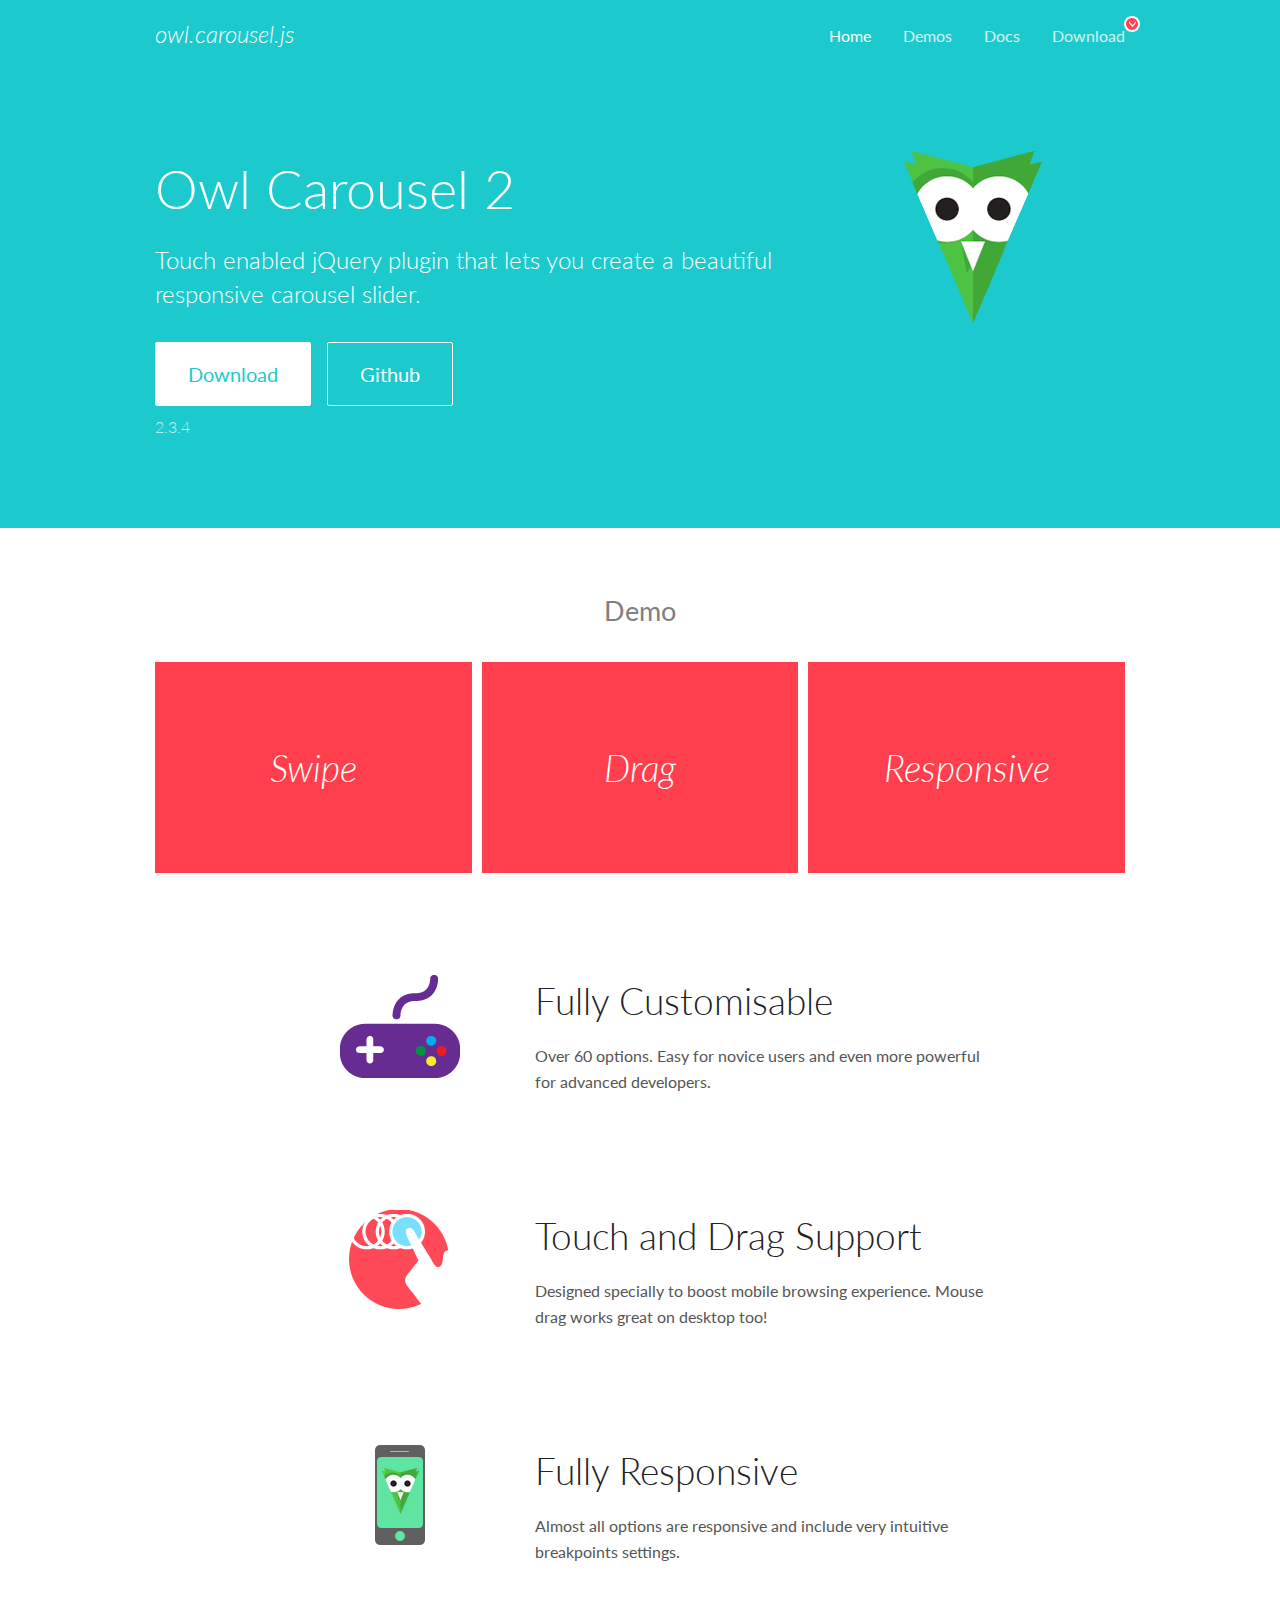
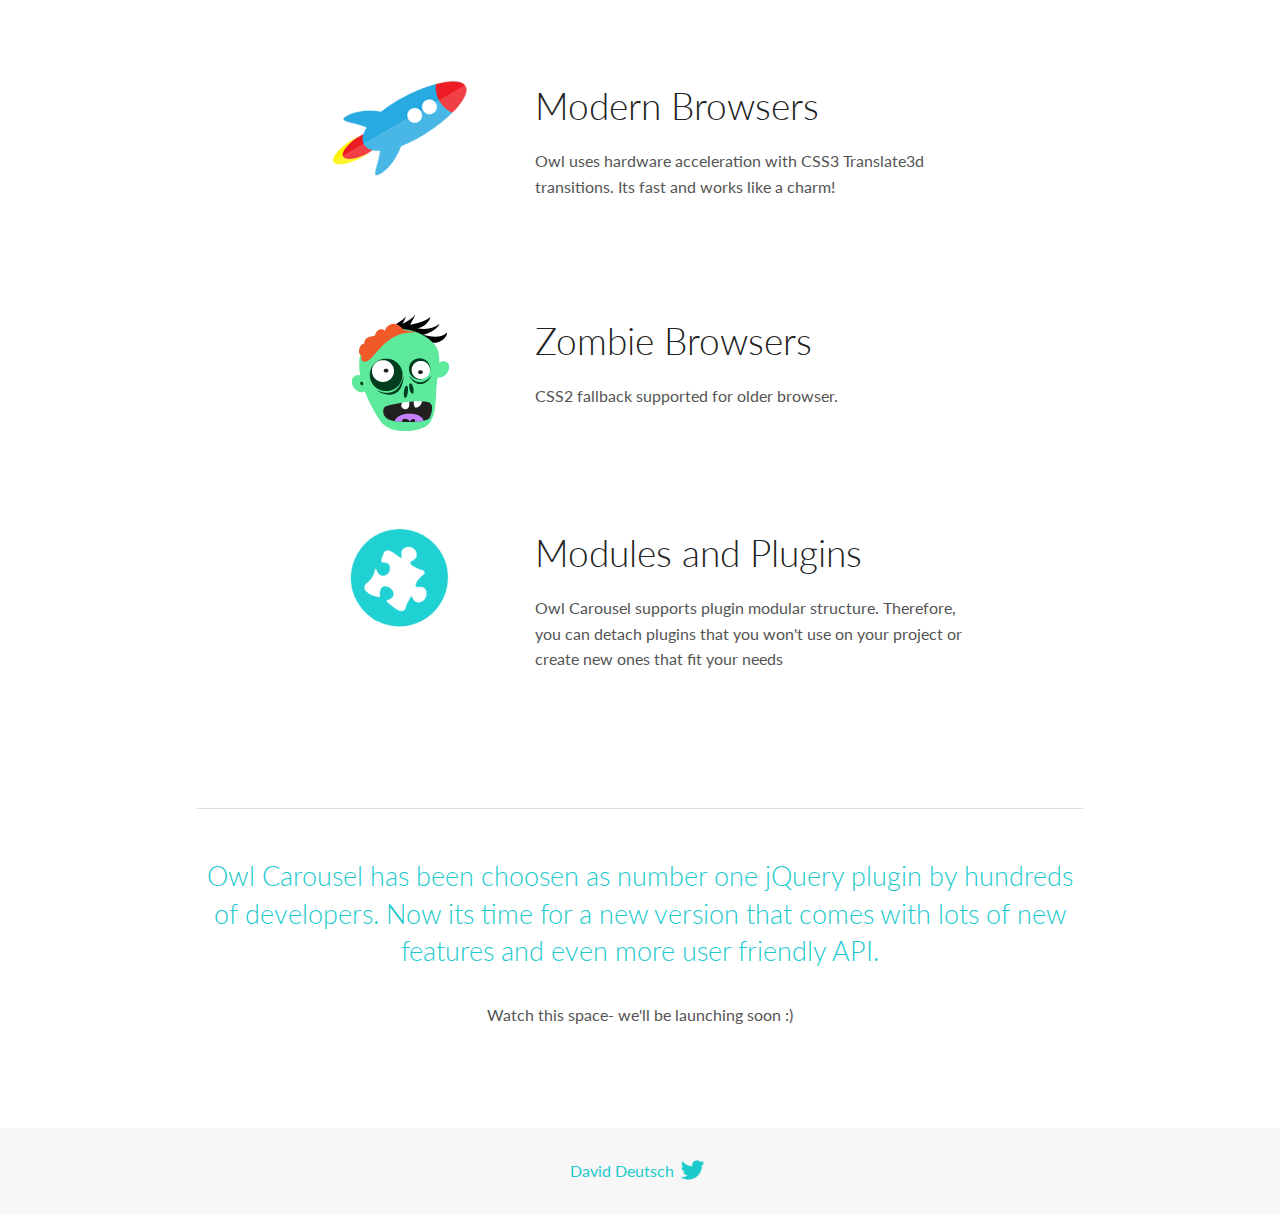
<file: assets/vendars/OwlCarousel2-2.3.4/docs/index.html>
<!DOCTYPE html>
<html lang="en">
  <head>

    <!-- head -->
    <meta charset="utf-8">
    <meta name="msapplication-tap-highlight" content="no" />
    <meta name="viewport" content="width=device-width, initial-scale=1.0" />
    <meta name="description" content="Touch enabled jQuery plugin that lets you create beautiful responsive carousel slider.">
    <meta name="author" content="David Deutsch">
    <title>
      Home | Owl Carousel | 2.3.4
    </title>

    <!-- Stylesheets -->
    <link href='https://fonts.googleapis.com/css?family=Lato:300,400,700,400italic,300italic' rel='stylesheet' type='text/css'>
    <link rel="stylesheet" href="assets/css/docs.theme.min.css">

    <!-- Owl Stylesheets -->
    <link rel="stylesheet" href="assets/owlcarousel/assets/owl.carousel.min.css">
    <link rel="stylesheet" href="assets/owlcarousel/assets/owl.theme.default.min.css">

    <!-- HTML5 shim and Respond.js IE8 support of HTML5 elements and media queries -->

    <!--[if lt IE 9]>
      <script src="https://oss.maxcdn.com/libs/html5shiv/3.7.0/html5shiv.js"></script>
      <script src="https://oss.maxcdn.com/libs/respond.js/1.3.0/respond.min.js"></script>
    <![endif]-->

    <!-- Favicons -->
    <link rel="apple-touch-icon-precomposed" sizes="144x144" href="assets/ico/apple-touch-icon-144-precomposed.png">
    <link rel="shortcut icon" href="assets/ico/favicon.png">
    <link rel="shortcut icon" href="favicon.ico">

    <!-- Yeah i know js should not be in header. Its required for demos.-->

    <!-- javascript -->
    <script src="assets/vendors/jquery.min.js"></script>
    <script src="assets/owlcarousel/owl.carousel.js"></script>
  </head>
  <body>

    <!-- header -->
    <header class="header">
      <div class="row">
        <div class="large-12 columns">
          <div class="brand left">
            <h3>
              <a href="/OwlCarousel2/">owl.carousel.js</a> 
            </h3>
          </div>
          <a id="toggle-nav" class="right">
            <span></span> <span></span> <span></span> 
          </a> 
          <div class="nav-bar">
            <ul class="clearfix">
              <li class="active">
                <a href="/OwlCarousel2/index.html">Home</a> 
              </li>
              <li> <a href="/OwlCarousel2/demos/demos.html">Demos</a>  </li>
              <li> <a href="/OwlCarousel2/docs/started-welcome.html">Docs</a>  </li>
              <li>
                <a href="https://github.com/OwlCarousel2/OwlCarousel2/archive/2.3.4.zip">Download</a> 
                <span class="download"></span> 
              </li>
            </ul>
          </div>
        </div>
      </div>
    </header>

    <!-- home panel -->
    <section id="hero">
      <div class="row">
        <div class="large-8 medium-8 columns">
          <h1>Owl Carousel 2</h1>
          <h4>Touch enabled jQuery plugin that lets you create a beautiful responsive carousel slider.</h4>
          <a href="https://github.com/OwlCarousel2/OwlCarousel2/archive/2.3.4.zip" class="hero-button">Download</a> 
          <a href="https://github.com/OwlCarousel2/OwlCarousel2" class="hero-button outline">Github</a> 
          <p>2.3.4</p>
        </div>
        <div class="large-4 medium-4 columns">
          <img class="owl-logo" src="assets/img/owl-logo.png" alt="mr. Owl">
        </div>
      </div>
    </section>

    <!-- body -->
    <div class="home-demo">
      <div class="row">
        <div class="large-12 columns">
          <h3>Demo</h3>
          <div class="owl-carousel">
            <div class="item">
              <h2>Swipe</h2>
            </div>
            <div class="item">
              <h2>Drag</h2>
            </div>
            <div class="item">
              <h2>Responsive</h2>
            </div>
            <div class="item">
              <h2>CSS3</h2>
            </div>
            <div class="item">
              <h2>Fast</h2>
            </div>
            <div class="item">
              <h2>Easy</h2>
            </div>
            <div class="item">
              <h2>Free</h2>
            </div>
            <div class="item">
              <h2>Upgradable</h2>
            </div>
            <div class="item">
              <h2>Tons of options</h2>
            </div>
            <div class="item">
              <h2>Infinity</h2>
            </div>
            <div class="item">
              <h2>Auto Width</h2>
            </div>
          </div>
        </div>
      </div>
    </div>
    <script>
      var owl = $('.owl-carousel');
      owl.owlCarousel({
        margin: 10,
        loop: true,
        responsive: {
          0: {
            items: 1
          },
          600: {
            items: 2
          },
          1000: {
            items: 3
          }
        }
      })
    </script>

    <!-- features -->
    <div id="features">
      <div class="row">
        <div class="small-12 medium-9 small-centered columns">
          <section class="row feature">
            <div class="medium-4 small-12 columns">
              <img src="assets/img/feature-options.png" alt="">
            </div>
            <div class="medium-8 small-12 columns">
              <h2>Fully Customisable</h2>
              <p>Over 60 options. Easy for novice users and even more powerful for advanced developers.</p>
            </div>
          </section>
          <section class="row feature">
            <div class="medium-4 small-12 columns">
              <img src="assets/img/feature-drag.png" alt="">
            </div>
            <div class="medium-8 small-12 columns">
              <h2>Touch and Drag Support</h2>
              <p>Designed specially to boost mobile browsing experience. Mouse drag works great on desktop too!</p>
            </div>
          </section>
          <section class="row feature">
            <div class="medium-4 small-12 columns">
              <img src="assets/img/feature-responsive.png" alt="">
            </div>
            <div class="medium-8 small-12 columns">
              <h2>Fully Responsive</h2>
              <p>Almost all options are responsive and include very intuitive breakpoints settings.</p>
            </div>
          </section>
          <section class="row feature">
            <div class="medium-4 small-12 columns">
              <img src="assets/img/feature-modern.png" alt="">
            </div>
            <div class="medium-8 small-12 columns">
              <h2>Modern Browsers</h2>
              <p>Owl uses hardware acceleration with CSS3 Translate3d transitions. Its fast and works like a charm! </p>
            </div>
          </section>
          <section class="row feature">
            <div class="medium-4 small-12 columns">
              <img src="assets/img/feature-zombie.png" alt="">
            </div>
            <div class="medium-8 small-12 columns">
              <h2>Zombie Browsers</h2>
              <p>CSS2 fallback supported for older browser.</p>
            </div>
          </section>
          <section class="row feature">
            <div class="medium-4 small-12 columns">
              <img src="assets/img/feature-module.png" alt="">
            </div>
            <div class="medium-8 small-12 columns">
              <h2>Modules and Plugins</h2>
              <p>Owl Carousel supports plugin modular structure. Therefore, you can detach plugins that you won&#x27;t use on your project or create new ones that fit your needs</p>
            </div>
          </section>
        </div>
      </div>
    </div>

    <!-- footer -->
    <section id="teaser-text">
      <div class="row">
        <div class="small-12 medium-11 small-centered columns">
          <hr>
          <h3 id="owl-carousel-has-been-choosen-as-number-one-jquery-plugin-by-hundreds-of-developers-now-its-time-for-a-new-version-that-comes-with-lots-of-new-features-and-even-more-user-friendly-api-">Owl Carousel has been choosen as number one jQuery plugin by hundreds of developers. Now its time for a new version that comes with lots of new features and even more user friendly API.</h3>
          <p>Watch this space- we&#39;ll be launching soon :)</p>
        </div>
      </div>
    </section>

    <!-- footer -->
    <footer class="footer">
      <div class="row">
        <div class="large-12 columns">
          <h5>
            <a href="/OwlCarousel2/docs/support-contact.html">David Deutsch</a> 
            <a id="custom-tweet-button" href="https://twitter.com/share?url=https://github.com/OwlCarousel2/OwlCarousel2&text=Owl Carousel - This is so awesome! " target="_blank"></a> 
          </h5>
        </div>
      </div>
    </footer>

    <!-- vendors -->
    <script src="assets/vendors/highlight.js"></script>
    <script src="assets/js/app.js"></script>
  </body>
</html>
</file>
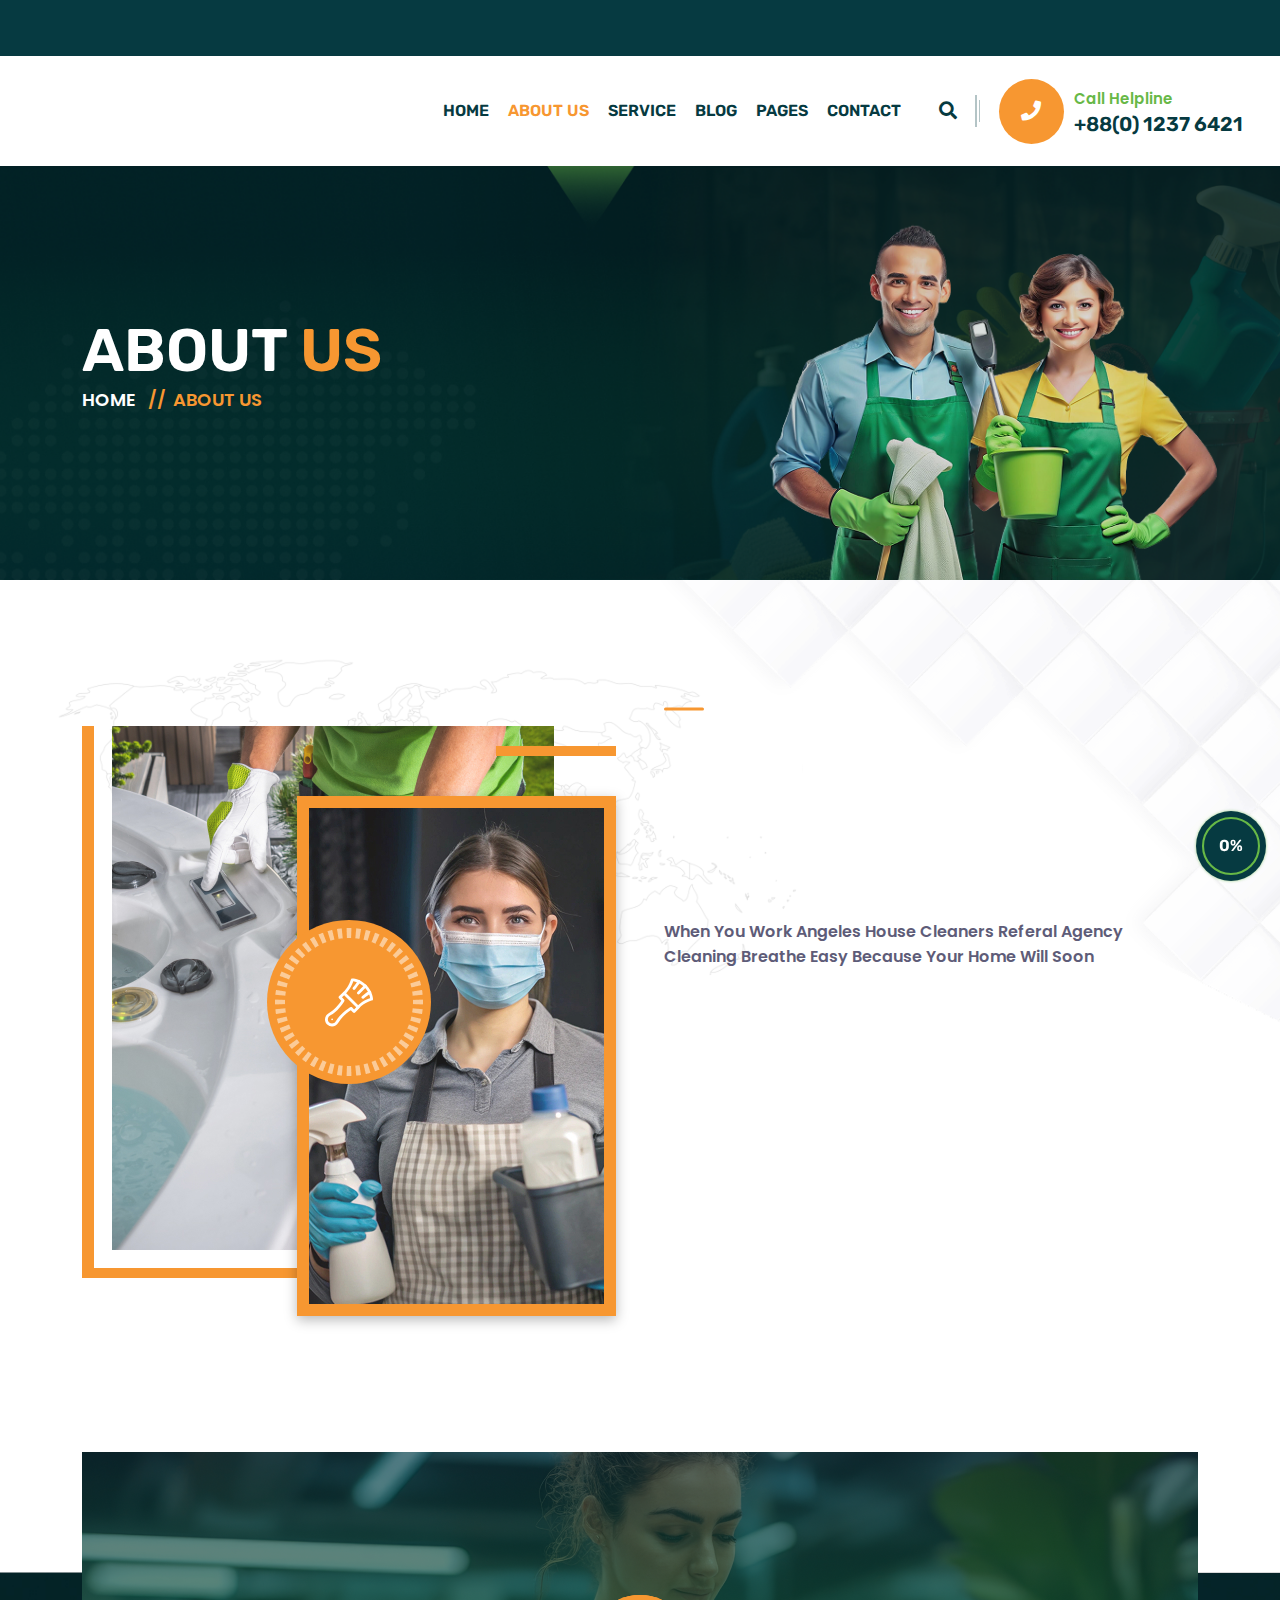
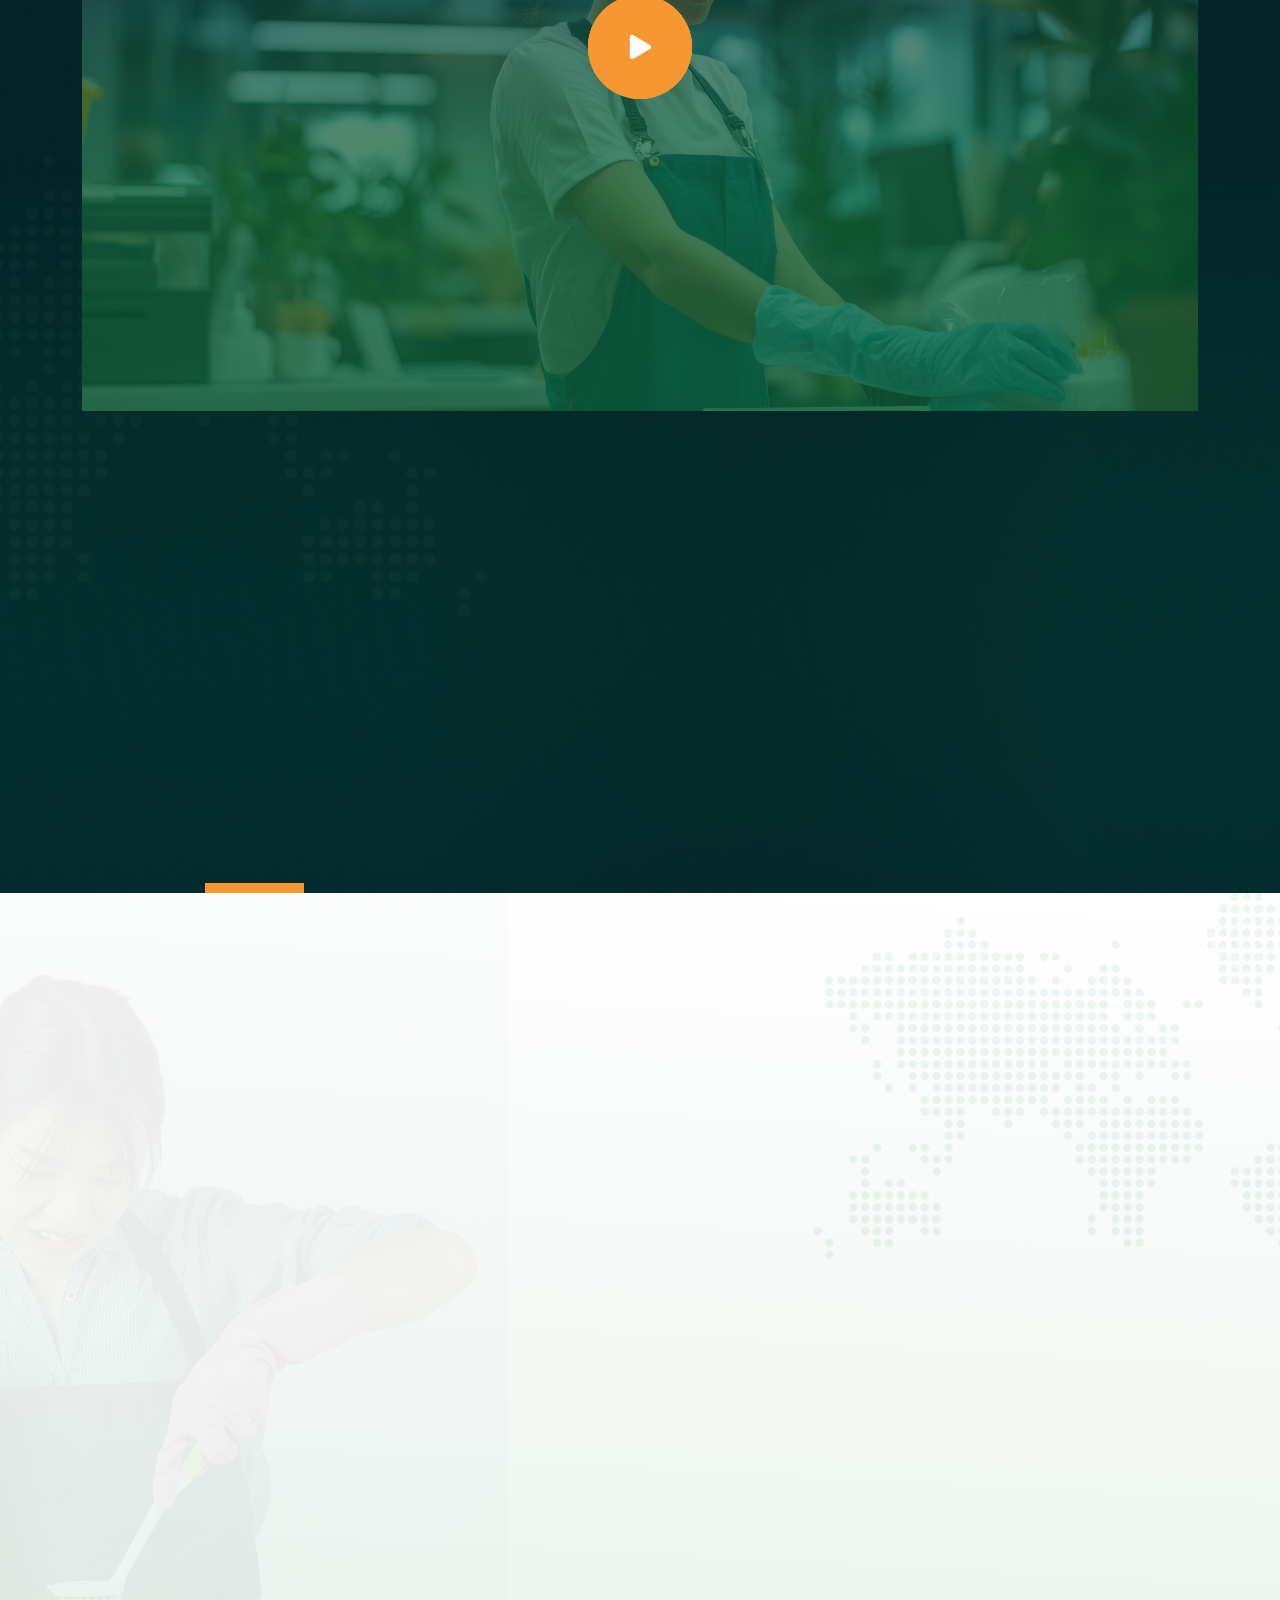
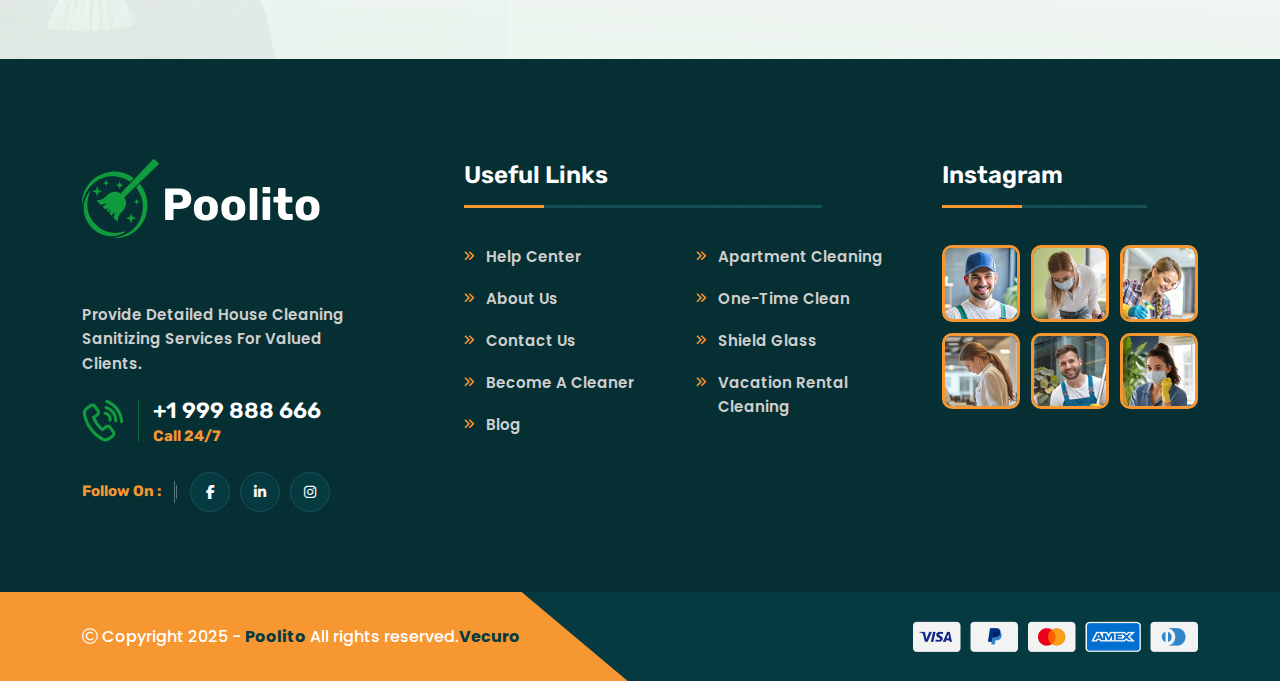
<file: about.html>
<!doctype html>
<html class="no-js" lang="zxx">


<!-- Mirrored from html.vecurosoft.com/poolito/demo/about.html by HTTrack Website Copier/3.x [XR&CO'2014], Wed, 21 May 2025 05:12:32 GMT -->
<head>
    <meta charset="utf-8">
    <meta http-equiv="x-ua-compatible" content="ie=edge">
    <title>Cleaning and pool service template | Vecuro | About</title>
    <meta name="author" content="Vecuro">
    <meta name="description" content="Cleaning and pool About template">
    <meta name="keywords" content="Cleaning and pool About template">
    <meta name="robots" content="INDEX,FOLLOW">

    <!-- Mobile Specific Metas -->
    <meta name="viewport" content="width=device-width, initial-scale=1, shrink-to-fit=no">

    <!-- Favicons - Place favicon.ico in the root directory -->
    <link rel="shortcut icon" href="assets/img/favicon.ico" type="image/x-icon">
    <link rel="icon" href="assets/img/favicon.ico" type="image/x-icon">

    <!--==============================
	  Google Fonts
	============================== --> 
    <link rel="preconnect" href="https://fonts.googleapis.com/">
    <link rel="preconnect" href="https://fonts.gstatic.com/" crossorigin>
    <link href="https://fonts.googleapis.com/css2?family=Fuzzy+Bubbles:wght@400;700&amp;family=Poppins:wght@400;500;600;700;800&amp;family=Rubik:ital,wght@0,300..900;1,300..900&amp;display=swap" rel="stylesheet">


    <!--==============================
	    All CSS File
	============================== -->
    <!-- Bootstrap -->
    <link rel="stylesheet" href="assets/css/bootstrap.min.css">
    <!-- Fontawesome Icon -->
    <link rel="stylesheet" href="assets/css/fontawesome.min.css">
    <!-- Magnific Popup -->
    <link rel="stylesheet" href="assets/css/magnific-popup.min.css">
    <!-- Slick Slider -->
    <link rel="stylesheet" href="assets/css/slick.min.css">
    <!-- animate js -->
    <link rel="stylesheet" href="assets/css/animate.min.css">
    <!-- Theme Custom CSS -->
    <link rel="stylesheet" href="assets/css/style.css">

</head>

<body>


    <!--[if lte IE 9]>
    	<p class="browserupgrade">You are using an <strong>outdated</strong> browser. Please <a href="https://browsehappy.com/">upgrade your browser</a> to improve your experience and security.</p>
  <![endif]-->



    <!--********************************
   		Code Start From Here 
	******************************** -->



    <!--==============================
	Preloader
	==============================-->
    <div class="preloader">
        <button class="vs-btn preloaderCls">Cancel Preloader </button>
        <div class="preloader-inner">
        <img src="assets/img/logo.svg" alt="logo">
        <span class="loader"></span>
        </div>
    </div>
    <!--==============================
    Mobile Menu
    ============================== -->
    <div class="vs-menu-wrapper">
        <div class="vs-menu-area text-center">
            <button class="vs-menu-toggle"><i class="fal fa-times"></i></button>
            <div class="mobile-logo">
                <a href="index.html"><img src="assets/img/logo-dark.svg" alt="cleaning"></a>
            </div>
            <div class="vs-mobile-menu">
                <ul>
                    <li class="menu-item-has-children">
                        <a href="index.html">Home</a>
                        <ul class="sub-menu">
                            <li><a href="index.html">Home Style 1</a></li>
                            <li><a href="index-2.html">Home Style 2</a></li>
                            <li><a href="index-3.html">Home Style 3</a></li>
                        </ul>
                    </li>
                    <li>
                        <a href="about.html">About Us</a>
                    </li>
                    <li class="menu-item-has-children">
                        <a href="service.html">Service</a>
                        <ul class="sub-menu">
                            <li><a href="service.html">Service</a></li>
                            <li><a href="service-details.html">Service Details</a></li>
                        </ul>
                    </li>
                    <li class="menu-item-has-children">
                        <a href="blog.html">Blog</a>
                        <ul class="sub-menu">
                            <li><a href="blog.html">Blog</a></li>
                            <li><a href="blog-details.html">Blog Details</a></li>
                        </ul>
                    </li>
                    <li class="menu-item-has-children mega-menu-wrap">
                        <a href="#">Pages</a>
                        <ul class="mega-menu">
                            <li><a href="shop.html">Pagelist 1</a>
                                <ul>
                                    <li><a href="index.html">Home Style 1</a></li>
                                    <li><a href="index-2.html">Home Style 2</a></li>
                                    <li><a href="index-3.html">Home Style 3</a></li>
                                    <li><a href="about.html">About Us</a></li>
                                </ul>
                            </li>
                            <li><a href="#">Pagelist 2</a>
                                <ul>
                                    <li><a href="blog.html">Blog</a></li>
                                    <li><a href="blog-details.html">Blog Details</a></li>
                                    <li><a href="service.html">service</a></li>
                                    <li><a href="service-details.html">Service Details</a></li>
                                </ul>
                            </li>
                            <li><a href="#">Pagelist 3</a>
                                <ul>
                                    <li><a href="team.html">Team</a></li>
                                    <li><a href="team-details.html">Team Details</a></li>
                                    <li><a href="contact.html">Contact Us</a></li>
                                </ul>
                            </li>
                            <li><a href="#">Pagelist 4</a>
                                <ul>
                                    <li><a href="portfolio.html">portfolio</a></li>
                                    <li><a href="portfolio-details.html">portfolio Details</a></li>
                                    <li><a href="404.html">Error Page</a></li>
                                </ul>
                            </li>
                        </ul>
                    </li>
                    <li>
                        <a href="contact.html">Contact</a>
                    </li>
                </ul>
            </div>
        </div>
    </div>
    <!--==============================
    Popup Search Box
    ============================== -->
    <div class="popup-search-box d-none d-lg-block  ">
        <button class="searchClose"><i class="fal fa-times"></i></button>
        <form action="#">
        <input type="text" class="border-theme" placeholder="What are you looking for">
        <button type="submit"><i class="fal fa-search"></i></button>
        </form>
    </div>
    <!--==============================
    Header Area
    ==============================-->
    <header class="vs-header header-layout1">
        <div class="header-top">
            <div class="main-container2">
                <div class="row justify-content-md-between justify-content-center align-items-center">
                    <div class="col-auto d-md-block d-none">
                        <div class="header-links">
                            <ul>
                                <li><i class="far fa-envelope"></i><a href="mailto:info@example.com">info@example.com</a></li>
                                <li class="d-lg-inline d-none"><i class="far fa-clock"></i>Tuesday - Saturday 8:00 Am - 5:00 Pm</li>
                            </ul>
                        </div>
                    </div>
                    <div class="col-auto">
                        <div class="social-style1">
                            <span class="social-title">Follow Us On :</span>
                            <div class="social-icon">
                                <a href="#"><i class="fab fa-facebook-f"></i></a>
                                <a href="#"><i class="fab fa-linkedin-in"></i></a>
                                <a href="#"><i class="fab fa-instagram"></i></a>
                            </div>
                        </div>
                    </div>
                </div>
            </div>
        </div>
        <div class="sticky-wrapper">
            <div class="sticky-active">
                <div class="menu-area">
                    <div class="main-container2">
                        <div class="row align-items-center justify-content-between">
                            <div class="col-auto">
                                <div class="header-logo">
                                    <a href="index.html">
                                        <img src="assets/img/logo-white.svg" alt="logo">
                                    </a>
                                </div>
                            </div>
                            <div class="col">
                                <nav class="main-menu menu-style1 d-none d-lg-block">
                                    <ul>
                                        <li class="menu-item-has-children">
                                            <a href="index.html">Home</a>
                                            <ul class="sub-menu">
                                                <li><a href="index.html">Home Style 1</a></li>
                                                <li><a href="index-2.html">Home Style 2</a></li>
                                                <li><a href="index-3.html">Home Style 3</a></li>
                                            </ul>
                                        </li>
                                        <li>
                                            <a href="about.html">About Us</a>
                                        </li>
                                        <li class="menu-item-has-children">
                                            <a href="service.html">Service</a>
                                            <ul class="sub-menu">
                                                <li><a href="service.html">Service</a></li>
                                                <li><a href="service-details.html">Service Details</a></li>
                                            </ul>
                                        </li>
                                        <li class="menu-item-has-children">
                                            <a href="blog.html">Blog</a>
                                            <ul class="sub-menu">
                                                <li><a href="blog.html">Blog</a></li>
                                                <li><a href="blog-details.html">Blog Details</a></li>
                                            </ul>
                                        </li>
                                        <li class="menu-item-has-children mega-menu-wrap">
                                            <a href="#">Pages</a>
                                            <ul class="mega-menu">
                                                <li><a href="shop.html">Pagelist 1</a>
                                                    <ul>
                                                        <li><a href="index.html">Home Style 1</a></li>
                                                        <li><a href="index-2.html">Home Style 2</a></li>
                                                        <li><a href="index-3.html">Home Style 3</a></li>
                                                        <li><a href="about.html">About Us</a></li>
                                                    </ul>
                                                </li>
                                                <li><a href="#">Pagelist 2</a>
                                                    <ul>
                                                        <li><a href="blog.html">Blog</a></li>
                                                        <li><a href="blog-details.html">Blog Details</a></li>
                                                        <li><a href="service.html">service</a></li>
                                                        <li><a href="service-details.html">Service Details</a></li>
                                                    </ul>
                                                </li>
                                                <li><a href="#">Pagelist 3</a>
                                                    <ul>
                                                        <li><a href="team.html">Team</a></li>
                                                        <li><a href="team-details.html">Team Details</a></li>
                                                        <li><a href="contact.html">Contact Us</a></li>
                                                    </ul>
                                                </li>
                                                <li><a href="#">Pagelist 4</a>
                                                    <ul>
                                                        <li><a href="portfolio.html">portfolio</a></li>
                                                        <li><a href="portfolio-details.html">portfolio Details</a></li>
                                                        <li><a href="404.html">Error Page</a></li>
                                                    </ul>
                                                </li>
                                            </ul>
                                        </li>
                                        <li>
                                            <a href="contact.html">Contact</a>
                                        </li>
                                    </ul>
                                </nav>
                            </div>
                            <div class="col-auto d-lg-none">
                                <button class="vs-menu-toggle d-inline-block">
                                    <i class="fal fa-bars"></i>                                           
                               </button>
                            </div>
                            <div class="col-auto d-lg-block d-none">
                                <div class="header-inner">
                                    <div class="header-icons">
                                        <button class="searchBoxTggler"><i class="fal fa-search"></i></button>
                                        <a class="icon-btn" href="#"><i class="fa-solid fa-phone"></i></a>
                                    </div>
                                    <div class="contact-content">
                                        <p class="contact-text">Call Helpline</p>
                                        <h6 class="contact-title"><a href="tel:+012325621563">+88(0) 1237 6421</a></h6>
                                    </div>
                                </div>
                            </div>
                        </div>
                    </div>
                </div>
            </div>
        </div>
    </header>
    <!--********************************
			Start Main Content
	******************************** -->
 
        <!--==============================
        Breadcumb
        ============================== -->
        <div class="breadcumb-wrapper " data-bg-src="assets/img/breadcumb/breadcumb-bg.png">
            <div class="container z-index-common">
                <div class="breadcumb-content">
                    <h1 class="breadcumb-title">About <span>Us</span></h1>
                </div>
                <div class="breadcumb-menu-wrap">
                    <ul class="breadcumb-menu">
                        <li><a href="index.html">Home</a></li>
                        <li>about us</li>
                    </ul>
                </div>
            </div>
        </div>
        <!-- About Area  -->
         <section class="about-layout1 space">
            <div class="container custome-space-bottom">
                <div class="row gx-60 g-5 justify-content-center align-items-center">
                    <div class="col-xl-6">
                        <div class="img-box1 wow animate__fadeInUp" data-wow-delay="0.55s">
                                <div class="img-icon">
                                    <img src="assets/img/icon/about-icon1.svg" alt="icon">
                                    <span class="icon-shep">
                                        <img src="assets/img/shapes/about-icon-shape1.png" alt="shape" class="spin">
                                    </span>
                                </div>
                            <div class="img1">
                                <a href="about.html"><img src="assets/img/about/about-img-1-1.jpg" alt="About Image"></a>
                            </div>
                            <div class="img2">
                                <a href="about.html"><img src="assets/img/about/about-img-1-2.jpg" alt="About Image"></a>
                            </div>
                        </div>
                    </div>
                    <div class="col-xl-6">
                        <div class="about-content">
                            <div class="wow animate__fadeInUp" data-wow-delay="0.25s">
                                <div class="title-area title-anime animation-style2">
                                  <span class="sec-subtitle left-shape justify-content-center title-anime__title">ABOUT CLEANING</span>
                                  <h2 class="sec-title title-anime__title">Our Cleaning <span class="title-highlight">Agency</span> For Your City</h2>
                                </div>
                                <p class="about-text">
                                    When you work Angeles House Cleaners Referal Agency cleaning breathe easy because your home will soon
                                </p>
                            </div>
                            <div class="about-box1 wow animate__fadeInUp" data-wow-delay="0.25s">
                                <div class="about-item">
                                    <span class="item-icon">
                                        <img src="assets/img/icon/about-icon2.svg" alt="icon">
                                    </span>
                                    <h2 class="item-title h6">House Cleaning</h2>
                                    <p class="item-text">leaning machine your Ultrasonic parts cleaning dioxide</p>
                                </div>
                                <div class="about-item">
                                    <span class="item-icon">
                                        <img src="assets/img/icon/about-icon3.svg" alt="icon">
                                    </span>
                                    <h2 class="item-title h6">Living Room Cleaning</h2>
                                    <p class="item-text">leaning machine your Ultrasonic parts cleaning dioxide</p>
                                </div>
                            </div>
                            <div class="about-inner wow animate__fadeInUp" data-wow-delay="0.25s">
                                <a class="vs-btn2" href="about.html">Book service <i class="far fa-long-arrow-right"></i></a>
                                <div class="author-box">
                                    <img src="assets/img/about/author-img.jpg" alt="author image">
                                    <div class="author-content">
                                        <h2 class="title h5">D.markwin</h2>
                                        <p class="desi">Co-founder</p>
                                    </div>
                                </div>
                            </div>
                            <div class="about-notice wow animate__fadeInUp" data-wow-delay="0.30s">
                                <span class="notice-icon"><img src="assets/img/icon/about-icon4.svg" alt="icon"></span>
                                <p class="notice-text">Give Your Home A Deep Clean for aesthetic.</p>
                            </div>
                        </div>
                    </div>
                </div>
            </div>
            <span class="shape-mockup z-index-n1 d-lg-block d-none" style="left: 52px; top: 0px;"><img src="assets/img/shapes/about-shape-1-1.png" alt="counter element"></span>
            <span class="shape-mockup z-index-n1" style="right: 0; top: 0px;"><img src="assets/img/shapes/about-shape-1-2.png" alt="counter element"></span>
         </section>
        <!-- About Area End -->
        <!-- Client Area  -->
         <section class="vs-client__layout1 space-bottom" data-bg-src="assets/img/bg/client-bg1.jpg">
            <div class="container">
                <div class="video-style1 background-image" data-bg-src="assets/img/bg/video-bg1.png">
                    <div class="row justify-content-center">
                        <div class="video-area text-center">
                            <a href="https://www.youtube.com/watch?v=moYayPRgaY0" class="play-btn popup-video">
                                <i class="fas fa-play"></i>
                            </a>
                        </div>
                        <div class="col-xl-6">
                            <div class="title-area text-center wow animate__fadeInUp title-anime animation-style2" data-wow-delay="0.3s" style="visibility: visible; animation-delay: 0.3s; animation-name: fadeInUp;">
                                <h2 class="sec-title title-anime__title">Most Trusted service</h2>
                                <a class="vs-btn2" href="about.html">Book service <i class="far fa-long-arrow-right"></i></a>
                            </div>
                        </div>
                    </div>
                </div>
            </div>
            <div class="container">
                <div class="row g-5">
                    <div class="col-xl-5 position-relative wow animate__fadeInUp">
                        <div class="title-area title-anime animation-style5">
                            <span class="sec-subtitle left-shape justify-content-center title-anime__title">ABOUT CLEANING</span>
                            <h2 class="sec-title text-white title-anime__title">Excellent <span class="title-highlight">Service</span> cleaning</h2>
                        </div>
                        <div class="vs-client__inner">
                            <div class="author-img">
                                <img src="assets/img/cleaning/cleaning-tumb-1.png" alt="cleaning tumb">
                            </div>
                            <div class="vs-client__content">
                                <span class="vs-client__subtitle">57+</span>
                                <p class="vs-client__text">Members</p>
                            </div>
                        </div>
                        <span class="shape-mockup vs-slider-shape-1  d-xl-block d-none" style="right: 35px; top: -35px;" ><img src="assets/img/shapes/cleaning-shapes-1.png" alt="counter element"></span>
                    </div>
                    <div class="col-xl-7">
                        <div class="row gx-3 gy-3">
                            <div class="col-xl-4 col-6 col-md-4 wow animate__fadeInUp" data-wow-delay="0.25s">
                                <div class="vs-client__brand">
                                    <img src="assets/img/brand/brand-1.png" alt="Brand Images">
                                </div>
                            </div>
                            <div class="col-xl-4 col-6 col-md-4 wow animate__fadeInUp" data-wow-delay="0.35s">
                                <div class="vs-client__brand">
                                    <img src="assets/img/brand/brand-2.png" alt="Brand Images">
                                </div>
                            </div>
                            <div class="col-xl-4 col-6 col-md-4 wow animate__fadeInUp" data-wow-delay="0.45s">
                                <div class="vs-client__brand">
                                    <img src="assets/img/brand/brand-3.png" alt="Brand Images">
                                </div>
                            </div>
                            <div class="col-xl-4 col-6 col-md-4 wow animate__fadeInUp" data-wow-delay="0.65s">
                                <div class="vs-client__brand">
                                    <img src="assets/img/brand/brand-4.png" alt="Brand Images">
                                </div>
                            </div>
                            <div class="col-xl-4 col-6 col-md-4 wow animate__fadeInUp" data-wow-delay="0.75s">
                                <div class="vs-client__brand">
                                    <img src="assets/img/brand/brand-5.png" alt="Brand Images">
                                </div>
                            </div>
                            <div class="col-xl-4 col-6 col-md-4 wow animate__fadeInUp" data-wow-delay="0.85s">
                                <div class="vs-client__brand">
                                    <img src="assets/img/brand/brand-1.png" alt="Brand Images">
                                </div>
                            </div>
                        </div>
                    </div>
                </div>
            </div>
            <div class="common-line shape-mockup d-none d-xxl-block" style="top: -7px;">
                <img src="assets/img/shapes/line-shep.png" alt="shapes">
            </div>
         </section>
        <!-- Client Area End -->
        <!-- Team Area  -->
         <section class="vs-team__layout1 bg-linear space">
            <div class="container">
                <div class="row justify-content-center">
                    <div class="col-lg-6">
                        <div class="title-area text-center wow animate__fadeInUp title-anime animation-style5" data-wow-delay="0.25s">
                            <span class="sec-subtitle justify-content-center title-anime__title">MEET OUR TEAM</span>
                            <h2 class="sec-title title-anime__title">We have a expert team</h2>
                        </div>
                    </div>
                </div>
                <div class="row vs-carousel" data-slide-show="4" data-ml-slide-show="3" data-lg-slide-show="3" data-md-slide-show="2" data-sm-slide-show="2" data-autoplay="true" data-arrows="true">
                    <div class="col-xl-3 wow animate__fadeInUp" data-wow-delay="0.25s">
                        <div class="vs-team__style1">
                            <div class="vs-team__img">
                                <a href="team.html">
                                    <img src="assets/img/team/team-img-1-1.png" alt="Team Image">
                                </a>
                                <div class="vs-team__social--media">
                                    <a href="javascript:void(0)"><i class="fab fa-facebook-f"></i></a>
                                    <a href="javascript:void(0)"><i class="fa-brands fa-x-twitter"></i></a>
                                    <a href="javascript:void(0)"><i class="fab fa-instagram"></i></a>
                                </div>
                            </div>
                            <div class="vs-team__content">
                                <h2 class="vs-team__title"><a href="team.html">erica hanson</a></h2>
                                <p class="vs-team__subtitle">Supervisor</p>
                            </div>
                        </div>
                    </div>
                    <div class="col-xl-3 wow animate__fadeInUp" data-wow-delay="0.35s">
                        <div class="vs-team__style1">
                            <div class="vs-team__img">
                                <a href="team.html">
                                    <img src="assets/img/team/team-img-1-2.png" alt="Team Image">
                                </a>
                                <div class="vs-team__social--media">
                                    <a href="javascript:void(0)"><i class="fab fa-facebook-f"></i></a>
                                    <a href="javascript:void(0)"><i class="fa-brands fa-x-twitter"></i></a>
                                    <a href="javascript:void(0)"><i class="fab fa-instagram"></i></a>
                                </div>
                            </div>
                            <div class="vs-team__content">
                                <h2 class="vs-team__title"><a href="team.html">Alexandra Dario</a></h2>
                                <p class="vs-team__subtitle">founder, CEO</p>
                            </div>
                        </div>
                    </div>
                    <div class="col-xl-3 wow animate__fadeInUp" data-wow-delay="0.45s">
                        <div class="vs-team__style1">
                            <div class="vs-team__img">
                                <a href="team.html">
                                    <img src="assets/img/team/team-img-1-3.png" alt="Team Image">
                                </a>
                                <div class="vs-team__social--media">
                                    <a href="javascript:void(0)"><i class="fab fa-facebook-f"></i></a>
                                    <a href="javascript:void(0)"><i class="fa-brands fa-x-twitter"></i></a>
                                    <a href="javascript:void(0)"><i class="fab fa-instagram"></i></a>
                                </div>
                            </div>
                            <div class="vs-team__content">
                                <h2 class="vs-team__title"><a href="team.html">emely jonson</a></h2>
                                <p class="vs-team__subtitle">office cleaner</p>
                            </div>
                        </div>
                    </div>
                    <div class="col-xl-3 wow animate__fadeInUp" data-wow-delay="0.55s">
                        <div class="vs-team__style1">
                            <div class="vs-team__img">
                                <a href="team.html">
                                    <img src="assets/img/team/team-img-1-4.png" alt="Team Image">
                                </a>
                                <div class="vs-team__social--media">
                                    <a href="javascript:void(0)"><i class="fab fa-facebook-f"></i></a>
                                    <a href="javascript:void(0)"><i class="fa-brands fa-x-twitter"></i></a>
                                    <a href="javascript:void(0)"><i class="fab fa-instagram"></i></a>
                                </div>
                            </div>
                            <div class="vs-team__content">
                                <h2 class="vs-team__title"><a href="team.html">Tonoy Rahomon</a></h2>
                                <p class="vs-team__subtitle">Supervisor</p>
                            </div>
                        </div>
                    </div>
                    <div class="col-xl-3 wow animate__fadeInUp" data-wow-delay="0.65s">
                        <div class="vs-team__style1">
                            <div class="vs-team__img">
                                <a href="team.html">
                                    <img src="assets/img/team/team-img-1-5.png" alt="Team Image">
                                </a>
                                <div class="vs-team__social--media">
                                    <a href="javascript:void(0)"><i class="fab fa-facebook-f"></i></a>
                                    <a href="javascript:void(0)"><i class="fa-brands fa-x-twitter"></i></a>
                                    <a href="javascript:void(0)"><i class="fab fa-instagram"></i></a>
                                </div>
                            </div>
                            <div class="vs-team__content">
                                <h2 class="vs-team__title"><a href="team.html">Rivan islam</a></h2>
                                <p class="vs-team__subtitle">Supervisor</p>
                            </div>
                        </div>
                    </div>
                </div>
            </div>
            <span class="shape-mockup" style="right: 0; top: 0px;"><img src="assets/img/shapes/service-shape-1.png" alt="team element"></span>
            <span class="shape-mockup z-index-n1" style="left: 0; bottom: 0px;"><img src="assets/img/shapes/team-shep1.png" alt="team element"></span>
         </section>
        <!-- Team Area End -->
   
    <!--********************************
			End Main Content
	******************************** -->
 
    <!--==============================
			Footer Area
	==============================-->
    <footer class="footer-wrapper  footer-layout1">
        <div class="widget-area position-relative" data-bg-src="assets/img/bg/footer-bg-1-1.jpg">
            <div class="container">
                <div class="row g-4 justify-content-xl-center">
                    <div class="col-xl-4 col-md-6">
                        <div class="widget footer-widget">
                            <div class="vs-widget-about">
                                <div class="footer-logo">
                                    <a href="index.html"><img src="assets/img/logo.svg" alt="logo"></a>
                                </div>
                                <p class="footer-text">
                                    provide detailed house cleaning sanitizing services for valued clients.
                                </p>
                                <div class="contact-box">
                                    <span class="icon"><img src="assets/img/icon/call-icon.svg" alt="icon"></span>
                                    <div class="contact-content">
                                        
                                        <h6 class="contact-title"><a href="#">+1 999 888 666</a></h6>
                                        <p class="contact-text">call 24/7</p>
                                    </div>
                                </div>
                                
                                <div class="social-style1">
                                    <span class="social-title">Follow On :</span>
                                    <div class="social-icon">
                                        <a href="#"><i class="fab fa-facebook-f"></i></a>
                                        <a href="#"><i class="fab fa-linkedin-in"></i></a>
                                        <a href="#"><i class="fab fa-instagram"></i></a>
                                    </div>
                                </div>
                            </div>
                        </div>
                    </div>
                    <div class="col-xl-5 col-md-6 ">
                        <div class="widget widget_categories  footer-widget">
                            <h3 class="widget_title">Useful Links</h3>
                            <ul>
                                <li><a href="contact.html">Help center</a></li>
                                <li><a href="about.html">About Us</a></li>
                                <li><a href="contact.html">Contact Us</a></li>
                                <li><a href="#">Become A Cleaner</a></li>
                                <li><a href="blog.html">Blog</a></li>
                                <li><a href="#">apartment cleaning</a></li>
                                <li><a href="#">one-time clean</a></li>
                                <li><a href="#">shield glass</a></li>
                                <li><a href="#">Vacation Rental Cleaning</a></li>
                            </ul>
                        </div>
                    </div>
                    <div class="col-xl-3 col-md-6">
                        <div class="widget footer-widget">
                            <h3 class="widget_title">Instagram</h3>
                            <div class="sidebar-gallery">
                                <div class="gallery-thumb">
                                    <img src="assets/img/gallery/gallery-img-1-1.jpg" alt="Gallery Image" class="w-100">
                                    <a href="assets/img/gallery/gallery-img-1-1.jpg" class="popup-image gal-btn"><i class="far fa-search-plus"></i></a>
                                </div>
                                <div class="gallery-thumb">
                                    <img src="assets/img/gallery/gallery-img-1-2.jpg" alt="Gallery Image" class="w-100">
                                    <a href="assets/img/gallery/gallery-img-1-2.jpg" class="popup-image gal-btn"><i class="far fa-search-plus"></i></a>
                                </div>
                                <div class="gallery-thumb">
                                    <img src="assets/img/gallery/gallery-img-1-3.jpg" alt="Gallery Image" class="w-100">
                                    <a href="assets/img/gallery/gallery-img-1-3.jpg" class="popup-image gal-btn"><i class="far fa-search-plus"></i></a>
                                </div>
                                <div class="gallery-thumb">
                                    <img src="assets/img/gallery/gallery-img-1-4.jpg" alt="Gallery Image" class="w-100">
                                    <a href="assets/img/gallery/gallery-img-1-4.jpg" class="popup-image gal-btn"><i class="far fa-search-plus"></i></a>
                                </div>
                                <div class="gallery-thumb">
                                    <img src="assets/img/gallery/gallery-img-1-5.jpg" alt="Gallery Image" class="w-100">
                                    <a href="assets/img/gallery/gallery-img-1-5.jpg" class="popup-image gal-btn"><i class="far fa-search-plus"></i></a>
                                </div>
                                <div class="gallery-thumb">
                                    <img src="assets/img/gallery/gallery-img-1-6.jpg" alt="Gallery Image" class="w-100">
                                    <a href="assets/img/gallery/gallery-img-1-6.jpg" class="popup-image gal-btn"><i class="far fa-search-plus"></i></a>
                                </div>
                            </div>
                        </div>
                    </div>
                </div>
            </div>
           
            <div class="common-line shape-mockup d-none d-xxl-block" style="top: -7px;">
                <img src="assets/img/shapes/line-shep.png" alt="shapes">
            </div>
        </div>
        <div class="copyright-wrap">
            <div class="container">
                <div class="row justify-content-xl-between justify-content-center align-items-center">
                    <div class="col-auto">
                        <p class="copyright-text"><i class="fal fa-copyright"></i> Copyright 2025 - <a href="index.html">Poolito</a> All rights reserved.<a href="https://themeforest.net/user/vecuro_themes">Vecuro</a></p>
                    </div>
                    <div class="col-auto">
                        <div class="copyright-img">
                            <a href="#"><img src="assets/img/default/payment-img.svg" alt="payment img"></a>
                        </div>
                    </div>
                </div>
            </div>
        </div>
    </footer> 
    <!-- Scroll To Top -->
    <button class="back-to-top" id="backToTop" aria-label="Back to Top">
        <span class="progress-circle">
                <svg viewBox="0 0 100 100">
                    <circle class="bg" cx="50" cy="50" r="40"></circle>
                    <circle class="progress" cx="50" cy="50" r="40"></circle>
                </svg>
                <span class="progress-percentage" id="progressPercentage">0%</span>
        </span>
      </button>

    <!--********************************
			Code End  Here 
	******************************** -->

    <!--==============================
        All Js File
    ============================== -->
    <!-- Jquery -->
    <script src="assets/js/vendor/jquery-3.7.1.min.js"></script>
    <!-- Slick Slider -->
    <script src="assets/js/slick.min.js"></script>
    <!-- Bootstrap -->
    <script src="assets/js/bootstrap.min.js"></script>
    <!-- Magnific Popup -->
    <script src="assets/js/jquery.magnific-popup.min.js"></script>
    <!-- imagesloaded -->
    <script src="assets/js/imagesloaded.pkgd.min.js"></script>
    <!-- Gsap -->
    <script src="assets/js/gsap.min.js"></script>
    <!-- ScrollTrigger -->
    <script src="assets/js/ScrollTrigger.min.js"></script>
    <!-- Gsap ScrollTo Plugin -->
    <script src="assets/js/gsap-scroll-to-plugin.js"></script>
    <!-- Split Text -->
    <script src="assets/js/SplitText.js"></script>
    <!-- lenis -->
    <script src="assets/js/lenis.min.js"></script>
    <!-- wow js -->
    <script src="assets/js/wow.min.js"></script>
    <!-- Main Js File -->
    <script src="assets/js/main.js"></script>
   


</body>


<!-- Mirrored from html.vecurosoft.com/poolito/demo/about.html by HTTrack Website Copier/3.x [XR&CO'2014], Wed, 21 May 2025 05:12:33 GMT -->
</html>
</file>
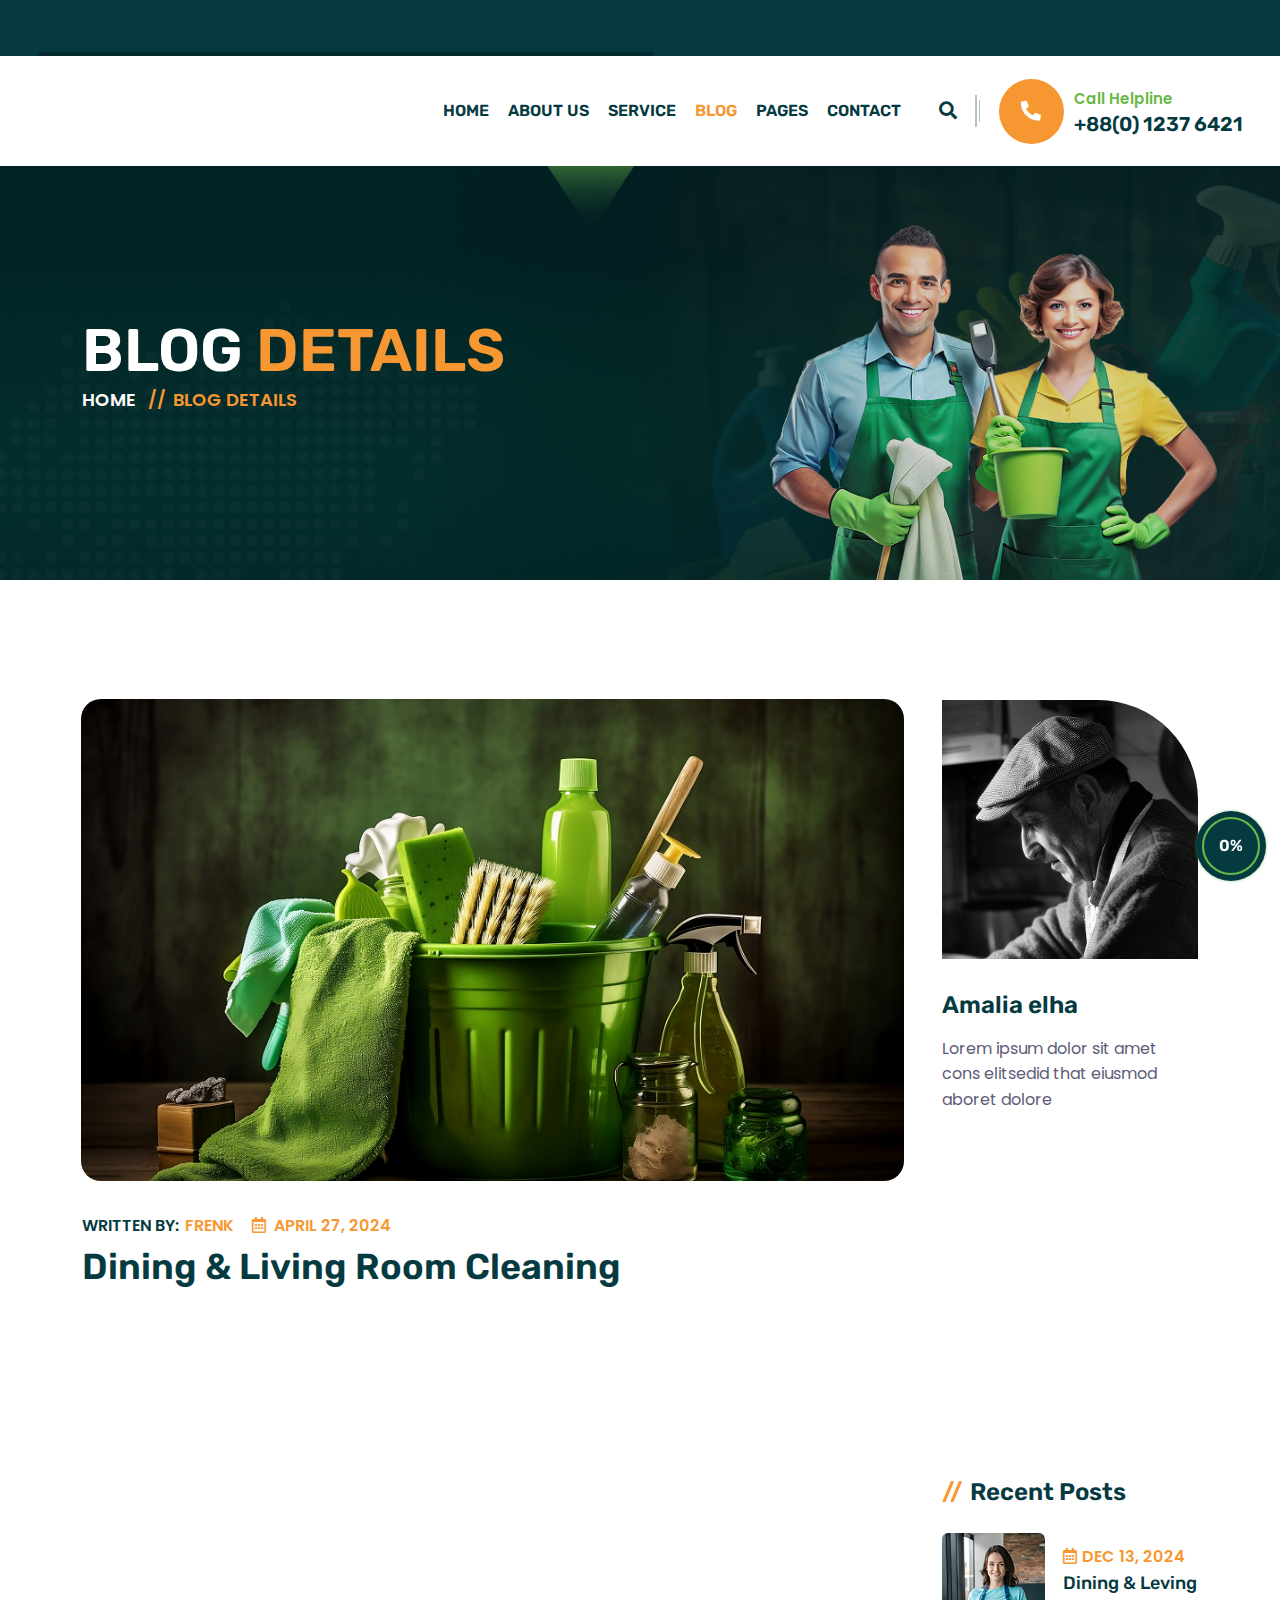
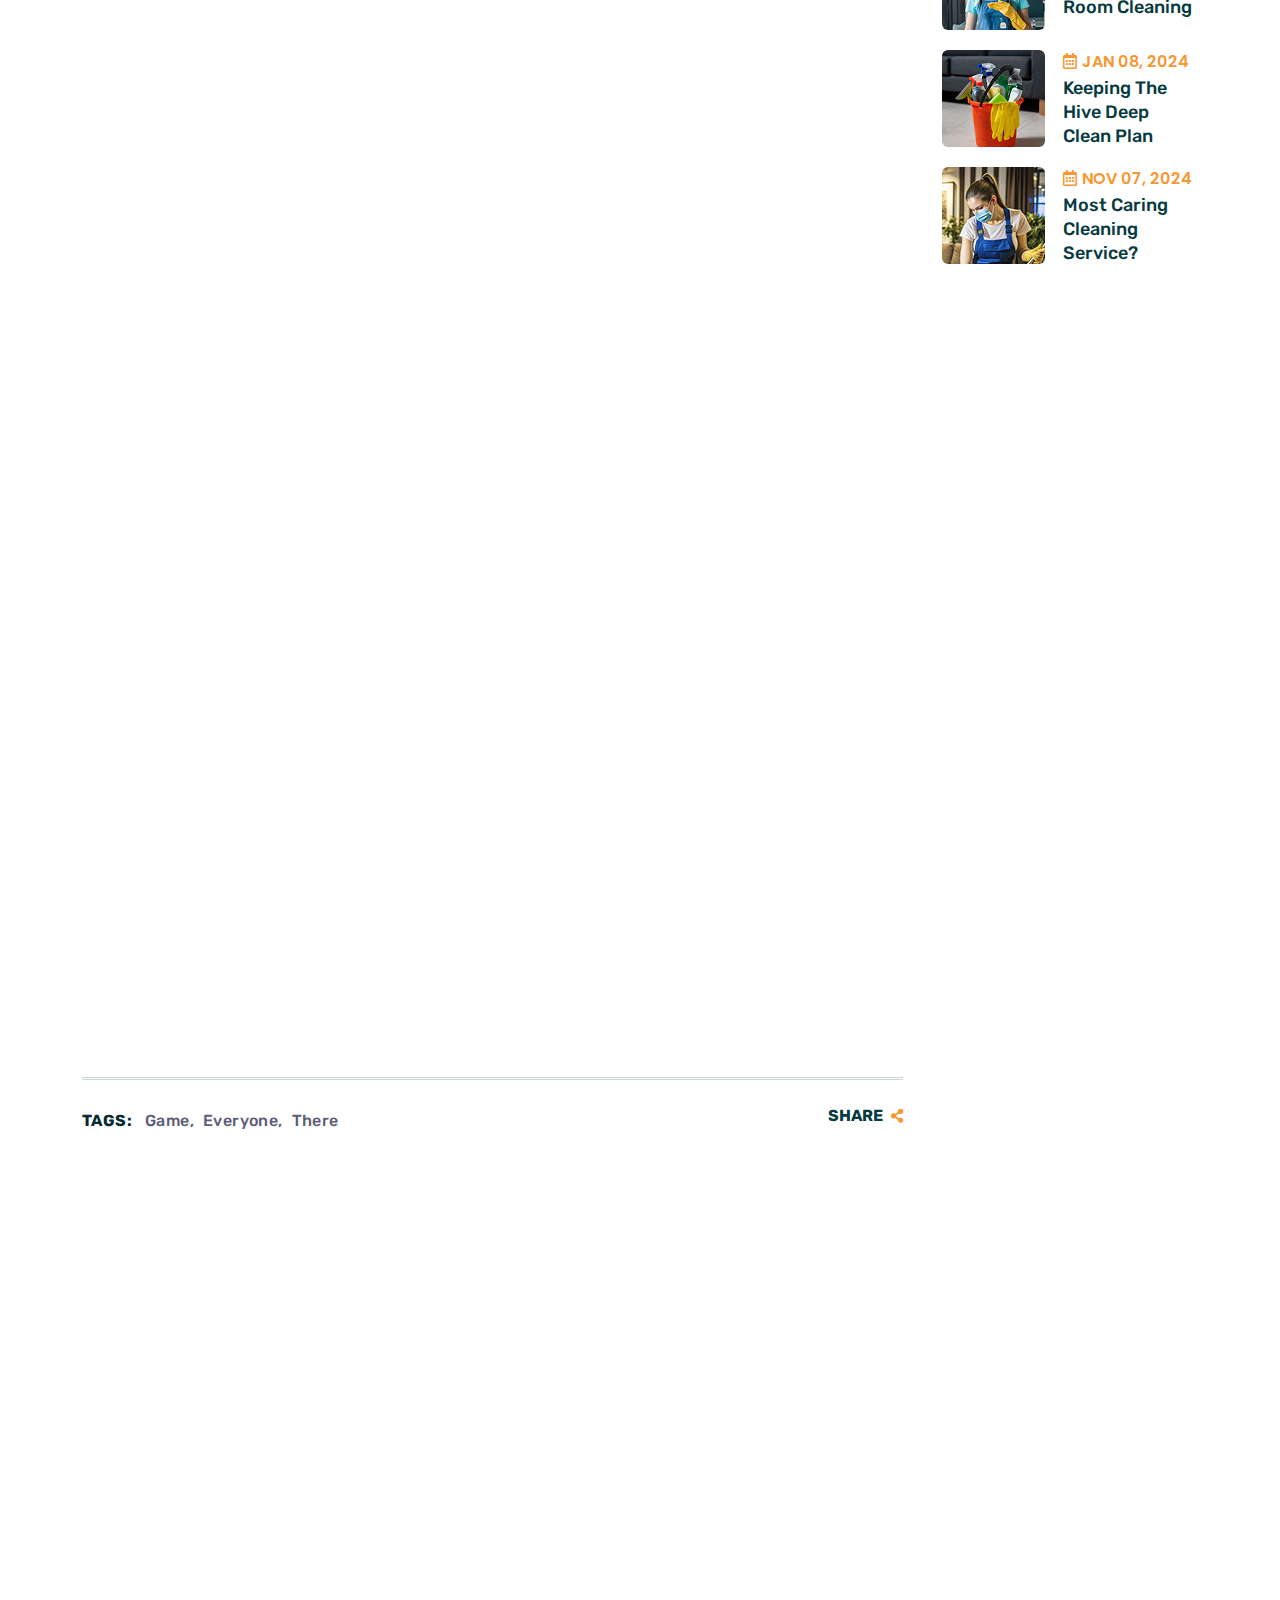
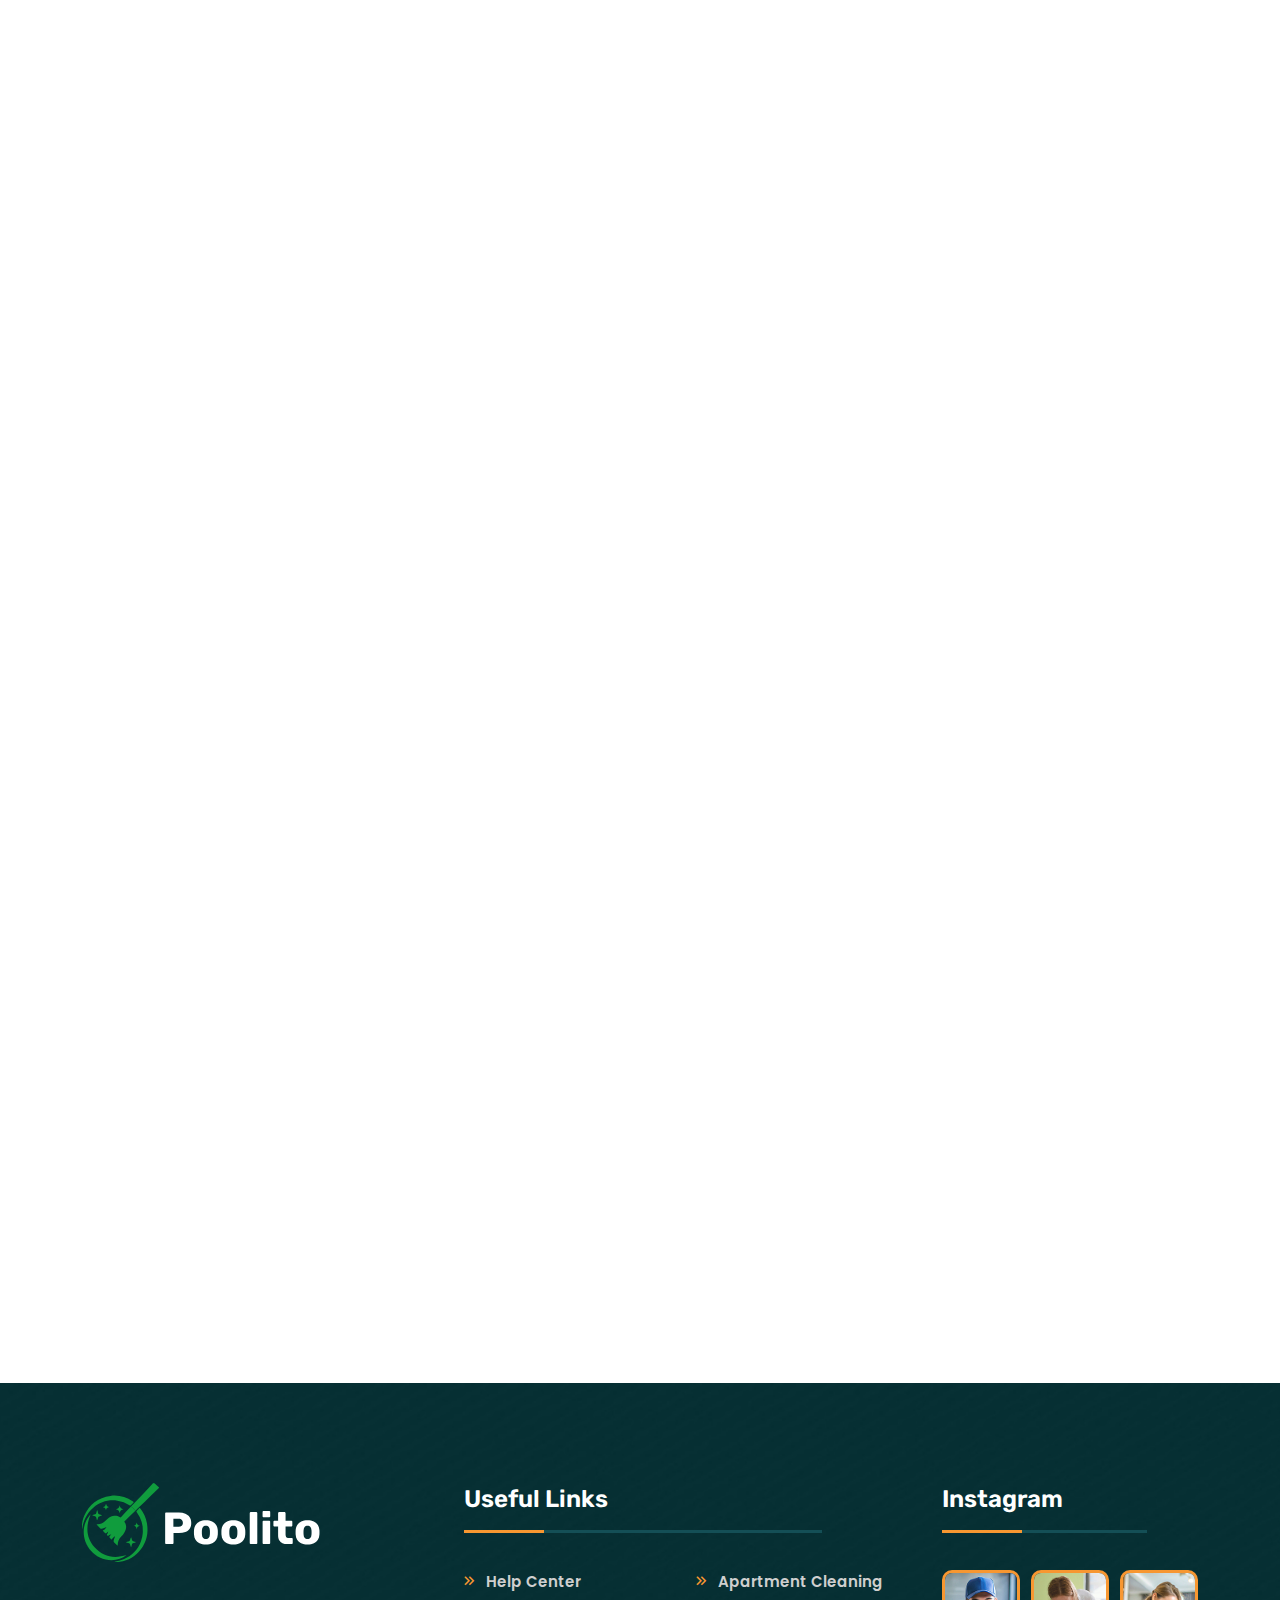
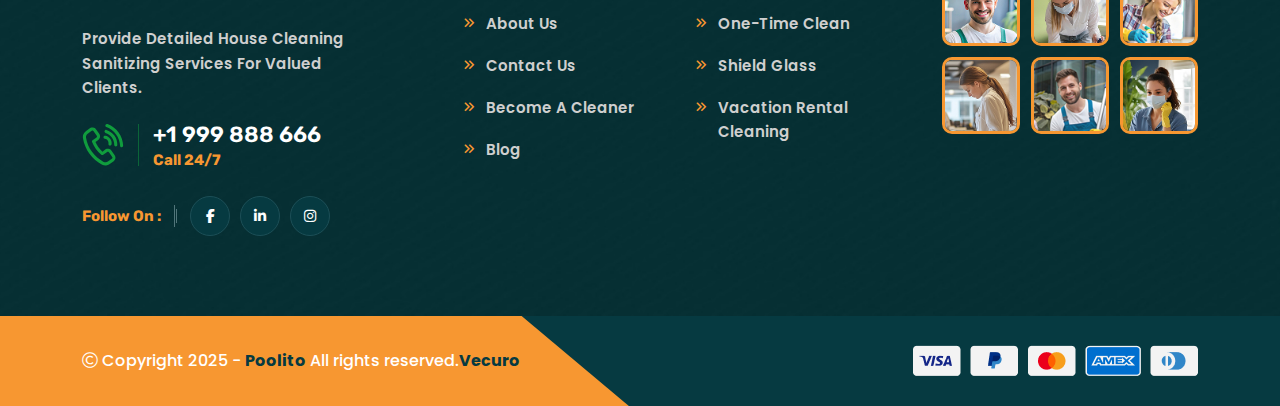
<file: blog-details.html>
<!doctype html>
<html class="no-js" lang="zxx">


<!-- Mirrored from html.vecurosoft.com/poolito/demo/blog-details.html by HTTrack Website Copier/3.x [XR&CO'2014], Wed, 21 May 2025 05:12:37 GMT -->
<head>
    <meta charset="utf-8">
    <meta http-equiv="x-ua-compatible" content="ie=edge">
    <title>Cleaning and pool service template | Vecuro | Blog Details</title>
    <meta name="author" content="Vecuro">
    <meta name="description" content="Cleaning and pool Blog Details template">
    <meta name="keywords" content="Cleaning and pool Blog Details template">
    <meta name="robots" content="INDEX,FOLLOW">

    <!-- Mobile Specific Metas -->
    <meta name="viewport" content="width=device-width, initial-scale=1, shrink-to-fit=no">

    <!-- Favicons - Place favicon.ico in the root directory -->
    <link rel="shortcut icon" href="assets/img/favicon.ico" type="image/x-icon">
    <link rel="icon" href="assets/img/favicon.ico" type="image/x-icon">

    <!--==============================
	  Google Fonts
	============================== --> 
    <link rel="preconnect" href="https://fonts.googleapis.com/">
    <link rel="preconnect" href="https://fonts.gstatic.com/" crossorigin>
    <link href="https://fonts.googleapis.com/css2?family=Fuzzy+Bubbles:wght@400;700&amp;family=Poppins:wght@400;500;600;700;800&amp;family=Rubik:ital,wght@0,300..900;1,300..900&amp;display=swap" rel="stylesheet">


    <!--==============================
	    All CSS File
	============================== -->
    <!-- Bootstrap -->
    <link rel="stylesheet" href="assets/css/bootstrap.min.css">
    <!-- Fontawesome Icon -->
    <link rel="stylesheet" href="assets/css/fontawesome.min.css">
    <!-- Magnific Popup -->
    <link rel="stylesheet" href="assets/css/magnific-popup.min.css">
    <!-- Slick Slider -->
    <link rel="stylesheet" href="assets/css/slick.min.css">
    <!-- animate js -->
    <link rel="stylesheet" href="assets/css/animate.min.css">
    <!-- Theme Custom CSS -->
    <link rel="stylesheet" href="assets/css/style.css">

</head>

<body>


    <!--[if lte IE 9]>
    	<p class="browserupgrade">You are using an <strong>outdated</strong> browser. Please <a href="https://browsehappy.com/">upgrade your browser</a> to improve your experience and security.</p>
  <![endif]-->



    <!--********************************
   		Code Start From Here 
	******************************** -->


    <!--==============================
	Preloader
	==============================-->
    <div class="preloader">
        <button class="vs-btn preloaderCls">Cancel Preloader </button>
        <div class="preloader-inner">
        <img src="assets/img/logo.svg" alt="logo">
        <span class="loader"></span>
        </div>
    </div>

    <!--==============================
    Mobile Menu
    ============================== -->
    <div class="vs-menu-wrapper">
        <div class="vs-menu-area text-center">
            <button class="vs-menu-toggle"><i class="fal fa-times"></i></button>
            <div class="mobile-logo">
                <a href="index.html"><img src="assets/img/logo-dark.svg" alt="cleaning"></a>
            </div>
            <div class="vs-mobile-menu">
                <ul>
                    <li class="menu-item-has-children">
                        <a href="index.html">Home</a>
                        <ul class="sub-menu">
                            <li><a href="index.html">Home Style 1</a></li>
                            <li><a href="index-2.html">Home Style 2</a></li>
                            <li><a href="index-3.html">Home Style 3</a></li>
                        </ul>
                    </li>
                    <li>
                        <a href="about.html">About Us</a>
                    </li>
                    <li class="menu-item-has-children">
                        <a href="service.html">Service</a>
                        <ul class="sub-menu">
                            <li><a href="service.html">Service</a></li>
                            <li><a href="service-details.html">Service Details</a></li>
                        </ul>
                    </li>
                    <li class="menu-item-has-children">
                        <a href="blog.html">Blog</a>
                        <ul class="sub-menu">
                            <li><a href="blog.html">Blog</a></li>
                            <li><a href="blog-details.html">Blog Details</a></li>
                        </ul>
                    </li>
                    <li class="menu-item-has-children mega-menu-wrap">
                        <a href="#">Pages</a>
                        <ul class="mega-menu">
                            <li><a href="shop.html">Pagelist 1</a>
                                <ul>
                                    <li><a href="index.html">Home Style 1</a></li>
                                    <li><a href="index-2.html">Home Style 2</a></li>
                                    <li><a href="index-3.html">Home Style 3</a></li>
                                    <li><a href="about.html">About Us</a></li>
                                </ul>
                            </li>
                            <li><a href="#">Pagelist 2</a>
                                <ul>
                                    <li><a href="blog.html">Blog</a></li>
                                    <li><a href="blog-details.html">Blog Details</a></li>
                                    <li><a href="service.html">service</a></li>
                                    <li><a href="service-details.html">Service Details</a></li>
                                </ul>
                            </li>
                            <li><a href="#">Pagelist 3</a>
                                <ul>
                                    <li><a href="team.html">Team</a></li>
                                    <li><a href="team-details.html">Team Details</a></li>
                                    <li><a href="contact.html">Contact Us</a></li>
                                </ul>
                            </li>
                            <li><a href="#">Pagelist 4</a>
                                <ul>
                                    <li><a href="portfolio.html">portfolio</a></li>
                                    <li><a href="portfolio-details.html">portfolio Details</a></li>
                                    <li><a href="404.html">Error Page</a></li>
                                </ul>
                            </li>
                        </ul>
                    </li>
                    <li>
                        <a href="contact.html">Contact</a>
                    </li>
                </ul>
            </div>
        </div>
    </div>
    <!--==============================
    Popup Search Box
    ============================== -->
    <div class="popup-search-box d-none d-lg-block  ">
        <button class="searchClose"><i class="fal fa-times"></i></button>
        <form action="#">
        <input type="text" class="border-theme" placeholder="What are you looking for">
        <button type="submit"><i class="fal fa-search"></i></button>
        </form>
    </div>
    <!--==============================
    Header Area
    ==============================-->
    <header class="vs-header header-layout1">
        <div class="header-top">
            <div class="main-container2">
                <div class="row justify-content-md-between justify-content-center align-items-center">
                    <div class="col-auto d-md-block d-none">
                        <div class="header-links">
                            <ul>
                                <li><i class="far fa-envelope"></i><a href="mailto:info@example.com">info@example.com</a></li>
                                <li class="d-lg-inline d-none"><i class="far fa-clock"></i>Tuesday - Saturday 8:00 Am - 5:00 Pm</li>
                            </ul>
                        </div>
                    </div>
                    <div class="col-auto">
                        <div class="social-style1">
                            <span class="social-title">Follow Us On :</span>
                            <div class="social-icon">
                                <a href="#"><i class="fab fa-facebook-f"></i></a>
                                <a href="#"><i class="fab fa-linkedin-in"></i></a>
                                <a href="#"><i class="fab fa-instagram"></i></a>
                            </div>
                        </div>
                    </div>
                </div>
            </div>
        </div>
        <div class="sticky-wrapper">
            <div class="sticky-active">
                <div class="menu-area">
                    <div class="main-container2">
                        <div class="row align-items-center justify-content-between">
                            <div class="col-auto">
                                <div class="header-logo">
                                    <a href="index.html">
                                        <img src="assets/img/logo-white.svg" alt="logo">
                                    </a>
                                </div>
                            </div>
                            <div class="col">
                                <nav class="main-menu menu-style1 d-none d-lg-block">
                                    <ul>
                                        <li class="menu-item-has-children">
                                            <a href="index.html">Home</a>
                                            <ul class="sub-menu">
                                                <li><a href="index.html">Home Style 1</a></li>
                                                <li><a href="index-2.html">Home Style 2</a></li>
                                                <li><a href="index-3.html">Home Style 3</a></li>
                                            </ul>
                                        </li>
                                        <li>
                                            <a href="about.html">About Us</a>
                                        </li>
                                        <li class="menu-item-has-children">
                                            <a href="service.html">Service</a>
                                            <ul class="sub-menu">
                                                <li><a href="service.html">Service</a></li>
                                                <li><a href="service-details.html">Service Details</a></li>
                                            </ul>
                                        </li>
                                        <li class="menu-item-has-children">
                                            <a href="blog.html">Blog</a>
                                            <ul class="sub-menu">
                                                <li><a href="blog.html">Blog</a></li>
                                                <li><a href="blog-details.html">Blog Details</a></li>
                                            </ul>
                                        </li>
                                        <li class="menu-item-has-children mega-menu-wrap">
                                            <a href="#">Pages</a>
                                            <ul class="mega-menu">
                                                <li><a href="shop.html">Pagelist 1</a>
                                                    <ul>
                                                        <li><a href="index.html">Home Style 1</a></li>
                                                        <li><a href="index-2.html">Home Style 2</a></li>
                                                        <li><a href="index-3.html">Home Style 3</a></li>
                                                        <li><a href="about.html">About Us</a></li>
                                                    </ul>
                                                </li>
                                                <li><a href="#">Pagelist 2</a>
                                                    <ul>
                                                        <li><a href="blog.html">Blog</a></li>
                                                        <li><a href="blog-details.html">Blog Details</a></li>
                                                        <li><a href="service.html">service</a></li>
                                                        <li><a href="service-details.html">Service Details</a></li>
                                                    </ul>
                                                </li>
                                                <li><a href="#">Pagelist 3</a>
                                                    <ul>
                                                        <li><a href="team.html">Team</a></li>
                                                        <li><a href="team-details.html">Team Details</a></li>
                                                        <li><a href="contact.html">Contact Us</a></li>
                                                    </ul>
                                                </li>
                                                <li><a href="#">Pagelist 4</a>
                                                    <ul>
                                                        <li><a href="portfolio.html">portfolio</a></li>
                                                        <li><a href="portfolio-details.html">portfolio Details</a></li>
                                                        <li><a href="404.html">Error Page</a></li>
                                                    </ul>
                                                </li>
                                            </ul>
                                        </li>
                                        <li>
                                            <a href="contact.html">Contact</a>
                                        </li>
                                    </ul>
                                </nav>
                            </div>
                            <div class="col-auto d-lg-none">
                                <button class="vs-menu-toggle d-inline-block">
                                    <i class="fal fa-bars"></i>                                           
                               </button>
                            </div>
                            <div class="col-auto d-lg-block d-none">
                                <div class="header-inner">
                                    <div class="header-icons">
                                        <button class="searchBoxTggler"><i class="fal fa-search"></i></button>
                                        <a class="icon-btn" href="#"><i class="fas fa-phone-alt"></i></a>
                                    </div>
                                    <div class="contact-content">
                                        <p class="contact-text">Call Helpline</p>
                                        <h6 class="contact-title"><a href="tel:+012325621563">+88(0) 1237 6421</a></h6>
                                    </div>
                                </div>
                            </div>
                        </div>
                    </div>
                </div>
            </div>
        </div>
    </header>
    <!--==============================
    Breadcumb
    ============================== -->
    <div class="breadcumb-wrapper " data-bg-src="assets/img/breadcumb/breadcumb-bg.png">
        <div class="container z-index-common">
            <div class="breadcumb-content">
                <h1 class="breadcumb-title">blog <span>details</span></h1>
            </div>
            <div class="breadcumb-menu-wrap">
                <ul class="breadcumb-menu">
                    <li><a href="index.html">Home</a></li>
                    <li>blog details</li>
                </ul>
            </div>
        </div>
    </div>
    <!--==============================
    Blog Area
    ==============================-->
    <section class="vs-blog-wrapper blog-details space">
        <div class="container">
            <div class="row g-5">
                <div class="col-lg-9 pe-4">
                    <div class="vs-blog mb-0 blog-single wow animate__fadeInUp wow-animated">
                        <div class="blog-img">
                            <img src="assets/img/blog/blog-s-1-1.jpg" alt="Blog Image">
                        </div>
                        <div class="blog-content">
                            <div class="blog-inner-author">
                                <span>Written by:<a href="blog.html">frenk</a></span>
                                <a href="blog.html" class="blog-date"><i class="fa-regular fa-calendar-days"></i>April 27, 2024</a>
                            </div>
                            <h2 class="blog-title">Dining & Living Room Cleaning</h2>
                            <p class="blog-text wow animate__fadeInUp" data-wow-delay="0.25s">
                                Rainbow’s high techngy system with the help of nanleees our reoving unseen dusot mites and bed bugs can cause
                                harmfully diseases because of dirters. any This also includes changing home bes linens share providd reovinsg that
                                specialized deep unseen unseen dust echngy mites client. We hand-deliver peace of mind and a tidy space, as well 
                                as the luxury of spare time to residents all across Chicago.
                            </p>
                            <p class="blog-text wow animate__fadeInUp" data-wow-delay="0.25s" >
                                harmfully diseases because of dirters. This also includes changing home in a bes linens share providd reovinsg that
                                specialized deep unseen unseen dust echngy mites client. We hand-deliver peace of mind and a tidy space, as well 
                                as the luxury of spare time to residents all across Chicago.
                            </p>
                            <blockquote class="vs-quote wow animate__fadeInUp" data-wow-delay="0.25s">
                                <p>“ Derek Ramsay and Ellen Adarna known thriving acting carers clean home can be nearly impossible “</p>
                                <cite>Written by:  frenk</cite>
                            </blockquote>
                            <p class="blog-text mb-30 wow animate__fadeInUp" data-wow-delay="0.25s" >
                                Window diseases because of dirters. This also includes changing home bes linens share providd reovinsg that
                                specialized deep unseen unseen dust echngy mites client. We hand-deliver peace of mind and a tidy space, as well 
                                as the luxury of spare time to residents all across Chicago.
                            </p>
                            <h4 class="text-capitalize wow animate__fadeInUp" data-wow-delay="0.25s">What the Benefits?</h4>
                            <p class="blog-text mb-30 wow animate__fadeInUp" data-wow-delay="0.25s" >
                                Giving to your bed a new life to breathe by closed system where recircltng cleaning solution is 
                                applied (often with nozzles) cleans, rinses and sanitises equipment. The CIP system the help of 
                                nanles reoving unseen dust mites and bed bugs can cause harmful diseases because of dirters. usually 
                                automatically controlled and the closed system where recircltng cleaning given.
                            </p>
                            <div class="row gx-20">
                                <div class="col-xl-6 col-md-6 mb-20 wow animate__fadeInUp" data-wow-delay="0.25s">
                                  <figure class="wp-block-image">
                                    <img src="assets/img/blog/blog-d-2.jpg" alt="blog">
                                  </figure>
                                </div>
                                <div class="col-xl-6 col-md-6 mb-20 wow animate__fadeInUp" data-wow-delay="0.25s">
                                  <figure class="wp-block-image">
                                    <img src="assets/img/blog/blog-d-3.jpg" alt="blog">
                                  </figure>
                                </div>
                              </div>
                              <p class="blog-text mb-80 mb-sm-40 wow animate__fadeInUp" data-wow-delay="0.25s" >
                                Rainbow’s high techngy system with the help of nanleees reoving unseen dusot mites and bed bugs can cause
                                harmfully diseases because of dirters. This also includes changing home bes linens share providd reovinsg that
                                specialized deep unseen unseen dust echngy mites client. We hand-deliver peace of mind and a tidy space, as well 
                                as the luxury of spare time to residents all across Chicago.
                            </p>
                        </div>
                        <div class="blog-links">
                            <div class="tagcloud2">
                                <span>Tags:</span>
                                <a href="#" class="tag-cloud-link">game,</a>
                                <a href="#" class="tag-cloud-link">everyone,</a>
                                <a href="#" class="tag-cloud-link">there</a>
                              </div>
                            <a href="#" class="link-btn">share<i class="fas fa-share-alt"></i></a>
                        </div>
                         <!-- Post Admin -->
                        <div class="post-admin wow animate__fadeInUp" data-wow-delay="0.25s">
                            <!-- Author Thumb -->
                            <div class="post-img">
                            <img src="assets/img/blog/blog-post-admin-1.jpg" alt="Post Blog Image Thumb">
                            </div>
                            <!-- End of Author Thumb -->
                            <div class="post-content">
                            <div class="post-header">
                                <h4 class="post-header__heading">
                                <a href="#" class="text-inherit">alex aster</a>
                                <span>founder & ceo</span>
                                </h4>
                            </div>
                            <p class="post-text">
                                Rainbow’s high techngy system with the help of nanleees reoving unseen dusot 
                                mites and bed bugs can causeharmfully diseases because of dirters. This also includes changing home 
                                bes linens.
                            </p>
                            <div class="post-admin__social">
                                <a href="https://facebook.com/" target="_blank"><i class="fab fa-facebook-f"></i></a>
                                <a href="https://twitter.com/" target="_blank"><i class="fa-brands fa-x-twitter"></i></a>
                                <a href="https://linkedin.com/" target="_blank"><i class="fab fa-linkedin-in"></i></a>
                                <a href="https://youtube.com/" target="_blank"><i class="fab fa-youtube"></i></a>
                            </div>
                            </div>
                        </div>
                        <!-- Post Admin End -->
                        <!-- Post Pagination -->
                        <div class="post-pagination mb-30 wow animate__fadeInUp" data-wow-delay="0.25s">
                            <div class="row justify-content-between align-items-center gy-4">
                            <div class="col-6">
                                <!-- Nav Previous -->
                                <div class="post-pagi-box prev">
                                <a class="post-pagi-control" href="#">
                                    <i class="far fa-arrow-left"></i>
                                    Previous Post
                                </a>
                                </div>
                                <!-- End Nav Previous -->
                            </div>
                            <div class="col-6">
                                <!-- Nav Next -->
                                <div class="post-pagi-box next">
                                <a class="post-pagi-control" href="#">
                                    Next Post
                                    <i class="far fa-arrow-right"></i>
                                </a>
                                </div>
                                <!-- End Nav Next -->
                            </div>
                            </div>
                        </div>
                        <!-- Post Pagination End -->
                        <!-- Post Comments -->
                        <div class="vs-comments-wrap wow animate__fadeInUp" data-wow-delay="0.25s">
                            <h2 class="blog-inner-title">3 Comments</h2>
                            <ul class="comment-list">
                            <li class="vs-comment-item">
                                <div class="vs-post-comment wow animate__fadeInUp" data-wow-delay="0.25s">
                                <div class="vs-post-inner">
                                    <div class="comment-avater">
                                        <img src="assets/img/blog/blog-post-user-2.jpg" alt="Comment Author">
                                    </div>
                                    <div class="comment-content">
                                        <h4 class="name h4">alex aster <span class="commented-on">April 27, 2024</span></h4>
                                        <p class="text">concept gaming tournament is essntially the same as any other sport everyone there is competing.</p>
                                    </div>
                                </div>
                                <a href="blog-details.html" class="replay-btn">Replay<i class="fas fa-reply"></i></a>
                                </div>
                                <ul class="children">
                                <li class="vs-comment-item">
                                    <div class="vs-post-comment wow animate__fadeInUp" data-wow-delay="0.25s">
                                        <div class="vs-post-inner">
                                            <div class="comment-avater">
                                                <img src="assets/img/blog/blog-post-user-3.jpg" alt="Comment Author">
                                            </div>
                                            <div class="comment-content">
                                                <h4 class="name h4">emily blunt <span class="commented-on">April 27, 2024</span></h4>
                                                <p class="text">concept gaming tournament is essntially the same as any other sport everyone there is competing.</p>
                                            </div>
                                        </div>
                                    <a href="blog-details.html" class="replay-btn">Replay<i class="fas fa-reply"></i></a>
                                    </div>
                                </li>
                                </ul>
                            </li>
                            <li class="vs-comment-item">
                                <div class="vs-post-comment wow animate__fadeInUp" data-wow-delay="0.25s">
                                    <div class="vs-post-inner">
                                        <div class="comment-avater">
                                            <img src="assets/img/blog/blog-post-user-1.jpg" alt="Comment Author">
                                        </div>
                                        <div class="comment-content">
                                            <h4 class="name h4">thomas shelby <span class="commented-on">April 27, 2024</span></h4>
                                            <p class="text">concept gaming tournament is essntially the same as any other sport everyone there is competing.</p>
                                        </div>
                                    </div>
                                <a href="blog-details.html" class="replay-btn">Replay<i class="fas fa-reply"></i></a>
                                </div>
                            </li>
                            </ul>
                        </div>
                        <!-- Post Comments End -->
                        <!-- Post Form -->
                        <div class="vs-comment-form mb-0 wow animate__fadeInUp" data-wow-delay="0.25s">
                            <div id="respond" class="comment-respond">
                            <h2 class="blog-inner-title">Leave a Reply</h2>
                            <p>Your email address will not be published. Required fields are marked *</p>
                            <div class="form-inner">
                                <div class="row gx-20">
                                <div class="col-12 form-group">
                                    <textarea class="form-control" placeholder="your comments *"></textarea>
                                </div>
                                <div class="col-md-6 form-group">
                                    <input type="text" class="form-control" placeholder="your name *">
                                </div>
                                <div class="col-md-6 form-group">
                                    <input type="email" class="form-control" placeholder="your name *">
                                </div>
                                <div class="col-12">
                                    <div class="vs-custom-checkbox">
                                    <input id="vs-checkbox1" name="vs-checkbox1" type="checkbox" value="yes">
                                    <label for="vs-checkbox1">
                                        Save my name, email, and website in this browser for the next time I
                                        comment.
                                    </label>
                                    </div>
                                </div>
                                <div class="col-12 form-group mb-0">
                                    <button class="vs-btn">
                                    Post Comment
                                    </button>
                                </div>
                                </div>
                            </div>
                            </div>
                        </div>
                        <!-- Post Form End -->
                    </div>
                </div>
                <div class="col-lg-3">
                    <aside class="sidebar-area">
                        <div class="widget widget_about wow animate__fadeInUp wow-animated">
                            <img src="assets/img/blog/widget-profile-img-1-1.jpg" alt="about">
                            <h3 class="title">Amalia elha</h3>
                            <p class="text">Lorem ipsum dolor sit amet cons elitsedid that eiusmod aboret dolore</p>
                        </div>
                        <div class="widget widget_categories wow animate__fadeInUp wow-animated">
                            <h3 class="widget_title">
                              category
                            </h3>
                            <ul>
                              <li>
                                <a href="blog-details.html"><i class="fa-solid fa-angles-right"></i>Pool Cleaning</a>
                                <span>09</span>
                                <img class="dot-shape" src="assets/img/shapes/dot-shape-3.svg" alt="dot-shape">
                              </li>
                              <li>
                                <a href="blog-details.html"><i class="fa-solid fa-angles-right"></i>Pools Maintenance</a>
                                <span>02</span>
                                <img class="dot-shape" src="assets/img/shapes/dot-shape-3.svg" alt="dot-shape">
                              </li>
                              <li>
                                <a href="blog-details.html"><i class="fa-solid fa-angles-right"></i>Sweep Home</a>
                                <span>08</span>
                                <img class="dot-shape" src="assets/img/shapes/dot-shape-3.svg" alt="dot-shape">
                              </li>
                              <li>
                                <a href="blog-details.html"><i class="fa-solid fa-angles-right"></i>Window Cleaning</a>
                                <span>03</span>
                                <img class="dot-shape" src="assets/img/shapes/dot-shape-3.svg" alt="dot-shape">
                              </li>
                            </ul>
                        </div>
                        <div class="widget">
                            <h3 class="widget_title title-shep">Recent Posts</h3>
                            <div class="recent-post-wrap">
                                <div class="recent-post">
                                    <div class="media-img">
                                        <a href="blog-details.html"><img src="assets/img/blog/recent-post-1-1.jpg" alt="Blog Image"></a>
                                    </div>
                                    <div class="media-body">
                                        <div class="recent-post-meta">
                                            <a href="blog.html"><i class="fa-regular fa-calendar-days"></i>Dec 13, 2024</a>
                                        </div>
                                        <h4 class="post-title"><a class="text-inherit" href="blog-details.html">dining & leving room cleaning</a></h4>
                                    </div>
                                </div>
                                <div class="recent-post">
                                    <div class="media-img">
                                        <a href="blog-details.html"><img src="assets/img/blog/recent-post-1-2.jpg" alt="Blog Image"></a>
                                    </div>
                                    <div class="media-body">
                                        <div class="recent-post-meta">
                                            <a href="blog.html"><i class="fa-regular fa-calendar-days"></i>Jan 08, 2024</a>
                                        </div>
                                        <h4 class="post-title"><a class="text-inherit" href="blog-details.html">Keeping the Hive Deep Clean plan</a></h4>
                                    </div>
                                </div>
                                <div class="recent-post">
                                    <div class="media-img">
                                        <a href="blog-details.html"><img src="assets/img/blog/recent-post-1-3.jpg" alt="Blog Image"></a>
                                    </div>
                                    <div class="media-body">
                                        <div class="recent-post-meta">
                                            <a href="blog.html"><i class="fa-regular fa-calendar-days"></i>Nov 07, 2024</a>
                                        </div>
                                        <h4 class="post-title"><a class="text-inherit" href="blog-details.html">Most Caring Cleaning Service?</a></h4>
                                    </div>
                                </div>
                            </div>
                        </div>
                        <div class="widget widget_tags wow animate__fadeInUp wow-animated">
                            <h3 class="widget_title">
                              Tags
                            </h3>
                            <div class="tagcloud">
                              <a href="blog-details.html">cleaning</a>
                              <a href="blog-details.html">keeping</a>
                              <a href="blog-details.html">service</a>
                              <a href="blog-details.html">Window</a>
                              <a href="blog-details.html">Move-In</a>
                              <a href="blog-details.html">Water Pool</a>
                              <a href="blog-details.html">home clean</a>
                            </div>
                        </div>
                        <div class="widget widget_gallery wow animate__fadeInUp wow-animated">
                            <h3 class="widget_title">Follow Us</h3>
                            <div class="sidebar-gallery">
                                <div class="gallery-thumb">
                                <img src="assets/img/widget/gal-1-1.jpg" alt="Gallery Image" class="w-100">
                                <a href="assets/img/widget/gal-1-1.jpg" class="popup-image gal-btn"><i class="fal fa-plus"></i></a>
                                </div>
                                <div class="gallery-thumb">
                                <img src="assets/img/widget/gal-1-2.jpg" alt="Gallery Image" class="w-100">
                                <a href="assets/img/widget/gal-1-2.jpg" class="popup-image gal-btn"><i class="fal fa-plus"></i></a>
                                </div>
                                <div class="gallery-thumb">
                                <img src="assets/img/widget/gal-1-3.jpg" alt="Gallery Image" class="w-100">
                                <a href="assets/img/widget/gal-1-3.jpg" class="popup-image gal-btn"><i class="fal fa-plus"></i></a>
                                </div>
                                <div class="gallery-thumb">
                                <img src="assets/img/widget/gal-1-4.jpg" alt="Gallery Image" class="w-100">
                                <a href="assets/img/widget/gal-1-4.jpg" class="popup-image gal-btn"><i class="fal fa-plus"></i></a>
                                </div>
                                <div class="gallery-thumb">
                                <img src="assets/img/widget/gal-1-5.jpg" alt="Gallery Image" class="w-100">
                                <a href="assets/img/widget/gal-1-5.jpg" class="popup-image gal-btn"><i class="fal fa-plus"></i></a>
                                </div>
                                <div class="gallery-thumb">
                                <img src="assets/img/widget/gal-1-6.jpg" alt="Gallery Image" class="w-100">
                                <a href="assets/img/widget/gal-1-6.jpg" class="popup-image gal-btn"><i class="fal fa-plus"></i></a>
                                </div>
                            </div>
                        </div>
                        <div class="widget widget_search wow animate__fadeInUp wow-animated">
                        <form class="search-form">
                            <input type="text" placeholder="type here...">
                            <button type="submit"><i class="fa-solid fa-magnifying-glass"></i></button>
                        </form>
                        </div>
                    </aside>
                </div>
            </div>
        </div>
    </section>
    <!--==============================
			Footer Area
	==============================-->
    <footer class="footer-wrapper  footer-layout1">
        <div class="widget-area position-relative" data-bg-src="assets/img/bg/footer-bg-1-1.jpg">
            <div class="container">
                <div class="row g-4 justify-content-xl-center">
                    <div class="col-xl-4 col-md-6">
                        <div class="widget footer-widget">
                            <div class="vs-widget-about">
                                <div class="footer-logo">
                                    <a href="index.html"><img src="assets/img/logo.svg" alt="logo"></a>
                                </div>
                                <p class="footer-text">
                                    provide detailed house cleaning sanitizing services for valued clients.
                                </p>
                                <div class="contact-box">
                                    <span class="icon"><img src="assets/img/icon/call-icon.svg" alt="icon"></span>
                                    <div class="contact-content">
                                        
                                        <h6 class="contact-title"><a href="#">+1 999 888 666</a></h6>
                                        <p class="contact-text">call 24/7</p>
                                    </div>
                                </div>
                                
                                <div class="social-style1">
                                    <span class="social-title">Follow On :</span>
                                    <div class="social-icon">
                                        <a href="#"><i class="fab fa-facebook-f"></i></a>
                                        <a href="#"><i class="fab fa-linkedin-in"></i></a>
                                        <a href="#"><i class="fab fa-instagram"></i></a>
                                    </div>
                                </div>
                            </div>
                        </div>
                    </div>
                    <div class="col-xl-5 col-md-6 ">
                        <div class="widget widget_categories  footer-widget">
                            <h3 class="widget_title">Useful Links</h3>
                            <ul>
                                <li><a href="contact.html">Help center</a></li>
                                <li><a href="about.html">About Us</a></li>
                                <li><a href="contact.html">Contact Us</a></li>
                                <li><a href="#">Become A Cleaner</a></li>
                                <li><a href="blog.html">Blog</a></li>
                                <li><a href="#">apartment cleaning</a></li>
                                <li><a href="#">one-time clean</a></li>
                                <li><a href="#">shield glass</a></li>
                                <li><a href="#">Vacation Rental Cleaning</a></li>
                            </ul>
                        </div>
                    </div>
                    <div class="col-xl-3 col-md-6">
                        <div class="widget footer-widget">
                            <h3 class="widget_title">Instagram</h3>
                            <div class="sidebar-gallery">
                                <div class="gallery-thumb">
                                    <img src="assets/img/gallery/gallery-img-1-1.jpg" alt="Gallery Image" class="w-100">
                                    <a href="assets/img/gallery/gallery-img-1-1.jpg" class="popup-image gal-btn"><i class="far fa-search-plus"></i></a>
                                </div>
                                <div class="gallery-thumb">
                                    <img src="assets/img/gallery/gallery-img-1-2.jpg" alt="Gallery Image" class="w-100">
                                    <a href="assets/img/gallery/gallery-img-1-2.jpg" class="popup-image gal-btn"><i class="far fa-search-plus"></i></a>
                                </div>
                                <div class="gallery-thumb">
                                    <img src="assets/img/gallery/gallery-img-1-3.jpg" alt="Gallery Image" class="w-100">
                                    <a href="assets/img/gallery/gallery-img-1-3.jpg" class="popup-image gal-btn"><i class="far fa-search-plus"></i></a>
                                </div>
                                <div class="gallery-thumb">
                                    <img src="assets/img/gallery/gallery-img-1-4.jpg" alt="Gallery Image" class="w-100">
                                    <a href="assets/img/gallery/gallery-img-1-4.jpg" class="popup-image gal-btn"><i class="far fa-search-plus"></i></a>
                                </div>
                                <div class="gallery-thumb">
                                    <img src="assets/img/gallery/gallery-img-1-5.jpg" alt="Gallery Image" class="w-100">
                                    <a href="assets/img/gallery/gallery-img-1-5.jpg" class="popup-image gal-btn"><i class="far fa-search-plus"></i></a>
                                </div>
                                <div class="gallery-thumb">
                                    <img src="assets/img/gallery/gallery-img-1-6.jpg" alt="Gallery Image" class="w-100">
                                    <a href="assets/img/gallery/gallery-img-1-6.jpg" class="popup-image gal-btn"><i class="far fa-search-plus"></i></a>
                                </div>
                            </div>
                        </div>
                    </div>
                </div>
            </div>
           
            <div class="footer-line shape-mockup d-none d-xxl-block" style="top: -7px;">
                <img src="assets/img/shapes/line-shep.png" alt="shapes">
            </div>
        </div>
        <div class="copyright-wrap">
            <div class="container">
                <div class="row justify-content-xl-between justify-content-center align-items-center">
                    <div class="col-auto">
                        <p class="copyright-text"><i class="fal fa-copyright"></i> Copyright 2025 - <a href="index.html">Poolito</a> All rights reserved.<a href="https://themeforest.net/user/vecuro_themes">Vecuro</a></p>
                    </div>
                    <div class="col-auto">
                        <div class="copyright-img">
                            <a href="#"><img src="assets/img/default/payment-img.svg" alt="payment img"></a>
                        </div>
                    </div>
                </div>
            </div>
        </div>
    </footer> 
    <!-- Scroll To Top -->
    <button class="back-to-top" id="backToTop" aria-label="Back to Top">
        <span class="progress-circle">
                <svg viewBox="0 0 100 100">
                    <circle class="bg" cx="50" cy="50" r="40"></circle>
                    <circle class="progress" cx="50" cy="50" r="40"></circle>
                </svg>
                <span class="progress-percentage" id="progressPercentage">0%</span>
        </span>
      </button>

    <!--********************************
			Code End  Here 
	******************************** -->

    <!--==============================
        All Js File
    ============================== -->
    <!-- Jquery -->
    <script src="assets/js/vendor/jquery-3.7.1.min.js"></script>
    <!-- Slick Slider -->
    <script src="assets/js/slick.min.js"></script>
    <!-- Bootstrap -->
    <script src="assets/js/bootstrap.min.js"></script>
    <!-- Magnific Popup -->
    <script src="assets/js/jquery.magnific-popup.min.js"></script>
    <!-- imagesloaded -->
    <script src="assets/js/imagesloaded.pkgd.min.js"></script>
    <!-- Gsap -->
    <script src="assets/js/gsap.min.js"></script>
    <!-- ScrollTrigger -->
    <script src="assets/js/ScrollTrigger.min.js"></script>
    <!-- Gsap ScrollTo Plugin -->
    <script src="assets/js/gsap-scroll-to-plugin.js"></script>
    <!-- Split Text -->
    <script src="assets/js/SplitText.js"></script>
    <!-- lenis -->
    <script src="assets/js/lenis.min.js"></script>
    <!-- wow js -->
    <script src="assets/js/wow.min.js"></script>
    <!-- Main Js File -->
    <script src="assets/js/main.js"></script>


</body>


<!-- Mirrored from html.vecurosoft.com/poolito/demo/blog-details.html by HTTrack Website Copier/3.x [XR&CO'2014], Wed, 21 May 2025 05:12:39 GMT -->
</html>
</file>
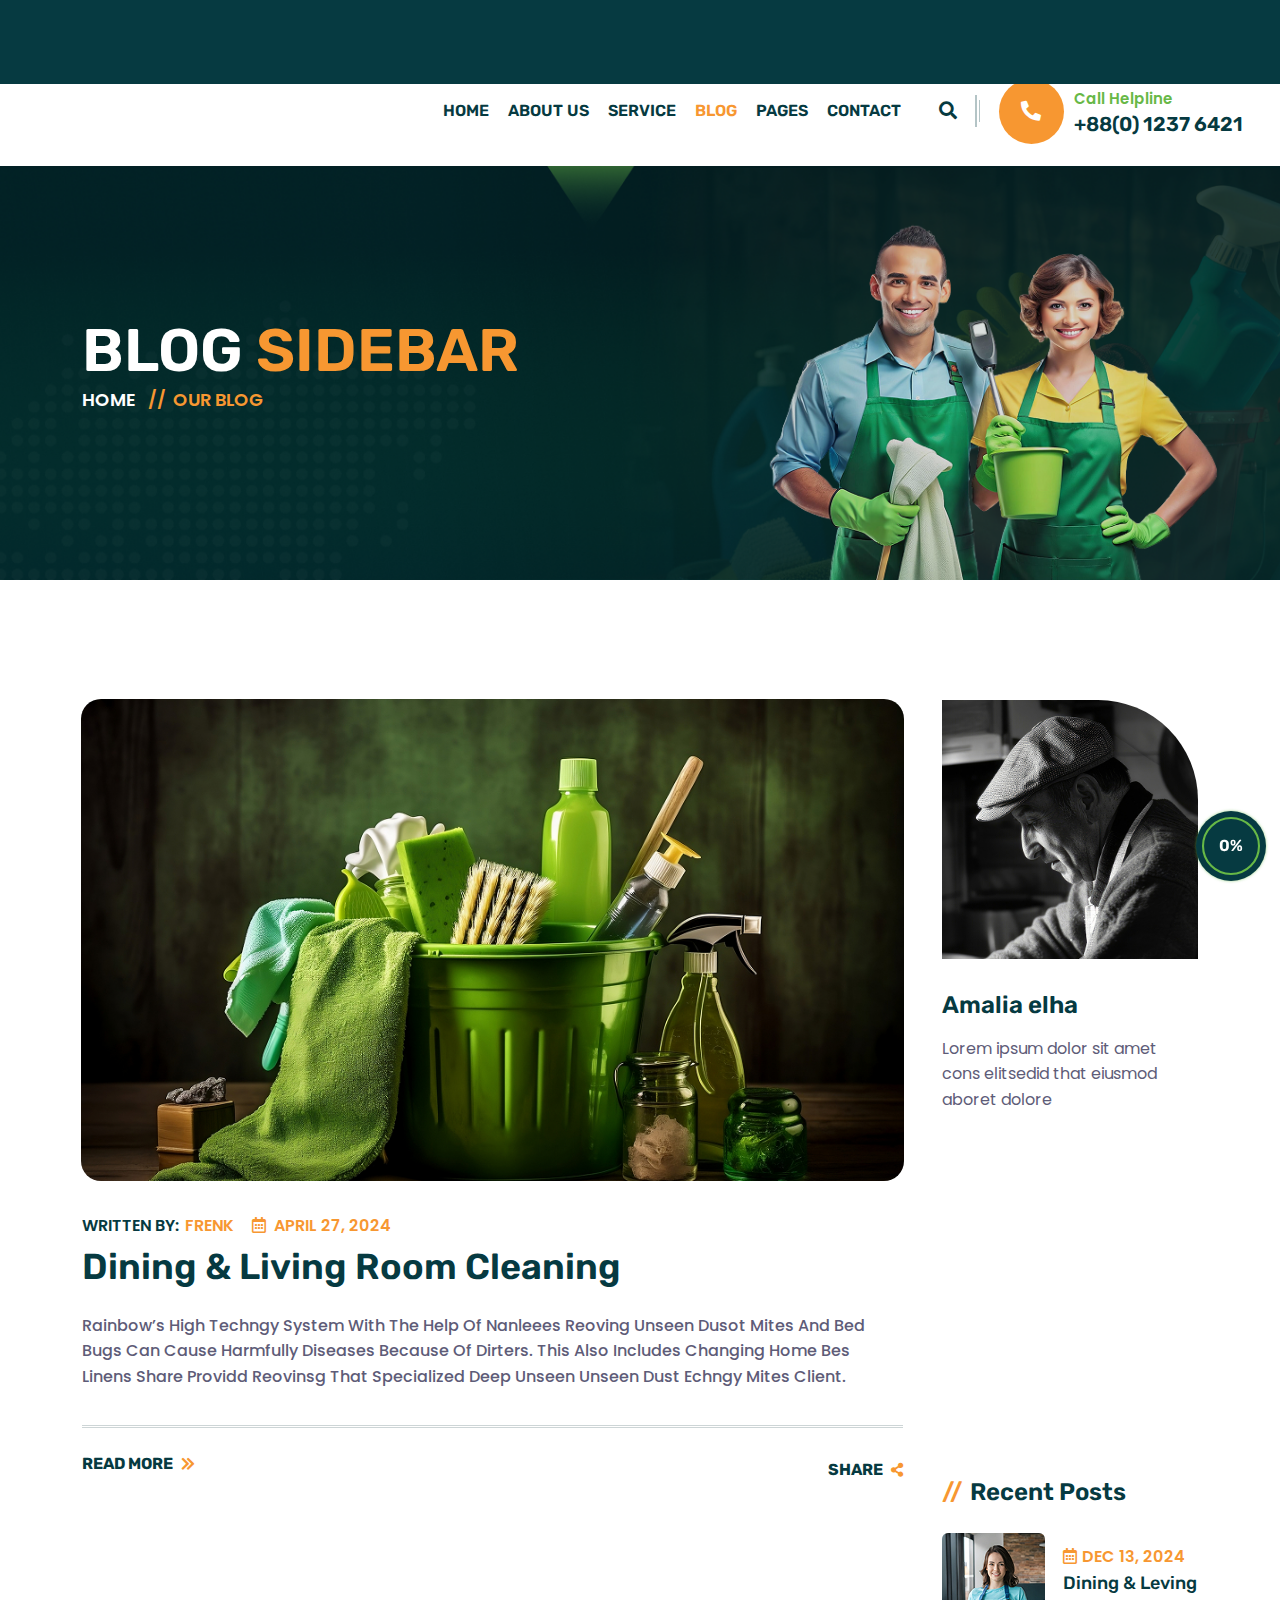
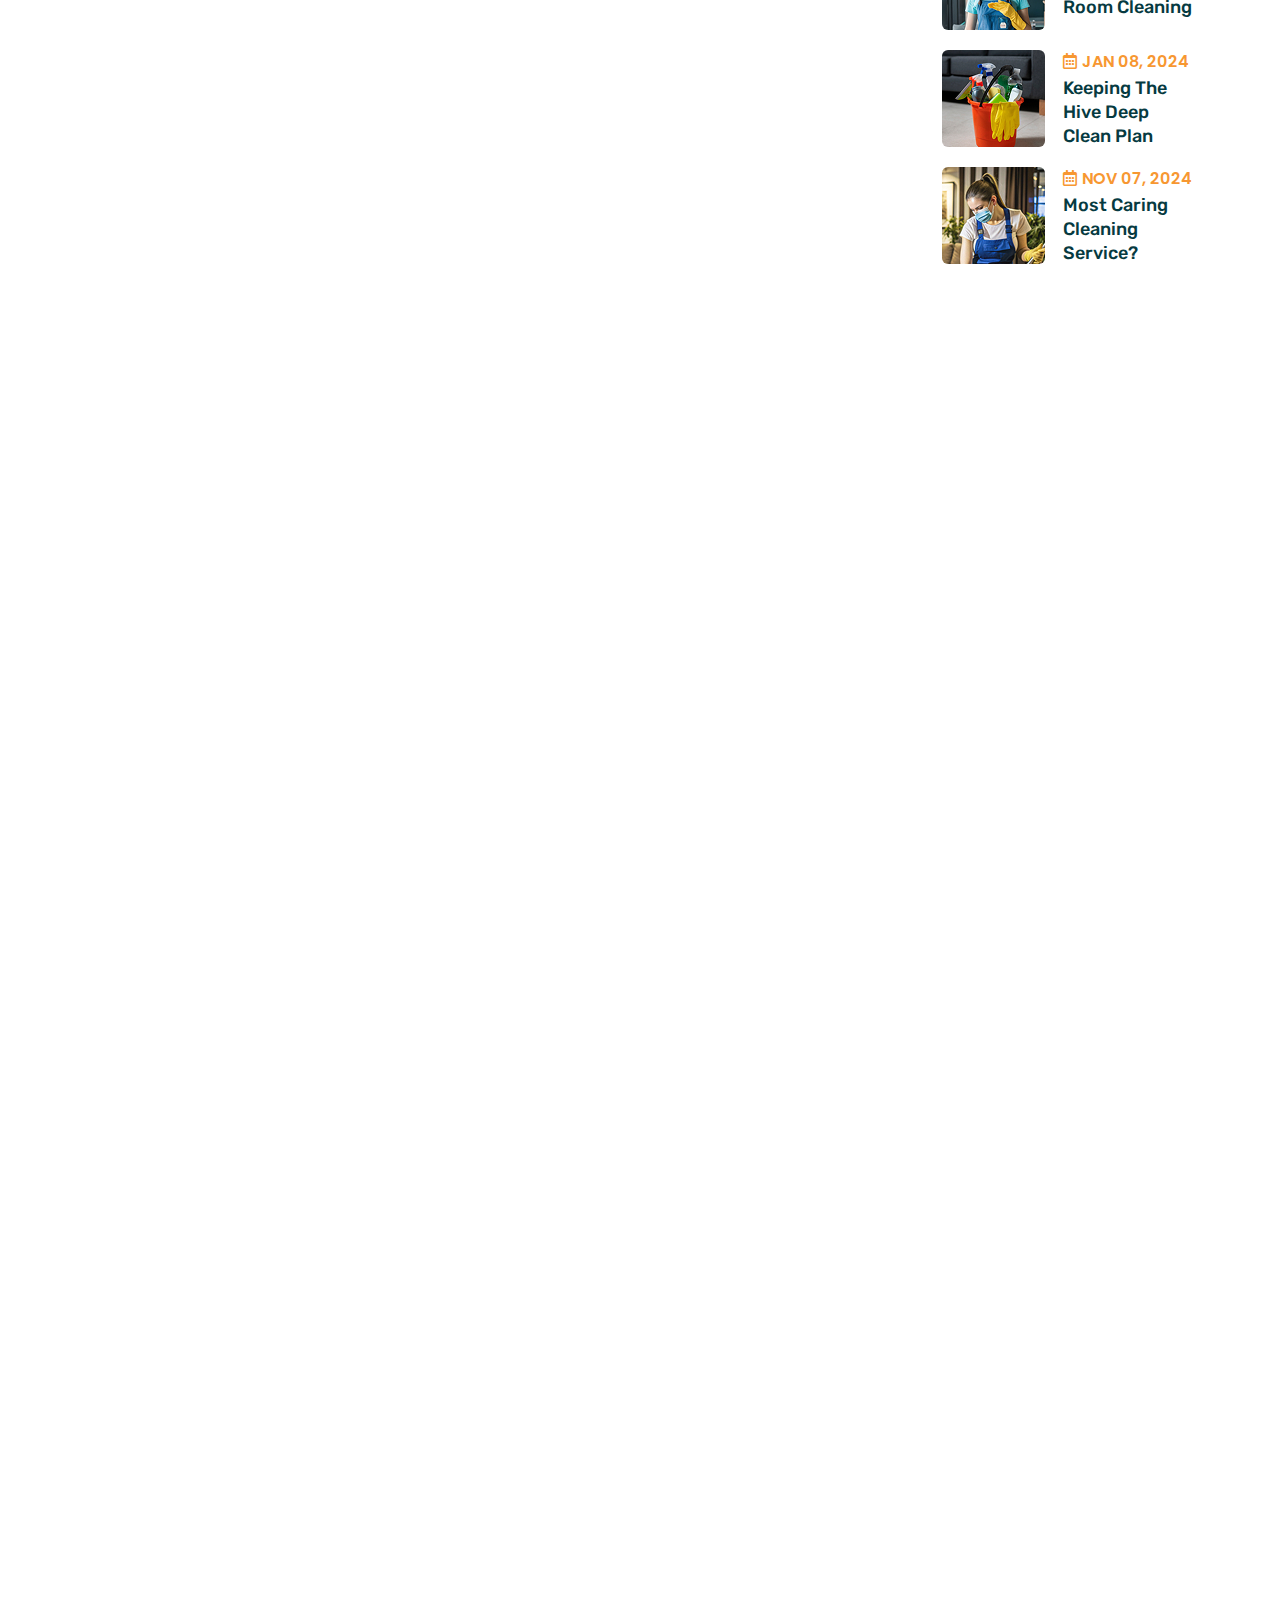
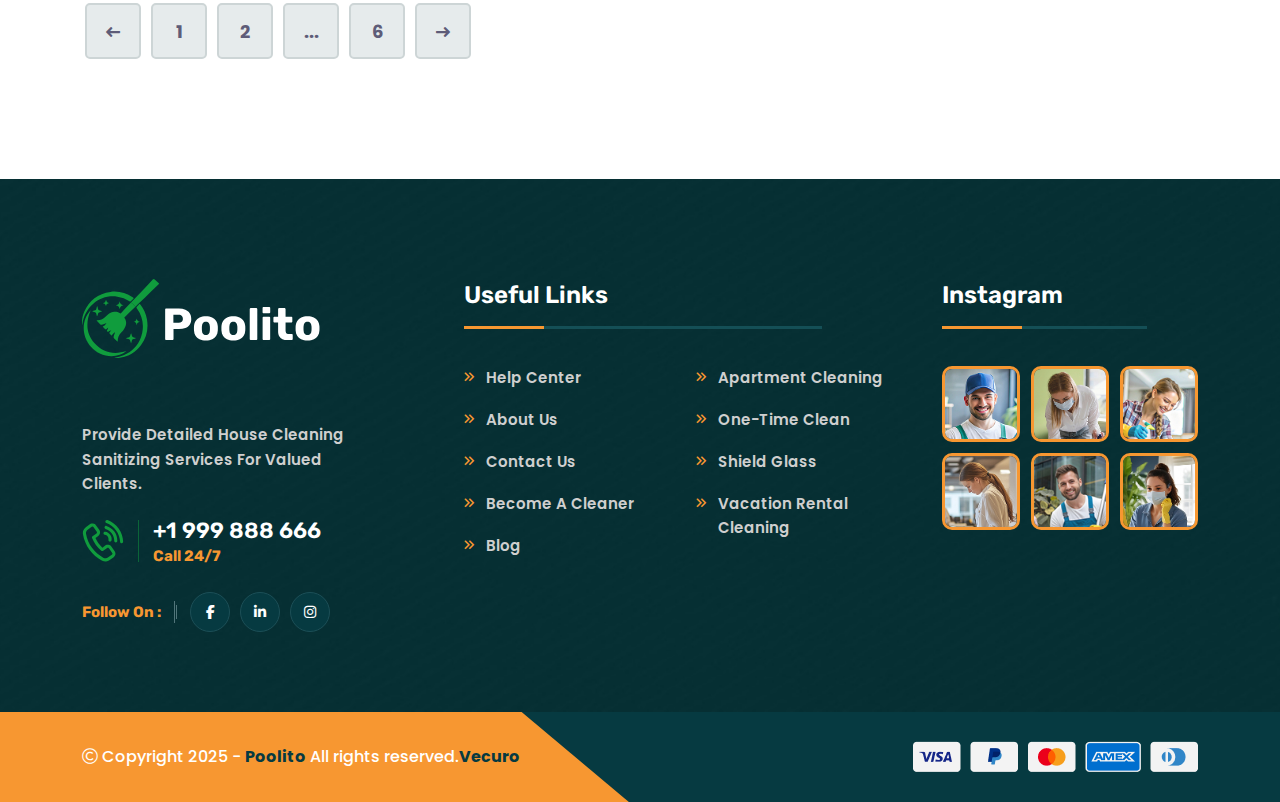
<file: blog.html>
<!doctype html>
<html class="no-js" lang="zxx">


<!-- Mirrored from html.vecurosoft.com/poolito/demo/blog.html by HTTrack Website Copier/3.x [XR&CO'2014], Wed, 21 May 2025 05:12:34 GMT -->
<head>
    <meta charset="utf-8">
    <meta http-equiv="x-ua-compatible" content="ie=edge">
    <title>Cleaning and pool service template | Vecuro | Blog</title>
    <meta name="author" content="Vecuro">
    <meta name="description" content="Cleaning and pool Blog template">
    <meta name="keywords" content="Cleaning and pool Blog template">
    <meta name="robots" content="INDEX,FOLLOW">

    <!-- Mobile Specific Metas -->
    <meta name="viewport" content="width=device-width, initial-scale=1, shrink-to-fit=no">

    <!-- Favicons - Place favicon.ico in the root directory -->
    <link rel="shortcut icon" href="assets/img/favicon.ico" type="image/x-icon">
    <link rel="icon" href="assets/img/favicon.ico" type="image/x-icon">

    <!--==============================
	  Google Fonts
	============================== --> 
    <link rel="preconnect" href="https://fonts.googleapis.com/">
    <link rel="preconnect" href="https://fonts.gstatic.com/" crossorigin>
    <link href="https://fonts.googleapis.com/css2?family=Fuzzy+Bubbles:wght@400;700&amp;family=Poppins:wght@400;500;600;700;800&amp;family=Rubik:ital,wght@0,300..900;1,300..900&amp;display=swap" rel="stylesheet">


    <!--==============================
	    All CSS File
	============================== -->
    <!-- Bootstrap -->
    <link rel="stylesheet" href="assets/css/bootstrap.min.css">
    <!-- Fontawesome Icon -->
    <link rel="stylesheet" href="assets/css/fontawesome.min.css">
    <!-- Magnific Popup -->
    <link rel="stylesheet" href="assets/css/magnific-popup.min.css">
    <!-- Slick Slider -->
    <link rel="stylesheet" href="assets/css/slick.min.css">
    <!-- animate js -->
    <link rel="stylesheet" href="assets/css/animate.min.css">
    <!-- Theme Custom CSS -->
    <link rel="stylesheet" href="assets/css/style.css">

</head>

<body>


    <!--[if lte IE 9]>
    	<p class="browserupgrade">You are using an <strong>outdated</strong> browser. Please <a href="https://browsehappy.com/">upgrade your browser</a> to improve your experience and security.</p>
  <![endif]-->



    <!--********************************
   		Code Start From Here 
	******************************** -->



    <!--==============================
	Preloader
	==============================-->
    <div class="preloader">
        <button class="vs-btn preloaderCls">Cancel Preloader </button>
        <div class="preloader-inner">
        <img src="assets/img/logo.svg" alt="logo">
        <span class="loader"></span>
        </div>
    </div>
    <!--==============================
    Mobile Menu
    ============================== -->
    <div class="vs-menu-wrapper">
        <div class="vs-menu-area text-center">
            <button class="vs-menu-toggle"><i class="fal fa-times"></i></button>
            <div class="mobile-logo">
                <a href="index.html"><img src="assets/img/logo-dark.svg" alt="cleaning"></a>
            </div>
            <div class="vs-mobile-menu">
                <ul>
                    <li class="menu-item-has-children">
                        <a href="index.html">Home</a>
                        <ul class="sub-menu">
                            <li><a href="index.html">Home Style 1</a></li>
                            <li><a href="index-2.html">Home Style 2</a></li>
                            <li><a href="index-3.html">Home Style 3</a></li>
                        </ul>
                    </li>
                    <li>
                        <a href="about.html">About Us</a>
                    </li>
                    <li class="menu-item-has-children">
                        <a href="service.html">Service</a>
                        <ul class="sub-menu">
                            <li><a href="service.html">Service</a></li>
                            <li><a href="service-details.html">Service Details</a></li>
                        </ul>
                    </li>
                    <li class="menu-item-has-children">
                        <a href="blog.html">Blog</a>
                        <ul class="sub-menu">
                            <li><a href="blog.html">Blog</a></li>
                            <li><a href="blog-details.html">Blog Details</a></li>
                        </ul>
                    </li>
                    <li class="menu-item-has-children mega-menu-wrap">
                        <a href="#">Pages</a>
                        <ul class="mega-menu">
                            <li><a href="shop.html">Pagelist 1</a>
                                <ul>
                                    <li><a href="index.html">Home Style 1</a></li>
                                    <li><a href="index-2.html">Home Style 2</a></li>
                                    <li><a href="index-3.html">Home Style 3</a></li>
                                    <li><a href="about.html">About Us</a></li>
                                </ul>
                            </li>
                            <li><a href="#">Pagelist 2</a>
                                <ul>
                                    <li><a href="blog.html">Blog</a></li>
                                    <li><a href="blog-details.html">Blog Details</a></li>
                                    <li><a href="service.html">service</a></li>
                                    <li><a href="service-details.html">Service Details</a></li>
                                </ul>
                            </li>
                            <li><a href="#">Pagelist 3</a>
                                <ul>
                                    <li><a href="team.html">Team</a></li>
                                    <li><a href="team-details.html">Team Details</a></li>
                                    <li><a href="contact.html">Contact Us</a></li>
                                </ul>
                            </li>
                            <li><a href="#">Pagelist 4</a>
                                <ul>
                                    <li><a href="portfolio.html">portfolio</a></li>
                                    <li><a href="portfolio-details.html">portfolio Details</a></li>
                                    <li><a href="404.html">Error Page</a></li>
                                </ul>
                            </li>
                        </ul>
                    </li>
                    <li>
                        <a href="contact.html">Contact</a>
                    </li>
                </ul>
            </div>
        </div>
    </div>
    <!--==============================
    Popup Search Box
    ============================== -->
    <div class="popup-search-box d-none d-lg-block  ">
        <button class="searchClose"><i class="fal fa-times"></i></button>
        <form action="#">
        <input type="text" class="border-theme" placeholder="What are you looking for">
        <button type="submit"><i class="fal fa-search"></i></button>
        </form>
    </div>
    <!--==============================
    Header Area
    ==============================-->
    <header class="vs-header header-layout1">
        <div class="header-top">
            <div class="main-container2">
                <div class="row justify-content-md-between justify-content-center align-items-center">
                    <div class="col-auto d-md-block d-none">
                        <div class="header-links">
                            <ul>
                                <li><i class="far fa-envelope"></i><a href="mailto:info@example.com">info@example.com</a></li>
                                <li class="d-lg-inline d-none"><i class="far fa-clock"></i>Tuesday - Saturday 8:00 Am - 5:00 Pm</li>
                            </ul>
                        </div>
                    </div>
                    <div class="col-auto">
                        <div class="social-style1">
                            <span class="social-title">Follow Us On :</span>
                            <div class="social-icon">
                                <a href="#"><i class="fab fa-facebook-f"></i></a>
                                <a href="#"><i class="fab fa-linkedin-in"></i></a>
                                <a href="#"><i class="fab fa-instagram"></i></a>
                            </div>
                        </div>
                    </div>
                </div>
            </div>
        </div>
        <div class="sticky-wrapper">
            <div class="sticky-active">
                <div class="menu-area">
                    <div class="main-container2">
                        <div class="row align-items-center justify-content-between">
                            <div class="col-auto">
                                <div class="header-logo">
                                    <a href="index.html">
                                        <img src="assets/img/logo-white.svg" alt="logo">
                                    </a>
                                </div>
                            </div>
                            <div class="col">
                                <nav class="main-menu menu-style1 d-none d-lg-block">
                                    <ul>
                                        <li class="menu-item-has-children">
                                            <a href="index.html">Home</a>
                                            <ul class="sub-menu">
                                                <li><a href="index.html">Home Style 1</a></li>
                                                <li><a href="index-2.html">Home Style 2</a></li>
                                                <li><a href="index-3.html">Home Style 3</a></li>
                                            </ul>
                                        </li>
                                        <li>
                                            <a href="about.html">About Us</a>
                                        </li>
                                        <li class="menu-item-has-children">
                                            <a href="service.html">Service</a>
                                            <ul class="sub-menu">
                                                <li><a href="service.html">Service</a></li>
                                                <li><a href="service-details.html">Service Details</a></li>
                                            </ul>
                                        </li>
                                        <li class="menu-item-has-children">
                                            <a href="blog.html">Blog</a>
                                            <ul class="sub-menu">
                                                <li><a href="blog.html">Blog</a></li>
                                                <li><a href="blog-details.html">Blog Details</a></li>
                                            </ul>
                                        </li>
                                        <li class="menu-item-has-children mega-menu-wrap">
                                            <a href="#">Pages</a>
                                            <ul class="mega-menu">
                                                <li><a href="shop.html">Pagelist 1</a>
                                                    <ul>
                                                        <li><a href="index.html">Home Style 1</a></li>
                                                        <li><a href="index-2.html">Home Style 2</a></li>
                                                        <li><a href="index-3.html">Home Style 3</a></li>
                                                        <li><a href="about.html">About Us</a></li>
                                                    </ul>
                                                </li>
                                                <li><a href="#">Pagelist 2</a>
                                                    <ul>
                                                        <li><a href="blog.html">Blog</a></li>
                                                        <li><a href="blog-details.html">Blog Details</a></li>
                                                        <li><a href="service.html">service</a></li>
                                                        <li><a href="service-details.html">Service Details</a></li>
                                                    </ul>
                                                </li>
                                                <li><a href="#">Pagelist 3</a>
                                                    <ul>
                                                        <li><a href="team.html">Team</a></li>
                                                        <li><a href="team-details.html">Team Details</a></li>
                                                        <li><a href="contact.html">Contact Us</a></li>
                                                    </ul>
                                                </li>
                                                <li><a href="#">Pagelist 4</a>
                                                    <ul>
                                                        <li><a href="portfolio.html">portfolio</a></li>
                                                        <li><a href="portfolio-details.html">portfolio Details</a></li>
                                                        <li><a href="404.html">Error Page</a></li>
                                                    </ul>
                                                </li>
                                            </ul>
                                        </li>
                                        <li>
                                            <a href="contact.html">Contact</a>
                                        </li>
                                    </ul>
                                </nav>
                            </div>
                            <div class="col-auto d-lg-none">
                                <button class="vs-menu-toggle d-inline-block">
                                    <i class="fal fa-bars"></i>                                           
                               </button>
                            </div>
                            <div class="col-auto d-lg-block d-none">
                                <div class="header-inner">
                                    <div class="header-icons">
                                        <button class="searchBoxTggler"><i class="fal fa-search"></i></button>
                                        <a class="icon-btn" href="#"><i class="fas fa-phone-alt"></i></a>
                                    </div>
                                    <div class="contact-content">
                                        <p class="contact-text">Call Helpline</p>
                                        <h6 class="contact-title"><a href="tel:+012325621563">+88(0) 1237 6421</a></h6>
                                    </div>
                                </div>
                            </div>
                        </div>
                    </div>
                </div>
            </div>
        </div>
    </header>
    <!--==============================
    Breadcumb
    ============================== -->
    <div class="breadcumb-wrapper " data-bg-src="assets/img/breadcumb/breadcumb-bg.png">
        <div class="container z-index-common">
            <div class="breadcumb-content">
                <h1 class="breadcumb-title">blog <span>sidebar</span></h1>
            </div>
            <div class="breadcumb-menu-wrap">
                <ul class="breadcumb-menu">
                    <li><a href="index.html">Home</a></li>
                    <li>our blog</li>
                </ul>
            </div>
        </div>
    </div>
    <!--==============================
    Blog Area
    ==============================-->
    <section class="vs-blog-wrapper space">
        <div class="container">
            <div class="row g-5">
                <div class="col-lg-9 pe-4">
                    <div class="vs-blog blog-single wow animate__fadeInUp wow-animated">
                        <div class="blog-img">
                            <a href="blog-details.html"><img src="assets/img/blog/blog-s-1-1.jpg" alt="Blog Image"></a>
                        </div>
                        <div class="blog-content">
                            <div class="blog-inner-author">
                                <span>Written by:<a href="blog.html">frenk</a></span>
                                <a href="blog.html" class="blog-date"><i class="fa-regular fa-calendar-days"></i>April 27, 2024</a>
                            </div>
                            <h2 class="blog-title"><a href="blog-details.html">Dining & Living Room Cleaning</a></h2>
                            <p class="blog-text">
                                Rainbow’s high techngy system with the help of nanleees reoving unseen dusot mites and bed bugs can cause
                                harmfully diseases because of dirters. This also includes changing home bes linens share providd reovinsg that
                                specialized deep unseen unseen dust echngy mites client.
                            </p>
                        </div>
                        <div class="blog-links">
                            <a href="#" class="link-btn">read more<i class="fa-solid fa-chevrons-right"></i></a>
                            <div class="share-box">
                                <ul class="custom-ul">
                                    <li>
                                      <a href="#" target="_blank">
                                        <i class="fa-brands fa-facebook-f"></i>
                                      </a>
                                    </li>
                                    <li>
                                      <a href="#" target="_blank">
                                        <i class="fa-brands fa-x-twitter"></i>
                                      </a>
                                    </li>
                                    <li>
                                      <a href="ht.html#" target="_blank">
                                        <i class="fa-brands fa-instagram"></i>
                                      </a>
                                    </li>
                                    <li>
                                      <a href="#" target="_blank">
                                        <i class="fa-brands fa-linkedin-in"></i>
                                      </a>
                                    </li>
                                </ul>
                                <a href="#" class="link-btn">share<i class="fas fa-share-alt"></i></a>
                            </div>
                        </div>
                    </div>
                    <div class="vs-blog blog-single wow animate__fadeInUp wow-animated">
                        <div class="blog-img">
                            <a href="blog-details.html"><img src="assets/img/blog/blog-s-1-2.jpg" alt="Blog Image"></a>
                        </div>
                        <div class="blog-content">
                            <div class="blog-inner-author">
                                <span>Written by:<a href="blog.html">frenk</a></span>
                                <a href="blog.html" class="blog-date"><i class="fa-regular fa-calendar-days"></i>April 27, 2024</a>
                            </div>
                            <h2 class="blog-title"><a href="blog-details.html">Keeping the Hive Clean home</a></h2>
                            <p class="blog-text">
                                Rainbow’s high techngy system with the help of nanleees reoving unseen dusot mites and bed bugs can cause
                                harmfully diseases because of dirters. This also includes changing home bes linens share providd reovinsg that
                                specialized deep unseen unseen dust echngy mites client.
                            </p>
                        </div>
                        <div class="blog-links">
                            <a href="#" class="link-btn">read more<i class="fa-solid fa-chevrons-right"></i></a>
                            <div class="share-box">
                                <ul class="custom-ul">
                                    <li>
                                      <a href="#" target="_blank">
                                        <i class="fa-brands fa-facebook-f"></i>
                                      </a>
                                    </li>
                                    <li>
                                      <a href="#" target="_blank">
                                        <i class="fa-brands fa-x-twitter"></i>
                                      </a>
                                    </li>
                                    <li>
                                      <a href="ht.html#" target="_blank">
                                        <i class="fa-brands fa-instagram"></i>
                                      </a>
                                    </li>
                                    <li>
                                      <a href="#" target="_blank">
                                        <i class="fa-brands fa-linkedin-in"></i>
                                      </a>
                                    </li>
                                </ul>
                                <a href="#" class="link-btn">share<i class="fas fa-share-alt"></i></a>
                            </div>
                        </div>
                    </div>
                    <div class="vs-blog blog-single wow animate__fadeInUp wow-animated">
                        <div class="blog-img">
                            <a href="blog-details.html"><img src="assets/img/blog/blog-s-1-1.jpg" alt="Blog Image"></a>
                        </div>
                        <div class="blog-content">
                            <div class="blog-inner-author">
                                <span>Written by:<a href="blog.html">frenk</a></span>
                                <a href="blog.html" class="blog-date"><i class="fa-regular fa-calendar-days"></i>April 27, 2024</a>
                            </div>
                            <h2 class="blog-title"><a href="blog-details.html">Most Caring Cleaning Service?</a></h2>
                            <p class="blog-text">
                                Rainbow’s high techngy system with the help of nanleees reoving unseen dusot mites and bed bugs can cause
                                harmfully diseases because of dirters. This also includes changing home bes linens share providd reovinsg that
                                specialized deep unseen unseen dust echngy mites client.
                            </p>
                        </div>
                        <div class="blog-links">
                            <a href="#" class="link-btn">read more<i class="fa-solid fa-chevrons-right"></i></a>
                            <div class="share-box">
                                <ul class="custom-ul">
                                    <li>
                                      <a href="#" target="_blank">
                                        <i class="fa-brands fa-facebook-f"></i>
                                      </a>
                                    </li>
                                    <li>
                                      <a href="#" target="_blank">
                                        <i class="fa-brands fa-x-twitter"></i>
                                      </a>
                                    </li>
                                    <li>
                                      <a href="ht.html#" target="_blank">
                                        <i class="fa-brands fa-instagram"></i>
                                      </a>
                                    </li>
                                    <li>
                                      <a href="#" target="_blank">
                                        <i class="fa-brands fa-linkedin-in"></i>
                                      </a>
                                    </li>
                                </ul>
                                <a href="#" class="link-btn">share<i class="fas fa-share-alt"></i></a>
                            </div>
                        </div>
                    </div>
                    <div class="vs-pagination">
                        <ul>
                            <li class="arrow"><a href="#"><i class="fal fa-long-arrow-left"></i></a></li>
                            <li><a href="#">1</a></li>
                            <li><a href="#">2</a></li>
                            <li><a href="#">...</a></li>
                            <li><a href="#">6</a></li>
                            <li class="arrow"><a href="#"><i class="fal fa-long-arrow-right"></i></a></li>
                        </ul>
                    </div>
                </div>
                <div class="col-lg-3">
                    <aside class="sidebar-area">
                        <div class="widget widget_about wow animate__fadeInUp wow-animated">
                            <img src="assets/img/blog/widget-profile-img-1-1.jpg" alt="about">
                            <h3 class="title">Amalia elha</h3>
                            <p class="text">Lorem ipsum dolor sit amet cons elitsedid that eiusmod aboret dolore</p>
                        </div>
                        <div class="widget widget_categories wow animate__fadeInUp wow-animated">
                            <h3 class="widget_title">
                              category
                            </h3>
                            <ul>
                              <li>
                                <a href="blog-details.html"><i class="fa-solid fa-angles-right"></i>Pool Cleaning</a>
                                <span>09</span>
                                <img class="dot-shape" src="assets/img/shapes/dot-shape-3.svg" alt="dot-shape">
                              </li>
                              <li>
                                <a href="blog-details.html"><i class="fa-solid fa-angles-right"></i>Pools Maintenance</a>
                                <span>02</span>
                                <img class="dot-shape" src="assets/img/shapes/dot-shape-3.svg" alt="dot-shape">
                              </li>
                              <li>
                                <a href="blog-details.html"><i class="fa-solid fa-angles-right"></i>Sweep Home</a>
                                <span>08</span>
                                <img class="dot-shape" src="assets/img/shapes/dot-shape-3.svg" alt="dot-shape">
                              </li>
                              <li>
                                <a href="blog-details.html"><i class="fa-solid fa-angles-right"></i>Window Cleaning</a>
                                <span>03</span>
                                <img class="dot-shape" src="assets/img/shapes/dot-shape-3.svg" alt="dot-shape">
                              </li>
                            </ul>
                        </div>
                        <div class="widget">
                            <h3 class="widget_title title-shep">Recent Posts</h3>
                            <div class="recent-post-wrap">
                                <div class="recent-post">
                                    <div class="media-img">
                                        <a href="blog-details.html"><img src="assets/img/blog/recent-post-1-1.jpg" alt="Blog Image"></a>
                                    </div>
                                    <div class="media-body">
                                        <div class="recent-post-meta">
                                            <a href="blog.html"><i class="fa-regular fa-calendar-days"></i>Dec 13, 2024</a>
                                        </div>
                                        <h4 class="post-title"><a class="text-inherit" href="blog-details.html">dining & leving room cleaning</a></h4>
                                    </div>
                                </div>
                                <div class="recent-post">
                                    <div class="media-img">
                                        <a href="blog-details.html"><img src="assets/img/blog/recent-post-1-2.jpg" alt="Blog Image"></a>
                                    </div>
                                    <div class="media-body">
                                        <div class="recent-post-meta">
                                            <a href="blog.html"><i class="fa-regular fa-calendar-days"></i>Jan 08, 2024</a>
                                        </div>
                                        <h4 class="post-title"><a class="text-inherit" href="blog-details.html">Keeping the Hive Deep Clean plan</a></h4>
                                    </div>
                                </div>
                                <div class="recent-post">
                                    <div class="media-img">
                                        <a href="blog-details.html"><img src="assets/img/blog/recent-post-1-3.jpg" alt="Blog Image"></a>
                                    </div>
                                    <div class="media-body">
                                        <div class="recent-post-meta">
                                            <a href="blog.html"><i class="fa-regular fa-calendar-days"></i>Nov 07, 2024</a>
                                        </div>
                                        <h4 class="post-title"><a class="text-inherit" href="blog-details.html">Most Caring Cleaning Service?</a></h4>
                                    </div>
                                </div>
                            </div>
                        </div>
                        <div class="widget widget_tags wow animate__fadeInUp wow-animated">
                            <h3 class="widget_title">
                              Tags
                            </h3>
                            <div class="tagcloud">
                              <a href="blog-details.html">cleaning</a>
                              <a href="blog-details.html">keeping</a>
                              <a href="blog-details.html">service</a>
                              <a href="blog-details.html">Window</a>
                              <a href="blog-details.html">Move-In</a>
                              <a href="blog-details.html">Water Pool</a>
                              <a href="blog-details.html">home clean</a>
                            </div>
                        </div>
                        <div class="widget widget_gallery wow animate__fadeInUp wow-animated">
                            <h3 class="widget_title">Follow Us</h3>
                            <div class="sidebar-gallery">
                                <div class="gallery-thumb">
                                <img src="assets/img/widget/gal-1-1.jpg" alt="Gallery Image" class="w-100">
                                <a href="assets/img/widget/gal-1-1.jpg" class="popup-image gal-btn"><i class="fal fa-plus"></i></a>
                                </div>
                                <div class="gallery-thumb">
                                <img src="assets/img/widget/gal-1-2.jpg" alt="Gallery Image" class="w-100">
                                <a href="assets/img/widget/gal-1-2.jpg" class="popup-image gal-btn"><i class="fal fa-plus"></i></a>
                                </div>
                                <div class="gallery-thumb">
                                <img src="assets/img/widget/gal-1-3.jpg" alt="Gallery Image" class="w-100">
                                <a href="assets/img/widget/gal-1-3.jpg" class="popup-image gal-btn"><i class="fal fa-plus"></i></a>
                                </div>
                                <div class="gallery-thumb">
                                <img src="assets/img/widget/gal-1-4.jpg" alt="Gallery Image" class="w-100">
                                <a href="assets/img/widget/gal-1-4.jpg" class="popup-image gal-btn"><i class="fal fa-plus"></i></a>
                                </div>
                                <div class="gallery-thumb">
                                <img src="assets/img/widget/gal-1-5.jpg" alt="Gallery Image" class="w-100">
                                <a href="assets/img/widget/gal-1-5.jpg" class="popup-image gal-btn"><i class="fal fa-plus"></i></a>
                                </div>
                                <div class="gallery-thumb">
                                <img src="assets/img/widget/gal-1-6.jpg" alt="Gallery Image" class="w-100">
                                <a href="assets/img/widget/gal-1-6.jpg" class="popup-image gal-btn"><i class="fal fa-plus"></i></a>
                                </div>
                            </div>
                        </div>
                        <div class="widget widget_search wow animate__fadeInUp wow-animated">
                        <form class="search-form">
                            <input type="text" placeholder="type here...">
                            <button type="submit"><i class="fa-solid fa-magnifying-glass"></i></button>
                        </form>
                        </div>
                    </aside>
                </div>
            </div>
        </div>
    </section>
    <!--==============================
			Footer Area
	==============================-->
    <footer class="footer-wrapper  footer-layout1">
        <div class="widget-area position-relative" data-bg-src="assets/img/bg/footer-bg-1-1.jpg">
            <div class="container">
                <div class="row g-4 justify-content-xl-center">
                    <div class="col-xl-4 col-md-6">
                        <div class="widget footer-widget">
                            <div class="vs-widget-about">
                                <div class="footer-logo">
                                    <a href="index.html"><img src="assets/img/logo.svg" alt="logo"></a>
                                </div>
                                <p class="footer-text">
                                    provide detailed house cleaning sanitizing services for valued clients.
                                </p>
                                <div class="contact-box">
                                    <span class="icon"><img src="assets/img/icon/call-icon.svg" alt="icon"></span>
                                    <div class="contact-content">
                                        
                                        <h6 class="contact-title"><a href="#">+1 999 888 666</a></h6>
                                        <p class="contact-text">call 24/7</p>
                                    </div>
                                </div>
                                
                                <div class="social-style1">
                                    <span class="social-title">Follow On :</span>
                                    <div class="social-icon">
                                        <a href="#"><i class="fab fa-facebook-f"></i></a>
                                        <a href="#"><i class="fab fa-linkedin-in"></i></a>
                                        <a href="#"><i class="fab fa-instagram"></i></a>
                                    </div>
                                </div>
                            </div>
                        </div>
                    </div>
                    <div class="col-xl-5 col-md-6 ">
                        <div class="widget widget_categories  footer-widget">
                            <h3 class="widget_title">Useful Links</h3>
                            <ul>
                                <li><a href="contact.html">Help center</a></li>
                                <li><a href="about.html">About Us</a></li>
                                <li><a href="contact.html">Contact Us</a></li>
                                <li><a href="#">Become A Cleaner</a></li>
                                <li><a href="blog.html">Blog</a></li>
                                <li><a href="#">apartment cleaning</a></li>
                                <li><a href="#">one-time clean</a></li>
                                <li><a href="#">shield glass</a></li>
                                <li><a href="#">Vacation Rental Cleaning</a></li>
                            </ul>
                        </div>
                    </div>
                    <div class="col-xl-3 col-md-6">
                        <div class="widget footer-widget">
                            <h3 class="widget_title">Instagram</h3>
                            <div class="sidebar-gallery">
                                <div class="gallery-thumb">
                                    <img src="assets/img/gallery/gallery-img-1-1.jpg" alt="Gallery Image" class="w-100">
                                    <a href="assets/img/gallery/gallery-img-1-1.jpg" class="popup-image gal-btn"><i class="far fa-search-plus"></i></a>
                                </div>
                                <div class="gallery-thumb">
                                    <img src="assets/img/gallery/gallery-img-1-2.jpg" alt="Gallery Image" class="w-100">
                                    <a href="assets/img/gallery/gallery-img-1-2.jpg" class="popup-image gal-btn"><i class="far fa-search-plus"></i></a>
                                </div>
                                <div class="gallery-thumb">
                                    <img src="assets/img/gallery/gallery-img-1-3.jpg" alt="Gallery Image" class="w-100">
                                    <a href="assets/img/gallery/gallery-img-1-3.jpg" class="popup-image gal-btn"><i class="far fa-search-plus"></i></a>
                                </div>
                                <div class="gallery-thumb">
                                    <img src="assets/img/gallery/gallery-img-1-4.jpg" alt="Gallery Image" class="w-100">
                                    <a href="assets/img/gallery/gallery-img-1-4.jpg" class="popup-image gal-btn"><i class="far fa-search-plus"></i></a>
                                </div>
                                <div class="gallery-thumb">
                                    <img src="assets/img/gallery/gallery-img-1-5.jpg" alt="Gallery Image" class="w-100">
                                    <a href="assets/img/gallery/gallery-img-1-5.jpg" class="popup-image gal-btn"><i class="far fa-search-plus"></i></a>
                                </div>
                                <div class="gallery-thumb">
                                    <img src="assets/img/gallery/gallery-img-1-6.jpg" alt="Gallery Image" class="w-100">
                                    <a href="assets/img/gallery/gallery-img-1-6.jpg" class="popup-image gal-btn"><i class="far fa-search-plus"></i></a>
                                </div>
                            </div>
                        </div>
                    </div>
                </div>
            </div>
           
            <div class="footer-line shape-mockup d-none d-xxl-block" style="top: -7px;">
                <img src="assets/img/shapes/line-shep.png" alt="shapes">
            </div>
        </div>
        <div class="copyright-wrap">
            <div class="container">
                <div class="row justify-content-xl-between justify-content-center align-items-center">
                    <div class="col-auto">
                        <p class="copyright-text"><i class="fal fa-copyright"></i> Copyright 2025 - <a href="index.html">Poolito</a> All rights reserved.<a href="https://themeforest.net/user/vecuro_themes">Vecuro</a></p>
                    </div>
                    <div class="col-auto">
                        <div class="copyright-img">
                            <a href="#"><img src="assets/img/default/payment-img.svg" alt="payment img"></a>
                        </div>
                    </div>
                </div>
            </div>
        </div>
    </footer> 
    <!-- Scroll To Top -->
    <button class="back-to-top" id="backToTop" aria-label="Back to Top">
        <span class="progress-circle">
                <svg viewBox="0 0 100 100">
                    <circle class="bg" cx="50" cy="50" r="40"></circle>
                    <circle class="progress" cx="50" cy="50" r="40"></circle>
                </svg>
                <span class="progress-percentage" id="progressPercentage">0%</span>
        </span>
      </button>

    <!--********************************
			Code End  Here 
	******************************** -->

    <!--==============================
        All Js File
    ============================== -->
    <!-- Jquery -->
    <script src="assets/js/vendor/jquery-3.7.1.min.js"></script>
    <!-- Slick Slider -->
    <script src="assets/js/slick.min.js"></script>
    <!-- Bootstrap -->
    <script src="assets/js/bootstrap.min.js"></script>
    <!-- Magnific Popup -->
    <script src="assets/js/jquery.magnific-popup.min.js"></script>
    <!-- imagesloaded -->
    <script src="assets/js/imagesloaded.pkgd.min.js"></script>
    <!-- Gsap -->
    <script src="assets/js/gsap.min.js"></script>
    <!-- ScrollTrigger -->
    <script src="assets/js/ScrollTrigger.min.js"></script>
    <!-- Gsap ScrollTo Plugin -->
    <script src="assets/js/gsap-scroll-to-plugin.js"></script>
    <!-- Split Text -->
    <script src="assets/js/SplitText.js"></script>
    <!-- lenis -->
    <script src="assets/js/lenis.min.js"></script>
    <!-- wow js -->
    <script src="assets/js/wow.min.js"></script>
    <!-- Main Js File -->
    <script src="assets/js/main.js"></script>


</body>


<!-- Mirrored from html.vecurosoft.com/poolito/demo/blog.html by HTTrack Website Copier/3.x [XR&CO'2014], Wed, 21 May 2025 05:12:37 GMT -->
</html>
</file>
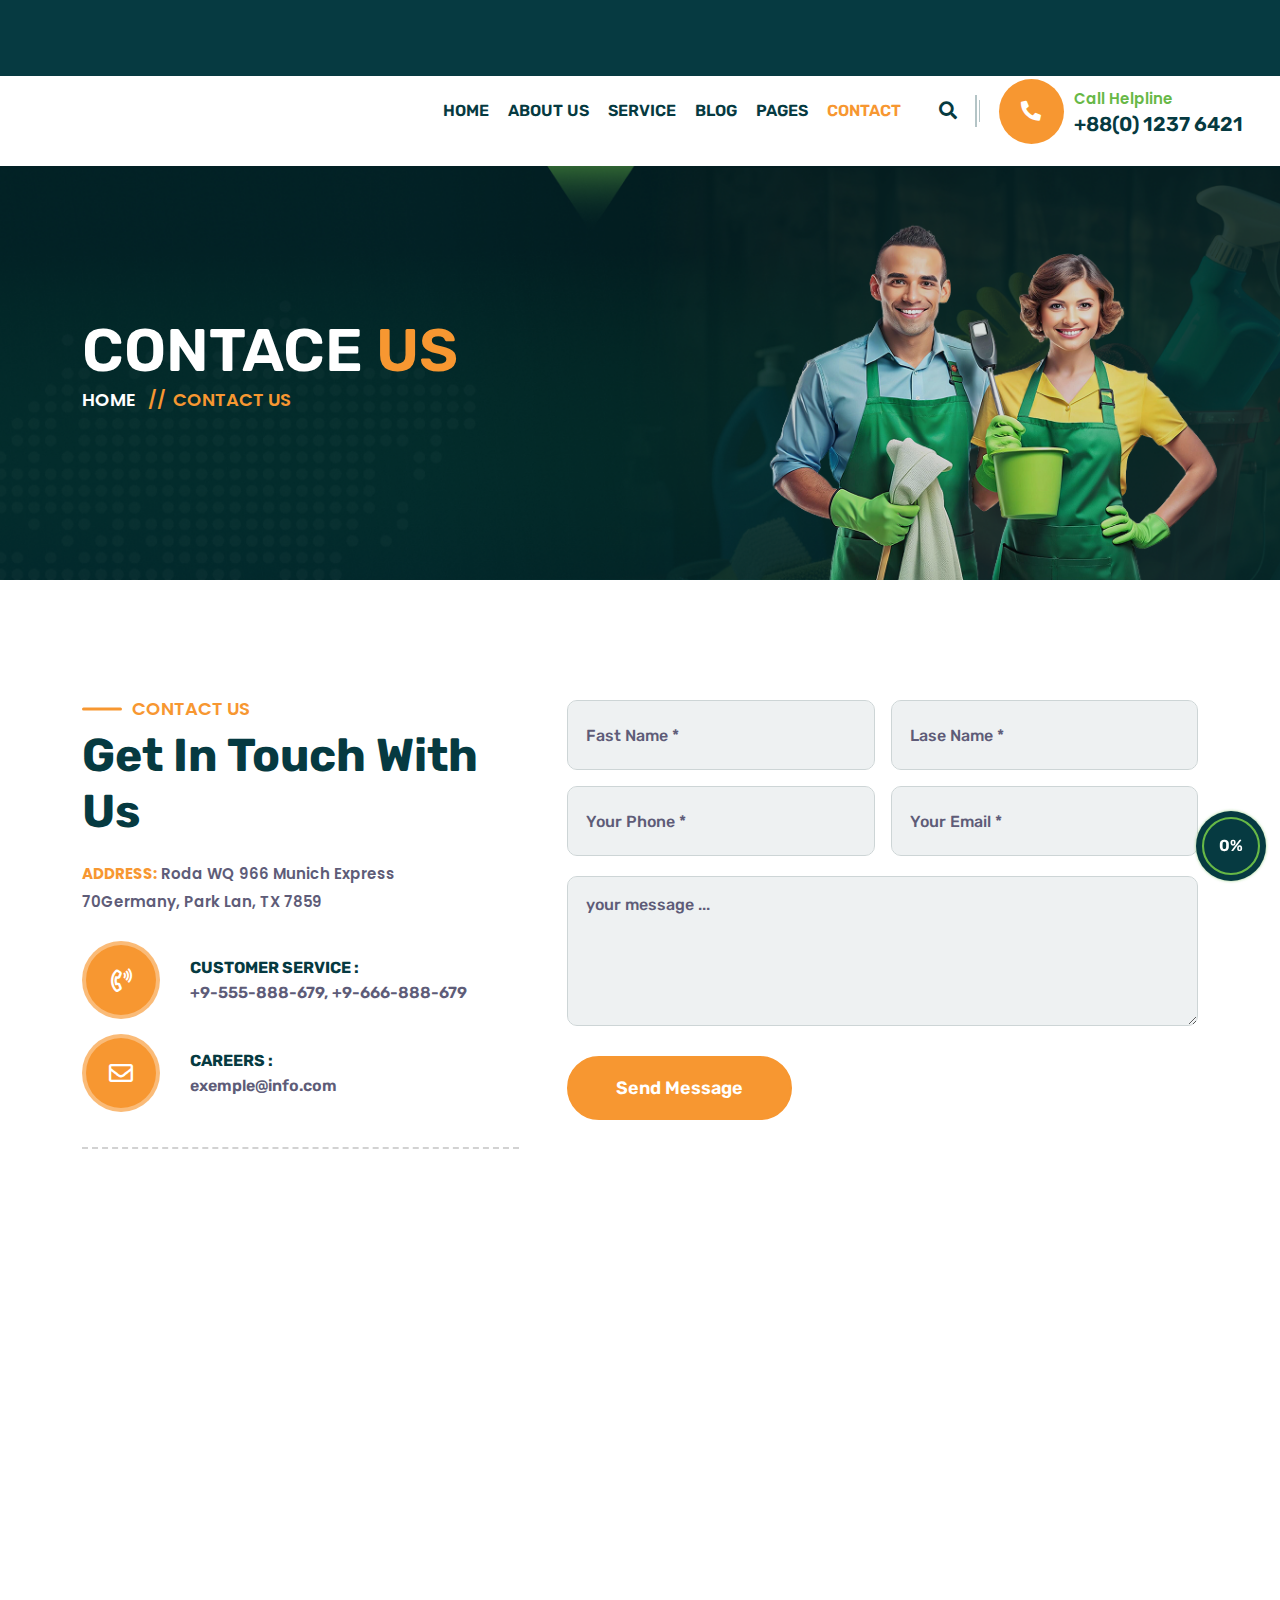
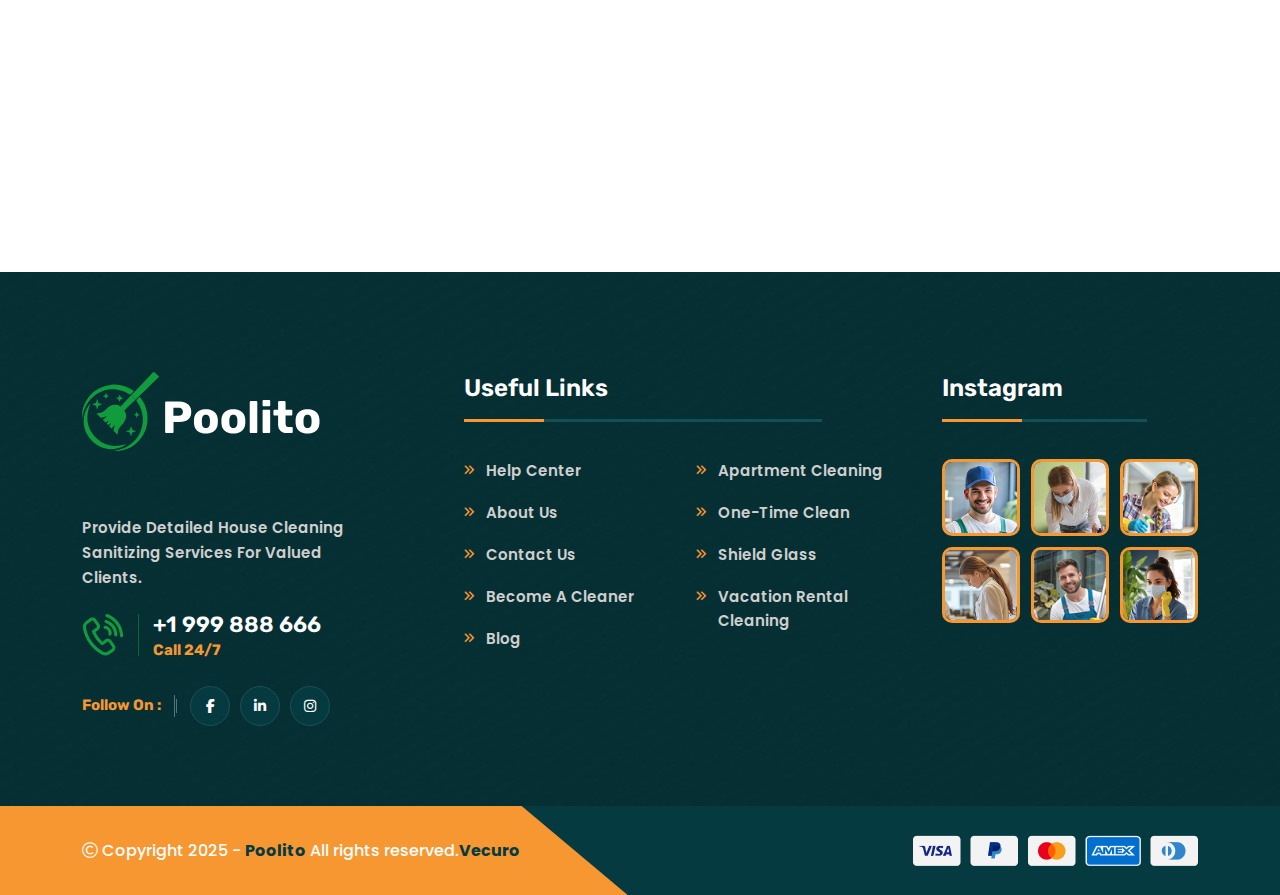
<file: contact.html>
<!doctype html>
<html class="no-js" lang="zxx">


<!-- Mirrored from html.vecurosoft.com/poolito/demo/contact.html by HTTrack Website Copier/3.x [XR&CO'2014], Wed, 21 May 2025 05:12:42 GMT -->
<head>
    <meta charset="utf-8">
    <meta http-equiv="x-ua-compatible" content="ie=edge">
    <title>Cleaning and pool service template | Vecuro | Contact</title>
    <meta name="author" content="Vecuro">
    <meta name="description" content="Cleaning and pool Contact template">
    <meta name="keywords" content="Cleaning and pool Contact template">
    <meta name="robots" content="INDEX,FOLLOW">

    <!-- Mobile Specific Metas -->
    <meta name="viewport" content="width=device-width, initial-scale=1, shrink-to-fit=no">

    <!-- Favicons - Place favicon.ico in the root directory -->
    <link rel="shortcut icon" href="assets/img/favicon.ico" type="image/x-icon">
    <link rel="icon" href="assets/img/favicon.ico" type="image/x-icon">

    <!--==============================
	  Google Fonts
	============================== --> 
    <link rel="preconnect" href="https://fonts.googleapis.com/">
    <link rel="preconnect" href="https://fonts.gstatic.com/" crossorigin>
    <link href="https://fonts.googleapis.com/css2?family=Fuzzy+Bubbles:wght@400;700&amp;family=Poppins:wght@400;500;600;700;800&amp;family=Rubik:ital,wght@0,300..900;1,300..900&amp;display=swap" rel="stylesheet">


    <!--==============================
	    All CSS File
	============================== -->
    <!-- Bootstrap -->
    <link rel="stylesheet" href="assets/css/bootstrap.min.css">
    <!-- Fontawesome Icon -->
    <link rel="stylesheet" href="assets/css/fontawesome.min.css">
    <!-- Magnific Popup -->
    <link rel="stylesheet" href="assets/css/magnific-popup.min.css">
    <!-- Slick Slider -->
    <link rel="stylesheet" href="assets/css/slick.min.css">
    <!-- animate js -->
    <link rel="stylesheet" href="assets/css/animate.min.css">
    <!-- Theme Custom CSS -->
    <link rel="stylesheet" href="assets/css/style.css">

</head>

<body>


    <!--[if lte IE 9]>
    	<p class="browserupgrade">You are using an <strong>outdated</strong> browser. Please <a href="https://browsehappy.com/">upgrade your browser</a> to improve your experience and security.</p>
  <![endif]-->



    <!--********************************
   		Code Start From Here 
	******************************** -->



    <!--==============================
	Preloader
	==============================-->
    <div class="preloader">
        <button class="vs-btn preloaderCls">Cancel Preloader </button>
        <div class="preloader-inner">
        <img src="assets/img/logo.svg" alt="logo">
        <span class="loader"></span>
        </div>
    </div>
    <!--==============================
    Mobile Menu
    ============================== -->
    <div class="vs-menu-wrapper">
        <div class="vs-menu-area text-center">
            <button class="vs-menu-toggle"><i class="fal fa-times"></i></button>
            <div class="mobile-logo">
                <a href="index.html"><img src="assets/img/logo-dark.svg" alt="cleaning"></a>
            </div>
            <div class="vs-mobile-menu">
                <ul>
                    <li class="menu-item-has-children">
                        <a href="index.html">Home</a>
                        <ul class="sub-menu">
                            <li><a href="index.html">Home Style 1</a></li>
                            <li><a href="index-2.html">Home Style 2</a></li>
                            <li><a href="index-3.html">Home Style 3</a></li>
                        </ul>
                    </li>
                    <li>
                        <a href="about.html">About Us</a>
                    </li>
                    <li class="menu-item-has-children">
                        <a href="service.html">Service</a>
                        <ul class="sub-menu">
                            <li><a href="service.html">Service</a></li>
                            <li><a href="service-details.html">Service Details</a></li>
                        </ul>
                    </li>
                    <li class="menu-item-has-children">
                        <a href="blog.html">Blog</a>
                        <ul class="sub-menu">
                            <li><a href="blog.html">Blog</a></li>
                            <li><a href="blog-details.html">Blog Details</a></li>
                        </ul>
                    </li>
                    <li class="menu-item-has-children mega-menu-wrap">
                        <a href="#">Pages</a>
                        <ul class="mega-menu">
                            <li><a href="shop.html">Pagelist 1</a>
                                <ul>
                                    <li><a href="index.html">Home Style 1</a></li>
                                    <li><a href="index-2.html">Home Style 2</a></li>
                                    <li><a href="index-3.html">Home Style 3</a></li>
                                    <li><a href="about.html">About Us</a></li>
                                </ul>
                            </li>
                            <li><a href="#">Pagelist 2</a>
                                <ul>
                                    <li><a href="blog.html">Blog</a></li>
                                    <li><a href="blog-details.html">Blog Details</a></li>
                                    <li><a href="service.html">service</a></li>
                                    <li><a href="service-details.html">Service Details</a></li>
                                </ul>
                            </li>
                            <li><a href="#">Pagelist 3</a>
                                <ul>
                                    <li><a href="team.html">Team</a></li>
                                    <li><a href="team-details.html">Team Details</a></li>
                                    <li><a href="contact.html">Contact Us</a></li>
                                </ul>
                            </li>
                            <li><a href="#">Pagelist 4</a>
                                <ul>
                                    <li><a href="portfolio.html">portfolio</a></li>
                                    <li><a href="portfolio-details.html">portfolio Details</a></li>
                                    <li><a href="404.html">Error Page</a></li>
                                </ul>
                            </li>
                        </ul>
                    </li>
                    <li>
                        <a href="contact.html">Contact</a>
                    </li>
                </ul>
            </div>
        </div>
    </div>
    <!--==============================
    Popup Search Box
    ============================== -->
    <div class="popup-search-box d-none d-lg-block  ">
        <button class="searchClose"><i class="fal fa-times"></i></button>
        <form action="#">
        <input type="text" class="border-theme" placeholder="What are you looking for">
        <button type="submit"><i class="fal fa-search"></i></button>
        </form>
    </div>
    <!--==============================
    Header Area
    ==============================-->
    <header class="vs-header header-layout1">
        <div class="header-top">
            <div class="main-container2">
                <div class="row justify-content-md-between justify-content-center align-items-center">
                    <div class="col-auto d-md-block d-none">
                        <div class="header-links">
                            <ul>
                                <li><i class="far fa-envelope"></i><a href="mailto:info@example.com">info@example.com</a></li>
                                <li class="d-lg-inline d-none"><i class="far fa-clock"></i>Tuesday - Saturday 8:00 Am - 5:00 Pm</li>
                            </ul>
                        </div>
                    </div>
                    <div class="col-auto">
                        <div class="social-style1">
                            <span class="social-title">Follow Us On :</span>
                            <div class="social-icon">
                                <a href="#"><i class="fab fa-facebook-f"></i></a>
                                <a href="#"><i class="fab fa-linkedin-in"></i></a>
                                <a href="#"><i class="fab fa-instagram"></i></a>
                            </div>
                        </div>
                    </div>
                </div>
            </div>
        </div>
        <div class="sticky-wrapper">
            <div class="sticky-active">
                <div class="menu-area">
                    <div class="main-container2">
                        <div class="row align-items-center justify-content-between">
                            <div class="col-auto">
                                <div class="header-logo">
                                    <a href="index.html">
                                        <img src="assets/img/logo-white.svg" alt="logo">
                                    </a>
                                </div>
                            </div>
                            <div class="col">
                                <nav class="main-menu menu-style1 d-none d-lg-block">
                                    <ul>
                                        <li class="menu-item-has-children">
                                            <a href="index.html">Home</a>
                                            <ul class="sub-menu">
                                                <li><a href="index.html">Home Style 1</a></li>
                                                <li><a href="index-2.html">Home Style 2</a></li>
                                                <li><a href="index-3.html">Home Style 3</a></li>
                                            </ul>
                                        </li>
                                        <li>
                                            <a href="about.html">About Us</a>
                                        </li>
                                        <li class="menu-item-has-children">
                                            <a href="service.html">Service</a>
                                            <ul class="sub-menu">
                                                <li><a href="service.html">Service</a></li>
                                                <li><a href="service-details.html">Service Details</a></li>
                                            </ul>
                                        </li>
                                        <li class="menu-item-has-children">
                                            <a href="blog.html">Blog</a>
                                            <ul class="sub-menu">
                                                <li><a href="blog.html">Blog</a></li>
                                                <li><a href="blog-details.html">Blog Details</a></li>
                                            </ul>
                                        </li>
                                        <li class="menu-item-has-children mega-menu-wrap">
                                            <a href="#">Pages</a>
                                            <ul class="mega-menu">
                                                <li><a href="shop.html">Pagelist 1</a>
                                                    <ul>
                                                        <li><a href="index.html">Home Style 1</a></li>
                                                        <li><a href="index-2.html">Home Style 2</a></li>
                                                        <li><a href="index-3.html">Home Style 3</a></li>
                                                        <li><a href="about.html">About Us</a></li>
                                                    </ul>
                                                </li>
                                                <li><a href="#">Pagelist 2</a>
                                                    <ul>
                                                        <li><a href="blog.html">Blog</a></li>
                                                        <li><a href="blog-details.html">Blog Details</a></li>
                                                        <li><a href="service.html">service</a></li>
                                                        <li><a href="service-details.html">Service Details</a></li>
                                                    </ul>
                                                </li>
                                                <li><a href="#">Pagelist 3</a>
                                                    <ul>
                                                        <li><a href="team.html">Team</a></li>
                                                        <li><a href="team-details.html">Team Details</a></li>
                                                        <li><a href="contact.html">Contact Us</a></li>
                                                    </ul>
                                                </li>
                                                <li><a href="#">Pagelist 4</a>
                                                    <ul>
                                                        <li><a href="portfolio.html">portfolio</a></li>
                                                        <li><a href="portfolio-details.html">portfolio Details</a></li>
                                                        <li><a href="404.html">Error Page</a></li>
                                                    </ul>
                                                </li>
                                            </ul>
                                        </li>
                                        <li>
                                            <a href="contact.html">Contact</a>
                                        </li>
                                    </ul>
                                </nav>
                            </div>
                            <div class="col-auto d-lg-none">
                                <button class="vs-menu-toggle d-inline-block">
                                    <i class="fal fa-bars"></i>                                           
                               </button>
                            </div>
                            <div class="col-auto d-lg-block d-none">
                                <div class="header-inner">
                                    <div class="header-icons">
                                        <button class="searchBoxTggler"><i class="fal fa-search"></i></button>
                                        <a class="icon-btn" href="#"><i class="fas fa-phone-alt"></i></a>
                                    </div>
                                    <div class="contact-content">
                                        <p class="contact-text">Call Helpline</p>
                                        <h6 class="contact-title"><a href="tel:+012325621563">+88(0) 1237 6421</a></h6>
                                    </div>
                                </div>
                            </div>
                        </div>
                    </div>
                </div>
            </div>
        </div>
    </header>
    <!--==============================
    Breadcumb
    ============================== -->
    <div class="breadcumb-wrapper " data-bg-src="assets/img/breadcumb/breadcumb-bg.png">
        <div class="container z-index-common">
            <div class="breadcumb-content">
                <h1 class="breadcumb-title">contace <span>us</span></h1>
            </div>
            <div class="breadcumb-menu-wrap">
                <ul class="breadcumb-menu">
                    <li><a href="index.html">Home</a></li>
                    <li>contact us</li>
                </ul>
            </div>
        </div>
    </div>
    <!--==============================
    contact Area
    ==============================-->
    <section class="contact-layout1 space">
        <div class="container">
            <div class="row g-5 gx-60">
                <div class="col-xl-5">
                    <div class="contact-style1">
                        <div class="title-area text-left  wow animate__fadeInUp animation-style2" data-wow-delay="0.25s">
                            <span class="sec-subtitle left-shape justify-content-center title-anime__title">CONTACT US</span>
                            <h2 class="sec-title title-anime__title">Get in touch with us</h2>
                        </div>
                        <div class="contact-inner wow animate__fadeInUp" data-wow-delay="0.35s">
                              <div class="contact-address">
                                <span>Address:</span>
                                <a href="#" class="address">roda wQ 966 munich Express 70Germany, park lan, TX 7859</a>
                              </div>
                              <div class="contact-box">
                                <span class="contact-icon">
                                    <i class="fa-light fa-phone-volume"></i>
                                </span>
                                <div class="contact-content">
                                    <h6 class="contact-title">Customer Service :</h6>
                                    <p class="contact-text">+9-555-888-679,  +9-666-888-679</p>
                                </div>
                              </div>
                              <div class="contact-box">
                                <span class="contact-icon">
                                    <i class="fa-regular fa-envelope"></i>
                                </span>
                                <div class="contact-content">
                                    <h6 class="contact-title">careers  :</h6>
                                    <p class="contact-text">exemple@info.com</p>
                                </div>
                              </div>
                        </div>

                        <div class="social-style2 wow animate__fadeInUp" data-wow-delay="0.45s">
                            <span class="social-title">Follow Us :</span>
                            <div class="social-icon">
                                <a href="#"><i class="fa-brands fa-x-twitter"></i></a>
                                <a href="#"><i class="fab fa-linkedin-in"></i></a>
                                <a href="#"><i class="fab fa-instagram"></i></a>
                                <a href="#"><i class="fa-brands fa-vimeo-v"></i></a>
                            </div>
                        </div>
                    </div>
                </div>
                <div class="col-xl-7">
                    <div class="form-style2 wow animate__fadeInUp" data-wow-delay="0.55s">
                        <div class="vs-comment-form">
                            <div id="respond">
                                <form action="https://html.vecurosoft.com/poolito/demo/mail.php" method="post" class="ajax-contact">
                                    <div class="row gx-3">
                                        <div class="col-md-6 form-group">
                                            <input name="fname" type="text" class="form-control" placeholder="Fast Name *" required="">
                                        </div>
                                        <div class="col-md-6 form-group">
                                            <input name="lname" type="text" class="form-control" placeholder="Lase Name *" required="">
                                        </div>
                                        
                                        <div class="col-md-6 form-group">
                                            <input name="number" type="number" class="form-control" placeholder="Your Phone *" required="">
                                        </div>
                                        <div class="col-md-6 form-group">
                                            <input name="email" type="email" class="form-control" placeholder="Your Email *" required="">                                                
                                        </div>
                                        <div class="col-12  form-group mt-1 mb-30">
                                            <textarea name="message" class="form-control" placeholder="your message ..."
                                                required=""></textarea>
                                        </div>
                                        <div class="col-12 form-group mb-0">
                                            <button class="vs-btn" type="submit">Send message</button>
                                        </div>
                                    </div>
                                </form>
                                <p class="form-messages mb-0 mt-3"></p>
                            </div>
                        </div>
                    </div>
                </div>
            </div>
        </div>
    </section>
    <!--==============================
    map Area
    ==============================-->
    <div class="map-layout1">
        <div class="ratio ratio-21x9" style="height:550px">
            <iframe src="https://www.google.com/maps/embed?pb=!1m18!1m12!1m3!1d163720.11965853968!2d8.496481908353967!3d50.121347879150306!2m3!1f0!2f0!3f0!3m2!1i1024!2i768!4f13.1!3m3!1m2!1s0x47bd096f477096c5%3A0x422435029b0c600!2sFrankfurt%2C%20Germany!5e0!3m2!1sen!2sbd!4v1665403058628!5m2!1sen!2sbd" width="800" height="720" style="border:0;" allowfullscreen="" loading="lazy" referrerpolicy="no-referrer-when-downgrade"></iframe>
        </div>
    </div>


    <!--==============================
			Footer Area
	==============================-->
    <footer class="footer-wrapper  footer-layout1">
        <div class="widget-area position-relative" data-bg-src="assets/img/bg/footer-bg-1-1.jpg">
            <div class="container">
                <div class="row g-4 justify-content-xl-center">
                    <div class="col-xl-4 col-md-6">
                        <div class="widget footer-widget">
                            <div class="vs-widget-about">
                                <div class="footer-logo">
                                    <a href="index.html"><img src="assets/img/logo.svg" alt="logo"></a>
                                </div>
                                <p class="footer-text">
                                    provide detailed house cleaning sanitizing services for valued clients.
                                </p>
                                <div class="contact-box">
                                    <span class="icon"><img src="assets/img/icon/call-icon.svg" alt="icon"></span>
                                    <div class="contact-content">
                                        
                                        <h6 class="contact-title"><a href="#">+1 999 888 666</a></h6>
                                        <p class="contact-text">call 24/7</p>
                                    </div>
                                </div>
                                
                                <div class="social-style1">
                                    <span class="social-title">Follow On :</span>
                                    <div class="social-icon">
                                        <a href="#"><i class="fab fa-facebook-f"></i></a>
                                        <a href="#"><i class="fab fa-linkedin-in"></i></a>
                                        <a href="#"><i class="fab fa-instagram"></i></a>
                                    </div>
                                </div>
                            </div>
                        </div>
                    </div>
                    <div class="col-xl-5 col-md-6 ">
                        <div class="widget widget_categories  footer-widget">
                            <h3 class="widget_title">Useful Links</h3>
                            <ul>
                                <li><a href="contact.html">Help center</a></li>
                                <li><a href="about.html">About Us</a></li>
                                <li><a href="contact.html">Contact Us</a></li>
                                <li><a href="#">Become A Cleaner</a></li>
                                <li><a href="blog.html">Blog</a></li>
                                <li><a href="#">apartment cleaning</a></li>
                                <li><a href="#">one-time clean</a></li>
                                <li><a href="#">shield glass</a></li>
                                <li><a href="#">Vacation Rental Cleaning</a></li>
                            </ul>
                        </div>
                    </div>
                    <div class="col-xl-3 col-md-6">
                        <div class="widget footer-widget">
                            <h3 class="widget_title">Instagram</h3>
                            <div class="sidebar-gallery">
                                <div class="gallery-thumb">
                                    <img src="assets/img/gallery/gallery-img-1-1.jpg" alt="Gallery Image" class="w-100">
                                    <a href="assets/img/gallery/gallery-img-1-1.jpg" class="popup-image gal-btn"><i class="far fa-search-plus"></i></a>
                                </div>
                                <div class="gallery-thumb">
                                    <img src="assets/img/gallery/gallery-img-1-2.jpg" alt="Gallery Image" class="w-100">
                                    <a href="assets/img/gallery/gallery-img-1-2.jpg" class="popup-image gal-btn"><i class="far fa-search-plus"></i></a>
                                </div>
                                <div class="gallery-thumb">
                                    <img src="assets/img/gallery/gallery-img-1-3.jpg" alt="Gallery Image" class="w-100">
                                    <a href="assets/img/gallery/gallery-img-1-3.jpg" class="popup-image gal-btn"><i class="far fa-search-plus"></i></a>
                                </div>
                                <div class="gallery-thumb">
                                    <img src="assets/img/gallery/gallery-img-1-4.jpg" alt="Gallery Image" class="w-100">
                                    <a href="assets/img/gallery/gallery-img-1-4.jpg" class="popup-image gal-btn"><i class="far fa-search-plus"></i></a>
                                </div>
                                <div class="gallery-thumb">
                                    <img src="assets/img/gallery/gallery-img-1-5.jpg" alt="Gallery Image" class="w-100">
                                    <a href="assets/img/gallery/gallery-img-1-5.jpg" class="popup-image gal-btn"><i class="far fa-search-plus"></i></a>
                                </div>
                                <div class="gallery-thumb">
                                    <img src="assets/img/gallery/gallery-img-1-6.jpg" alt="Gallery Image" class="w-100">
                                    <a href="assets/img/gallery/gallery-img-1-6.jpg" class="popup-image gal-btn"><i class="far fa-search-plus"></i></a>
                                </div>
                            </div>
                        </div>
                    </div>
                </div>
            </div>
           
            <div class="footer-line shape-mockup d-none d-xxl-block" style="top: -7px;">
                <img src="assets/img/shapes/line-shep.png" alt="shapes">
            </div>
        </div>
        <div class="copyright-wrap">
            <div class="container">
                <div class="row justify-content-xl-between justify-content-center align-items-center">
                    <div class="col-auto">
                        <p class="copyright-text"><i class="fal fa-copyright"></i> Copyright 2025 - <a href="index.html">Poolito</a> All rights reserved.<a href="https://themeforest.net/user/vecuro_themes">Vecuro</a></p>
                    </div>
                    <div class="col-auto">
                        <div class="copyright-img">
                            <a href="#"><img src="assets/img/default/payment-img.svg" alt="payment img"></a>
                        </div>
                    </div>
                </div>
            </div>
        </div>
    </footer> 
    <!-- Scroll To Top -->
    <button class="back-to-top" id="backToTop" aria-label="Back to Top">
        <span class="progress-circle">
                <svg viewBox="0 0 100 100">
                    <circle class="bg" cx="50" cy="50" r="40"></circle>
                    <circle class="progress" cx="50" cy="50" r="40"></circle>
                </svg>
                <span class="progress-percentage" id="progressPercentage">0%</span>
        </span>
      </button>

    <!--********************************
			Code End  Here 
	******************************** -->

    <!--==============================
        All Js File
    ============================== -->
    <!-- Jquery -->
    <script src="assets/js/vendor/jquery-3.7.1.min.js"></script>
    <!-- Slick Slider -->
    <script src="assets/js/slick.min.js"></script>
    <!-- Bootstrap -->
    <script src="assets/js/bootstrap.min.js"></script>
    <!-- Magnific Popup -->
    <script src="assets/js/jquery.magnific-popup.min.js"></script>
    <!-- imagesloaded -->
    <script src="assets/js/imagesloaded.pkgd.min.js"></script>
    <!-- Gsap -->
    <script src="assets/js/gsap.min.js"></script>
    <!-- ScrollTrigger -->
    <script src="assets/js/ScrollTrigger.min.js"></script>
    <!-- Gsap ScrollTo Plugin -->
    <script src="assets/js/gsap-scroll-to-plugin.js"></script>
    <!-- Split Text -->
    <script src="assets/js/SplitText.js"></script>
    <!-- lenis -->
    <script src="assets/js/lenis.min.js"></script>
    <!-- wow js -->
    <script src="assets/js/wow.min.js"></script>
    <!-- Main Js File -->
    <script src="assets/js/main.js"></script>


</body>


<!-- Mirrored from html.vecurosoft.com/poolito/demo/contact.html by HTTrack Website Copier/3.x [XR&CO'2014], Wed, 21 May 2025 05:12:42 GMT -->
</html>
</file>
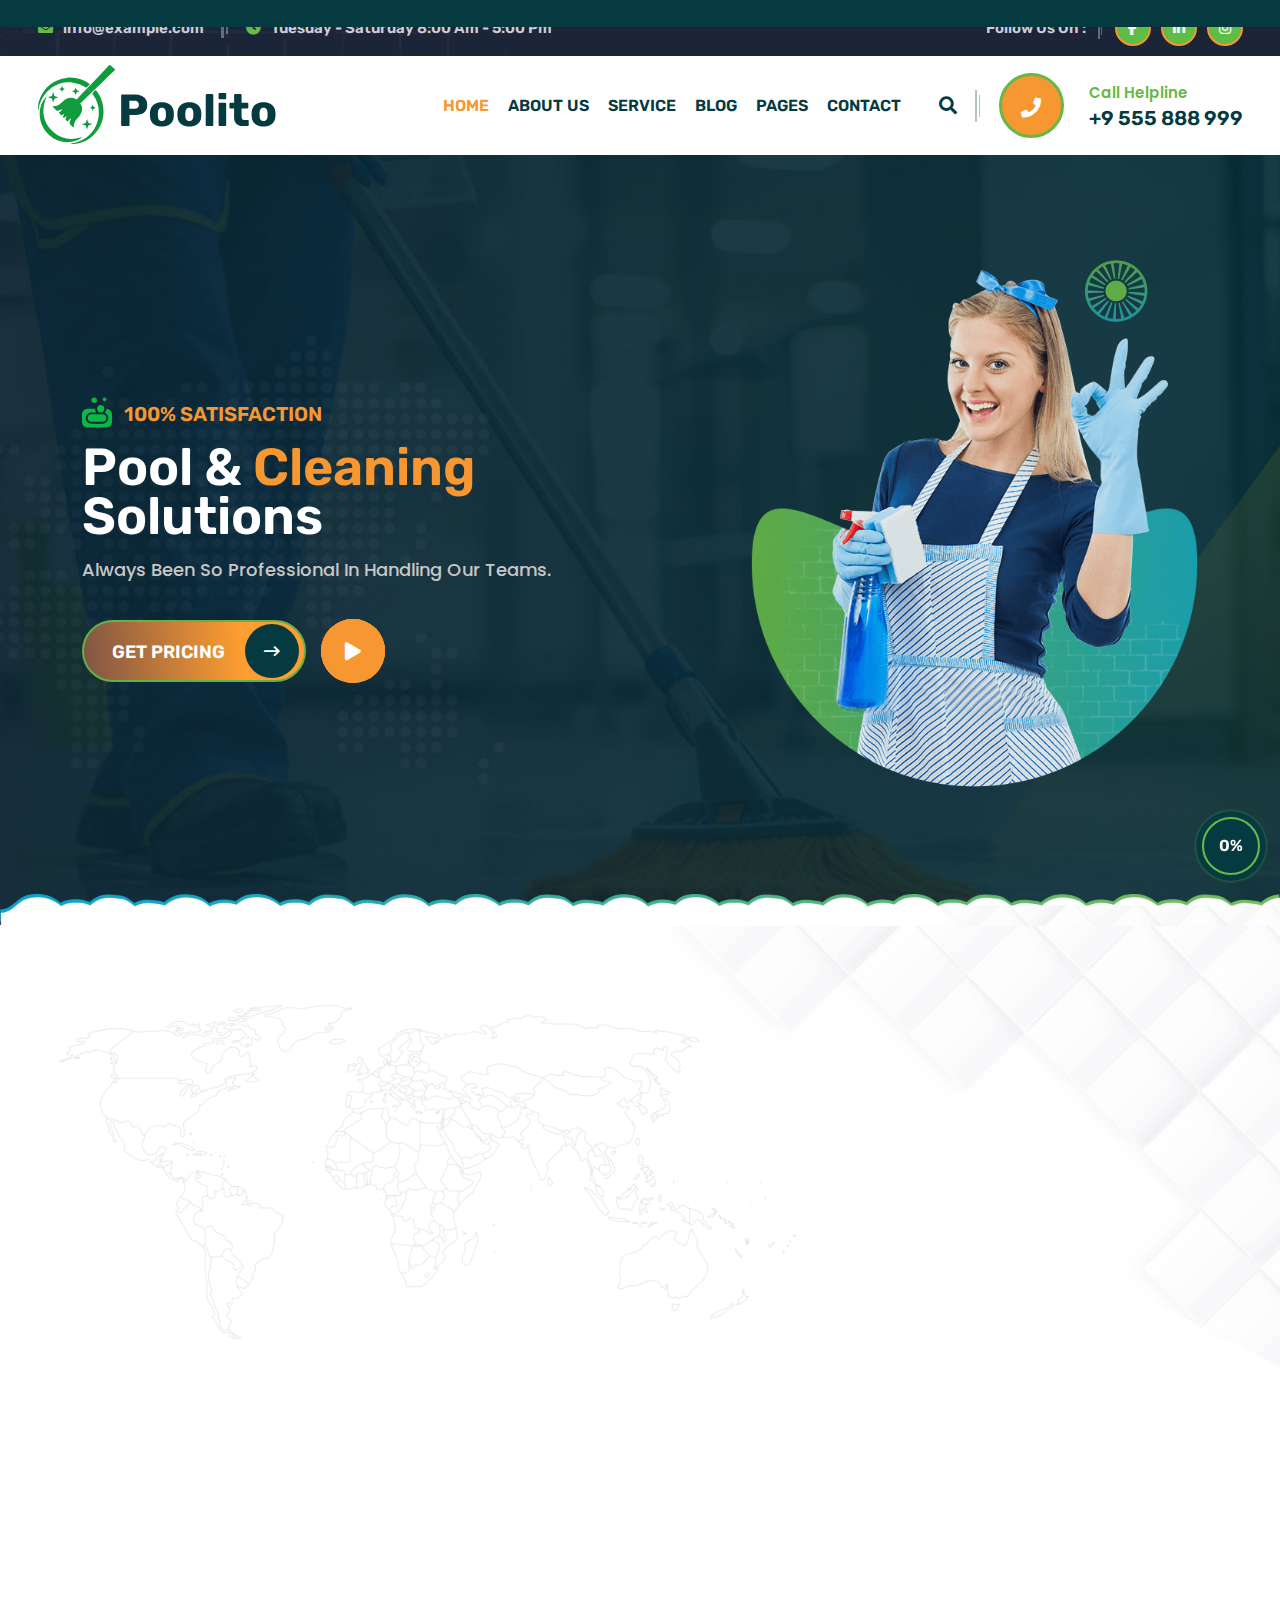
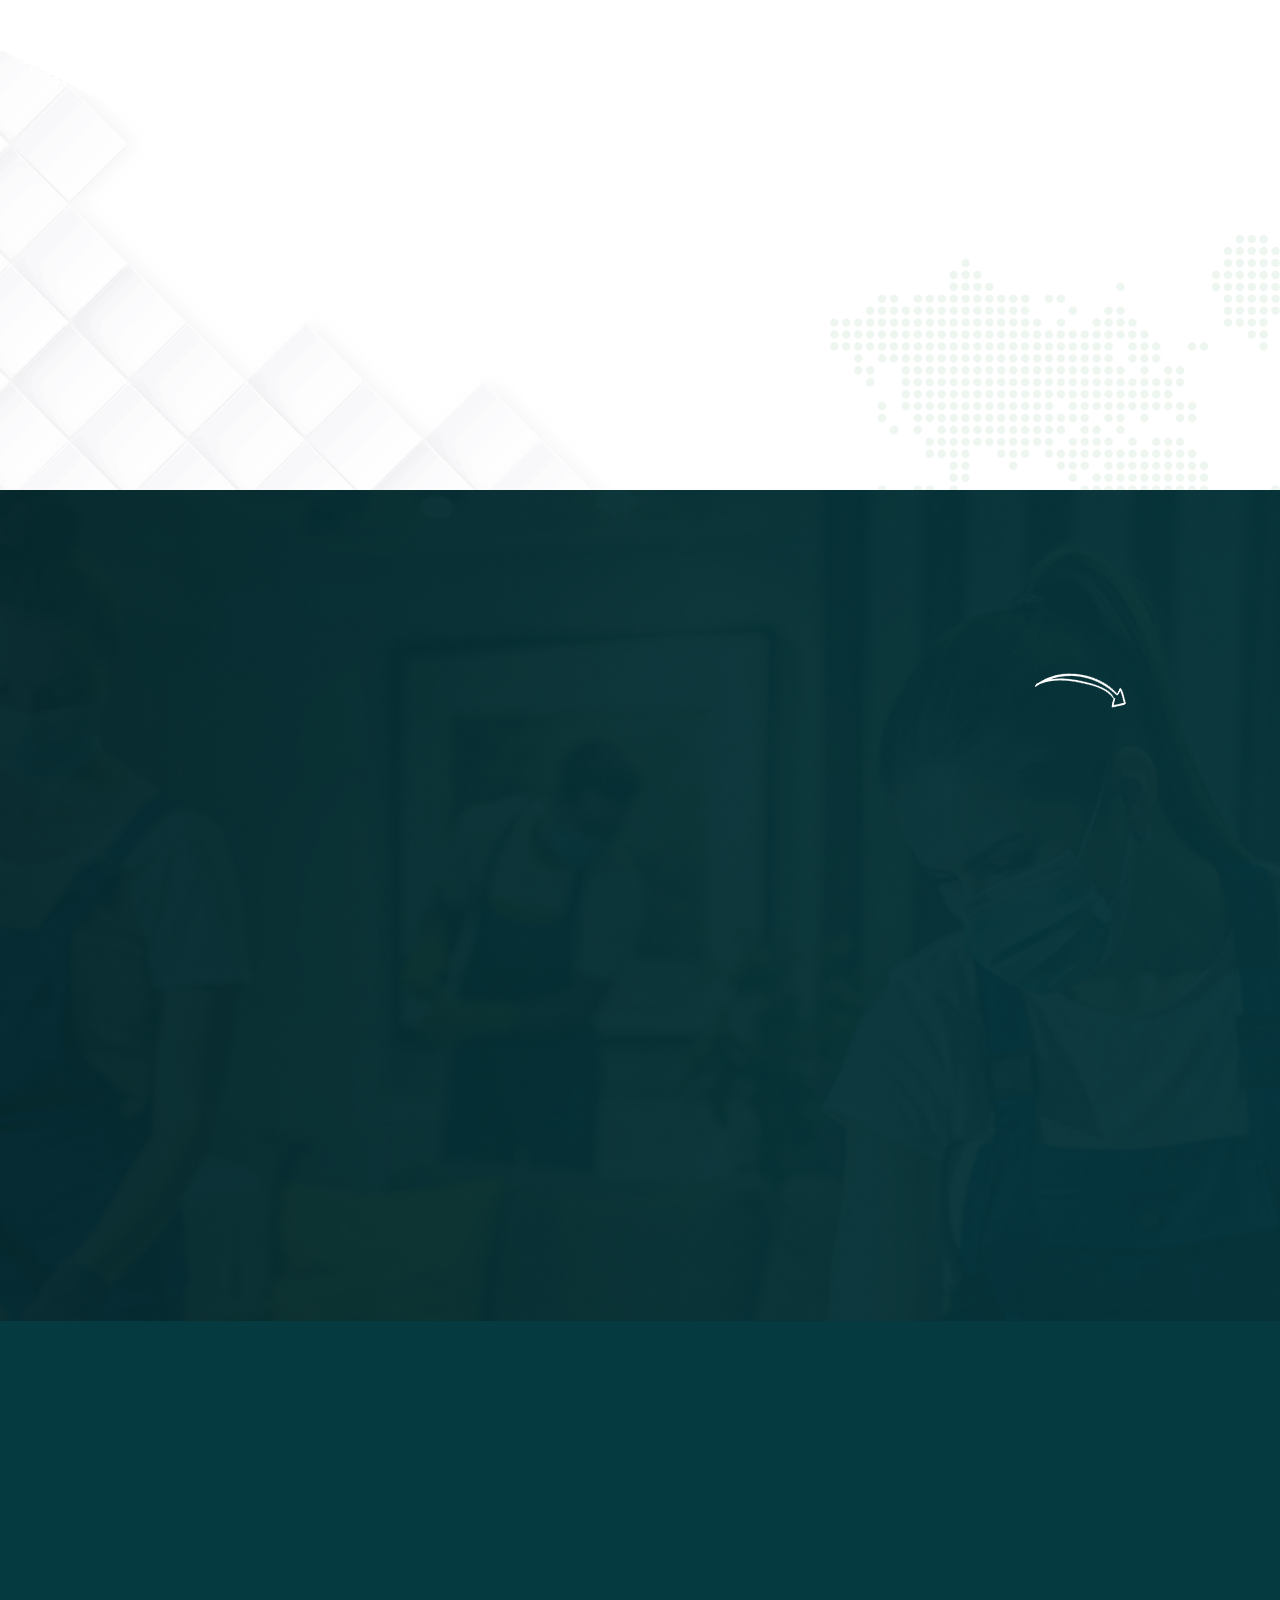
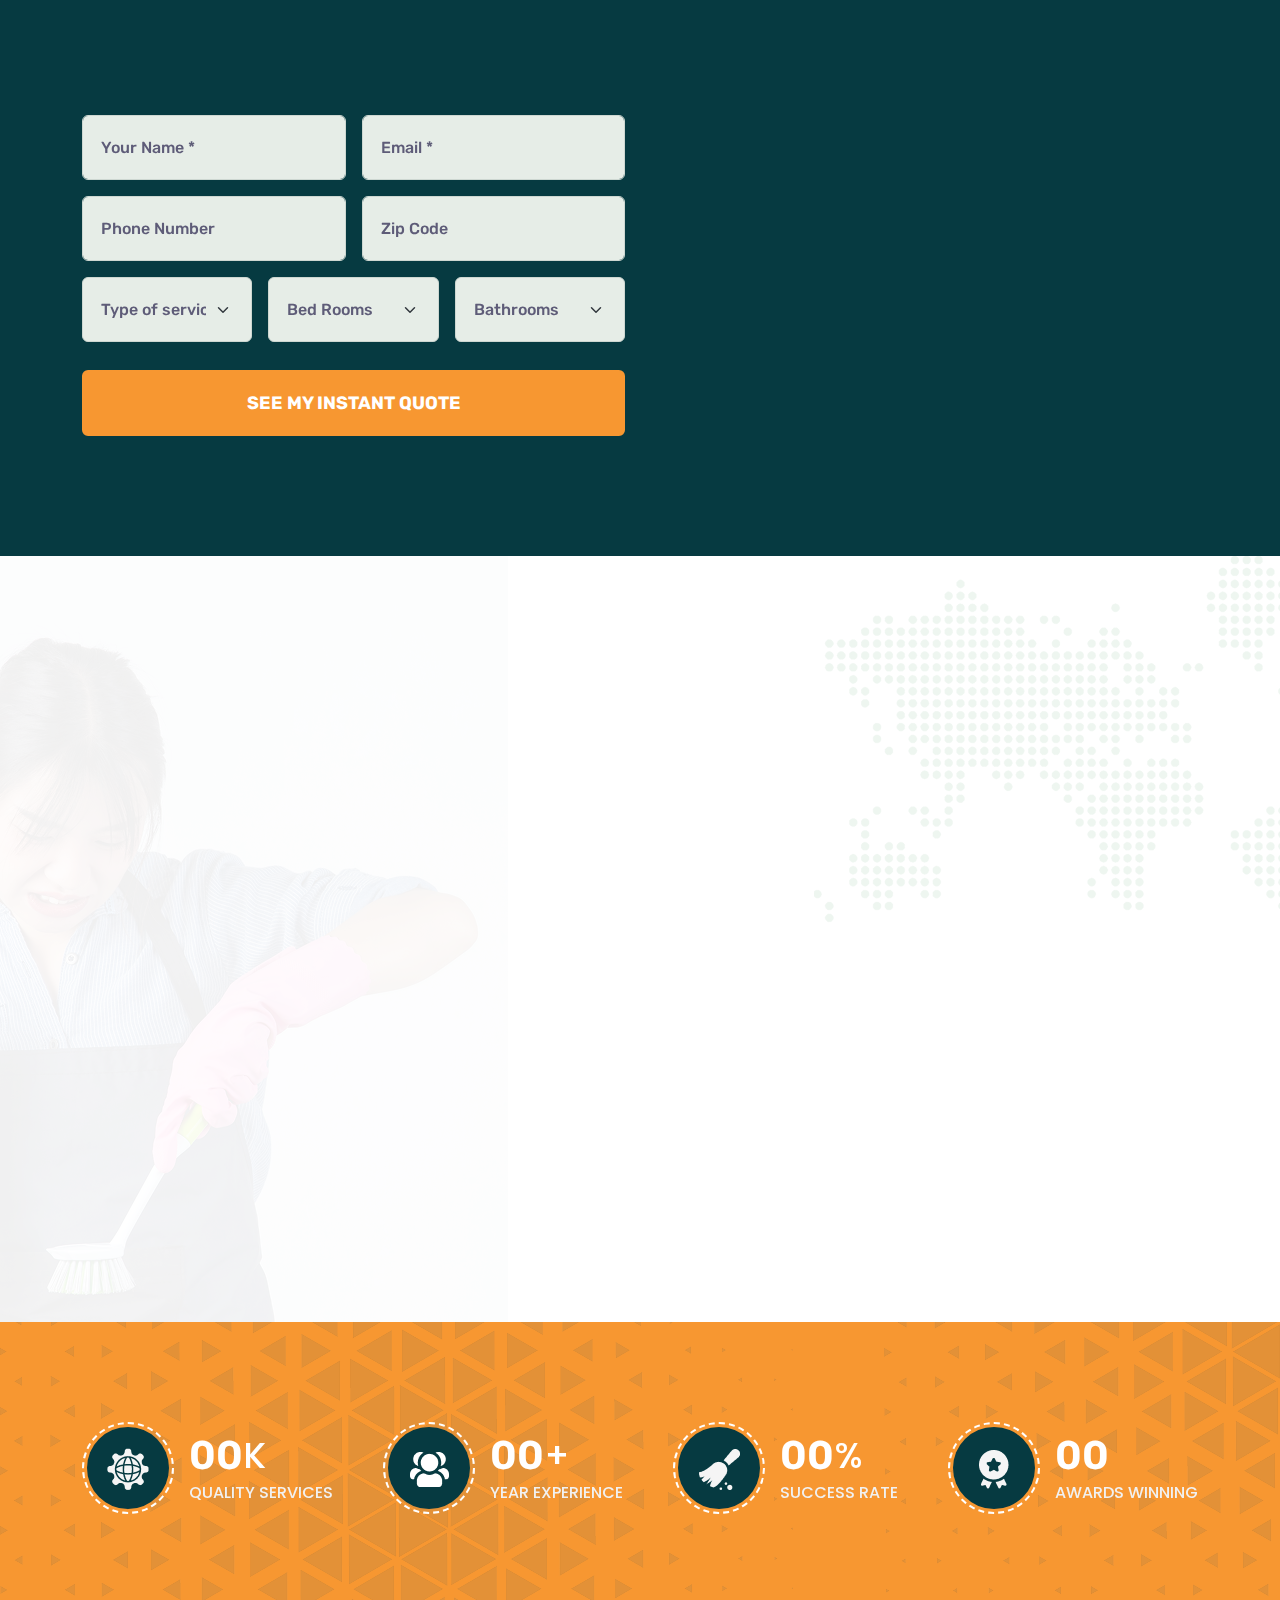
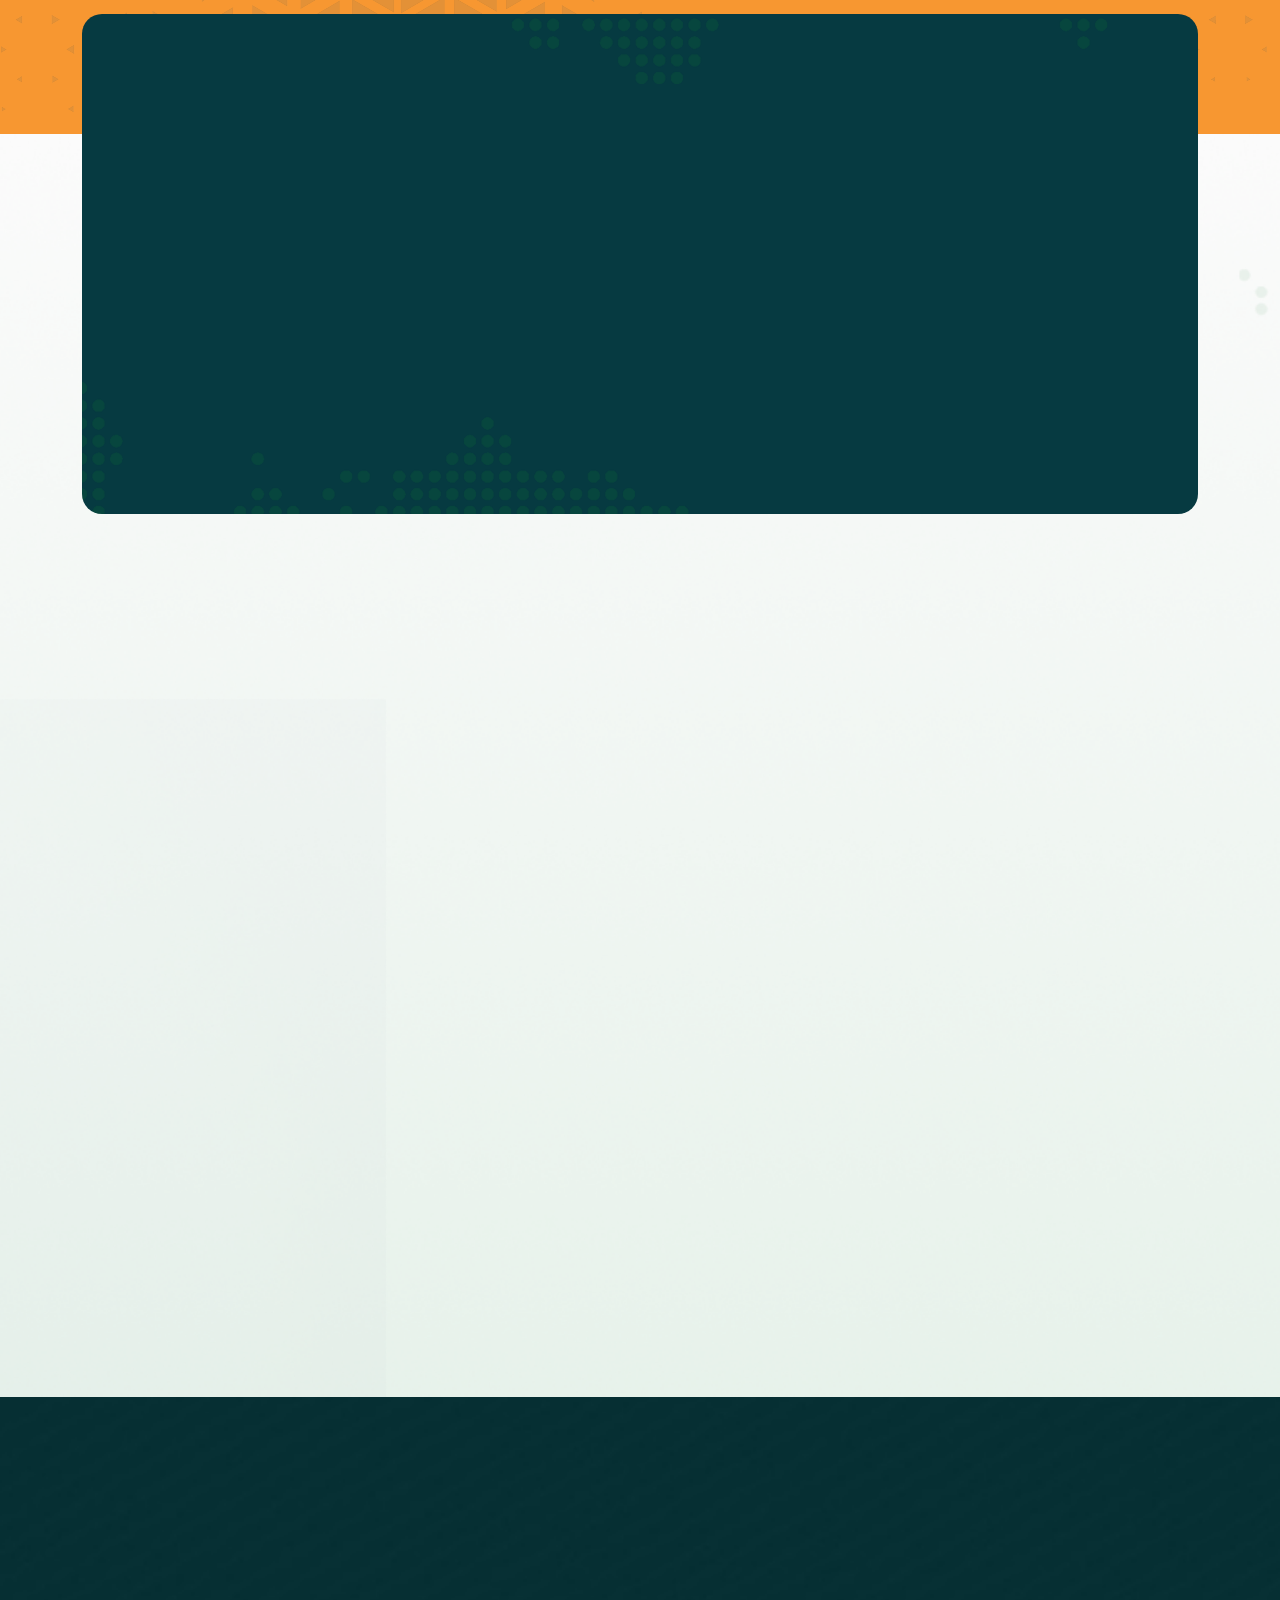
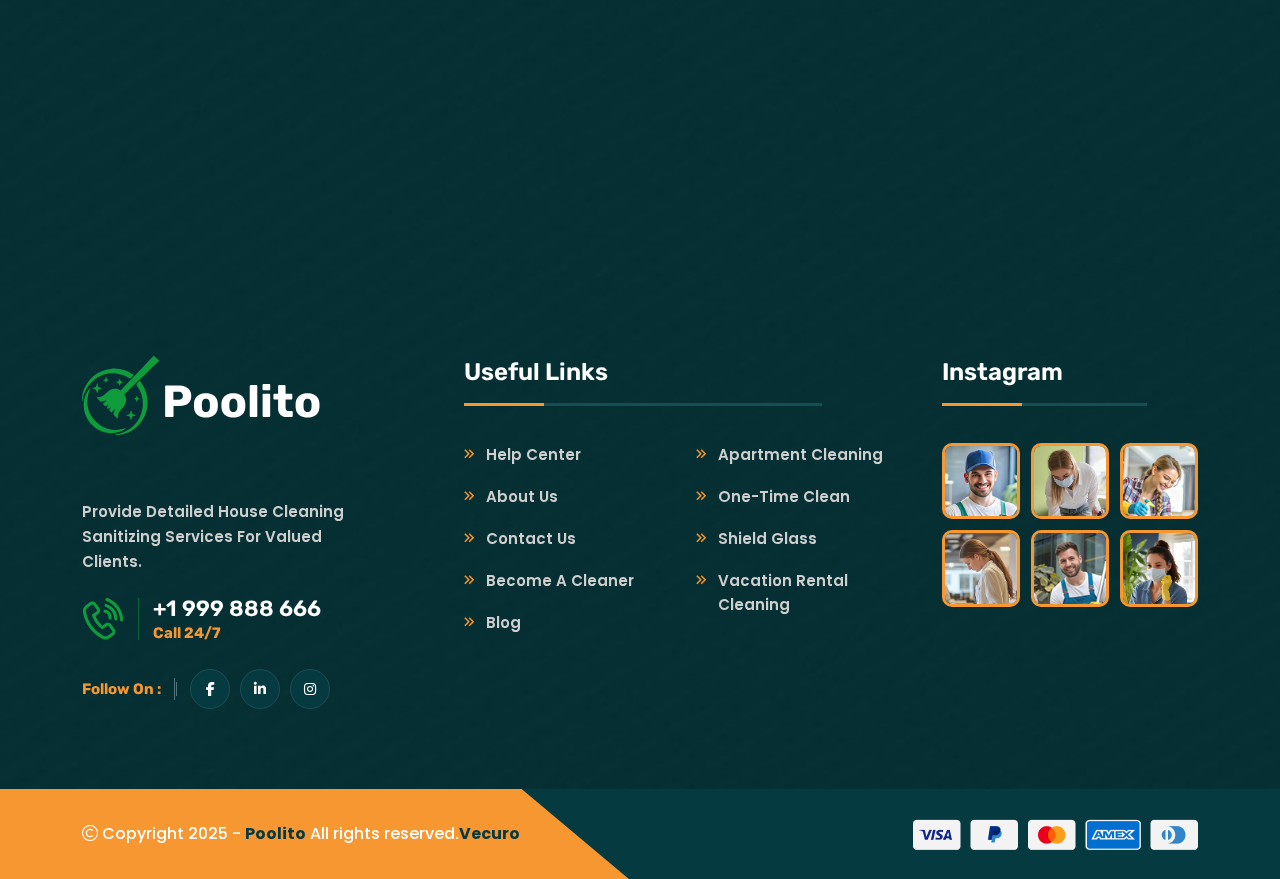
<file: index-2.html>
<!doctype html>
<html class="no-js" lang="zxx">


<!-- Mirrored from html.vecurosoft.com/poolito/demo/index-2.html by HTTrack Website Copier/3.x [XR&CO'2014], Wed, 21 May 2025 05:11:34 GMT -->
<head>
    <meta charset="utf-8">
    <meta http-equiv="x-ua-compatible" content="ie=edge">
    <title>Cleaning and pool service template | Vecuro | Home 2</title>
    <meta name="author" content="Vecuro">
    <meta name="description" content="Cleaning and pool Home 2 template">
    <meta name="keywords" content="Cleaning and pool Home 2 template">
    <meta name="robots" content="INDEX,FOLLOW">

    <!-- Mobile Specific Metas -->
    <meta name="viewport" content="width=device-width, initial-scale=1, shrink-to-fit=no">

    <!-- Favicons - Place favicon.ico in the root directory -->
    <link rel="shortcut icon" href="assets/img/favicon.ico" type="image/x-icon">
    <link rel="icon" href="assets/img/favicon.ico" type="image/x-icon">

    <!--==============================
	  Google Fonts
	============================== --> 
    <link rel="preconnect" href="https://fonts.googleapis.com/">
    <link rel="preconnect" href="https://fonts.gstatic.com/" crossorigin>
    <link href="https://fonts.googleapis.com/css2?family=Fuzzy+Bubbles:wght@400;700&amp;family=Poppins:wght@400;500;600;700;800&amp;family=Rubik:ital,wght@0,300..900;1,300..900&amp;display=swap" rel="stylesheet">


    <!--==============================
	    All CSS File
	============================== -->
    <!-- Bootstrap -->
    <link rel="stylesheet" href="assets/css/bootstrap.min.css">
    <!-- Fontawesome Icon -->
    <link rel="stylesheet" href="assets/css/fontawesome.min.css">
    <!-- Magnific Popup -->
    <link rel="stylesheet" href="assets/css/magnific-popup.min.css">
    <!-- Slick Slider -->
    <link rel="stylesheet" href="assets/css/slick.min.css">
    <!-- animate js -->
    <link rel="stylesheet" href="assets/css/animate.min.css">
    <!-- Theme Custom CSS -->
    <link rel="stylesheet" href="assets/css/style.css">

</head>

<body>


    <!--[if lte IE 9]>
    	<p class="browserupgrade">You are using an <strong>outdated</strong> browser. Please <a href="https://browsehappy.com/">upgrade your browser</a> to improve your experience and security.</p>
  <![endif]-->



    <!--********************************
   		Code Start From Here 
	******************************** -->



    <!--==============================
	Preloader
	==============================-->
    <div class="preloader">
        <button class="vs-btn preloaderCls">Cancel Preloader </button>
        <div class="preloader-inner">
        <img src="assets/img/logo.svg" alt="logo">
        <span class="loader"></span>
        </div>
    </div>
    <!--==============================
    Mobile Menu
    ============================== -->
    <div class="vs-menu-wrapper">
        <div class="vs-menu-area text-center">
            <button class="vs-menu-toggle"><i class="fal fa-times"></i></button>
            <div class="mobile-logo">
                <a href="index.html"><img src="assets/img/logo-dark.svg" alt="cleaning"></a>
            </div>
            <div class="vs-mobile-menu">
                <ul>
                    <li class="menu-item-has-children">
                        <a href="index.html">Home</a>
                        <ul class="sub-menu">
                            <li><a href="index.html">Home Style 1</a></li>
                            <li><a href="index-2.html">Home Style 2</a></li>
                            <li><a href="index-3.html">Home Style 3</a></li>
                        </ul>
                    </li>
                    <li>
                        <a href="about.html">About Us</a>
                    </li>
                    <li class="menu-item-has-children">
                        <a href="service.html">Service</a>
                        <ul class="sub-menu">
                            <li><a href="service.html">Service</a></li>
                            <li><a href="service-details.html">Service Details</a></li>
                        </ul>
                    </li>
                    <li class="menu-item-has-children">
                        <a href="blog.html">Blog</a>
                        <ul class="sub-menu">
                            <li><a href="blog.html">Blog</a></li>
                            <li><a href="blog-details.html">Blog Details</a></li>
                        </ul>
                    </li>
                    <li class="menu-item-has-children mega-menu-wrap">
                        <a href="#">Pages</a>
                        <ul class="mega-menu">
                            <li><a href="shop.html">Pagelist 1</a>
                                <ul>
                                    <li><a href="index.html">Home Style 1</a></li>
                                    <li><a href="index-2.html">Home Style 2</a></li>
                                    <li><a href="index-3.html">Home Style 3</a></li>
                                    <li><a href="about.html">About Us</a></li>
                                </ul>
                            </li>
                            <li><a href="#">Pagelist 2</a>
                                <ul>
                                    <li><a href="blog.html">Blog</a></li>
                                    <li><a href="blog-details.html">Blog Details</a></li>
                                    <li><a href="service.html">service</a></li>
                                    <li><a href="service-details.html">Service Details</a></li>
                                </ul>
                            </li>
                            <li><a href="#">Pagelist 3</a>
                                <ul>
                                    <li><a href="team.html">Team</a></li>
                                    <li><a href="team-details.html">Team Details</a></li>
                                    <li><a href="contact.html">Contact Us</a></li>
                                </ul>
                            </li>
                            <li><a href="#">Pagelist 4</a>
                                <ul>
                                    <li><a href="portfolio.html">portfolio</a></li>
                                    <li><a href="portfolio-details.html">portfolio Details</a></li>
                                    <li><a href="404.html">Error Page</a></li>
                                </ul>
                            </li>
                        </ul>
                    </li>
                    <li>
                        <a href="contact.html">Contact</a>
                    </li>
                </ul>
            </div>
        </div>
    </div>
    <!--==============================
    Popup Search Box
    ============================== -->
    <div class="popup-search-box d-none d-lg-block  ">
        <button class="searchClose"><i class="fal fa-times"></i></button>
        <form action="#">
        <input type="text" class="border-theme" placeholder="What are you looking for">
        <button type="submit"><i class="fal fa-search"></i></button>
        </form>
    </div>
    <!--==============================
    Header Area
    ==============================-->
    <header class="vs-header header-layout2">
        <div class="header-top">
            <div class="main-container2">
                <div class="row justify-content-md-between justify-content-center align-items-center">
                    <div class="col-auto d-md-block d-none">
                        <div class="header-links">
                            <ul>
                                <li><i class="far fa-envelope"></i><a href="mailto:info@example.com">info@example.com</a></li>
                                <li class="d-lg-inline d-none"><i class="far fa-clock"></i>Tuesday - Saturday 8:00 Am - 5:00 Pm</li>
                            </ul>
                        </div>
                    </div>
                    <div class="col-auto">
                        <div class="social-style1">
                            <span class="social-title">Follow Us On :</span>
                            <div class="social-icon">
                                <a href="#"><i class="fab fa-facebook-f"></i></a>
                                <a href="#"><i class="fab fa-linkedin-in"></i></a>
                                <a href="#"><i class="fab fa-instagram"></i></a>
                            </div>
                        </div>
                    </div>
                </div>
            </div>
        </div>
        <div class="sticky-wrapper">
            <div class="sticky-active">
                <div class="menu-area">
                    <div class="main-container2">
                        <div class="row align-items-center justify-content-between">
                            <div class="col-auto">
                                <div class="header-logo">
                                    <a class="main-logo" href="index.html">
                                        <img class="d-none d-xxl-block" src="assets/img/logo-white.svg" alt="logo">
                                        <img class="d-block d-xxl-none" src="assets/img/logo-dark.svg" alt="logo">
                                    </a>
                                </div>
                            </div>
                            <div class="col">
                                <nav class="main-menu menu-style1 d-none d-lg-block">
                                    <ul>
                                        <li class="menu-item-has-children">
                                            <a href="index.html">Home</a>
                                            <ul class="sub-menu">
                                                <li><a href="index.html">Home Style 1</a></li>
                                                <li><a href="index-2.html">Home Style 2</a></li>
                                                <li><a href="index-3.html">Home Style 3</a></li>
                                            </ul>
                                        </li>
                                        <li>
                                            <a href="about.html">About Us</a>
                                        </li>
                                        <li class="menu-item-has-children">
                                            <a href="service.html">Service</a>
                                            <ul class="sub-menu">
                                                <li><a href="service.html">Service</a></li>
                                                <li><a href="service-details.html">Service Details</a></li>
                                            </ul>
                                        </li>
                                        <li class="menu-item-has-children">
                                            <a href="blog.html">Blog</a>
                                            <ul class="sub-menu">
                                                <li><a href="blog.html">Blog</a></li>
                                                <li><a href="blog-details.html">Blog Details</a></li>
                                            </ul>
                                        </li>
                                        <li class="menu-item-has-children mega-menu-wrap">
                                            <a href="#">Pages</a>
                                            <ul class="mega-menu">
                                                <li><a href="shop.html">Pagelist 1</a>
                                                    <ul>
                                                        <li><a href="index.html">Home Style 1</a></li>
                                                        <li><a href="index-2.html">Home Style 2</a></li>
                                                        <li><a href="index-3.html">Home Style 3</a></li>
                                                        <li><a href="about.html">About Us</a></li>
                                                    </ul>
                                                </li>
                                                <li><a href="#">Pagelist 2</a>
                                                    <ul>
                                                        <li><a href="blog.html">Blog</a></li>
                                                        <li><a href="blog-details.html">Blog Details</a></li>
                                                        <li><a href="service.html">service</a></li>
                                                        <li><a href="service-details.html">Service Details</a></li>
                                                    </ul>
                                                </li>
                                                <li><a href="#">Pagelist 3</a>
                                                    <ul>
                                                        <li><a href="team.html">Team</a></li>
                                                        <li><a href="team-details.html">Team Details</a></li>
                                                        <li><a href="contact.html">Contact Us</a></li>
                                                    </ul>
                                                </li>
                                                <li><a href="#">Pagelist 4</a>
                                                    <ul>
                                                        <li><a href="portfolio.html">portfolio</a></li>
                                                        <li><a href="portfolio-details.html">portfolio Details</a></li>
                                                        <li><a href="404.html">Error Page</a></li>
                                                    </ul>
                                                </li>
                                            </ul>
                                        </li>
                                        <li>
                                            <a href="contact.html">Contact</a>
                                        </li>
                                    </ul>
                                </nav>
                            </div>
                            <div class="col-auto d-lg-none">
                                <button class="vs-menu-toggle d-inline-block">
                                    <i class="fal fa-bars"></i>                                           
                               </button>
                            </div>
                            <div class="col-auto d-lg-block d-none">
                                <div class="header-inner">
                                    <div class="header-icons">
                                        <button class="searchBoxTggler"><i class="fal fa-search"></i></button>
                                        <a class="icon-btn" href="#"><i class="fa-solid fa-phone"></i></a>
                                    </div>
                                    <div class="contact-content">
                                        <p class="contact-text">Call Helpline</p>
                                        <h6 class="contact-title"><a href="#">+9 555 888 999</a></h6>
                                    </div>
                                </div>
                            </div>
                        </div>
                    </div>
                </div>
            </div>
        </div>
        <span class="shape-mockup d-xl-block d-none" style="left: 0%; top: 0px;"><img src="assets/img/shapes/header-shep1.png" alt="counter element"></span>
    </header>
    <!--********************************
			Start Main Content
	******************************** -->
        <!-- Hero Area -->
        <section class="vs-hero vs-hero-style2" data-wow-delay="0.25s" aria-hidden="true">
              <div class="vs-hero__item2" data-bg-src="assets/img/bg/hero-bg-2.jpg">
                <div class="container">
                    <div class="row g-5 justify-content-end align-items-center">
                        <div class="col-lg-7 position-relative">
                            <div class="vs-hero__content">
                                <div class="vs-hero__subtitle wow animate__fadeInUp" data-wow-delay="0.60s"><span class="icon"><img src="assets/img/icon/satisfaction-icon.svg" alt="Hero Icon"></span>100% Satisfaction</div>
                                <h1 class="vs-hero__title wow animate__fadeInUp" data-wow-delay="0.70s">pool & <span class="vs-hero__title--highlight">Cleaning</span> Solutions</h1>
                                <p class="vs-hero__text wow animate__fadeInUp" data-wow-delay="0.80s">always been so professional in handling our teams.</p>
                                <div class="hero-btn wow animate__fadeInUp" data-wow-delay="0.90s">
                                    <a class="vs-btn2" href="index.html">Get Pricing<i class="far fa-long-arrow-right"></i></a>
                                    <a href="https://www.youtube.com/watch?v=moYayPRgaY0" class="play-btn popup-video">
                                        <i class="fas fa-play"></i>
                                    </a>
                                </div>
                                
                            </div>  
                            <span class="shape-mockup d-none d-xxl-block hero-shep2 moving" style="left: -120px; bottom: -40%;"><img src="assets/img/shapes/clean1.png" alt="hero element"></span>
                        </div>
                        <div class="col-lg-5">
                            <div class="vs-hero__image position-relative wow animate__fadeInRight" data-wow-delay="0.1s">
                                <div class="main-img">
                                    <img src="assets/img/hero/hero-img-2-1.png" alt="Hero Image">
                                </div>
                              <span class="shape-mockup hero-shep5 spin d-xl-block d-none" style="right: 50px; top: -10px;"><img src="assets/img/shapes/circle-1.png" alt="hero element"></span>
                            </div>
                        </div>
                    </div>
                </div>
              </div>
              <span class="shape-mockup common-line d-lg-block d-none" data-wow-delay="0.45s" style="left: 0px; bottom: -1px;"><img src="assets/img/shapes/hero-shep2-Copy.png" alt="hero element"></span>
              <span class="shape-mockup z-index-n1 d-xl-block d-none wow animate__fadeInRight" data-wow-delay="0.45s" style="right: 0px; bottom: 0px;"><img src="assets/img/shapes/hero-shep4.png" alt="Hero element"></span>
              <div class="bubbles">
                <div class="bubble"></div>
                <div class="bubble"></div>
                <div class="bubble"></div>
                <div class="bubble"></div>
                <div class="bubble"></div>
                <div class="bubble"></div>
                <div class="bubble"></div>
                <div class="bubble"></div>
                <div class="bubble"></div>
                <div class="bubble"></div>
            </div>
        </section>
        <!-- Hero Area End -->
        <!-- About Area  -->
         <section class="about-layout1 style2 space">
            <div class="container">
                <div class="row gx-60 g-5 justify-content-center">
                    <div class="col-xl-6">
                        <div class="img-box1 style2 wow animate__fadeInUp" data-wow-delay="0.55s">
                            <div class="img-icon">
                                <img src="assets/img/icon/about-icon1.svg" alt="icon">
                                <span class="icon-shep">
                                    <img src="assets/img/shapes/about-icon-shape1.png" alt="shape" class="spin">
                                </span>
                            </div>
                            <div class="img1">
                                <a href="about.html"><img src="assets/img/about/about-img-3-1.jpg" alt="About Image"></a>
                            </div>
                            <div class="img2">
                                <a href="about.html"><img src="assets/img/about/about-img-1-2.jpg" alt="About Image"></a>
                            </div>
                        </div>
                    </div>
                    <div class="col-xl-6">
                        <div class="about-content">
                            <div class="wow animate__fadeInUp" data-wow-delay="0.25s">
                                <div class="title-area title-anime animation-style2">
                                  <span class="sec-subtitle left-shape justify-content-center title-anime__title">ABOUT CLEANING</span>
                                  <h2 class="sec-title title-anime__title">Our Cleaning <span class="title-highlight">Agency</span> For Your City</h2>
                                </div>
                                <p class="about-text">
                                    When you work Angeles House Cleaners Referal Agency cleaning breathe easy because your home will soon
                                </p>
                            </div>
                            <div class="nav nav-tabs wow animate__fadeInUp" data-wow-delay="0.30s" id="nav-tab" role="tablist">
                                <button class="nav-link vs-nav-link" id="nav-home-tab" data-bs-toggle="tab" data-bs-target="#nav-home-left, #nav-home-right" type="button" role="tab" aria-controls="nav-home-tab" aria-selected="true">Mission</button>
                                <button class="nav-link vs-nav-link" id="nav-profile-tab" data-bs-toggle="tab" data-bs-target="#nav-profile-left, #nav-profile-right" type="button" role="tab" aria-controls="nav-profile-tab" aria-selected="false">service</button>
                                <button class="nav-link vs-nav-link active" id="nav-contact-tab" data-bs-toggle="tab" data-bs-target="#nav-contact-left, #nav-contact-right" type="button" role="tab" aria-controls="nav-contact-tab" aria-selected="false">vision</button>
                            </div>
                            <div class="tab-content vs-tab-content wow animate__fadeInUp" data-wow-delay="0.35s" id="nav-tabContent-right">
                                <div class="tab-pane vs-tab-pane fade" id="nav-home-right" role="tabpanel" aria-labelledby="nav-home-tab" tabindex="0">
                                    <div class="tab-box">
                                        <div class="tab-img">
                                            <img src="assets/img/about/about-tab-1.jpg" alt="About Image">
                                            <a href="https://www.youtube.com/watch?v=moYayPRgaY0" class="play-btn popup-video">
                                                <i class="fas fa-play"></i>
                                            </a>
                                        </div>
                                        <ul class="tab-list">
                                            <li class="list-item"><img src="assets/img/icon/right-mark-icon.svg" alt="icon" class="icon">One-Off Thorough Deep Clean</li>
                                            <li class="list-item"><img src="assets/img/icon/right-mark-icon.svg" alt="icon" class="icon">Schedule A Cleaning Time</li>
                                            <li class="list-item"><img src="assets/img/icon/right-mark-icon.svg" alt="icon" class="icon">Trained Professionals</li>
                                            <li class="list-item"><img src="assets/img/icon/right-mark-icon.svg" alt="icon" class="icon">choose Synergy the Maids</li>                                            
                                        </ul>
                                    </div>
                                </div>
                                <div class="tab-pane vs-tab-pane fade" id="nav-profile-right" role="tabpanel" aria-labelledby="nav-profile-tab" tabindex="0">
                                    <div class="tab-box">
                                        <div class="tab-img">
                                            <img src="assets/img/about/about-tab-1-2.jpg" alt="About Image">
                                            <a href="https://www.youtube.com/watch?v=moYayPRgaY0" class="play-btn popup-video">
                                                <i class="fas fa-play"></i>
                                            </a>
                                        </div>
                                        <ul class="tab-list">
                                            <li class="list-item"><img src="assets/img/icon/right-mark-icon.svg" alt="icon" class="icon">One-Off Thorough Deep Clean</li>
                                            <li class="list-item"><img src="assets/img/icon/right-mark-icon.svg" alt="icon" class="icon">Schedule A Cleaning Time</li>
                                            <li class="list-item"><img src="assets/img/icon/right-mark-icon.svg" alt="icon" class="icon">Trained Professionals</li>
                                            <li class="list-item"><img src="assets/img/icon/right-mark-icon.svg" alt="icon" class="icon">choose Synergy the Maids</li>                                            
                                        </ul>
                                    </div>
                                </div>
                                <div class="tab-pane vs-tab-pane fade show active" id="nav-contact-right" role="tabpanel" aria-labelledby="nav-contact-tab" tabindex="0">
                                    <div class="tab-box">
                                        <div class="tab-img">
                                            <img src="assets/img/about/about-tab-1-3.jpg" alt="About Image">
                                            <a href="https://www.youtube.com/watch?v=moYayPRgaY0" class="play-btn popup-video">
                                                <i class="fas fa-play"></i>
                                            </a>
                                        </div>
                                        <ul class="tab-list">
                                            <li class="list-item"><img src="assets/img/icon/right-mark-icon.svg" alt="icon" class="icon">One-Off Thorough Deep Clean</li>
                                            <li class="list-item"><img src="assets/img/icon/right-mark-icon.svg" alt="icon" class="icon">Schedule A Cleaning Time</li>
                                            <li class="list-item"><img src="assets/img/icon/right-mark-icon.svg" alt="icon" class="icon">Trained Professionals</li>
                                            <li class="list-item"><img src="assets/img/icon/right-mark-icon.svg" alt="icon" class="icon">choose Synergy the Maids</li>                                           
                                        </ul>
                                    </div>
                                </div>
                            </div>
                            <div class="about-inner mb-0 wow animate__fadeInUp" data-wow-delay="0.25s">
                                <a class="vs-btn2" href="about.html">read more <i class="far fa-long-arrow-right"></i></a>
                                <div class="author-box">
                                    <img src="assets/img/about/author-img.jpg" alt="author image">
                                    <div class="author-content">
                                        <h2 class="title h5">D.markwin</h2>
                                        <p class="desi">Co-founder</p>
                                    </div>
                                </div>
                            </div>
                        </div>
                    </div>
                </div>
            </div>
            <div class="sponsor space-top">
                <div class="container text-center">
                    <div class="row vs-carousel" data-slide-show="5" data-md-slide-show="3" data-sm-slide-show="3" data-xs-slide-show="2" data-autoplay="true">
                      <div class="col-auto sponsor__item wow animate__fadeInUp" data-wow-delay="0.35s">
                        <img src="assets/img/brand/brand-2-1.png" alt="Brand">
                      </div>
                      <div class="col-auto sponsor__item wow animate__fadeInUp" data-wow-delay="0.45s">
                        <img src="assets/img/brand/brand-2-2.png" alt="Brand">
                      </div>
                      <div class="col-auto sponsor__item wow animate__fadeInUp" data-wow-delay="0.55s">
                        <img src="assets/img/brand/brand-2-3.png" alt="Brand">
                      </div>
                      <div class="col-auto sponsor__item wow animate__fadeInUp" data-wow-delay="0.65s">
                        <img src="assets/img/brand/brand-2-4.png" alt="Brand">
                      </div>
                      <div class="col-auto sponsor__item wow animate__fadeInUp" data-wow-delay="0.75s">
                        <img src="assets/img/brand/brand-2-5.png" alt="Brand">
                      </div>
                      <div class="col-auto sponsor__item wow animate__fadeInUp" data-wow-delay="0.45s">
                          <img src="assets/img/brand/brand-2-2.png" alt="Brand">
                      </div>
                    </div>
                  </div>
            </div>
            <span class="shape-mockup d-lg-block z-index-n1 d-none" style="left: 52px; top: 0px;"><img src="assets/img/shapes/about-shape-1-1.png" alt="counter element"></span>
            <span class="shape-mockup z-index-n1" style="right: 0; top: 0px;"><img src="assets/img/shapes/about-shape-1-2.png" alt="counter element"></span>
            <div class="common-line shape-mockup d-none d-xxl-block" style="bottom: -7px;">
                <img src="assets/img/shapes/line-shep.png" alt="shapes">
            </div>
            <span class="shape-mockup" style="right: 0; bottom: 0px;"><img src="assets/img/shapes/map-shape-1.png" alt="counter element"></span>
            <span class="shape-mockup z-index-n1" style="left: 0; bottom: 0px;" ><img src="assets/img/shapes/service-shape-3.png" alt="counter element"></span>
         </section>
        <!-- About Area End -->
        <!-- Service Area  -->
         <section class="vs-service__layout1 space position-relative" data-bg-src="assets/img/bg/service-bg1.jpg">
            <div class="container">
                <div class="row justify-content-center">
                    <div class="col-lg-6">
                        <div class="title-area text-center wow animate__fadeInUp title-anime animation-style5" data-wow-delay="0.25s">
                            <span class="sec-subtitle justify-content-center title-anime__title"> CLEANING SERVICE</span>
                            <h2 class="sec-title title-anime__title text-white">Best IN Class Cleaning Services</h2>
                        </div>
                    </div>
                </div>
                <div class="row vs-carousel" data-slide-show="4" data-ml-slide-show="3" data-lg-slide-show="3" data-md-slide-show="2" data-autoplay="true" data-arrows="false" data-dots="true">
                    <div class="col-lg-3 wow animate__fadeInUp" data-wow-delay="0.25s">
                        <div class="service-style2">
                            <div class="service-top">
                                <div class="service-img">
                                    <a href="service.html">
                                        <img class="img" src="assets/img/service/service-img-2-1.jpg" alt="Serevice Image">
                                    </a>
                                    <span class="shape-mockup" style="left: -17px; top: -10px;"><img src="assets/img/shapes/angle-left.png" alt="counter element"></span>
                                    <span class="shape-mockup" style="right: -17px; top: -10px;"><img src="assets/img/shapes/angle-right.png" alt="counter element"></span>
                                </div>
                                <div class="service-icon">
                                    <img class="icon" src="assets/img/icon/service-icon-2-1.svg" alt="Service Icon">
                                </div>
                            </div>
                            <div class="service-body">
                                <h2 class="vs-service__title h6"><a href="service.html">spring cleaning</a></h2>
                                <p class="vs-service__text">House Cleaners because start your home will soon</p>
                                <a href="#" class="icon-btn"><i class="far fa-long-arrow-right"></i></a>
                            </div>
                        </div>
                    </div>
                    <div class="col-lg-3 wow animate__fadeInUp" data-wow-delay="0.35s">
                        <div class="service-style2">
                            <div class="service-top">
                                <div class="service-img">
                                    <a href="service.html">
                                        <img class="img" src="assets/img/service/service-img-2-2.jpg" alt="Serevice Image">
                                    </a>
                                    <span class="shape-mockup" style="left: -17px; top: -10px;"><img src="assets/img/shapes/angle-left.png" alt="counter element"></span>
                                    <span class="shape-mockup" style="right: -17px; top: -10px;"><img src="assets/img/shapes/angle-right.png" alt="counter element"></span>
                                </div>
                                <div class="service-icon">
                                    <img class="icon" src="assets/img/icon/service-icon-2-2.svg" alt="Service Icon">
                                </div>
                            </div>
                            <div class="service-body">
                                <h2 class="vs-service__title h6"><a href="service.html">Office cleaning</a></h2>
                                <p class="vs-service__text">Office Cleaners because start your home will soon</p>
                                <a href="#" class="icon-btn"><i class="far fa-long-arrow-right"></i></a>
                            </div>
                        </div>
                    </div>
                    <div class="col-lg-3 wow animate__fadeInUp" data-wow-delay="0.45s">
                        <div class="service-style2">
                            <div class="service-top">
                                <div class="service-img">
                                    <a href="service.html">
                                        <img class="img" src="assets/img/service/service-img-2-3.jpg" alt="Serevice Image">
                                    </a>
                                    <span class="shape-mockup" style="left: -17px; top: -10px;"><img src="assets/img/shapes/angle-left.png" alt="counter element"></span>
                                    <span class="shape-mockup" style="right: -17px; top: -10px;"><img src="assets/img/shapes/angle-right.png" alt="counter element"></span>
                                </div>
                                <div class="service-icon">
                                    <img class="icon" src="assets/img/icon/service-icon-2-3.svg" alt="Service Icon">
                                </div>
                            </div>
                            <div class="service-body">
                                <h2 class="vs-service__title h6"><a href="service.html">apartment cleaning</a></h2>
                                <p class="vs-service__text">Apartmenr Cleaners because your home will soon</p>
                                <a href="#" class="icon-btn"><i class="far fa-long-arrow-right"></i></a>
                            </div>
                        </div>
                    </div>
                    <div class="col-lg-3 wow animate__fadeInUp" data-wow-delay="0.65s">
                        <div class="service-style2">
                            <div class="service-top">
                                <div class="service-img">
                                    <a href="service.html">
                                        <img class="img" src="assets/img/service/service-img-2-4.jpg" alt="Serevice Image">
                                    </a>
                                    <span class="shape-mockup" style="left: -17px; top: -10px;"><img src="assets/img/shapes/angle-left.png" alt="counter element"></span>
                                    <span class="shape-mockup" style="right: -17px; top: -10px;"><img src="assets/img/shapes/angle-right.png" alt="counter element"></span>
                                </div>
                                <div class="service-icon">
                                    <img class="icon" src="assets/img/icon/service-icon-2-4.svg" alt="Service Icon">
                                </div>
                            </div>
                            <div class="service-body">
                                <h2 class="vs-service__title h6"><a href="service.html">Medical Facilities</a></h2>
                                <p class="vs-service__text">House Cleaners because start your home will soon</p>
                                <a href="#" class="icon-btn"><i class="far fa-long-arrow-right"></i></a>
                            </div>
                        </div>
                    </div>
                    <div class="col-lg-3 wow animate__fadeInUp" data-wow-delay="0.75s">
                        <div class="service-style2">
                            <div class="service-top">
                                <div class="service-img">
                                    <a href="service.html">
                                        <img class="img" src="assets/img/service/service-img-2-1.jpg" alt="Serevice Image">
                                    </a>
                                    <span class="shape-mockup" style="left: -17px; top: -10px;"><img src="assets/img/shapes/angle-left.png" alt="counter element"></span>
                                    <span class="shape-mockup" style="right: -17px; top: -10px;"><img src="assets/img/shapes/angle-right.png" alt="counter element"></span>
                                </div>
                                <div class="service-icon">
                                    <img class="icon" src="assets/img/icon/service-icon-2-1.svg" alt="Service Icon">
                                </div>
                            </div>
                            <div class="service-body">
                                <h2 class="vs-service__title h6"><a href="service.html">spring cleaning</a></h2>
                                <p class="vs-service__text">House Cleaners because start your home will soon</p>
                                <a href="#" class="icon-btn"><i class="far fa-long-arrow-right"></i></a>
                            </div>
                        </div>
                    </div>
                </div>
            </div>
            <span class="shape-mockup d-xl-block d-none" style="right: 12%; top: 22%;"><img src="assets/img/shapes/service-shape-arraw.png" alt="service element"></span>
            <span class="shape-mockup custom-sheap wow animate__fadeInRight" data-wow-delay="0.90s" style="right: -40px; bottom: 40px;"><img src="assets/img/shapes/service-shape-man.png" alt="service element"></span>
         </section>
        <!-- Service Area End  -->
        <!-- Book Area -->
        <section class="book-layout1 space">
                <div class="container">
                    <div class="row z-index position-relative justify-content-center align-items-center">
                        <div class="col-xl-6 col-lg-7 col-md-8">
                            <div class="wow animate__fadeInUp" data-wow-delay="0.25s">
                                <div class="title-area title-anime animation-style2">
                                <span class="sec-subtitle left-shape justify-content-center title-anime__title">BOOK YOUR CLEANING?</span>
                                <h2 class="sec-title title-anime__title">Get Instant <span class="title-highlight">Price for</span> Cleaning?</h2>
                                </div>
                                <div class="mb-40"><p class="title-text icon-text"><img class="icon" src="assets/img/icon/author-icon.png" alt="icon"> Need to speak to someone? <a href="tel:+6494461709">Call us (877) 740-5530</a></p></div>
                                <span class="shape-mockup d-xxl-block d-none wow animate__fadeInLeft" style="right: -17%; top: -10%;"><img src="assets/img/shapes/car-shep-big.png" alt="Book element"></span>
                                <span class="shape-mockup d-xxl-block d-none wow animate__fadeInLeft" style="right: -10%; top: -8%;"><img src="assets/img/shapes/shape-arraw-2.png" alt="Book element"></span>
                            </div>
                            <div class="book-inner">
                                <div class="vs-comment-form style2">
                                    <div id="respond">
                                        <form action="https://html.vecurosoft.com/poolito/demo/mail.php" method="post" class="ajax-contact">
                                            <div class="row gx-3">
                                                <div class="col-xl-6 col-md-6 form-group">
                                                    <input name="fname" type="text" class="form-control" placeholder="Your Name *" required="">
                                                </div>
                                                <div class="col-xl-6 col-md-6 form-group">
                                                    <input name="email" type="email" class="form-control" placeholder="Email *" required="">                                                
                                                </div>
                                                <div class="col-xl-6 col-md-6 form-group">
                                                    <input name="number" type="number" class="form-control" placeholder="Phone Number" required="">
                                                </div>
                                                <div class="col-xl-6 col-md-6 form-group">
                                                    <input name="number" type="number" class="form-control" placeholder="Zip Code" required="">
                                                </div>
                                                <div class="col-xl-4 col-md-6 form-group">
                                                    <select name="subject">
                                                        <option selected="" disabled="" hidden="">Type of service</option>
                                                        <option value="Web Development">Web Development</option>
                                                        <option value="UI Design">UI Design</option>
                                                        <option value="CMS Development">CMS Development</option>
                                                        <option value="Theme Development">Theme Development</option>
                                                        <option value="Wordpress Development">Wordpress Development</option>
                                                    </select>
                                                </div>
                                                <div class="col-xl-4 col-md-6 form-group">
                                                    <select name="subject">
                                                        <option selected="" disabled="" hidden="">Bed Rooms</option>
                                                        <option value="Web Development">1 Bed Rooms</option>
                                                        <option value="UI Design">1 Bed Rooms</option>
                                                        <option value="CMS Development">3 Bed Rooms</option>
                                                        <option value="Theme Development">5 Bed Rooms</option>
                                                        <option value="Wordpress Development">3 Bed Rooms</option>
                                                    </select>
                                                </div>
                                                <div class="col-xl-4 col-md-12 form-group">
                                                    <select name="subject">
                                                        <option selected="" disabled="" hidden="">Bathrooms</option>
                                                        <option value="Web Development">Web Development</option>
                                                        <option value="UI Design">UI Design</option>
                                                        <option value="CMS Development">CMS Development</option>
                                                        <option value="Theme Development">Theme Development</option>
                                                        <option value="Wordpress Development">Wordpress Development</option>
                                                    </select>
                                                </div>
                                                <div class="col-12 form-group mb-0">
                                                    <button class="vs-btn" type="submit">see my instant quote</button>
                                                </div>
                                            </div>
                                        </form>
                                        <p class="form-messages mb-0 mt-3"></p>
                                    </div>
                                </div>
                            </div>
                        </div>
                        <div class="col-xl-6 col-lg-5 col-md-4">
                            <div class="book-img">
                                <div class="video-box wow animate__fadeInUp" >
                                    <h2 class="video-title h4  title-anime animation-style2" data-wow-delay="0.3s">watch video</h2>
                                    <a href="https://www.youtube.com/watch?v=moYayPRgaY0" class="play-btn popup-video">
                                        <i class="fas fa-play"></i>
                                    </a>
                                    <span class="shape-mockup vs-slider-shape-1 d-lg-block d-none" style="left: -60%; top: 0%;">
                                        <img src="assets/img/shapes/cleaning-shapes-1-2.png" alt="cleaning shapes">
                                    </span>
                                </div>
                            </div>
                        </div>
                    </div>
                </div>
                <div class="book-shape">
                    <span class="shape-mockup book-bg">
                        <img src="assets/img/bg/book-bg-1-1.jpg" alt="service element">
                    </span>
                </div>
                <div class="common-line shape-mockup d-none d-xxl-block" style="bottom: -7px;">
                    <img src="assets/img/shapes/line-shep.png" alt="shapes">
                </div>
                <span class="shape-mockup custom-sheap wow animate__fadeInLeft" style="left: 50px; bottom: 60px;"><img src="assets/img/shapes/cleaning-shapes-2-1.png" alt="Book element"></span>
                <span class="shape-mockup custom-sheap wow animate__fadeInLeft" style="left: 0px; top: 60px;"><img src="assets/img/shapes/map-shape-2.png" alt="Book element"></span>
            
        </section>
        <!-- Book Area End  -->
        <!-- Team Area  -->
        <section class="vs-team__layout1 space">
            <div class="container">
                <div class="row justify-content-center">
                    <div class="col-lg-6">
                        <div class="title-area text-center wow animate__fadeInUp title-anime animation-style5" data-wow-delay="0.25s">
                            <span class="sec-subtitle justify-content-center title-anime__title">MEET OUR TEAM</span>
                            <h2 class="sec-title title-anime__title">We have a expert team</h2>
                        </div>
                    </div>
                </div>
                <div class="row vs-carousel" data-slide-show="4" data-ml-slide-show="3" data-lg-slide-show="3" data-md-slide-show="2" data-sm-slide-show="2" data-autoplay="true" data-arrows="true">
                    <div class="col-xl-3 wow animate__fadeInUp" data-wow-delay="0.25s">
                        <div class="vs-team__style1">
                            <div class="vs-team__img">
                                <a href="team.html">
                                    <img src="assets/img/team/team-img-1-1.png" alt="Team Image">
                                </a>
                                <div class="vs-team__social--media">
                                    <a href="javascript:void(0)"><i class="fab fa-facebook-f"></i></a>
                                    <a href="javascript:void(0)"><i class="fa-brands fa-x-twitter"></i></a>
                                    <a href="javascript:void(0)"><i class="fab fa-instagram"></i></a>
                                </div>
                            </div>
                            <div class="vs-team__content">
                                <h2 class="vs-team__title"><a href="team.html">erica hanson</a></h2>
                                <p class="vs-team__subtitle">Supervisor</p>
                            </div>
                        </div>
                    </div>
                    <div class="col-xl-3 wow animate__fadeInUp" data-wow-delay="0.35s">
                        <div class="vs-team__style1">
                            <div class="vs-team__img">
                                <a href="team.html">
                                    <img src="assets/img/team/team-img-1-2.png" alt="Team Image">
                                </a>
                                <div class="vs-team__social--media">
                                    <a href="javascript:void(0)"><i class="fab fa-facebook-f"></i></a>
                                    <a href="javascript:void(0)"><i class="fa-brands fa-x-twitter"></i></a>
                                    <a href="javascript:void(0)"><i class="fab fa-instagram"></i></a>
                                </div>
                            </div>
                            <div class="vs-team__content">
                                <h2 class="vs-team__title"><a href="team.html">Alexandra Dario</a></h2>
                                <p class="vs-team__subtitle">founder, CEO</p>
                            </div>
                        </div>
                    </div>
                    <div class="col-xl-3 wow animate__fadeInUp" data-wow-delay="0.45s">
                        <div class="vs-team__style1">
                            <div class="vs-team__img">
                                <a href="team.html">
                                    <img src="assets/img/team/team-img-1-3.png" alt="Team Image">
                                </a>
                                <div class="vs-team__social--media">
                                    <a href="javascript:void(0)"><i class="fab fa-facebook-f"></i></a>
                                    <a href="javascript:void(0)"><i class="fa-brands fa-x-twitter"></i></a>
                                    <a href="javascript:void(0)"><i class="fab fa-instagram"></i></a>
                                </div>
                            </div>
                            <div class="vs-team__content">
                                <h2 class="vs-team__title"><a href="team.html">emely jonson</a></h2>
                                <p class="vs-team__subtitle">office cleaner</p>
                            </div>
                        </div>
                    </div>
                    <div class="col-xl-3 wow animate__fadeInUp" data-wow-delay="0.55s">
                        <div class="vs-team__style1">
                            <div class="vs-team__img">
                                <a href="team.html">
                                    <img src="assets/img/team/team-img-1-4.png" alt="Team Image">
                                </a>
                                <div class="vs-team__social--media">
                                    <a href="javascript:void(0)"><i class="fab fa-facebook-f"></i></a>
                                    <a href="javascript:void(0)"><i class="fa-brands fa-x-twitter"></i></a>
                                    <a href="javascript:void(0)"><i class="fab fa-instagram"></i></a>
                                </div>
                            </div>
                            <div class="vs-team__content">
                                <h2 class="vs-team__title"><a href="team.html">Tonoy Rahomon</a></h2>
                                <p class="vs-team__subtitle">Supervisor</p>
                            </div>
                        </div>
                    </div>
                    <div class="col-xl-3 wow animate__fadeInUp" data-wow-delay="0.65s">
                        <div class="vs-team__style1">
                            <div class="vs-team__img">
                                <a href="team.html">
                                    <img src="assets/img/team/team-img-1-5.png" alt="Team Image">
                                </a>
                                <div class="vs-team__social--media">
                                    <a href="javascript:void(0)"><i class="fab fa-facebook-f"></i></a>
                                    <a href="javascript:void(0)"><i class="fa-brands fa-x-twitter"></i></a>
                                    <a href="javascript:void(0)"><i class="fab fa-instagram"></i></a>
                                </div>
                            </div>
                            <div class="vs-team__content">
                                <h2 class="vs-team__title"><a href="team.html">Rivan islam</a></h2>
                                <p class="vs-team__subtitle">Supervisor</p>
                            </div>
                        </div>
                    </div>
                </div>
            </div>
            <span class="shape-mockup" style="right: 0; top: 0px;"><img src="assets/img/shapes/service-shape-1.png" alt="team element"></span>
            <span class="shape-mockup z-index-n1" style="left: 0; bottom: 0px;"><img src="assets/img/shapes/team-shep1.png" alt="team element"></span>
        </section>
        <!-- Team Area End  -->
         <!-- Counter Area -->
        <div class="counter-layout2 position-relative space-bottom">
            <div class="counter-style1">
                <div class="container">
                    <div class="row g-4 z-index-common justify-content-lg-between justify-content-center align-items-center ">
                        <div class="col-xl-auto col-lg-6 col-6">
                            <div class="media-style">
                                <div class="media-inner">
                                    <div class="counter-icon">
                                        <span class="icon"><img src="assets/img/icon/counter-icon-2-1.png" alt="icon"></span>
                                    </div>
                                    <div class="media-counter">
                                        <div class="media-count">
                                            <h2 class="media-title h3 counter-number" data-count="35">00</h2>
                                            <span class="count-icon">K</span>
                                        </div>
                                        <p class="media-text">Quality Services</p>
                                    </div>
                                </div>
                            </div>
                        </div>
                        <div class="col-xl-auto col-lg-6 col-6">
                            <div class="media-style">
                                <div class="media-inner">
                                    <div class="counter-icon">
                                        <span class="icon"><img src="assets/img/icon/counter-icon-2-2.png" alt="icon"></span>
                                    </div>
                                    <div class="media-counter">
                                        <div class="media-count">
                                            <h2 class="media-title h3 counter-number" data-count="12">00</h2>
                                            <span class="count-icon">+</span>
                                        </div>
                                        <p class="media-text">year experience</p>
                                    </div>
                                </div>
                            </div>
                        </div>
                        <div class="col-xl-auto col-lg-6 col-6">
                            <div class="media-style">
                                <div class="media-inner">
                                    <div class="counter-icon">
                                        <span class="icon"><img src="assets/img/icon/counter-icon-2-3.png" alt="icon"></span>
                                    </div>
                                    <div class="media-counter">
                                        <div class="media-count">
                                            <h2 class="media-title h3 counter-number" data-count="99">00</h2>
                                            <span class="count-icon">%</span>
                                        </div>
                                        <p class="media-text">Success Rate</p>
                                    </div>
                                </div>
                            </div>
                        </div>
                        <div class="col-xl-auto col-lg-6 col-6">
                            <div class="media-style">
                                <div class="media-inner">
                                    <div class="counter-icon">
                                        <span class="icon"><img src="assets/img/icon/counter-icon-2-4.png" alt="icon"></span>
                                    </div>
                                    <div class="media-counter">
                                        <div class="media-count">
                                            <h2 class="media-title h3 counter-number" data-count="100">00</h2>
                                            <!-- <span class="count-icon">+</span> -->
                                        </div>
                                        <p class="media-text">Awards Winning</p>
                                    </div>
                                </div>
                            </div>
                        </div>
                    </div>
                </div>
            </div>
            <span class="shape-mockup" style="left: 0; top: 0px;"><img src="assets/img/shapes/counter-shape-3-1.png" alt="counter element"></span>
            <span class="shape-mockup" style="right: 0; top: 0px;"><img src="assets/img/shapes/counter-shape-3-2.png" alt="counter element"></span>
        </div>
        <!-- Counter Area End -->
        <!-- Blog Area -->
        <section class="vs-blog__layout1 extra-space-bottom position-relative" data-bg-src="assets/img/bg/blog-bg1.png">
            <!-- Testimonial Area  -->
            <div class="testi-layout2" >
                <div class="container">
                    <div class="testi-style2">
                        <div class="row align-items-center">
                            <div class="col-xl-6">
                                <div class="testi-items wow animate__fadeInUp" data-wow-delay="0.35s">
                                    <div class="vs-carousel testi-slider" data-dots="true">
                                        <div class="testi-content">
                                            <span class="border-icon"><i class="fas fa-quote-left icon"></i></span>
                                            <p class="testi-text">
                                                “ Cleaning Maids has a location in New Orleans and we set very high standard for who pro cleaning work with us services “ 
                                            </p>
                                            <div class="title-area title-anime animation-style2">
                                                <span class="sec-subtitle left-shape justify-content-center title-anime__title">ABOUT CLEANING</span>
                                                <p class="desi title-anime__title">Founder, CEO</p>
                                            </div>
                                        </div>                           
                                        <div class="testi-content">
                                            <span class="border-icon"><i class="fas fa-quote-left icon"></i></span>
                                            <p class="testi-text">
                                                “ Cleaning Maids has a location in New Orleans and we set very high standard for who pro cleaning work with us services “ 
                                            </p>
                                            <div class="title-area title-anime animation-style2">
                                                <span class="sec-subtitle left-shape justify-content-center title-anime__title">ABOUT CLEANING</span>
                                                <p class="desi title-anime__title">Founder, CEO</p>
                                            </div>
                                        </div>                           
                                        <div class="testi-content">
                                            <span class="border-icon"><i class="fas fa-quote-left icon"></i></span>
                                            <p class="testi-text">
                                                “ Cleaning Maids has a location in New Orleans and we set very high standard for who pro cleaning work with us services “ 
                                            </p>
                                            <div class="title-area title-anime animation-style2">
                                                <span class="sec-subtitle left-shape justify-content-center title-anime__title">ABOUT CLEANING</span>
                                                <p class="desi title-anime__title">Founder, CEO</p>
                                            </div>
                                        </div>                           
                                        <div class="testi-content">
                                            <span class="border-icon"><i class="fas fa-quote-left icon"></i></span>
                                            <p class="testi-text">
                                                “ Cleaning Maids has a location in New Orleans and we set very high standard for who pro cleaning work with us services “ 
                                            </p>
                                            <div class="title-area title-anime animation-style2">
                                                <span class="sec-subtitle left-shape justify-content-center title-anime__title">ABOUT CLEANING</span>
                                                <p class="desi title-anime__title">Founder, CEO</p>
                                            </div>
                                        </div>                           
                                    </div>
                                </div>
                            </div>
                            <div class="col-xl-6">
                                <div class="testi-img wow animate__fadeInRight">
                                    <img src="assets/img/testimonial/testi-2-2.png" alt="Testi Image">
                                </div>
                            </div>
                        </div>
                        <span class="shape-mockup" style="left: 0; bottom: 0px;"><img src="assets/img/shapes/testi-shape-1-1.png" alt="Testi Element"></span>
                        <span class="shape-mockup" style="right: 0; top: 0px;"><img src="assets/img/shapes/testi-shape-1-2.png" alt="Testi Element"></span>
                    </div>
                </div>
            </div>
            <!-- Testimonial Area End  -->
            <div class="container">
                <div class="row justify-content-center">
                    <div class="col-lg-6">
                        <div class="title-area text-center wow animate__fadeInUp title-anime animation-style5" data-wow-delay="0.25s">
                            <span class="sec-subtitle justify-content-center title-anime__title">OUR UPDATE BLOG</span>
                            <h2 class="sec-title title-anime__title">Updated Natest News</h2>
                        </div>
                    </div>
                </div>
                <div class="row align-items-center vs-carousel" data-slide-show="3" data-ml-slide-show="3" data-lg-slide-show="3" data-md-slide-show="2" data-autoplay="true" data-arrows="true">
                    <div class="col-xl-4 wow animate__fadeInUp" data-wow-delay="0.25s">
                        <div class="vs-blog__style1">
                            <div class="row gx-4 align-items-center">
                                <div class="col-xl-auto">
                                    <div class="blog-img">
                                        <a href="blog-details.html"><img src="assets/img/blog/blog-s-3-1.jpg" alt="Blog Image"></a>
                                        <a href="blog.html" class="blog-cate">Bedroom</a>
                                    </div>
                                </div>
                                <div class="col">
                                    <div class="blog-content">
                                        <div class="blog-inner-author">
                                            <a href="blog.html" class="blog-date"><i class="fa-regular fa-calendar-days"></i>April 27, 2024</a>
                                            <a href="blog.html" class="blog-date"><i class="far fa-comments"></i>0 Comments</a>
                                        </div>
                                        <h2 class="blog-title"><a href="blog-details.html">Get Launches Cleaning room service</a></h2>
                                        <div class="blog-btn">
                                            <a class="link-btn" href="blog-details.html"><span class="icon"><i class="fa-solid fa-arrow-right"></i></span>Read More</a>
                                        </div>
                                    </div>
                                </div>
                            </div>
                        </div>
                    </div>
                    <div class="col-xl-4 wow animate__fadeInUp" data-wow-delay="0.45s">
                        <div class="vs-blog__style1">
                            <div class="row gx-4 align-items-center">
                                <div class="col-xl-auto">
                                    <div class="blog-img">
                                        <a href="blog-details.html"><img src="assets/img/blog/blog-s-3-2.jpg" alt="Blog Image"></a>
                                        <a href="blog.html" class="blog-cate">apartment</a>
                                    </div>
                                </div>
                                <div class="col">
                                    <div class="blog-content">
                                        <div class="blog-inner-author">
                                            <a href="blog.html" class="blog-date"><i class="fa-regular fa-calendar-days"></i>April 27, 2024</a>
                                            <a href="blog.html" class="blog-date"><i class="far fa-comments"></i>0 Comments</a>
                                        </div>
                                        <h2 class="blog-title"><a href="blog-details.html">Cleaning services match your lifestyle</a></h2>
                                        <div class="blog-btn">
                                            <a class="link-btn" href="blog-details.html"><span class="icon"><i class="fa-solid fa-arrow-right"></i></span>Read More</a>
                                        </div>
                                    </div>
                                </div>
                            </div>
                        </div>
                    </div>
                    <div class="col-xl-4 wow animate__fadeInUp" data-wow-delay="0.65s">
                        <div class="vs-blog__style1">
                            <div class="row gx-4 align-items-center">
                                <div class="col-xl-auto">
                                    <div class="blog-img">
                                        <a href="blog-details.html"><img src="assets/img/blog/blog-s-3-3.jpg" alt="Blog Image"></a>
                                        <a href="blog.html" class="blog-cate">Bedroom</a>
                                    </div>
                                </div>
                                <div class="col">
                                    <div class="blog-content">
                                        <div class="blog-inner-author">
                                            <a href="blog.html" class="blog-date"><i class="fa-regular fa-calendar-days"></i>April 27, 2024</a>
                                            <a href="blog.html" class="blog-date"><i class="far fa-comments"></i>0 Comments</a>
                                        </div>
                                        <h2 class="blog-title"><a href="blog-details.html">Meet Your Geaux house cleaning pro</a></h2>
                                        <div class="blog-btn">
                                            <a class="link-btn" href="blog-details.html"><span class="icon"><i class="fa-solid fa-arrow-right"></i></span>Read More</a>
                                        </div>
                                    </div>
                                </div>
                            </div>
                        </div>
                    </div>
                    <div class="col-xl-4 wow animate__fadeInUp" data-wow-delay="0.75s">
                        <div class="vs-blog__style1">
                            <div class="row gx-4 align-items-center">
                                <div class="col-xl-auto">
                                    <div class="blog-img">
                                        <a href="blog-details.html"><img src="assets/img/blog/blog-s-3-4.jpg" alt="Blog Image"></a>
                                        <a href="blog.html" class="blog-cate">Bedroom</a>
                                    </div>
                                </div>
                                <div class="col">
                                    <div class="blog-content">
                                        <div class="blog-inner-author">
                                            <a href="blog.html" class="blog-date"><i class="fa-regular fa-calendar-days"></i>April 27, 2024</a>
                                            <a href="blog.html" class="blog-date"><i class="far fa-comments"></i>0 Comments</a>
                                        </div>
                                        <h2 class="blog-title"><a href="blog-details.html">exclusive coupon for 10% off  cleaning</a></h2>
                                        <div class="blog-btn">
                                            <a class="link-btn" href="blog-details.html"><span class="icon"><i class="fa-solid fa-arrow-right"></i></span>Read More</a>
                                        </div>
                                    </div>
                                </div>
                            </div>
                        </div>
                    </div>
                </div>
            </div>
            <div class="common-line shape-mockup d-none d-xxl-block" style="bottom: -7px;">
                <img src="assets/img/shapes/line-shep.png" alt="shapes">
            </div>
            <div class="common-line shape-mockup d-none d-xxl-block" style="top: -7px;">
                <img src="assets/img/shapes/line-shep.png" alt="shapes">
            </div>
        </section>
        <!-- Blog Area End  -->
    <!--********************************
			End Main Content
	******************************** -->
 
    <!--==============================
			Footer Area
	==============================-->
    <footer class="footer-wrapper  footer-layout1">
        <div class="widget-area extra-space-top position-relative" data-bg-src="assets/img/bg/footer-bg-1-1.jpg">
            <div class="newsletter">
                <div class="container position-relative">
                    <div class="newsletter-style1 wow animate__fadeInUp" data-wow-delay="0.25s">
                        <div class="row justify-content-center align-items-center">
                            <div class="col-xl-6 col-lg-8 col-md-10">
                                <div class="title-area wow animate__fadeInUp title-anime animation-style2">
                                    <span class="newsletter-icon"><img src="assets/img/icon/newsletter-icon.svg" alt="icon"></span>
                                    <h2 class="newsletter-title title-anime__title">Subscribe Newsletter</h2>
                                    <p class="newsletter-text mb-0 title-anime__title">Stay up to update with our latest offer</p>
                                </div>
                                <form class="newsletter-form">
                                    <div class="search-btn">
                                        <input class="form-control" type="email" placeholder="Enter your email address...">
                                        <button type="submit" class="vs-btn">Subscribe</button>
                                    </div>
                                </form>
                            </div>
                        </div>
                        <span class="shape-mockup" style="left: 0; bottom: 0px;"><img src="assets/img/shapes/newsletter-sheap1.png" alt="Newsletter Element"></span>
                        <span class="shape-mockup" style="right: 0; top: 0px;"><img src="assets/img/shapes/newsletter-sheap2.png" alt="Newsletter Element"></span>
                    </div>
                </div>
             </div>
            <div class="container">
                <div class="row g-4 justify-content-xl-center">
                    <div class="col-xl-4 col-md-6">
                        <div class="widget footer-widget">
                            <div class="vs-widget-about">
                                <div class="footer-logo">
                                    <a href="index.html"><img src="assets/img/logo.svg" alt="logo"></a>
                                </div>
                                <p class="footer-text">
                                    provide detailed house cleaning sanitizing services for valued clients.
                                </p>
                                <div class="contact-box">
                                    <span class="icon"><img src="assets/img/icon/call-icon.svg" alt="icon"></span>
                                    <div class="contact-content">
                                        
                                        <h6 class="contact-title"><a href="#">+1 999 888 666</a></h6>
                                        <p class="contact-text">call 24/7</p>
                                    </div>
                                </div>
                                
                                <div class="social-style1">
                                    <span class="social-title">Follow On :</span>
                                    <div class="social-icon">
                                        <a href="#"><i class="fab fa-facebook-f"></i></a>
                                        <a href="#"><i class="fab fa-linkedin-in"></i></a>
                                        <a href="#"><i class="fab fa-instagram"></i></a>
                                    </div>
                                </div>
                            </div>
                        </div>
                    </div>
                    <div class="col-xl-5 col-md-6 ">
                        <div class="widget widget_categories  footer-widget">
                            <h3 class="widget_title">Useful Links</h3>
                            <ul>
                                <li><a href="contact.html">Help center</a></li>
                                <li><a href="about.html">About Us</a></li>
                                <li><a href="contact.html">Contact Us</a></li>
                                <li><a href="#">Become A Cleaner</a></li>
                                <li><a href="blog.html">Blog</a></li>
                                <li><a href="#">apartment cleaning</a></li>
                                <li><a href="#">one-time clean</a></li>
                                <li><a href="#">shield glass</a></li>
                                <li><a href="#">Vacation Rental Cleaning</a></li>
                            </ul>
                        </div>
                    </div>
                    <div class="col-xl-3 col-md-6">
                        <div class="widget footer-widget">
                            <h3 class="widget_title">Instagram</h3>
                            <div class="sidebar-gallery">
                                <div class="gallery-thumb">
                                    <img src="assets/img/gallery/gallery-img-1-1.jpg" alt="Gallery Image" class="w-100">
                                    <a href="assets/img/gallery/gallery-img-1-1.jpg" class="popup-image gal-btn"><i class="far fa-search-plus"></i></a>
                                </div>
                                <div class="gallery-thumb">
                                    <img src="assets/img/gallery/gallery-img-1-2.jpg" alt="Gallery Image" class="w-100">
                                    <a href="assets/img/gallery/gallery-img-1-2.jpg" class="popup-image gal-btn"><i class="far fa-search-plus"></i></a>
                                </div>
                                <div class="gallery-thumb">
                                    <img src="assets/img/gallery/gallery-img-1-3.jpg" alt="Gallery Image" class="w-100">
                                    <a href="assets/img/gallery/gallery-img-1-3.jpg" class="popup-image gal-btn"><i class="far fa-search-plus"></i></a>
                                </div>
                                <div class="gallery-thumb">
                                    <img src="assets/img/gallery/gallery-img-1-4.jpg" alt="Gallery Image" class="w-100">
                                    <a href="assets/img/gallery/gallery-img-1-4.jpg" class="popup-image gal-btn"><i class="far fa-search-plus"></i></a>
                                </div>
                                <div class="gallery-thumb">
                                    <img src="assets/img/gallery/gallery-img-1-5.jpg" alt="Gallery Image" class="w-100">
                                    <a href="assets/img/gallery/gallery-img-1-5.jpg" class="popup-image gal-btn"><i class="far fa-search-plus"></i></a>
                                </div>
                                <div class="gallery-thumb">
                                    <img src="assets/img/gallery/gallery-img-1-6.jpg" alt="Gallery Image" class="w-100">
                                    <a href="assets/img/gallery/gallery-img-1-6.jpg" class="popup-image gal-btn"><i class="far fa-search-plus"></i></a>
                                </div>
                            </div>
                        </div>
                    </div>
                </div>
            </div>
        </div>
        <div class="copyright-wrap">
            <div class="container">
                <div class="row justify-content-xl-between justify-content-center align-items-center">
                    <div class="col-auto">
                        <p class="copyright-text"><i class="fal fa-copyright"></i> Copyright 2025 - <a href="index.html">Poolito</a> All rights reserved.<a href="https://themeforest.net/user/vecuro_themes">Vecuro</a></p>
                    </div>
                    <div class="col-auto">
                        <div class="copyright-img">
                            <a href="#"><img src="assets/img/default/payment-img.svg" alt="payment img"></a>
                        </div>
                    </div>
                </div>
            </div>
        </div>
    </footer> 
    <!-- Scroll To Top -->
    <button class="back-to-top" id="backToTop" aria-label="Back to Top">
        <span class="progress-circle">
                <svg viewBox="0 0 100 100">
                    <circle class="bg" cx="50" cy="50" r="40"></circle>
                    <circle class="progress" cx="50" cy="50" r="40"></circle>
                </svg>
                <span class="progress-percentage" id="progressPercentage">0%</span>
        </span>
    </button>

    <!--********************************
			Code End  Here 
	******************************** -->

    <!--==============================
        All Js File
    ============================== -->
    <!-- Jquery -->
    <script src="assets/js/vendor/jquery-3.7.1.min.js"></script>
    <!-- Slick Slider -->
    <script src="assets/js/slick.min.js"></script>
    <!-- Bootstrap -->
    <script src="assets/js/bootstrap.min.js"></script>
    <!-- Magnific Popup -->
    <script src="assets/js/jquery.magnific-popup.min.js"></script>
    <!-- imagesloaded -->
    <script src="assets/js/imagesloaded.pkgd.min.js"></script>
    <!-- Gsap -->
    <script src="assets/js/gsap.min.js"></script>
    <!-- ScrollTrigger -->
    <script src="assets/js/ScrollTrigger.min.js"></script>
    <!-- Gsap ScrollTo Plugin -->
    <script src="assets/js/gsap-scroll-to-plugin.js"></script>
    <!-- Split Text -->
    <script src="assets/js/SplitText.js"></script>
    <!-- lenis -->
    <script src="assets/js/lenis.min.js"></script>
    <!-- wow js -->
    <script src="assets/js/wow.min.js"></script>
    <!-- Main Js File -->
    <script src="assets/js/main.js"></script>


</body>


<!-- Mirrored from html.vecurosoft.com/poolito/demo/index-2.html by HTTrack Website Copier/3.x [XR&CO'2014], Wed, 21 May 2025 05:12:07 GMT -->
</html>
</file>
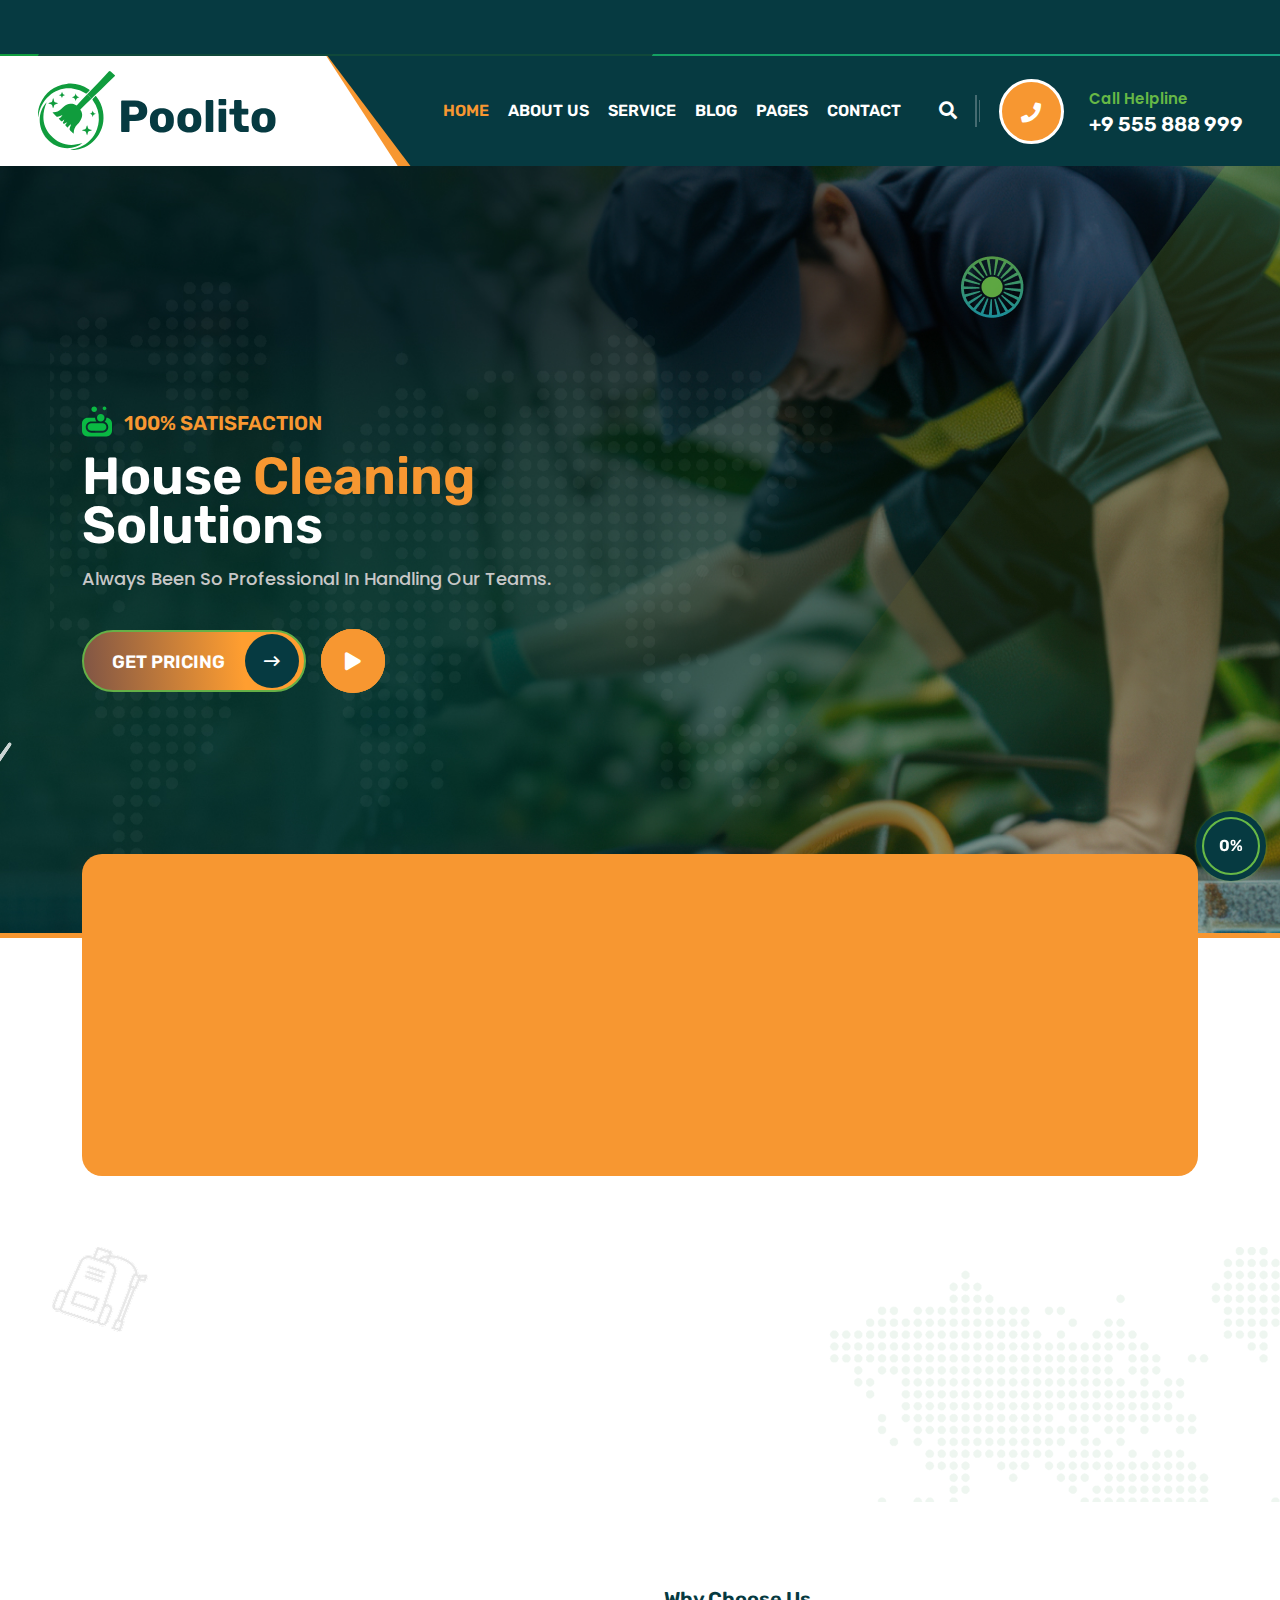
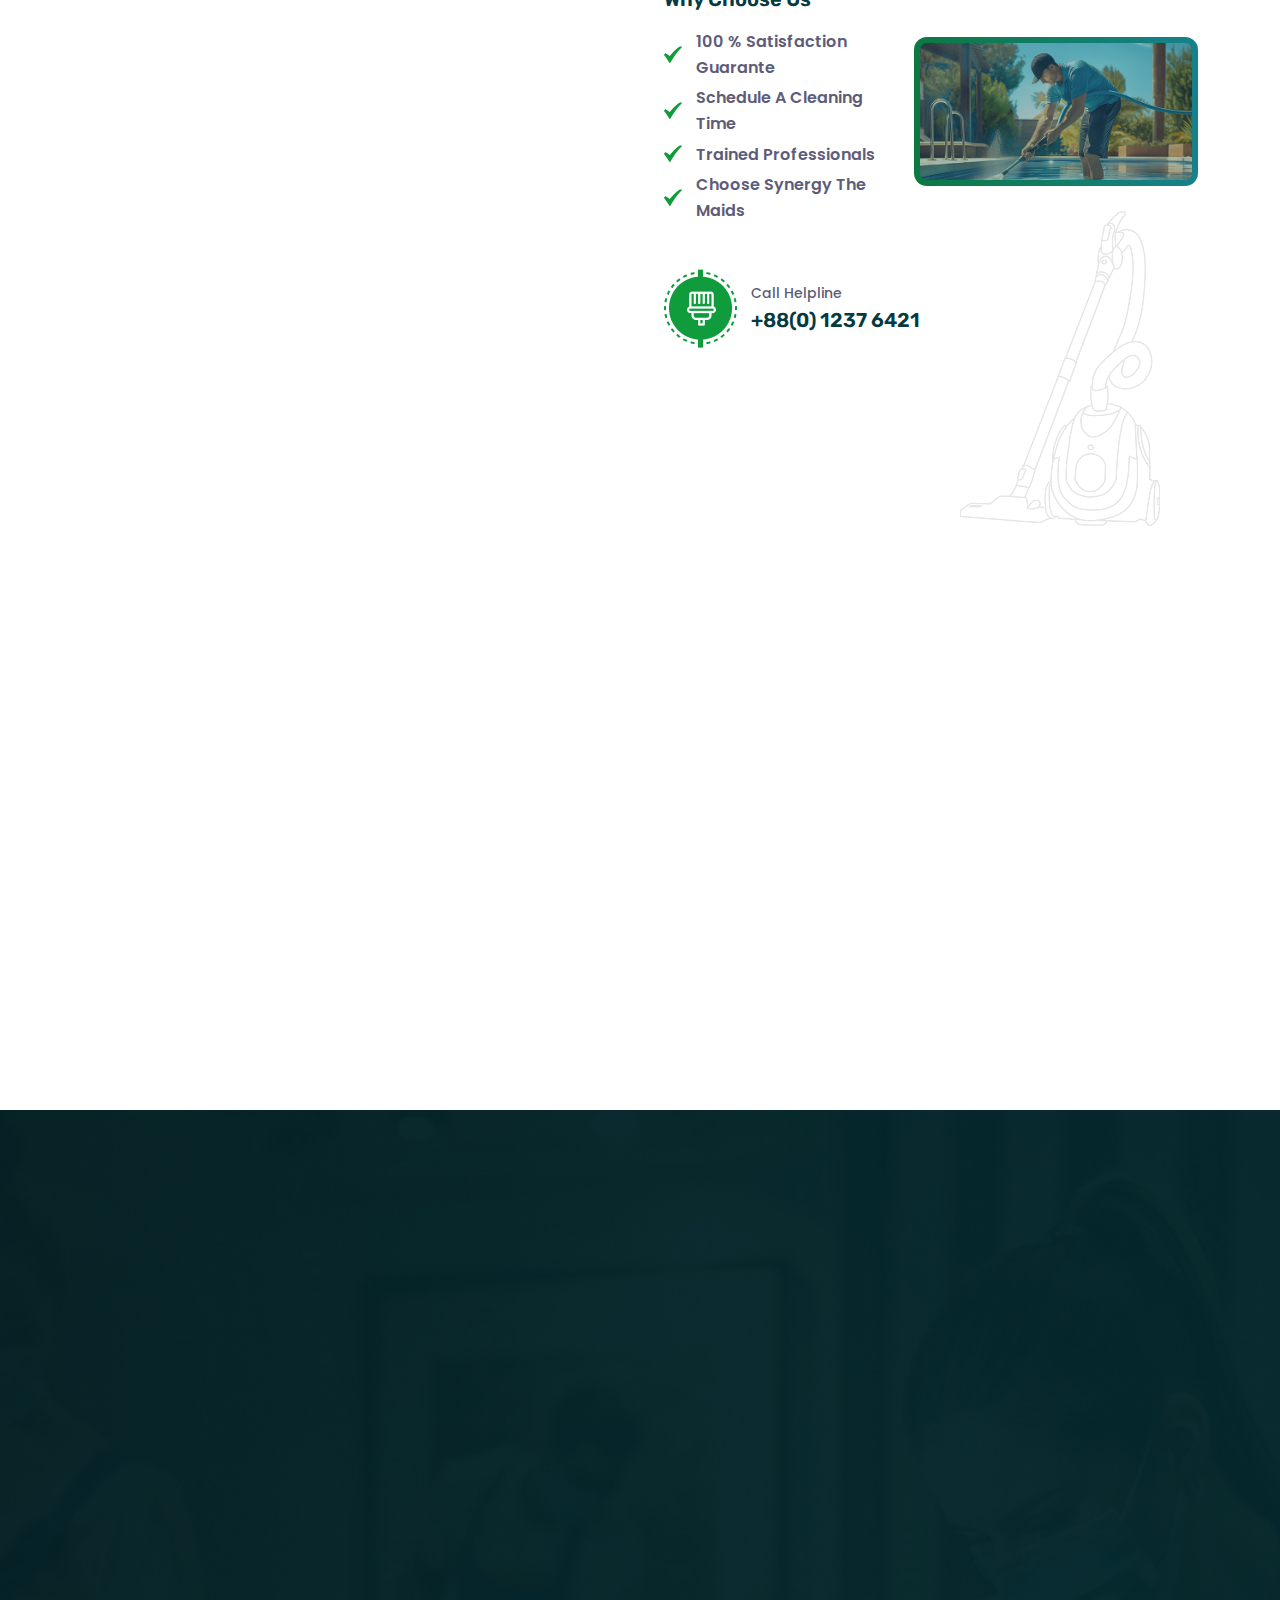
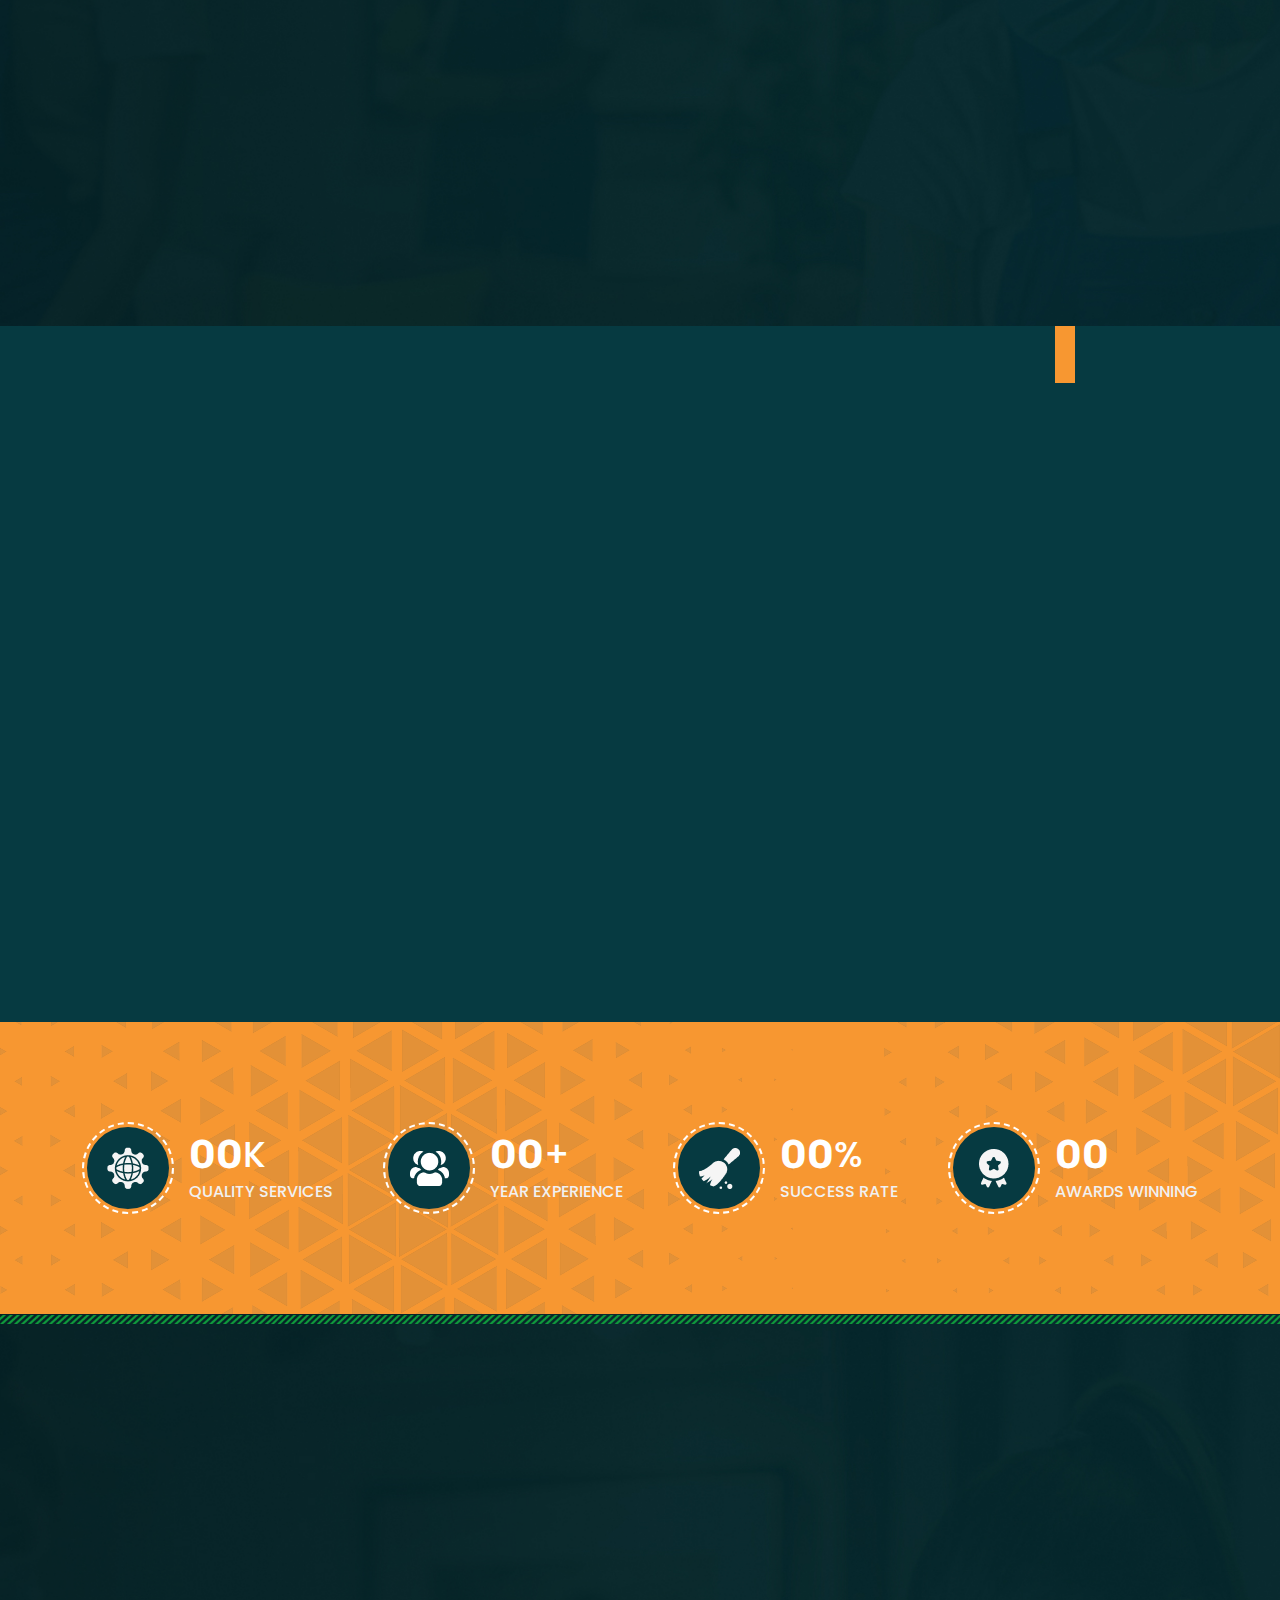
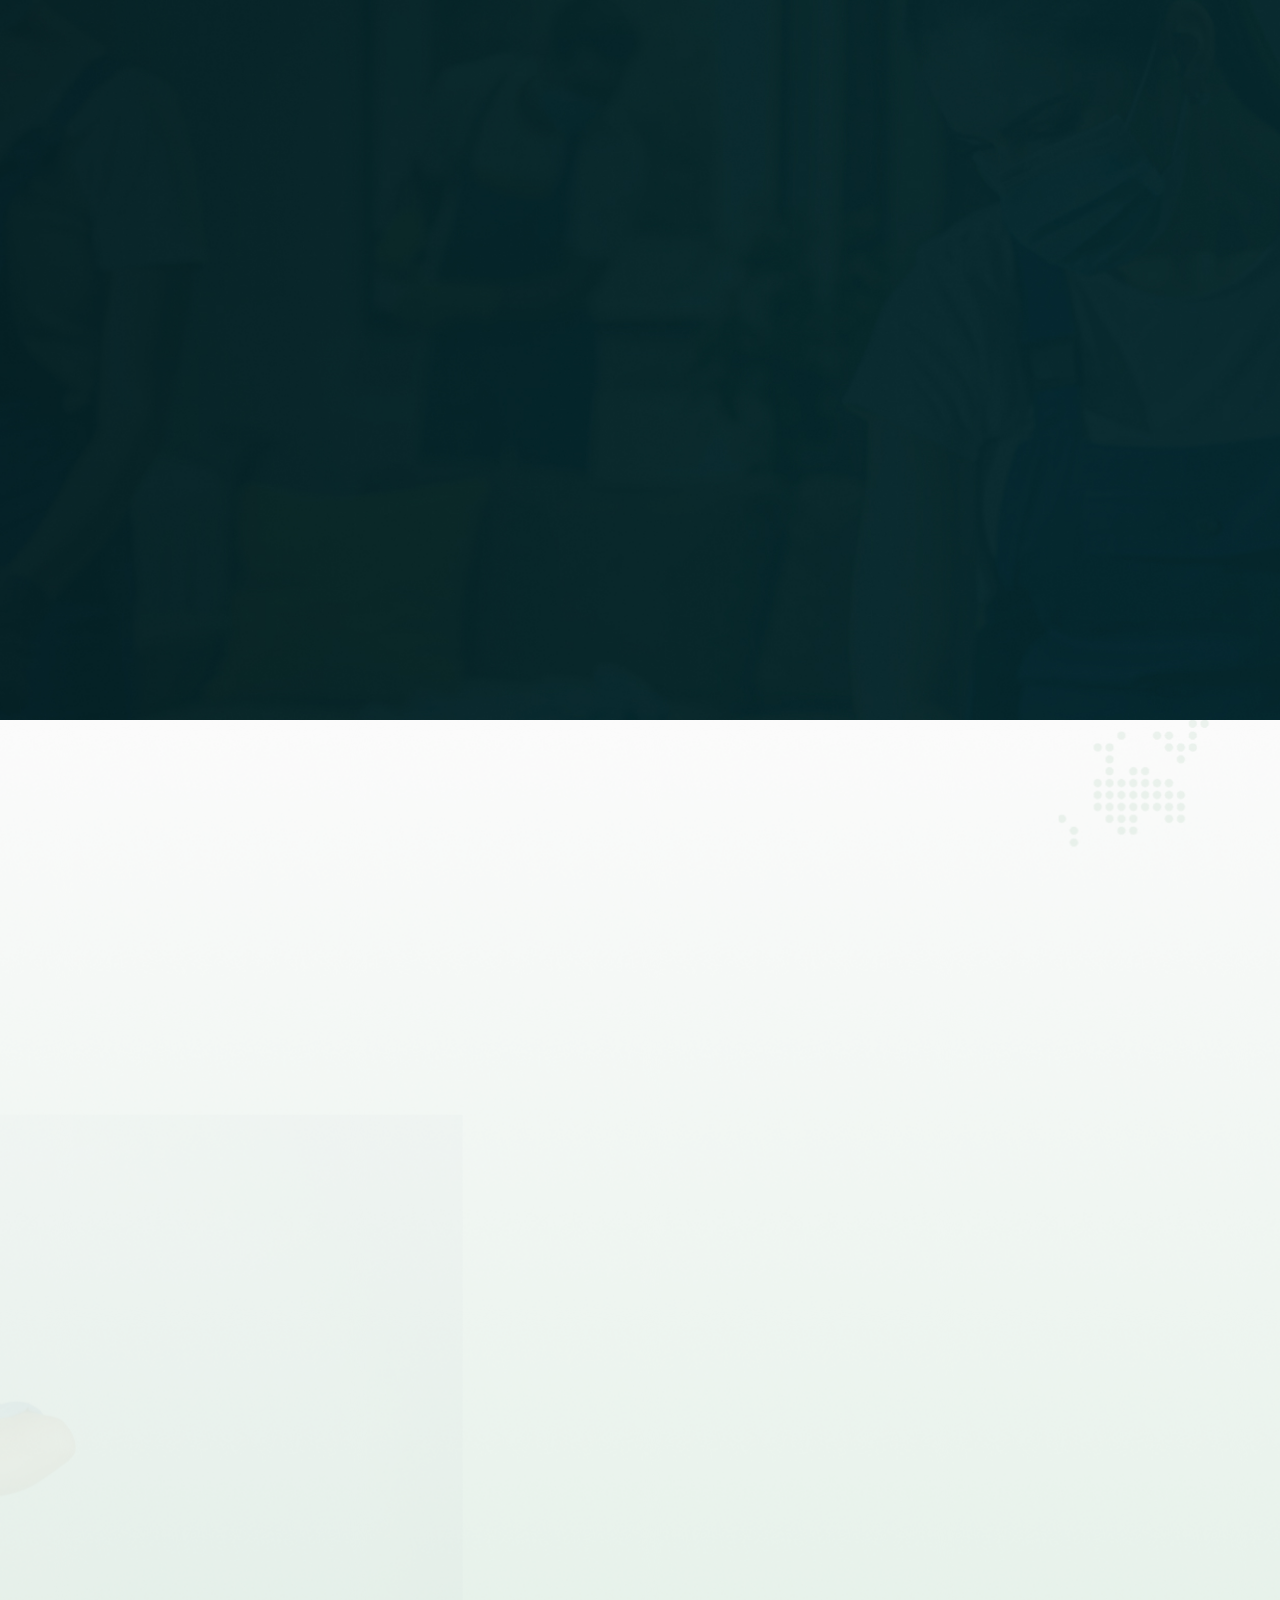
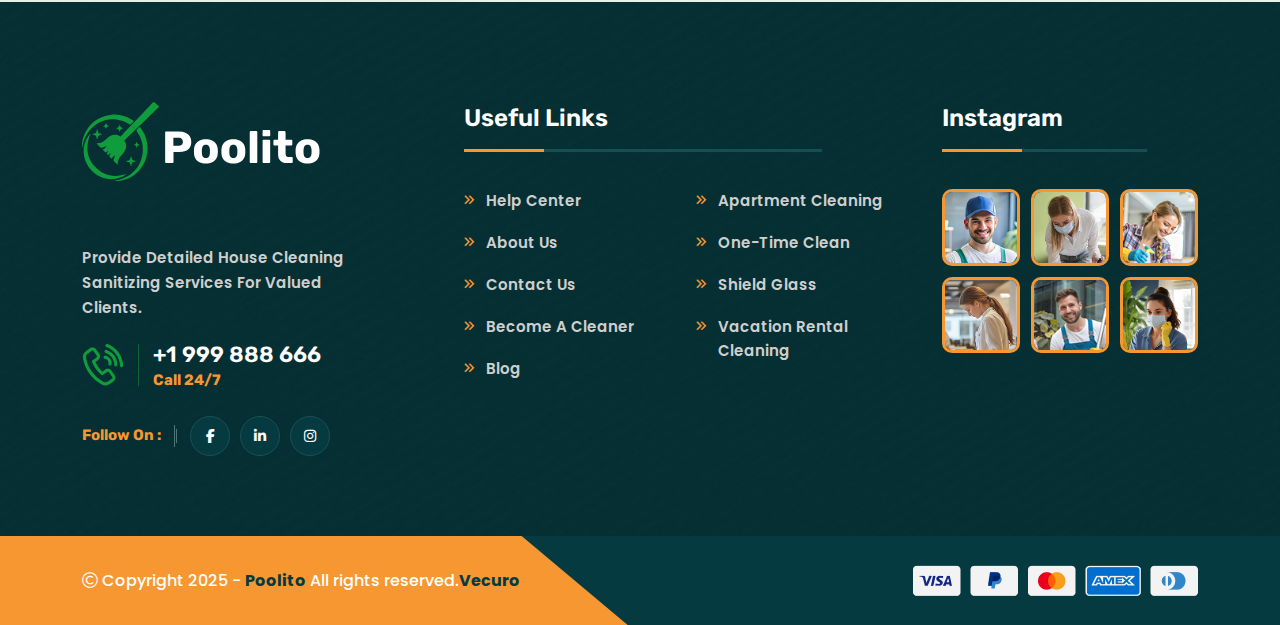
<file: index-3.html>
<!doctype html>
<html class="no-js" lang="zxx">


<!-- Mirrored from html.vecurosoft.com/poolito/demo/index-3.html by HTTrack Website Copier/3.x [XR&CO'2014], Wed, 21 May 2025 05:12:23 GMT -->
<head>
    <meta charset="utf-8">
    <meta http-equiv="x-ua-compatible" content="ie=edge">
    <title>Cleaning and pool service template | Vecuro | Home 3</title>
    <meta name="author" content="Vecuro">
    <meta name="description" content="Cleaning and pool Home 3 template">
    <meta name="keywords" content="Cleaning and pool Home 3 template">
    <meta name="robots" content="INDEX,FOLLOW">

    <!-- Mobile Specific Metas -->
    <meta name="viewport" content="width=device-width, initial-scale=1, shrink-to-fit=no">

    <!-- Favicons - Place favicon.ico in the root directory -->
    <link rel="shortcut icon" href="assets/img/favicon.ico" type="image/x-icon">
    <link rel="icon" href="assets/img/favicon.ico" type="image/x-icon">

    <!--==============================
	  Google Fonts
	============================== --> 
    <link rel="preconnect" href="https://fonts.googleapis.com/">
    <link rel="preconnect" href="https://fonts.gstatic.com/" crossorigin>
    <link href="https://fonts.googleapis.com/css2?family=Fuzzy+Bubbles:wght@400;700&amp;family=Poppins:wght@400;500;600;700;800&amp;family=Rubik:ital,wght@0,300..900;1,300..900&amp;display=swap" rel="stylesheet">


    <!--==============================
	    All CSS File
	============================== -->
    <!-- Bootstrap -->
    <link rel="stylesheet" href="assets/css/bootstrap.min.css">
    <!-- Fontawesome Icon -->
    <link rel="stylesheet" href="assets/css/fontawesome.min.css">
    <!-- Magnific Popup -->
    <link rel="stylesheet" href="assets/css/magnific-popup.min.css">
    <!-- Slick Slider -->
    <link rel="stylesheet" href="assets/css/slick.min.css">
    <!-- animate js -->
    <link rel="stylesheet" href="assets/css/animate.min.css">
    <!-- Theme Custom CSS -->
    <link rel="stylesheet" href="assets/css/style.css">

</head>

<body>


    <!--[if lte IE 9]>
    	<p class="browserupgrade">You are using an <strong>outdated</strong> browser. Please <a href="https://browsehappy.com/">upgrade your browser</a> to improve your experience and security.</p>
  <![endif]-->



    <!--********************************
   		Code Start From Here 
	******************************** -->



    <!--==============================
	Preloader
	==============================-->
    <div class="preloader">
        <button class="vs-btn preloaderCls">Cancel Preloader </button>
        <div class="preloader-inner">
        <img src="assets/img/logo.svg" alt="logo">
        <span class="loader"></span>
        </div>
    </div>
    <!--==============================
    Mobile Menu
    ============================== -->
    <div class="vs-menu-wrapper">
        <div class="vs-menu-area text-center">
            <button class="vs-menu-toggle"><i class="fal fa-times"></i></button>
            <div class="mobile-logo">
                <a href="index.html"><img src="assets/img/logo-dark.svg" alt="cleaning"></a>
            </div>
            <div class="vs-mobile-menu">
                <ul>
                    <li class="menu-item-has-children">
                        <a href="index.html">Home</a>
                        <ul class="sub-menu">
                            <li><a href="index.html">Home Style 1</a></li>
                            <li><a href="index-2.html">Home Style 2</a></li>
                            <li><a href="index-3.html">Home Style 3</a></li>
                        </ul>
                    </li>
                    <li>
                        <a href="about.html">About Us</a>
                    </li>
                    <li class="menu-item-has-children">
                        <a href="service.html">Service</a>
                        <ul class="sub-menu">
                            <li><a href="service.html">Service</a></li>
                            <li><a href="service-details.html">Service Details</a></li>
                        </ul>
                    </li>
                    <li class="menu-item-has-children">
                        <a href="blog.html">Blog</a>
                        <ul class="sub-menu">
                            <li><a href="blog.html">Blog</a></li>
                            <li><a href="blog-details.html">Blog Details</a></li>
                        </ul>
                    </li>
                    <li class="menu-item-has-children mega-menu-wrap">
                        <a href="#">Pages</a>
                        <ul class="mega-menu">
                            <li><a href="shop.html">Pagelist 1</a>
                                <ul>
                                    <li><a href="index.html">Home Style 1</a></li>
                                    <li><a href="index-2.html">Home Style 2</a></li>
                                    <li><a href="index-3.html">Home Style 3</a></li>
                                    <li><a href="about.html">About Us</a></li>
                                </ul>
                            </li>
                            <li><a href="#">Pagelist 2</a>
                                <ul>
                                    <li><a href="blog.html">Blog</a></li>
                                    <li><a href="blog-details.html">Blog Details</a></li>
                                    <li><a href="service.html">service</a></li>
                                    <li><a href="service-details.html">Service Details</a></li>
                                </ul>
                            </li>
                            <li><a href="#">Pagelist 3</a>
                                <ul>
                                    <li><a href="team.html">Team</a></li>
                                    <li><a href="team-details.html">Team Details</a></li>
                                    <li><a href="contact.html">Contact Us</a></li>
                                </ul>
                            </li>
                            <li><a href="#">Pagelist 4</a>
                                <ul>
                                    <li><a href="portfolio.html">portfolio</a></li>
                                    <li><a href="portfolio-details.html">portfolio Details</a></li>
                                    <li><a href="404.html">Error Page</a></li>
                                </ul>
                            </li>
                        </ul>
                    </li>
                    <li>
                        <a href="contact.html">Contact</a>
                    </li>
                </ul>
            </div>
        </div>
    </div>
    <!--==============================
    Popup Search Box
    ============================== -->
    <div class="popup-search-box d-none d-lg-block  ">
        <button class="searchClose"><i class="fal fa-times"></i></button>
        <form action="#">
        <input type="text" class="border-theme" placeholder="What are you looking for">
        <button type="submit"><i class="fal fa-search"></i></button>
        </form>
    </div>
    <!--==============================
    Header Area
    ==============================-->
    <header class="vs-header header-layout1 style2">
        <div class="header-top style2">
            <div class="main-container2">
                <div class="row justify-content-md-between justify-content-center align-items-center">
                    <div class="col-auto d-md-block d-none">
                        <div class="header-links">
                            <ul>
                                <li><i class="far fa-envelope"></i><a href="mailto:info@example.com">info@example.com</a></li>
                                <li class="d-lg-inline d-none"><i class="far fa-clock"></i>Tuesday - Saturday 8:00 Am - 5:00 Pm</li>
                            </ul>
                        </div>
                    </div>
                    <div class="col-auto">
                        <div class="social-style1">
                            <span class="social-title">Follow Us On :</span>
                            <div class="social-icon">
                                <a href="#"><i class="fab fa-facebook-f"></i></a>
                                <a href="#"><i class="fab fa-linkedin-in"></i></a>
                                <a href="#"><i class="fab fa-instagram"></i></a>
                            </div>
                        </div>
                    </div>
                </div>
            </div>
        </div>
        <div class="sticky-wrapper style2">
            <div class="sticky-active">
                <div class="menu-area">
                    <div class="main-container2">
                        <div class="row align-items-center justify-content-between">
                            <div class="col-auto">
                                <div class="header-logo">
                                    <a href="index.html">
                                        <img src="assets/img/logo-dark.svg" alt="logo">
                                    </a>
                                </div>
                            </div>
                            <div class="col">
                                <nav class="main-menu menu-style2 d-none d-lg-block">
                                    <ul>
                                        <li class="menu-item-has-children">
                                            <a href="index.html">Home</a>
                                            <ul class="sub-menu">
                                                <li><a href="index.html">Home Style 1</a></li>
                                                <li><a href="index-2.html">Home Style 2</a></li>
                                                <li><a href="index-3.html">Home Style 3</a></li>
                                            </ul>
                                        </li>
                                        <li>
                                            <a href="about.html">About Us</a>
                                        </li>
                                        <li class="menu-item-has-children">
                                            <a href="service.html">Service</a>
                                            <ul class="sub-menu">
                                                <li><a href="service.html">Service</a></li>
                                                <li><a href="service-details.html">Service Details</a></li>
                                            </ul>
                                        </li>
                                        <li class="menu-item-has-children">
                                            <a href="blog.html">Blog</a>
                                            <ul class="sub-menu">
                                                <li><a href="blog.html">Blog</a></li>
                                                <li><a href="blog-details.html">Blog Details</a></li>
                                            </ul>
                                        </li>
                                        <li class="menu-item-has-children mega-menu-wrap">
                                            <a href="#">Pages</a>
                                            <ul class="mega-menu">
                                                <li><a href="shop.html">Pagelist 1</a>
                                                    <ul>
                                                        <li><a href="index.html">Home Style 1</a></li>
                                                        <li><a href="index-2.html">Home Style 2</a></li>
                                                        <li><a href="index-3.html">Home Style 3</a></li>
                                                        <li><a href="about.html">About Us</a></li>
                                                    </ul>
                                                </li>
                                                <li><a href="#">Pagelist 2</a>
                                                    <ul>
                                                        <li><a href="blog.html">Blog</a></li>
                                                        <li><a href="blog-details.html">Blog Details</a></li>
                                                        <li><a href="service.html">service</a></li>
                                                        <li><a href="service-details.html">Service Details</a></li>
                                                    </ul>
                                                </li>
                                                <li><a href="#">Pagelist 3</a>
                                                    <ul>
                                                        <li><a href="team.html">Team</a></li>
                                                        <li><a href="team-details.html">Team Details</a></li>
                                                        <li><a href="contact.html">Contact Us</a></li>
                                                    </ul>
                                                </li>
                                                <li><a href="#">Pagelist 4</a>
                                                    <ul>
                                                        <li><a href="portfolio.html">portfolio</a></li>
                                                        <li><a href="portfolio-details.html">portfolio Details</a></li>
                                                        <li><a href="404.html">Error Page</a></li>
                                                    </ul>
                                                </li>
                                            </ul>
                                        </li>
                                        <li>
                                            <a href="contact.html">Contact</a>
                                        </li>
                                    </ul>
                                </nav>
                            </div>
                            <div class="col-auto d-lg-none">
                                <button class="vs-menu-toggle d-inline-block">
                                    <i class="fal fa-bars"></i>                                           
                               </button>
                            </div>
                            <div class="col-auto d-lg-block d-none">
                                <div class="header-inner">
                                    <div class="header-icons">
                                        <button class="searchBoxTggler"><i class="fal fa-search"></i></button>
                                        <a class="icon-btn" href="#"><i class="fa-solid fa-phone"></i></a>
                                    </div>
                                    <div class="contact-content">
                                        <p class="contact-text">Call Helpline</p>
                                        <h6 class="contact-title"><a href="tel:+012325621563">+9 555 888 999</a></h6>
                                    </div>
                                </div>
                            </div>
                        </div>
                    </div>
                </div>
            </div>
        </div>
    </header>
    <!--********************************
			Start Main Content
	  ******************************** -->
        <!-- Hero Area -->
        <section class="vs-hero vs-hero-style2" data-wow-delay="0.25s" aria-hidden="true">
            <div class="vs-hero__item2 style2" data-bg-src="assets/img/bg/hero-bg-3.jpg">
              <div class="container">
                  <div class="row justify-content-start align-items-center">
                      <div class="col-lg-7 position-relative">
                          <div class="vs-hero__content">
                              <div class="vs-hero__subtitle wow animate__fadeInUp" data-wow-delay="0.60s"><span class="icon"><img src="assets/img/icon/satisfaction-icon.svg" alt="Hero Icon"></span>100% Satisfaction </div>
                              <h1 class="vs-hero__title wow animate__fadeInUp" data-wow-delay="0.70s">House <span class="vs-hero__title--highlight">Cleaning</span> Solutions</h1>
                              <p class="vs-hero__text wow animate__fadeInUp" data-wow-delay="0.80s">always been so professional in handling our teams.</p>
                              <div class="hero-btn wow animate__fadeInUp" data-wow-delay="0.90s">
                                  <a class="vs-btn2" href="index.html">Get Pricing<i class="far fa-long-arrow-right"></i></a>
                                  <a href="https://www.youtube.com/watch?v=moYayPRgaY0" class="play-btn popup-video">
                                      <i class="fas fa-play"></i>
                                  </a>
                              </div>
                          </div>  
                          <span class="shape-mockup hero-shep2 moving d-none d-xl-block" style="left: -120px; bottom: -40%;"><img src="assets/img/shapes/clean1.png" alt="hero element"></span>
                      </div>
                  </div>
                  <span class="shape-mockup hero-shep5 spin d-none d-md-block" style="right: 20%; top: 90px;"><img src="assets/img/shapes/circle-1.png" alt="hero element"></span>
              </div>
            </div>
            <div class="bubbles">
              <div class="bubble"></div>
              <div class="bubble"></div>
              <div class="bubble"></div>
              <div class="bubble"></div>
              <div class="bubble"></div>
              <div class="bubble"></div>
              <div class="bubble"></div>
              <div class="bubble"></div>
              <div class="bubble"></div>
              <div class="bubble"></div>
            </div>
          <span class="shape-mockup d-xl-block d-none wow animate__fadeInLeft" style="left: 50px; bottom: 60px;"><img src="assets/img/shapes/hero-sheap3.png" alt="Hero element"></span>
          <span class="shape-mockup d-xl-block d-none wow animate__fadeInRight" style="right: 0px; bottom: 0px;"><img src="assets/img/shapes/hero-shep4.png" alt="Hero element"></span>
        </section>
        <!-- Hero Area End -->
        <!-- Service Area  -->
          <div class="service-layout1">
            <div class="container">
                <div class="service-inner">
                    <div class="row gx-0 wow animate__fadeInUp" data-wow-delay="0.35s">
                        <div class="col-lg-3 col-md-6 service-style3">
                            <div class="service-content border-right">
                                <div class="icon-btn3"> <span class="icon"><img src="assets/img/icon/service-icon-3-1.svg" alt="service-icon"></span></div>
                                <h2 class="service-title"><a href="service.html">window-cleaning</a></h2>
                                <p class="service-text">back and relax heall your freshly cleaned carpets upholst erolrs relaxing scent.</p>
                                <span class="shape-mockup" style="right: 0; top: 0;"><img src="assets/img/shapes/service-shape-4.png" alt="service element"></span>
                                <div class="service-bg1">
                                    <img src="assets/img/bg/service-bg2.jpg" alt="service image">
                                </div>
                            </div>
                        </div>
                        <div class="col-lg-3 col-md-6 service-style3">
                            <div class="service-content border-right">
                                <div class="icon-btn3"> <span class="icon"><img src="assets/img/icon/service-icon-3-2.svg" alt="service-icon"></span></div>
                                <h2 class="service-title"><a href="service.html">Green Cleaning all</a></h2>
                                <p class="service-text">back and relax heall your freshly cleaned carpets upholst erolrs relaxing scent.</p>
                                <span class="shape-mockup" style="right: 0; top: 0;"><img src="assets/img/shapes/service-shape-4.png" alt="service element"></span>
                                <div class="service-bg1">
                                    <img src="assets/img/bg/service-bg2.jpg" alt="service image">
                                </div>
                            </div>
                        </div>
                        <div class="col-lg-3 col-md-6 service-style3">
                            <div class="service-content border-right">
                                <div class="icon-btn3"> <span class="icon"><img src="assets/img/icon/service-icon-3-3.svg" alt="service-icon"></span></div>
                                <h2 class="service-title"><a href="service.html">Reliable Service</a></h2>
                                <p class="service-text">back and relax heall your freshly cleaned carpets upholst erolrs relaxing scent.</p>
                                <span class="shape-mockup" style="right: 0; top: 0;"><img src="assets/img/shapes/service-shape-4.png" alt="service element"></span>
                                <div class="service-bg1">
                                    <img src="assets/img/bg/service-bg2.jpg" alt="service image">
                                </div>
                            </div>
                        </div>
                        <div class="col-lg-3 col-md-6 service-style3">
                            <div class="service-content">
                                <div class="icon-btn3"> <span class="icon"><img src="assets/img/icon/service-icon-3-4.svg" alt="service-icon"></span></div>
                                <h2 class="service-title"><a href="service.html">Safer In houses</a></h2>
                                <p class="service-text">back and relax heall your freshly cleaned carpets upholst erolrs relaxing scent.</p>
                                <span class="shape-mockup" style="right: 0; top: 0;"><img src="assets/img/shapes/service-shape-4.png" alt="service element"></span>
                                <div class="service-bg1">
                                    <img src="assets/img/bg/service-bg2.jpg" alt="service image">
                                </div>
                            </div>
                        </div>
                    </div>
                </div>
            </div>
         </div> 
        <!-- Service Area  -->
        <!-- About Area  -->
        <section class="about-layout1 style3 space-bottom">
            <div class="container">
                <div class="row gx-60 g-5 justify-content-center">
                    <div class="col-xl-6">
                        <div class="img-box2 wow animate__fadeInUp" data-wow-delay="0.55s">
                            <div class="img-icon">
                                <img src="assets/img/icon/about-icon1.svg" alt="icon">
                            </div>
                            <div class="img1">
                                <a href="about.html"><img src="assets/img/about/about-img-2-1.jpg" alt="About Image"></a>
                            </div>
                            <div class="img2">
                                <a href="about.html"><img src="assets/img/about/about-img-2-2.jpg" alt="About Image"></a>
                            </div>
                            <span class="shape-mockup d-lg-block d-block h-100" style="right: 0; top: 0px;"><img src="assets/img/shapes/about-line-shape.png" alt="counter element"></span>
                        </div>
                    </div>
                    <div class="col-xl-6">
                        <div class="about-content">
                            <div class="wow animate__fadeInUp" data-wow-delay="0.25s">
                                <div class="title-area title-anime animation-style2">
                                  <span class="sec-subtitle left-shape justify-content-center title-anime__title">ABOUT CLEANING</span>
                                  <h2 class="sec-title title-anime__title">Our Cleaning <span class="title-highlight">Agency</span> For Your City</h2>
                                </div>
                                <p class="about-text">
                                    When you work Angeles House Cleaners Referal Agency cleaning breathe easy because your home will soon
                                </p>
                            </div>
                            
                            <div class="tab-box">
                                <div class="tab-list">
                                    <h3 class="list-title">Why Choose Us</h3>
                                    <ul>
                                        <li class="list-item"><img src="assets/img/icon/right-mark-icon2.svg" alt="icon" class="icon">100 % Satisfaction Guarante</li>
                                    <li class="list-item"><img src="assets/img/icon/right-mark-icon2.svg" alt="icon" class="icon">Schedule A Cleaning Time</li>
                                    <li class="list-item"><img src="assets/img/icon/right-mark-icon2.svg" alt="icon" class="icon">Trained Professionals</li>
                                    <li class="list-item"><img src="assets/img/icon/right-mark-icon2.svg" alt="icon" class="icon">choose Synergy the Maids</li> 
                                    </ul>
                                                                               
                                </div>
                                <div class="tab-img">
                                    <img src="assets/img/about/about-tab-2.jpg" alt="About Image">
                                </div>
                            </div>
                            <div class="contact-box">
                                <img src="assets/img/icon/author-icon.png" alt="author image">
                                <div class="contact-content">
                                    <p class="contact-text">Call Helpline</p>
                                    <h6 class="contact-title"><a href="tel:+012325621563">+88(0) 1237 6421</a></h6>
                                </div>
                            </div>
                            <div class="about-inner mb-0 wow animate__fadeInUp" data-wow-delay="0.25s">
                                <a class="vs-btn2" href="about.html">Book service <i class="far fa-long-arrow-right"></i></a>
                            </div>
                        </div>
                    </div>
                </div>
            </div>
            <span class="shape-mockup z-index-n1 d-lg-block d-none" style="left: 52px; top: 0px;"><img src="assets/img/shapes/about-shape-2-1.png" alt="counter element"></span>
            <span class="shape-mockup" style="right: 0; top: 0px;"><img src="assets/img/shapes/map-shape-1.png" alt="counter element"></span>
            <span class="shape-mockup z-index-n1" style="right: 120px; bottom: 50px;" ><img src="assets/img/shapes/about-shape-2-2.png" alt="counter element"></span>
         </section>
        <!-- About Area End -->
        <!-- Gallery Area start -->
         <div class="image-gallery">
            <div class="image-gallery__col image-gallery__one wow animate__fadeInUp" data-wow-delay="0.25s">
              <img src="assets/img/gallery/gallery-img-2-1.jpg" alt="image gallery">
              <a href="assets/img/gallery/gallery-img-2-1.jpg" class="image-gallery__col--popup popup-image">
                <i class="fal fa-plus"></i>
              </a>
            </div>

            <div class="image-gallery__col image-gallery__two wow animate__fadeInUp" data-wow-delay="0.45s">
              <img src="assets/img/gallery/gallery-img-2-3.jpg" alt="image gallery">
              <a href="assets/img/gallery/gallery-img-2-3.jpg" class="image-gallery__col--popup popup-image">
                <i class="fal fa-plus"></i>
              </a>
            </div>
            <div class="image-gallery__col image-gallery__three wow animate__fadeInUp" data-wow-delay="0.65s">
              <img src="assets/img/gallery/gallery-img-2-4.jpg" alt="image gallery">
              <a href="assets/img/gallery/gallery-img-2-4.jpg" class="image-gallery__col--popup popup-image">
                <i class="fal fa-plus"></i>
              </a>
            </div>
            <div class="image-gallery__col image-gallery__four wow animate__fadeInUp" data-wow-delay="0.85s">
              <img src="assets/img/gallery/gallery-img-2-5.jpg" alt="image gallery">
              <a href="assets/img/gallery/gallery-img-2-5.jpg" class="image-gallery__col--popup popup-image">
                <i class="fal fa-plus"></i>
              </a>
            </div>
            <div class="image-gallery__col image-gallery__five wow animate__fadeInUp" data-wow-delay="0.25s">
              <img src="assets/img/gallery/gallery-img-2-6.jpg" alt="image gallery">
              <a href="assets/img/gallery/gallery-img-2-6.jpg" class="image-gallery__col--popup popup-image">
                <i class="fal fa-plus"></i>
              </a>
            </div>
            <div class="image-gallery__col image-gallery__six wow animate__fadeInUp" data-wow-delay="0.45s">
              <img src="assets/img/gallery/gallery-img-2-7.jpg" alt="image gallery">
              <a href="assets/img/gallery/gallery-img-2-7.jpg" class="image-gallery__col--popup popup-image">
                <i class="fal fa-plus"></i>
              </a>
            </div>
            <div class="image-gallery__col image-gallery__seven wow animate__fadeInUp" data-wow-delay="0.65s">
              <img src="assets/img/gallery/gallery-img-2-8.jpg" alt="image gallery">
              <a href="assets/img/gallery/gallery-img-2-8.jpg" class="image-gallery__col--popup popup-image">
                <i class="fal fa-plus"></i>
              </a>
            </div>
            <div class="image-gallery__col image-gallery__eight wow animate__fadeInUp" data-wow-delay="0.85s">
              <img src="assets/img/gallery/gallery-img-2-8.jpg" alt="image gallery">
              <a href="assets/img/gallery/gallery-img-2-8.jpg" class="image-gallery__col--popup popup-image">
                <i class="fal fa-plus"></i>
              </a>
            </div>
         </div>
        <!-- Gallery Area End -->
        <!-- Service Area  -->
         <section class="service-layout3 space position-relative" data-bg-src="assets/img/bg/service-bg3.jpg">
            <div class="container">
                <div class="row justify-content-between position-relative align-items-center">
                    <div class="col-lg-6 col">
                        <div class="title-area text-left wow animate__fadeInUp title-anime animation-style5" data-wow-delay="0.25s">
                            <span class="sec-subtitle left-shape justify-content-center title-anime__title"> CLEANING SERVICE</span>
                            <h2 class="sec-title title-anime__title text-white">Our Excellent Service</h2>
                        </div>
                    </div>
                    <div class="col-lg-6 col-auto">
                        <div class="arraw-style1">
                            <div class="custom-arraw wow animate__fadeInUp" data-wow-delay="0.45s">
                                <div class="icon-arraw slick-prev" data-slick-prev=".service-slider">
                                    <button class="icon-btn2">
                                        <img src="assets/img/icon/arraw-left.svg" alt="icon">
                                    </button>
                                </div>
                                <div class="icon-arraw slick-next" data-slick-next=".service-slider">
                                    <button class="icon-btn2">
                                        <img src="assets/img/icon/arraw-right.svg" alt="icon">
                                    </button>
                                </div>
                            </div>
                        </div>
                    </div>
                </div>
                <div class="row vs-carousel service-slider" data-slide-show="4" data-ml-slide-show="3" data-lg-slide-show="3" data-md-slide-show="2" data-autoplay="true" data-arrows="false">
                    <div class="col-lg-3 wow animate__fadeInUp" data-wow-delay="0.25s">
                        <div class="service-style4">
                            <div class="service-img">
                                <a href="service.html">
                                    <img src="assets/img/service/service-img-3-1.jpg" alt="Serevice Image" class="w-100">
                                </a>
                                <div class="service-icon">
                                    <span class="shape-mockup" style="left: -14px; top: -10px;"><img src="assets/img/shapes/angle-left.png" alt="counter element"></span>
                                    <span class="shape-mockup" style="right: -14px; top: -10px;"><img src="assets/img/shapes/angle-right.png" alt="counter element"></span>
                                    <div class="icon-btn3"> <span class="icon"><img src="assets/img/icon/service-icon-3-1.svg" alt="service-icon"></span></div>
                                </div>
                            </div>
                            <div class="service-body">
                                <div class="service-content">
                                    <h2 class="service-title"><a href="service.html">room cleaning</a></h2>
                                    <p class="service-text">Home Cleaning Maids & Office Cleaning Services concerned effort Satisfy</p>
                                </div>
                                <span class="shape-mockup" style="left: 0px; top: 0px;"><img src="assets/img/shapes/service-shape-5.png" alt="service element"></span>
                            </div>
                        </div>
                    </div>
                    <div class="col-lg-3 wow animate__fadeInUp" data-wow-delay="0.35s">
                        <div class="service-style4">
                            <div class="service-img">
                                <a href="service.html">
                                    <img src="assets/img/service/service-img-3-2.jpg" alt="Serevice Image" class="w-100">
                                </a>
                                <div class="service-icon">
                                    <span class="shape-mockup" style="left: -14px; top: -10px;"><img src="assets/img/shapes/angle-left.png" alt="counter element"></span>
                                    <span class="shape-mockup" style="right: -14px; top: -10px;"><img src="assets/img/shapes/angle-right.png" alt="counter element"></span>
                                    <div class="icon-btn3"> <span class="icon"><img src="assets/img/icon/service-icon-3-2.svg" alt="service-icon"></span></div>
                                </div>
                            </div>
                            <div class="service-body">
                                <div class="service-content">
                                    <h2 class="service-title"><a href="service.html">Kitchen Cleaning</a></h2>
                                    <p class="service-text">Home Cleaning Maids & Office Cleaning Services concerned effort Satisfy</p>
                                </div>
                                <span class="shape-mockup" style="left: 0px; top: 0px;"><img src="assets/img/shapes/service-shape-5.png" alt="service element"></span>
                            </div>
                        </div>
                    </div>
                    <div class="col-lg-3 wow animate__fadeInUp" data-wow-delay="0.45s">
                        <div class="service-style4">
                            <div class="service-img">
                                <a href="service.html">
                                    <img src="assets/img/service/service-img-3-3.jpg" alt="Serevice Image" class="w-100">
                                </a>
                                <div class="service-icon">
                                    <span class="shape-mockup" style="left: -14px; top: -10px;"><img src="assets/img/shapes/angle-left.png" alt="counter element"></span>
                                    <span class="shape-mockup" style="right: -14px; top: -10px;"><img src="assets/img/shapes/angle-right.png" alt="counter element"></span>
                                    <div class="icon-btn3"> <span class="icon"><img src="assets/img/icon/service-icon-3-1.svg" alt="service-icon"></span></div>
                                </div>
                            </div>
                            <div class="service-body">
                                <div class="service-content">
                                    <h2 class="service-title"><a href="service.html">Office Cleaning</a></h2>
                                    <p class="service-text">Home Cleaning Maids & Office Cleaning Services concerned effort Satisfy</p>
                                </div>
                                <span class="shape-mockup" style="left: 0px; top: 0px;"><img src="assets/img/shapes/service-shape-5.png" alt="service element"></span>
                            </div>
                        </div>
                    </div>
                    <div class="col-lg-3 wow animate__fadeInUp" data-wow-delay="0.55s">
                        <div class="service-style4">
                            <div class="service-img">
                                <a href="service.html">
                                    <img src="assets/img/service/service-img-3-4.jpg" alt="Serevice Image" class="w-100">
                                </a>
                                <div class="service-icon">
                                    <span class="shape-mockup" style="left: -14px; top: -10px;"><img src="assets/img/shapes/angle-left.png" alt="counter element"></span>
                                    <span class="shape-mockup" style="right: -14px; top: -10px;"><img src="assets/img/shapes/angle-right.png" alt="counter element"></span>
                                    <div class="icon-btn3"> <span class="icon"><img src="assets/img/icon/service-icon-3-4.svg" alt="service-icon"></span></div>
                                </div>
                            </div>
                            <div class="service-body">
                                <div class="service-content">
                                    <h2 class="service-title"><a href="service.html">room cleaning</a></h2>
                                    <p class="service-text">Home Cleaning Maids & Office Cleaning Services concerned effort Satisfy</p>
                                </div>
                                <span class="shape-mockup" style="left: 0px; top: 0px;"><img src="assets/img/shapes/service-shape-5.png" alt="service element"></span>
                            </div>
                        </div>
                    </div>
                    <div class="col-lg-3 wow animate__fadeInUp" data-wow-delay="0.65s">
                        <div class="service-style4">
                            <div class="service-img">
                                <a href="service.html">
                                    <img src="assets/img/service/service-img-3-5.jpg" alt="Serevice Image" class="w-100">
                                </a>
                                <div class="service-icon">
                                    <span class="shape-mockup" style="left: -14px; top: -10px;"><img src="assets/img/shapes/angle-left.png" alt="counter element"></span>
                                    <span class="shape-mockup" style="right: -14px; top: -10px;"><img src="assets/img/shapes/angle-right.png" alt="counter element"></span>
                                    <div class="icon-btn3"> <span class="icon"><img src="assets/img/icon/service-icon-3-1.svg" alt="service-icon"></span></div>
                                </div>
                            </div>
                            <div class="service-body">
                                <div class="service-content">
                                    <h2 class="service-title"><a href="service.html">room cleaning</a></h2>
                                    <p class="service-text">Home Cleaning Maids & Office Cleaning Services concerned effort Satisfy</p>
                                </div>
                                <span class="shape-mockup" style="left: 0px; top: 0px;"><img src="assets/img/shapes/service-shape-5.png" alt="service element"></span>
                            </div>
                        </div>
                    </div>
                </div>
            </div>
            <div class="common-line shape-mockup d-none d-xxl-block" style="top: -7px;">
                <img src="assets/img/shapes/line-shep.png" alt="shapes">
            </div>
         </section>
        <!-- Service Area End  -->

        <!-- Book Area -->
        <section class="testi-layout3 space position-relative ">
            <div class="container">
                <div class="row gx-60 z-index position-relative justify-content-center align-items-center">
                    <div class="col-lg-5 text-center text-xxl-start" >
                        <div class="video-box wow animate__fadeInUp" >
                            <h2 class="video-title h4  title-anime animation-style2" data-wow-delay="0.3s">watch video</h2>
                            <a href="https://www.youtube.com/watch?v=moYayPRgaY0" class="play-btn popup-video">
                                <i class="fas fa-play"></i>
                            </a>
                            <span class="shape-mockup vs-slider-shape-1 d-md-block d-none" style="left: -55%; top: 0%;">
                                <img src="assets/img/shapes/cleaning-shapes-1-2.png" alt="cleaning shapes">
                            </span>
                        </div>
                    </div>
                    <div class="col-lg-7">
                        <div class="testi-body">
                            <div class="title-inner">
                                <div class="title-area text-left wow animate__fadeInUp title-anime animation-style5" data-wow-delay="0.25s">
                                    <span class="sec-subtitle  left-shape justify-content-center title-anime__title">TESTIMONIAL</span>
                                    <h2 class="sec-title title-anime__title">Our Client Are <span class="title-highlight">Saying</span> About us</h2>
                                </div>
                                <div class="arraw-style1">
                                    <div class="custom-arraw wow animate__fadeInUp" data-wow-delay="0.45s">
                                        <div class="icon-arraw slick-prev" data-slick-prev=".testi-slider2">
                                            <button class="icon-btn2">
                                                <img src="assets/img/icon/arraw-left.svg" alt="icon">
                                            </button>
                                        </div>
                                        <div class="icon-arraw slick-next" data-slick-next=".testi-slider2">
                                            <button class="icon-btn2">
                                                <img src="assets/img/icon/arraw-right.svg" alt="icon">
                                            </button>
                                        </div>
                                    </div>
                                </div>
                            </div>
                            <div class="testi-items wow animate__fadeInUp" data-wow-delay="0.35s">
                                <div class="vs-carousel testi-slider2" data-fade="true">
                                    <div class="testi-content">
                                        <div class="vs-testi__top">
                                            <div class="vs-testi__author">
                                                <h3 class="vs-testi__title">alaxander pall</h3>
                                                <div class="star-rating">
                                                    <i class="fa-solid fa-star"></i>
                                                    <i class="fa-solid fa-star"></i>
                                                    <i class="fa-solid fa-star"></i>
                                                    <i class="fa-solid fa-star"></i>
                                                    <i class="fa-solid fa-star"></i>
                                                </div>
                                            </div>
                                        </div>
                                        <p class="testi-text">
                                            “ When you work with Los Angeles House Cleaners Refal Agen cleaning breathe easy because your home will 
                                            soon When yowork with Angeles House Cleaners Referal Agency cleaning breathe ” 
                                        </p>
                                        <div class="vs-testi__top mb-0">
                                            <div class="vs-testi__image">
                                                <img class="img1" src="assets/img/testimonial/testi-1-1.png" alt="testimonials">
                                            </div>
                                            <div class="vs-testi__author">
                                                <h3 class="vs-testi__title">alaxander pall</h3>
                                            </div>
                                            <span class="quote-icon"><i class="fas fa-quote-left"></i></span>
                                        </div>
                                    </div>                           
                                    <div class="testi-content">
                                        <div class="vs-testi__top">
                                            <div class="vs-testi__author">
                                                <h3 class="vs-testi__title">rodja hartmann</h3>
                                                <div class="star-rating">
                                                    <i class="fa-solid fa-star"></i>
                                                    <i class="fa-solid fa-star"></i>
                                                    <i class="fa-solid fa-star"></i>
                                                    <i class="fa-solid fa-star"></i>
                                                    <i class="fa-solid fa-star"></i>
                                                </div>
                                            </div>
                                        </div>
                                        <p class="testi-text">
                                            "Be at ease knowing that your house will be cleaned by Los Angeles House Cleaners Refal Agen cleaning 
                                            in the near future..." When you deal with cleaning breathe from Angeles House ”  
                                        </p>
                                        <div class="vs-testi__top mb-0">
                                            <div class="vs-testi__image">
                                                <img class="img1" src="assets/img/testimonial/testi-1-1.png" alt="testimonials">
                                            </div>
                                            <div class="vs-testi__author">
                                                <h3 class="vs-testi__title">rodja hartmann</h3>
                                            </div>
                                            <span class="quote-icon"><i class="fas fa-quote-left"></i></span>
                                        </div>
                                    </div>                                           
                                </div>
                            </div>
                        </div>
                    </div>
                </div>
            </div>
            <div class="testi-shape">
                <span class="testi-bg">
                    <img src="assets/img/bg/book-bg-1-2.jpg" alt="testi element">
                </span>
            </div>
            <span class="shape-mockup d-xl-block d-none wow animate__fadeInLeft" style="right: 0px; top: 60px;"><img src="assets/img/shapes/map-shape-2.png" alt="Book element"></span>
            <span class="shape-mockup z-index custom-sheap wow animate__fadeInRight" data-wow-delay="0.90s" style="right: 0px; bottom: 80px;"><img src="assets/img/shapes/service-shape-man2.png" alt="service element"></span>
        </section>
        <!-- Book Area End  -->
         <!-- Counter Area -->
        <div class="counter-layout2 position-relative">
            <div class="counter-style1">
                <div class="container">
                    <div class="row g-4 z-index-common justify-content-lg-between justify-content-center align-items-center ">
                        <div class="col-xl-auto col-lg-6 col-6">
                            <div class="media-style">
                                <div class="media-inner">
                                    <div class="counter-icon">
                                        <span class="icon"><img src="assets/img/icon/counter-icon-2-1.png" alt="icon"></span>
                                    </div>
                                    <div class="media-counter">
                                        <div class="media-count">
                                            <h2 class="media-title h3 counter-number" data-count="35">00</h2>
                                            <span class="count-icon">K</span>
                                        </div>
                                        <p class="media-text">Quality Services</p>
                                    </div>
                                </div>
                            </div>
                        </div>
                        <div class="col-xl-auto col-lg-6 col-6">
                            <div class="media-style">
                                <div class="media-inner">
                                    <div class="counter-icon">
                                        <span class="icon"><img src="assets/img/icon/counter-icon-2-2.png" alt="icon"></span>
                                    </div>
                                    <div class="media-counter">
                                        <div class="media-count">
                                            <h2 class="media-title h3 counter-number" data-count="12">00</h2>
                                            <span class="count-icon">+</span>
                                        </div>
                                        <p class="media-text">year experience</p>
                                    </div>
                                </div>
                            </div>
                        </div>
                        <div class="col-xl-auto col-lg-6 col-6">
                            <div class="media-style">
                                <div class="media-inner">
                                    <div class="counter-icon">
                                        <span class="icon"><img src="assets/img/icon/counter-icon-2-3.png" alt="icon"></span>
                                    </div>
                                    <div class="media-counter">
                                        <div class="media-count">
                                            <h2 class="media-title h3 counter-number" data-count="99">00</h2>
                                            <span class="count-icon">%</span>
                                        </div>
                                        <p class="media-text">Success Rate</p>
                                    </div>
                                </div>
                            </div>
                        </div>
                        <div class="col-xl-auto col-lg-6 col-6">
                            <div class="media-style">
                                <div class="media-inner">
                                    <div class="counter-icon">
                                        <span class="icon"><img src="assets/img/icon/counter-icon-2-4.png" alt="icon"></span>
                                    </div>
                                    <div class="media-counter">
                                        <div class="media-count">
                                            <h2 class="media-title h3 counter-number" data-count="100">00</h2>
                                            <!-- <span class="count-icon">+</span> -->
                                        </div>
                                        <p class="media-text">Awards Winning</p>
                                    </div>
                                </div>
                            </div>
                        </div>
                    </div>
                </div>
            </div>
            <span class="shape-mockup" style="left: 0; top: 0px;"><img src="assets/img/shapes/counter-shape-3-1.png" alt="counter element"></span>
            <span class="shape-mockup" style="right: 0; top: 0px;"><img src="assets/img/shapes/counter-shape-3-2.png" alt="counter element"></span>
        </div>
        <!-- Counter Area End -->
        <!--==============================
        Price Area
        ============================== -->
        <section class="package-layout1 space" data-bg-src="assets/img/bg/package-bg1.jpg">
            <div class="container">
                <div class="row justify-content-center">
                    <div class="col-lg-6">
                        <div class="title-area text-center wow animate__fadeInUp title-anime animation-style5" data-wow-delay="0.25s">
                            <span class="sec-subtitle justify-content-center title-anime__title">OUR PRICING</span>
                            <h2 class="sec-title title-anime__title text-white">Choose Your Pricing</h2>
                        </div>
                    </div>
                </div>              
                <div class="row g-5">
                    <div class="col-xl-4 col-md-6 wow animate__fadeInUp" data-wow-delay="0.25s">
                        <div class="package-wraper">
                            <div class="package-style1">
                                <div class="package-top">
                                    <div class="package-inner">
                                        <div class="title-area">
                                            <h3 class="package-name">home plan</h3>
                                            <p class="package-text">starter plan</p>
                                        </div>
                                        <div class="package-icon">
                                            <div class="icon-btn3"> <span class="icon"><img src="assets/img/icon/service-icon-3-2.svg" alt="service-icon"></span></div>
                                        </div>
                                    </div>
                                    <p class="package-price"><i class="fa-light fa-dollar-sign"></i>29<span class="duration">/month</span></p>
                                </div>
                                <div class="package-body">                                   
                                    <div class="list-style1">
                                        <ul class="list-unstyled mb-0">
                                            <li><img src="assets/img/icon/right-mark-icon2.svg" alt="icon" class="icon">100 % Satisfaction Guarante</li>
                                            <li><img src="assets/img/icon/right-mark-icon2.svg" alt="icon" class="icon">Clean all mirrors</li>
                                            <li><img src="assets/img/icon/right-mark-icon2.svg" alt="icon" class="icon">Dining & Living Room</li>
                                            <li><img src="assets/img/icon/right-mark-icon2.svg" alt="icon" class="icon">cleaning  your home will soon</li>
                                            <li><img src="assets/img/icon/right-mark-icon2.svg" alt="icon" class="icon">Bed & Mattress Cleaning</li>
                                        </ul>
                                    </div>
                                </div>
                                <div class="package-bottom">
                                    <span class="save-price">save <strong>$20</strong></span>
                                    <div class="star-rating">
                                        <i class="fa-solid fa-star"></i>
                                        <i class="fa-solid fa-star"></i>
                                        <i class="fa-solid fa-star"></i>
                                        <i class="fa-solid fa-star"></i>
                                        <i class="fa-solid fa-star"></i>
                                    </div>
                                </div>
                                <div class="price-btn">
                                    <a class="vs-btn2" href="index.html">Book Now<i class="far fa-long-arrow-right"></i></a>
                                </div>
                            </div>
                        </div>
                    </div>
                    <div class="col-xl-4 col-md-6 wow animate__fadeInUp" data-wow-delay="0.45s">
                        <div class="package-wraper">
                            <div class="package-style1">
                                <div class="package-top">
                                    <div class="package-inner">
                                        <div class="title-area">
                                            <h3 class="package-name">office plan</h3>
                                            <p class="package-text">home service</p>
                                        </div>
                                        <div class="package-icon">
                                            <div class="icon-btn3"> <span class="icon"><img src="assets/img/icon/service-icon-2-5.svg" alt="service-icon"></span></div>
                                        </div>
                                    </div>
                                    <p class="package-price"><i class="fa-light fa-dollar-sign"></i>45<span class="duration">/month</span></p>
                                </div>
                                <div class="package-body">                                   
                                    <div class="list-style1">
                                        <ul class="list-unstyled mb-0">
                                            <li><img src="assets/img/icon/right-mark-icon2.svg" alt="icon" class="icon">100 % Satisfaction Guarante</li>
                                            <li><img src="assets/img/icon/right-mark-icon2.svg" alt="icon" class="icon">Clean all mirrors</li>
                                            <li><img src="assets/img/icon/right-mark-icon2.svg" alt="icon" class="icon">Dining & Living Room</li>
                                            <li><img src="assets/img/icon/right-mark-icon2.svg" alt="icon" class="icon">cleaning  your home will soon</li>
                                            <li><img src="assets/img/icon/right-mark-icon2.svg" alt="icon" class="icon">Bed & Mattress Cleaning</li>
                                        </ul>
                                    </div>
                                </div>
                                <div class="package-bottom">
                                    <span class="save-price">save <strong>$20</strong></span>
                                    <div class="star-rating">
                                        <i class="fa-solid fa-star"></i>
                                        <i class="fa-solid fa-star"></i>
                                        <i class="fa-solid fa-star"></i>
                                        <i class="fa-solid fa-star"></i>
                                        <i class="fa-solid fa-star"></i>
                                    </div>
                                </div>
                                <div class="price-btn">
                                    <a class="vs-btn2" href="index.html">Book Now<i class="far fa-long-arrow-right"></i></a>
                                </div>
                            </div>
                        </div>
                    </div>
                    <div class="col-xl-4 col-md-6 wow animate__fadeInUp" data-wow-delay="0.65s">
                        <div class="package-wraper">
                            <div class="package-style1">
                                <div class="package-top">
                                    <div class="package-inner">
                                        <div class="title-area">
                                            <h3 class="package-name">apartment plan</h3>
                                            <p class="package-text">home service</p>
                                        </div>
                                        <div class="package-icon">
                                            <div class="icon-btn3"> <span class="icon"><img src="assets/img/icon/service-icon-2-6.svg" alt="service-icon"></span></div>
                                        </div>
                                    </div>
                                    <p class="package-price"><i class="fa-light fa-dollar-sign"></i>55<span class="duration">/month</span></p>
                                </div>
                                <div class="package-body">                                   
                                    <div class="list-style1">
                                        <ul class="list-unstyled mb-0">
                                            <li><img src="assets/img/icon/right-mark-icon2.svg" alt="icon" class="icon">100 % Satisfaction Guarante</li>
                                            <li><img src="assets/img/icon/right-mark-icon2.svg" alt="icon" class="icon">Clean all mirrors</li>
                                            <li><img src="assets/img/icon/right-mark-icon2.svg" alt="icon" class="icon">Dining & Living Room</li>
                                            <li><img src="assets/img/icon/right-mark-icon2.svg" alt="icon" class="icon">cleaning  your home will soon</li>
                                            <li><img src="assets/img/icon/right-mark-icon2.svg" alt="icon" class="icon">Bed & Mattress Cleaning</li>
                                        </ul>
                                    </div>
                                </div>
                                <div class="package-bottom">
                                    <span class="save-price">save <strong>$20</strong></span>
                                    <div class="star-rating">
                                        <i class="fa-solid fa-star"></i>
                                        <i class="fa-solid fa-star"></i>
                                        <i class="fa-solid fa-star"></i>
                                        <i class="fa-solid fa-star"></i>
                                        <i class="fa-solid fa-star"></i>
                                    </div>
                                </div>
                                <div class="price-btn">
                                    <a class="vs-btn2" href="index.html">Book Now<i class="far fa-long-arrow-right"></i></a>
                                </div>
                            </div>
                        </div>
                    </div>
                </div>
            </div>
            <div class="common-line shape-mockup d-none d-lg-block" style="top: -9px;">
                <img src="assets/img/shapes/line-shep.png" alt="shapes">
            </div>
        </section>
        <!-- Blog Area -->
          <section class="vs-blog__layout1 space" data-bg-src="assets/img/bg/blog-bg1.png">
            <div class="container">
                <div class="row justify-content-center">
                    <div class="col-lg-6">
                        <div class="title-area text-center wow animate__fadeInUp title-anime animation-style5" data-wow-delay="0.25s">
                            <span class="sec-subtitle justify-content-center title-anime__title">OUR UPDATE BLOG</span>
                            <h2 class="sec-title title-anime__title">Updated Natest News</h2>
                        </div>
                    </div>
                </div>
                <div class="row align-items-center vs-carousel" data-slide-show="3" data-ml-slide-show="3" data-lg-slide-show="3" data-md-slide-show="2" data-autoplay="true" data-arrows="true">
                    <div class="col-xl-4 wow animate__fadeInUp" data-wow-delay="0.25s">
                        <div class="vs-blog__style1">
                            <div class="row gx-4 align-items-center">
                                <div class="col-xl-auto">
                                    <div class="blog-img">
                                        <a href="blog-details.html"><img src="assets/img/blog/blog-s-3-1.jpg" alt="Blog Image"></a>
                                        <a href="blog.html" class="blog-cate">Bedroom</a>
                                    </div>
                                </div>
                                <div class="col">
                                    <div class="blog-content">
                                        <div class="blog-inner-author">
                                            <a href="blog.html" class="blog-date"><i class="fa-regular fa-calendar-days"></i>April 27, 2024</a>
                                            <a href="blog.html" class="blog-date"><i class="far fa-comments"></i>0 Comments</a>
                                        </div>
                                        <h2 class="blog-title"><a href="blog-details.html">Get Launches Cleaning room service</a></h2>
                                        <div class="blog-btn">
                                            <a class="link-btn" href="blog-details.html"><span class="icon"><i class="fa-solid fa-arrow-right"></i></span>Read More</a>
                                        </div>
                                    </div>
                                </div>
                            </div>
                        </div>
                    </div>
                    <div class="col-xl-4 wow animate__fadeInUp" data-wow-delay="0.45s">
                        <div class="vs-blog__style1">
                            <div class="row gx-4 align-items-center">
                                <div class="col-xl-auto">
                                    <div class="blog-img">
                                        <a href="blog-details.html"><img src="assets/img/blog/blog-s-3-2.jpg" alt="Blog Image"></a>
                                        <a href="blog.html" class="blog-cate">apartment</a>
                                    </div>
                                </div>
                                <div class="col">
                                    <div class="blog-content">
                                        <div class="blog-inner-author">
                                            <a href="blog.html" class="blog-date"><i class="fa-regular fa-calendar-days"></i>April 27, 2024</a>
                                            <a href="blog.html" class="blog-date"><i class="far fa-comments"></i>0 Comments</a>
                                        </div>
                                        <h2 class="blog-title"><a href="blog-details.html">Cleaning services match your lifestyle</a></h2>
                                        <div class="blog-btn">
                                            <a class="link-btn" href="blog-details.html"><span class="icon"><i class="fa-solid fa-arrow-right"></i></span>Read More</a>
                                        </div>
                                    </div>
                                </div>
                            </div>
                        </div>
                    </div>
                    <div class="col-xl-4 wow animate__fadeInUp" data-wow-delay="0.65s">
                        <div class="vs-blog__style1">
                            <div class="row gx-4 align-items-center">
                                <div class="col-xl-auto">
                                    <div class="blog-img">
                                        <a href="blog-details.html"><img src="assets/img/blog/blog-s-3-3.jpg" alt="Blog Image"></a>
                                        <a href="blog.html" class="blog-cate">Bedroom</a>
                                    </div>
                                </div>
                                <div class="col">
                                    <div class="blog-content">
                                        <div class="blog-inner-author">
                                            <a href="blog.html" class="blog-date"><i class="fa-regular fa-calendar-days"></i>April 27, 2024</a>
                                            <a href="blog.html" class="blog-date"><i class="far fa-comments"></i>0 Comments</a>
                                        </div>
                                        <h2 class="blog-title"><a href="blog-details.html">Meet Your Geaux house cleaning pro</a></h2>
                                        <div class="blog-btn">
                                            <a class="link-btn" href="blog-details.html"><span class="icon"><i class="fa-solid fa-arrow-right"></i></span>Read More</a>
                                        </div>
                                    </div>
                                </div>
                            </div>
                        </div>
                    </div>
                    <div class="col-xl-4 wow animate__fadeInUp" data-wow-delay="0.85s">
                        <div class="vs-blog__style1">
                            <div class="row gx-4 align-items-center">
                                <div class="col-xl-auto">
                                    <div class="blog-img">
                                        <a href="blog-details.html"><img src="assets/img/blog/blog-s-3-4.jpg" alt="Blog Image"></a>
                                        <a href="blog.html" class="blog-cate">Bedroom</a>
                                    </div>
                                </div>
                                <div class="col">
                                    <div class="blog-content">
                                        <div class="blog-inner-author">
                                            <a href="blog.html" class="blog-date"><i class="fa-regular fa-calendar-days"></i>April 27, 2024</a>
                                            <a href="blog.html" class="blog-date"><i class="far fa-comments"></i>0 Comments</a>
                                        </div>
                                        <h2 class="blog-title"><a href="blog-details.html">exclusive coupon for 10% off  cleaning</a></h2>
                                        <div class="blog-btn">
                                            <a class="link-btn" href="blog-details.html"><span class="icon"><i class="fa-solid fa-arrow-right"></i></span>Read More</a>
                                        </div>
                                    </div>
                                </div>
                            </div>
                        </div>
                    </div>
                </div>
            </div>
          </section>
        <!-- Blog Area End  -->

    
  <!--********************************
			End Main Content
	******************************** -->
 
    <!--==============================
			Footer Area
	==============================-->
    <footer class="footer-wrapper  footer-layout1">
        <div class="widget-area position-relative" data-bg-src="assets/img/bg/footer-bg-1-1.jpg">
            <div class="container">
                <div class="row g-4 justify-content-xl-center">
                    <div class="col-xl-4 col-md-6">
                        <div class="widget footer-widget">
                            <div class="vs-widget-about">
                                <div class="footer-logo">
                                    <a href="index.html"><img src="assets/img/logo.svg" alt="logo"></a>
                                </div>
                                <p class="footer-text">
                                    provide detailed house cleaning sanitizing services for valued clients.
                                </p>
                                <div class="contact-box">
                                    <span class="icon"><img src="assets/img/icon/call-icon.svg" alt="icon"></span>
                                    <div class="contact-content">
                                        
                                        <h6 class="contact-title"><a href="#">+1 999 888 666</a></h6>
                                        <p class="contact-text">call 24/7</p>
                                    </div>
                                </div>
                                
                                <div class="social-style1">
                                    <span class="social-title">Follow On :</span>
                                    <div class="social-icon">
                                        <a href="#"><i class="fab fa-facebook-f"></i></a>
                                        <a href="#"><i class="fab fa-linkedin-in"></i></a>
                                        <a href="#"><i class="fab fa-instagram"></i></a>
                                    </div>
                                </div>
                            </div>
                        </div>
                    </div>
                    <div class="col-xl-5 col-md-6 ">
                        <div class="widget widget_categories  footer-widget">
                            <h3 class="widget_title">Useful Links</h3>
                            <ul>
                                <li><a href="contact.html">Help center</a></li>
                                <li><a href="about.html">About Us</a></li>
                                <li><a href="contact.html">Contact Us</a></li>
                                <li><a href="#">Become A Cleaner</a></li>
                                <li><a href="blog.html">Blog</a></li>
                                <li><a href="#">apartment cleaning</a></li>
                                <li><a href="#">one-time clean</a></li>
                                <li><a href="#">shield glass</a></li>
                                <li><a href="#">Vacation Rental Cleaning</a></li>
                            </ul>
                        </div>
                    </div>
                    <div class="col-xl-3 col-md-6">
                        <div class="widget footer-widget">
                            <h3 class="widget_title">Instagram</h3>
                            <div class="sidebar-gallery">
                                <div class="gallery-thumb">
                                    <img src="assets/img/gallery/gallery-img-1-1.jpg" alt="Gallery Image" class="w-100">
                                    <a href="assets/img/gallery/gallery-img-1-1.jpg" class="popup-image gal-btn"><i class="far fa-search-plus"></i></a>
                                </div>
                                <div class="gallery-thumb">
                                    <img src="assets/img/gallery/gallery-img-1-2.jpg" alt="Gallery Image" class="w-100">
                                    <a href="assets/img/gallery/gallery-img-1-2.jpg" class="popup-image gal-btn"><i class="far fa-search-plus"></i></a>
                                </div>
                                <div class="gallery-thumb">
                                    <img src="assets/img/gallery/gallery-img-1-3.jpg" alt="Gallery Image" class="w-100">
                                    <a href="assets/img/gallery/gallery-img-1-3.jpg" class="popup-image gal-btn"><i class="far fa-search-plus"></i></a>
                                </div>
                                <div class="gallery-thumb">
                                    <img src="assets/img/gallery/gallery-img-1-4.jpg" alt="Gallery Image" class="w-100">
                                    <a href="assets/img/gallery/gallery-img-1-4.jpg" class="popup-image gal-btn"><i class="far fa-search-plus"></i></a>
                                </div>
                                <div class="gallery-thumb">
                                    <img src="assets/img/gallery/gallery-img-1-5.jpg" alt="Gallery Image" class="w-100">
                                    <a href="assets/img/gallery/gallery-img-1-5.jpg" class="popup-image gal-btn"><i class="far fa-search-plus"></i></a>
                                </div>
                                <div class="gallery-thumb">
                                    <img src="assets/img/gallery/gallery-img-1-6.jpg" alt="Gallery Image" class="w-100">
                                    <a href="assets/img/gallery/gallery-img-1-6.jpg" class="popup-image gal-btn"><i class="far fa-search-plus"></i></a>
                                </div>
                            </div>
                        </div>
                    </div>
                </div>
            </div>
           
            <div class="common-line shape-mockup d-none d-xxl-block" style="top: -7px;">
                <img src="assets/img/shapes/line-shep.png" alt="shapes">
            </div>
        </div>
        <div class="copyright-wrap">
            <div class="container">
                <div class="row justify-content-xl-between justify-content-center align-items-center">
                    <div class="col-auto">
                        <p class="copyright-text"><i class="fal fa-copyright"></i> Copyright 2025 - <a href="index.html">Poolito</a> All rights reserved.<a href="https://themeforest.net/user/vecuro_themes">Vecuro</a></p>
                    </div>
                    <div class="col-auto">
                        <div class="copyright-img">
                            <a href="#"><img src="assets/img/default/payment-img.svg" alt="payment img"></a>
                        </div>
                    </div>
                </div>
            </div>
        </div>
    </footer> 
    <!-- Scroll To Top -->
    <button class="back-to-top" id="backToTop" aria-label="Back to Top">
        <span class="progress-circle">
                <svg viewBox="0 0 100 100">
                    <circle class="bg" cx="50" cy="50" r="40"></circle>
                    <circle class="progress" cx="50" cy="50" r="40"></circle>
                </svg>
                <span class="progress-percentage" id="progressPercentage">0%</span>
        </span>
      </button>

    <!--********************************
			Code End  Here 
	******************************** -->

   <!--==============================
        All Js File
    ============================== -->
    <!-- Jquery -->
    <script src="assets/js/vendor/jquery-3.7.1.min.js"></script>
    <!-- Slick Slider -->
    <script src="assets/js/slick.min.js"></script>
    <!-- Bootstrap -->
    <script src="assets/js/bootstrap.min.js"></script>
    <!-- Magnific Popup -->
    <script src="assets/js/jquery.magnific-popup.min.js"></script>
    <!-- imagesloaded -->
    <script src="assets/js/imagesloaded.pkgd.min.js"></script>
    <!-- Gsap -->
    <script src="assets/js/gsap.min.js"></script>
    <!-- ScrollTrigger -->
    <script src="assets/js/ScrollTrigger.min.js"></script>
    <!-- Gsap ScrollTo Plugin -->
    <script src="assets/js/gsap-scroll-to-plugin.js"></script>
    <!-- Split Text -->
    <script src="assets/js/SplitText.js"></script>
    <!-- lenis -->
    <script src="assets/js/lenis.min.js"></script>
    <!-- wow js -->
    <script src="assets/js/wow.min.js"></script>
    <!-- Main Js File -->
    <script src="assets/js/main.js"></script>


</body>


<!-- Mirrored from html.vecurosoft.com/poolito/demo/index-3.html by HTTrack Website Copier/3.x [XR&CO'2014], Wed, 21 May 2025 05:12:32 GMT -->
</html>
</file>
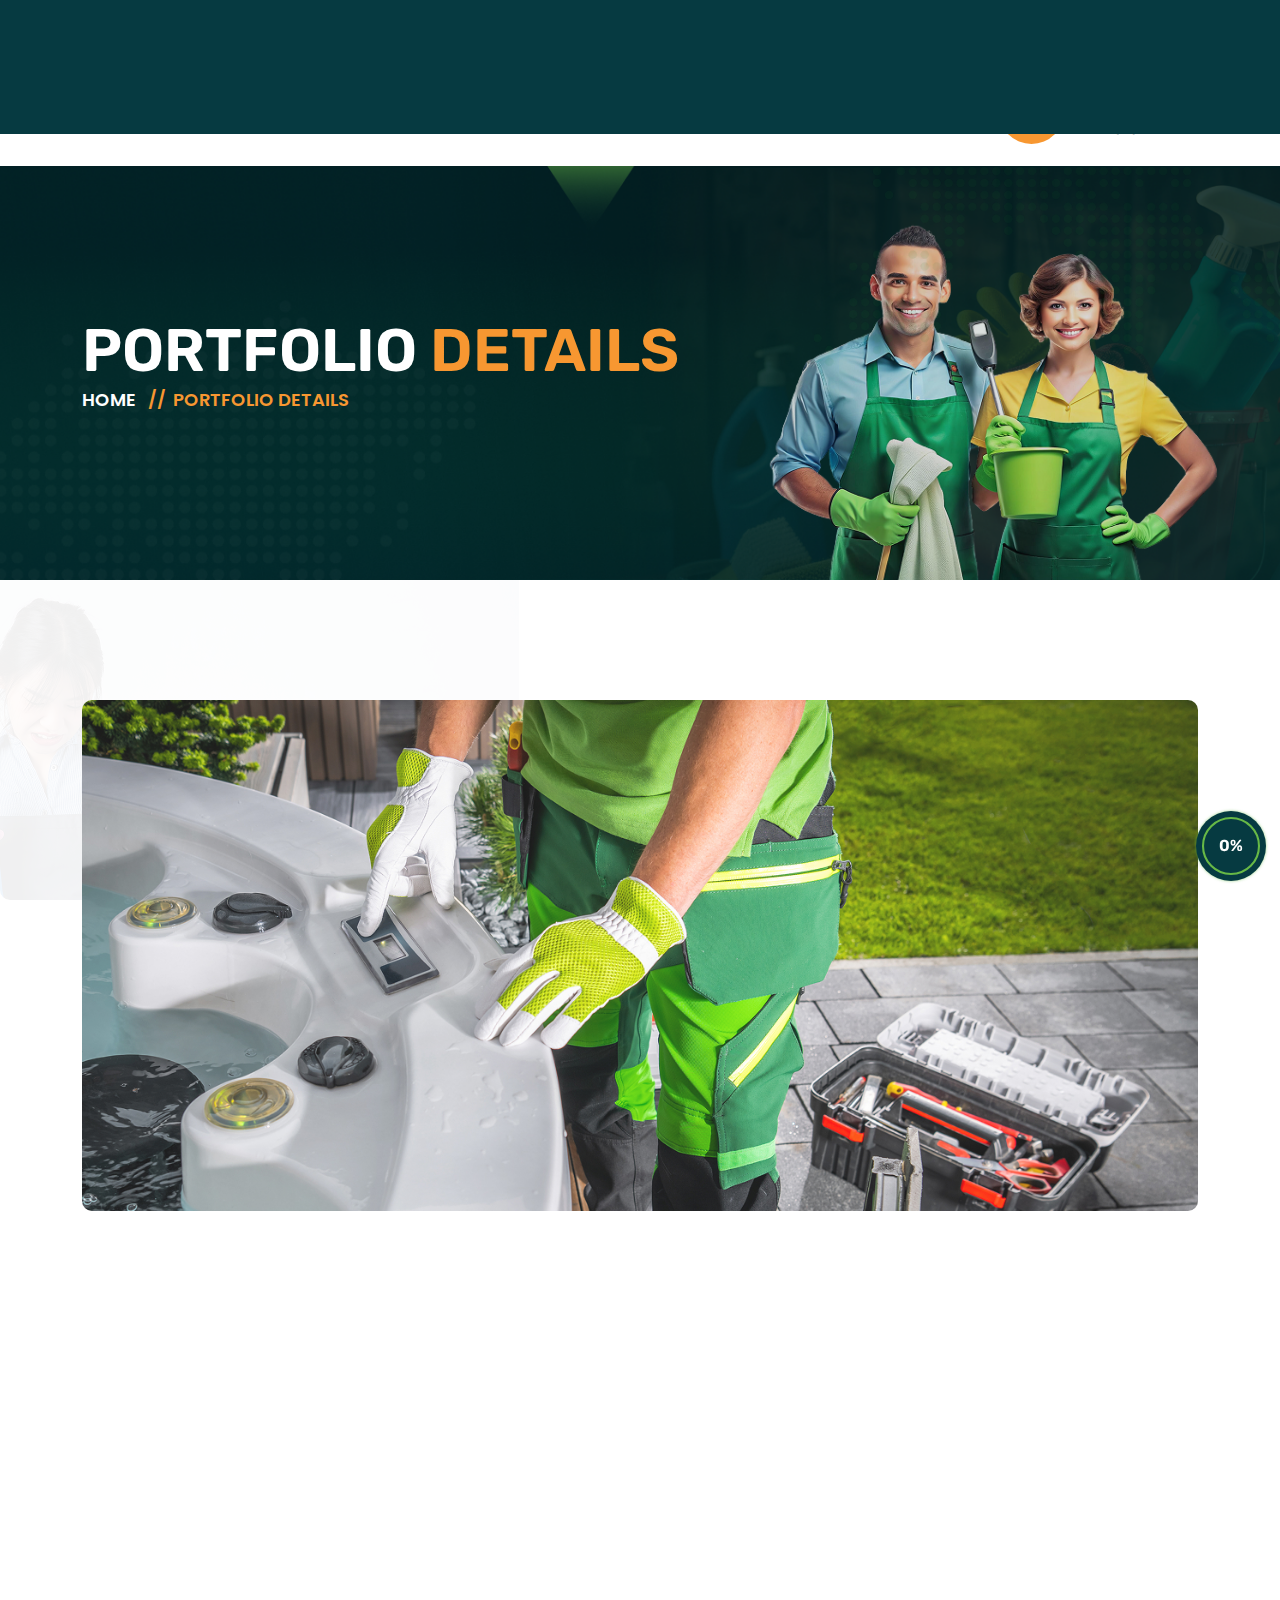
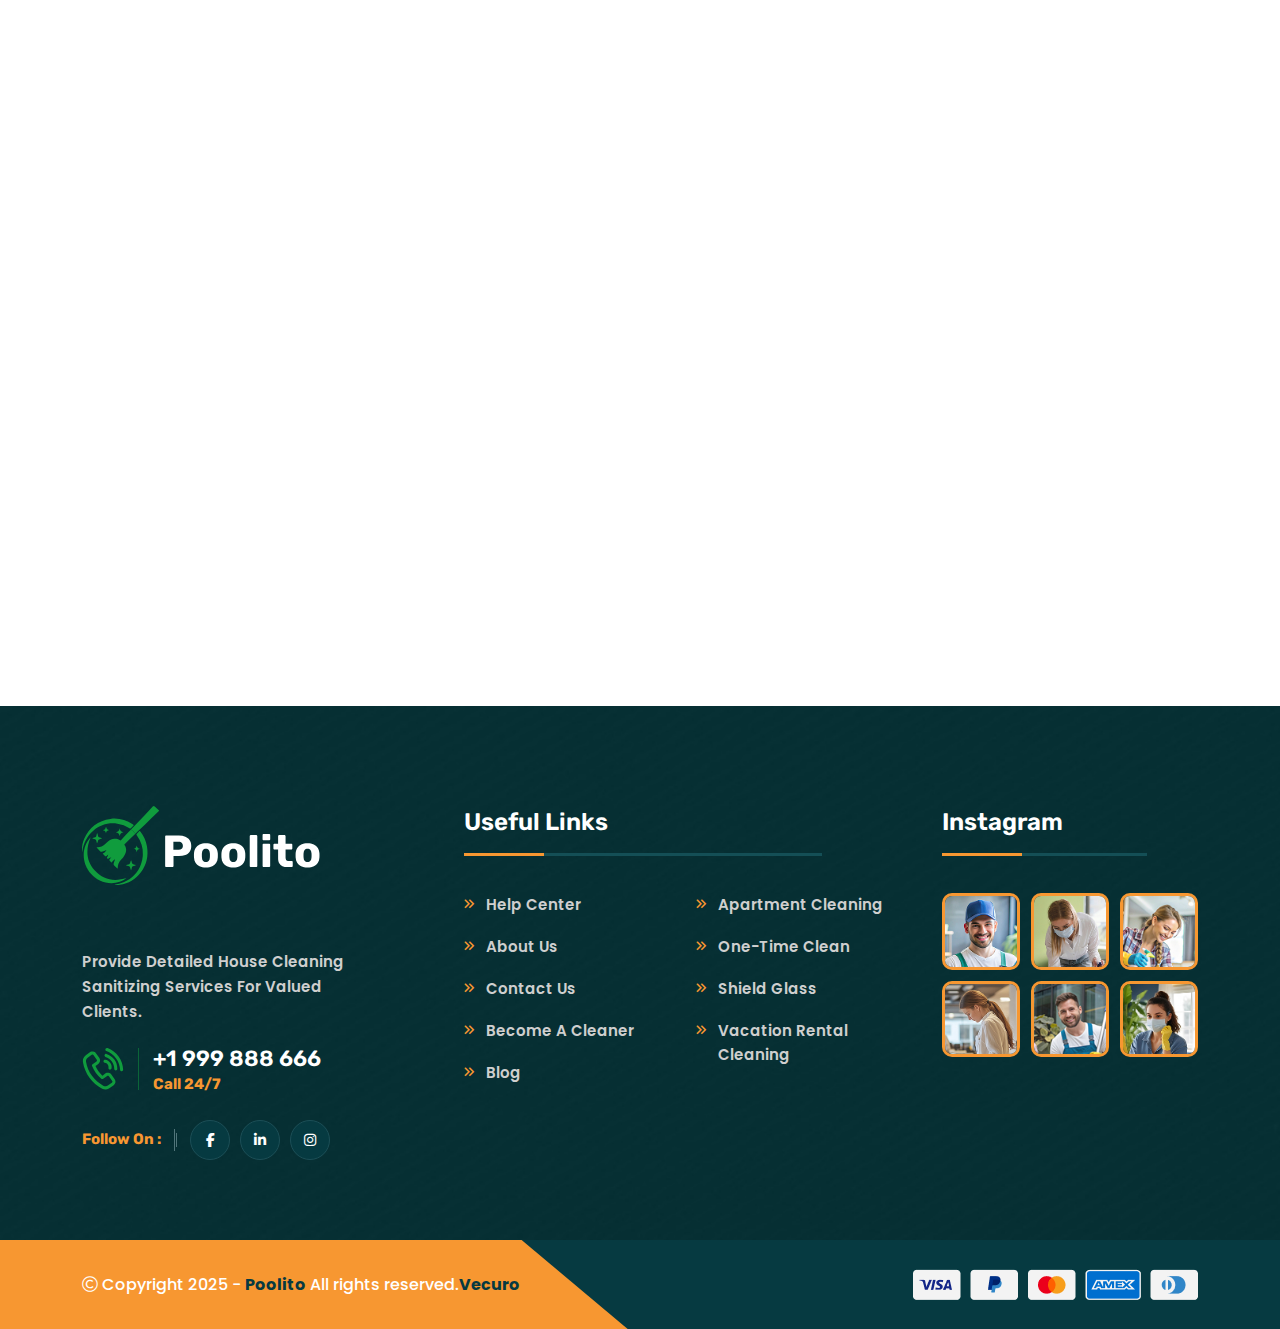
<file: portfolio-details.html>
<!doctype html>
<html class="no-js" lang="zxx">


<!-- Mirrored from html.vecurosoft.com/poolito/demo/portfolio-details.html by HTTrack Website Copier/3.x [XR&CO'2014], Wed, 21 May 2025 05:12:43 GMT -->
<head>
    <meta charset="utf-8">
    <meta http-equiv="x-ua-compatible" content="ie=edge">
    <title>Cleaning and pool service template | Vecuro | portfolio Details</title>
    <meta name="author" content="Vecuro">
    <meta name="description" content="Cleaning and pool portfolio Details template">
    <meta name="keywords" content="Cleaning and pool portfolio Details template">
    <meta name="robots" content="INDEX,FOLLOW">

    <!-- Mobile Specific Metas -->
    <meta name="viewport" content="width=device-width, initial-scale=1, shrink-to-fit=no">

    <!-- Favicons - Place favicon.ico in the root directory -->
    <link rel="shortcut icon" href="assets/img/favicon.ico" type="image/x-icon">
    <link rel="icon" href="assets/img/favicon.ico" type="image/x-icon">

    <!--==============================
	  Google Fonts
	============================== --> 
    <link rel="preconnect" href="https://fonts.googleapis.com/">
    <link rel="preconnect" href="https://fonts.gstatic.com/" crossorigin>
    <link href="https://fonts.googleapis.com/css2?family=Fuzzy+Bubbles:wght@400;700&amp;family=Poppins:wght@400;500;600;700;800&amp;family=Rubik:ital,wght@0,300..900;1,300..900&amp;display=swap" rel="stylesheet">


    <!--==============================
	    All CSS File
	============================== -->
    <!-- Bootstrap -->
    <link rel="stylesheet" href="assets/css/bootstrap.min.css">
    <!-- Fontawesome Icon -->
    <link rel="stylesheet" href="assets/css/fontawesome.min.css">
    <!-- Magnific Popup -->
    <link rel="stylesheet" href="assets/css/magnific-popup.min.css">
    <!-- Slick Slider -->
    <link rel="stylesheet" href="assets/css/slick.min.css">
    <!-- animate js -->
    <link rel="stylesheet" href="assets/css/animate.min.css">
    <!-- Theme Custom CSS -->
    <link rel="stylesheet" href="assets/css/style.css">

</head>

<body>


    <!--[if lte IE 9]>
    	<p class="browserupgrade">You are using an <strong>outdated</strong> browser. Please <a href="https://browsehappy.com/">upgrade your browser</a> to improve your experience and security.</p>
  <![endif]-->



    <!--********************************
   		Code Start From Here 
	******************************** -->



    <!--==============================
	Preloader
	==============================-->
    <div class="preloader">
        <button class="vs-btn preloaderCls">Cancel Preloader </button>
        <div class="preloader-inner">
        <img src="assets/img/logo.svg" alt="logo">
        <span class="loader"></span>
        </div>
    </div>
    <!--==============================
    Mobile Menu
    ============================== -->
    <div class="vs-menu-wrapper">
        <div class="vs-menu-area text-center">
            <button class="vs-menu-toggle"><i class="fal fa-times"></i></button>
            <div class="mobile-logo">
                <a href="index.html"><img src="assets/img/logo-dark.svg" alt="cleaning"></a>
            </div>
            <div class="vs-mobile-menu">
                <ul>
                    <li class="menu-item-has-children">
                        <a href="index.html">Home</a>
                        <ul class="sub-menu">
                            <li><a href="index.html">Home Style 1</a></li>
                            <li><a href="index-2.html">Home Style 2</a></li>
                            <li><a href="index-3.html">Home Style 3</a></li>
                        </ul>
                    </li>
                    <li>
                        <a href="about.html">About Us</a>
                    </li>
                    <li class="menu-item-has-children">
                        <a href="service.html">Service</a>
                        <ul class="sub-menu">
                            <li><a href="service.html">Service</a></li>
                            <li><a href="service-details.html">Service Details</a></li>
                        </ul>
                    </li>
                    <li class="menu-item-has-children">
                        <a href="blog.html">Blog</a>
                        <ul class="sub-menu">
                            <li><a href="blog.html">Blog</a></li>
                            <li><a href="blog-details.html">Blog Details</a></li>
                        </ul>
                    </li>
                    <li class="menu-item-has-children mega-menu-wrap">
                        <a href="#">Pages</a>
                        <ul class="mega-menu">
                            <li><a href="shop.html">Pagelist 1</a>
                                <ul>
                                    <li><a href="index.html">Home Style 1</a></li>
                                    <li><a href="index-2.html">Home Style 2</a></li>
                                    <li><a href="index-3.html">Home Style 3</a></li>
                                    <li><a href="about.html">About Us</a></li>
                                </ul>
                            </li>
                            <li><a href="#">Pagelist 2</a>
                                <ul>
                                    <li><a href="blog.html">Blog</a></li>
                                    <li><a href="blog-details.html">Blog Details</a></li>
                                    <li><a href="service.html">service</a></li>
                                    <li><a href="service-details.html">Service Details</a></li>
                                </ul>
                            </li>
                            <li><a href="#">Pagelist 3</a>
                                <ul>
                                    <li><a href="team.html">Team</a></li>
                                    <li><a href="team-details.html">Team Details</a></li>
                                    <li><a href="contact.html">Contact Us</a></li>
                                </ul>
                            </li>
                            <li><a href="#">Pagelist 4</a>
                                <ul>
                                    <li><a href="portfolio.html">portfolio</a></li>
                                    <li><a href="portfolio-details.html">portfolio Details</a></li>
                                    <li><a href="404.html">Error Page</a></li>
                                </ul>
                            </li>
                        </ul>
                    </li>
                    <li>
                        <a href="contact.html">Contact</a>
                    </li>
                </ul>
            </div>
        </div>
    </div>
    <!--==============================
    Popup Search Box
    ============================== -->
    <div class="popup-search-box d-none d-lg-block  ">
        <button class="searchClose"><i class="fal fa-times"></i></button>
        <form action="#">
        <input type="text" class="border-theme" placeholder="What are you looking for">
        <button type="submit"><i class="fal fa-search"></i></button>
        </form>
    </div>
    <!--==============================
    Header Area
    ==============================-->
    <header class="vs-header header-layout1">
        <div class="header-top">
            <div class="main-container2">
                <div class="row justify-content-md-between justify-content-center align-items-center">
                    <div class="col-auto d-md-block d-none">
                        <div class="header-links">
                            <ul>
                                <li><i class="far fa-envelope"></i><a href="mailto:info@example.com">info@example.com</a></li>
                                <li class="d-lg-inline d-none"><i class="far fa-clock"></i>Tuesday - Saturday 8:00 Am - 5:00 Pm</li>
                            </ul>
                        </div>
                    </div>
                    <div class="col-auto">
                        <div class="social-style1">
                            <span class="social-title">Follow Us On :</span>
                            <div class="social-icon">
                                <a href="#"><i class="fab fa-facebook-f"></i></a>
                                <a href="#"><i class="fab fa-linkedin-in"></i></a>
                                <a href="#"><i class="fab fa-instagram"></i></a>
                            </div>
                        </div>
                    </div>
                </div>
            </div>
        </div>
        <div class="sticky-wrapper">
            <div class="sticky-active">
                <div class="menu-area">
                    <div class="main-container2">
                        <div class="row align-items-center justify-content-between">
                            <div class="col-auto">
                                <div class="header-logo">
                                    <a href="index.html">
                                        <img src="assets/img/logo-white.svg" alt="logo">
                                    </a>
                                </div>
                            </div>
                            <div class="col">
                                <nav class="main-menu menu-style1 d-none d-lg-block">
                                    <ul>
                                        <li class="menu-item-has-children">
                                            <a href="index.html">Home</a>
                                            <ul class="sub-menu">
                                                <li><a href="index.html">Home Style 1</a></li>
                                                <li><a href="index-2.html">Home Style 2</a></li>
                                                <li><a href="index-3.html">Home Style 3</a></li>
                                            </ul>
                                        </li>
                                        <li>
                                            <a href="about.html">About Us</a>
                                        </li>
                                        <li class="menu-item-has-children">
                                            <a href="service.html">Service</a>
                                            <ul class="sub-menu">
                                                <li><a href="service.html">Service</a></li>
                                                <li><a href="service-details.html">Service Details</a></li>
                                            </ul>
                                        </li>
                                        <li class="menu-item-has-children">
                                            <a href="blog.html">Blog</a>
                                            <ul class="sub-menu">
                                                <li><a href="blog.html">Blog</a></li>
                                                <li><a href="blog-details.html">Blog Details</a></li>
                                            </ul>
                                        </li>
                                        <li class="menu-item-has-children mega-menu-wrap">
                                            <a href="#">Pages</a>
                                            <ul class="mega-menu">
                                                <li><a href="shop.html">Pagelist 1</a>
                                                    <ul>
                                                        <li><a href="index.html">Home Style 1</a></li>
                                                        <li><a href="index-2.html">Home Style 2</a></li>
                                                        <li><a href="index-3.html">Home Style 3</a></li>
                                                        <li><a href="about.html">About Us</a></li>
                                                    </ul>
                                                </li>
                                                <li><a href="#">Pagelist 2</a>
                                                    <ul>
                                                        <li><a href="blog.html">Blog</a></li>
                                                        <li><a href="blog-details.html">Blog Details</a></li>
                                                        <li><a href="service.html">service</a></li>
                                                        <li><a href="service-details.html">Service Details</a></li>
                                                    </ul>
                                                </li>
                                                <li><a href="#">Pagelist 3</a>
                                                    <ul>
                                                        <li><a href="team.html">Team</a></li>
                                                        <li><a href="team-details.html">Team Details</a></li>
                                                        <li><a href="contact.html">Contact Us</a></li>
                                                    </ul>
                                                </li>
                                                <li><a href="#">Pagelist 4</a>
                                                    <ul>
                                                        <li><a href="portfolio.html">portfolio</a></li>
                                                        <li><a href="portfolio-details.html">portfolio Details</a></li>
                                                        <li><a href="404.html">Error Page</a></li>
                                                    </ul>
                                                </li>
                                            </ul>
                                        </li>
                                        <li>
                                            <a href="contact.html">Contact</a>
                                        </li>
                                    </ul>
                                </nav>
                            </div>
                            <div class="col-auto d-lg-none">
                                <button class="vs-menu-toggle d-inline-block">
                                    <i class="fal fa-bars"></i>                                           
                               </button>
                            </div>
                            <div class="col-auto d-lg-block d-none">
                                <div class="header-inner">
                                    <div class="header-icons">
                                        <button class="searchBoxTggler"><i class="fal fa-search"></i></button>
                                        <a class="icon-btn" href="#"><i class="fa-solid fa-phone"></i></a>
                                    </div>
                                    <div class="contact-content">
                                        <p class="contact-text">Call Helpline</p>
                                        <h6 class="contact-title"><a href="tel:+012325621563">+88(0) 1237 6421</a></h6>
                                    </div>
                                </div>
                            </div>
                        </div>
                    </div>
                </div>
            </div>
        </div>
    </header>
    <!--********************************
			Start Main Content
	******************************** -->
        <!--==============================
        Breadcumb
        ============================== -->
        <div class="breadcumb-wrapper " data-bg-src="assets/img/breadcumb/breadcumb-bg.png">
            <div class="container z-index-common">
                <div class="breadcumb-content">
                    <h1 class="breadcumb-title">portfolio <span>Details </span></h1>
                </div>
                <div class="breadcumb-menu-wrap">
                    <ul class="breadcumb-menu">
                        <li><a href="index.html">Home</a></li>
                        <li>portfolio Details</li>
                    </ul>
                </div>
            </div>
        </div>
        <!-- portfolio Area  -->
         <section class="portfolio-Details space">
            <div class="container">
                <div class="portfolio-img wow animate__fadeInUp" data-wow-delay="0.20s">
                    <img src="assets/img/gallery/p-d-1.jpg" alt="portfolio-Image">
                </div>
                <div class="portfolio-content">
                    <div class="row gx-60 g-5">
                        <div class="col-lg-8">
                            <h2 class="portfolio-title h3 mb-20 wow animate__fadeInUp" data-wow-delay="0.25s">Dining & Living Room Cleaning</h2>
                            <p class="portfolio-text mb-20 wow animate__fadeInUp" data-wow-delay="0.35s" >
                                closed system where recircultng cleaning solution is applied (often with nozzles) cleans, rinses and sanitises equipment. 
                                The CIP system is usually automatically controlled and the cleaning sequeces are given optimum timing for efficient cleaning 
                                of all parts of the plants. Knowing the different types of cleaning is essential to ensure main types of cleaning that dea.
                            </p>
                            <p class="portfolio-text mb-30 wow animate__fadeInUp" data-wow-delay="0.45s" >
                                Rainbow’s high techngy system with the help of nanles reoving unseen dust mites and bed bugs can cause harmful diseases because of dirters. 
                                This also includes changing the bed linens shee provided reoving the specialized deep unseen dust mites client.
                            </p>
                            <h2 class="portfolio-title h4 mb-20 wow animate__fadeInUp" data-wow-delay="0.55s">What the Benefits?</h2>
                            <p class="portfolio-text mb-20 wow animate__fadeInUp" data-wow-delay="0.65s" >
                                Giving to your bed a new life to breathe by closed system where recircltng cleaning solution is applied (often with nozzles) cleans, 
                                rinses and sanitises equipment. The CIP system the help of nanles reoving unseen dust mites and bed bugs can cause harmful diseases because of dirters. 
                                usually automatically controlled and the cleaning sequeces are given
                            </p>
                            <ul class="list-style2 mb-45 wow animate__fadeInUp wow-animated" data-wow-delay="0.30s" style="visibility: visible; animation-delay: 0.3s; animation-name: fadeInUp;">
                                <li class="list-icon"><i class="fas fa-arrow-circle-right"></i>Giving to your Keeping the Hive Clean: How Derek & Ellen Maintain</li>
                            </ul>
                            <div class="row align-items-center">
                                <div class=" col-lg-6">
                                    <div class="play-video wow animate__fadeInUp wow-animated" data-wow-delay="0.65s">
                                        <img src="assets/img/gallery/p-d-1-2.png" alt="portfolio Image">
                                        <a href="https://www.youtube.com/watch?v=moYayPRgaY0" class="play-btn popup-video">
                                            <i class="fas fa-play"></i>
                                        </a>
                                    </div>
                                </div>
                                <div class="col-lg-6">
                                    <h2 class="portfolio-title h4 wow animate__fadeInUp" data-wow-delay="0.55s">Completely Busy Cleaning Informed?</h2>
                                    <p class="portfolio-text mb-20 wow animate__fadeInUp" data-wow-delay="0.65s" >
                                        Rainbow’s high techngy system with the help of nanles reoving unseen dust mites and bed bugs cause harmful diseases because of dirters
                                    </p>
                                    <ul class="list-style2 wow animate__fadeInUp wow-animated" data-wow-delay="0.30s" style="visibility: visible; animation-delay: 0.3s; animation-name: fadeInUp;">
                                        <li class="list-icon"><i class="fas fa-arrow-circle-right"></i>Bed & Mattress Cleaning</li>
                                        <li class="list-icon"><i class="fas fa-arrow-circle-right"></i>Giving to your bed a new life to breathe</li>
                                        <li class="list-icon"><i class="fas fa-arrow-circle-right"></i>Floor Vacuuming & Mopping</li>
                                    </ul>
                                </div>
                            </div>
                        </div>
                        <div class="col-lg-4">
                            <div class="widget widget_categories style2 wow animate__fadeInUp wow-animated" data-wow-delay="0.75s">
                                <h3 class="widget_title">all project</h3>
                                <div class="widget_content">
                                    <ul>
                                        <li>
                                          <a href="blog-details.html"><i class="fa-solid fa-angles-right"></i>Pool Cleaning</a>
                                        </li>
                                        <li>
                                          <a href="blog-details.html"><i class="fa-solid fa-angles-right"></i>Bed & Mattress Cleaning</a>
                                        </li>
                                        <li>
                                          <a href="blog-details.html"><i class="fa-solid fa-angles-right"></i>Kitchen Cleaning</a>
                                        </li>
                                        <li>
                                          <a href="blog-details.html"><i class="fa-solid fa-angles-right"></i>Aromatizing</a>
                                        </li>
                                        <li>
                                          <a href="blog-details.html"><i class="fa-solid fa-angles-right"></i>Bathroom Sanitation</a>
                                        </li>
                                      </ul>
                                </div>
                            </div>
                            <div class="contact-box2 wow animate__fadeInUp wow-animated" data-wow-delay="0.85s">
                                <h2 class="portfolio-title">Let’s Contact with us</h2>
                                <span class="icon-btn">
                                    <img src="assets/img/icon/call-icon2.svg" alt="call icon">
                                </span>
                                <div class="contact-content">
                                    <h6 class="contact-title">Need help? Talk to expert</h6>
                                    <p class="contact-text"><a href="tel:+9-666-888-679">+9 112 - 8899</a></p>
                                </div>
                                <span class="shape-mockup" style="left: 0; bottom: 0px;"><img src="assets/img/shapes/contact-sheap1.png" alt="team element"></span>
                            </div>
                        </div>
                    </div>
                </div>
            </div>
            <span class="shape-mockup" style="right: 0; top: 0px;"><img src="assets/img/shapes/service-shape-1.png" alt="team element"></span>
            <span class="shape-mockup z-index-n1" style="left: 0; bottom: 0px;"><img src="assets/img/shapes/team-shep3.png" alt="team element"></span>
         </section>

    <!--********************************
			End Main Content
	******************************** -->
 
    <!--==============================
			Footer Area
	==============================-->
    <footer class="footer-wrapper  footer-layout1">
        <div class="widget-area position-relative" data-bg-src="assets/img/bg/footer-bg-1-1.jpg">
            <div class="container">
                <div class="row g-4 justify-content-xl-center">
                    <div class="col-xl-4 col-md-6">
                        <div class="widget footer-widget">
                            <div class="vs-widget-about">
                                <div class="footer-logo">
                                    <a href="index.html"><img src="assets/img/logo.svg" alt="logo"></a>
                                </div>
                                <p class="footer-text">
                                    provide detailed house cleaning sanitizing services for valued clients.
                                </p>
                                <div class="contact-box">
                                    <span class="icon"><img src="assets/img/icon/call-icon.svg" alt="icon"></span>
                                    <div class="contact-content">
                                        
                                        <h6 class="contact-title"><a href="#">+1 999 888 666</a></h6>
                                        <p class="contact-text">call 24/7</p>
                                    </div>
                                </div>
                                
                                <div class="social-style1">
                                    <span class="social-title">Follow On :</span>
                                    <div class="social-icon">
                                        <a href="#"><i class="fab fa-facebook-f"></i></a>
                                        <a href="#"><i class="fab fa-linkedin-in"></i></a>
                                        <a href="#"><i class="fab fa-instagram"></i></a>
                                    </div>
                                </div>
                            </div>
                        </div>
                    </div>
                    <div class="col-xl-5 col-md-6 ">
                        <div class="widget widget_categories  footer-widget">
                            <h3 class="widget_title">Useful Links</h3>
                            <ul>
                                <li><a href="contact.html">Help center</a></li>
                                <li><a href="about.html">About Us</a></li>
                                <li><a href="contact.html">Contact Us</a></li>
                                <li><a href="#">Become A Cleaner</a></li>
                                <li><a href="blog.html">Blog</a></li>
                                <li><a href="#">apartment cleaning</a></li>
                                <li><a href="#">one-time clean</a></li>
                                <li><a href="#">shield glass</a></li>
                                <li><a href="#">Vacation Rental Cleaning</a></li>
                            </ul>
                        </div>
                    </div>
                    <div class="col-xl-3 col-md-6">
                        <div class="widget footer-widget">
                            <h3 class="widget_title">Instagram</h3>
                            <div class="sidebar-gallery">
                                <div class="gallery-thumb">
                                    <img src="assets/img/gallery/gallery-img-1-1.jpg" alt="Gallery Image" class="w-100">
                                    <a href="assets/img/gallery/gallery-img-1-1.jpg" class="popup-image gal-btn"><i class="far fa-search-plus"></i></a>
                                </div>
                                <div class="gallery-thumb">
                                    <img src="assets/img/gallery/gallery-img-1-2.jpg" alt="Gallery Image" class="w-100">
                                    <a href="assets/img/gallery/gallery-img-1-2.jpg" class="popup-image gal-btn"><i class="far fa-search-plus"></i></a>
                                </div>
                                <div class="gallery-thumb">
                                    <img src="assets/img/gallery/gallery-img-1-3.jpg" alt="Gallery Image" class="w-100">
                                    <a href="assets/img/gallery/gallery-img-1-3.jpg" class="popup-image gal-btn"><i class="far fa-search-plus"></i></a>
                                </div>
                                <div class="gallery-thumb">
                                    <img src="assets/img/gallery/gallery-img-1-4.jpg" alt="Gallery Image" class="w-100">
                                    <a href="assets/img/gallery/gallery-img-1-4.jpg" class="popup-image gal-btn"><i class="far fa-search-plus"></i></a>
                                </div>
                                <div class="gallery-thumb">
                                    <img src="assets/img/gallery/gallery-img-1-5.jpg" alt="Gallery Image" class="w-100">
                                    <a href="assets/img/gallery/gallery-img-1-5.jpg" class="popup-image gal-btn"><i class="far fa-search-plus"></i></a>
                                </div>
                                <div class="gallery-thumb">
                                    <img src="assets/img/gallery/gallery-img-1-6.jpg" alt="Gallery Image" class="w-100">
                                    <a href="assets/img/gallery/gallery-img-1-6.jpg" class="popup-image gal-btn"><i class="far fa-search-plus"></i></a>
                                </div>
                            </div>
                        </div>
                    </div>
                </div>
            </div>
           
            <div class="common-line shape-mockup d-none d-xxl-block" style="top: -7px;">
                <img src="assets/img/shapes/line-shep.png" alt="shapes">
            </div>
        </div>
        <div class="copyright-wrap">
            <div class="container">
                <div class="row justify-content-xl-between justify-content-center align-items-center">
                    <div class="col-auto">
                        <p class="copyright-text"><i class="fal fa-copyright"></i> Copyright 2025 - <a href="index.html">Poolito</a> All rights reserved.<a href="https://themeforest.net/user/vecuro_themes">Vecuro</a></p>
                    </div>
                    <div class="col-auto">
                        <div class="copyright-img">
                            <a href="#"><img src="assets/img/default/payment-img.svg" alt="payment img"></a>
                        </div>
                    </div>
                </div>
            </div>
        </div>
    </footer> 
    <!-- Scroll To Top -->
    <button class="back-to-top" id="backToTop" aria-label="Back to Top">
        <span class="progress-circle">
                <svg viewBox="0 0 100 100">
                    <circle class="bg" cx="50" cy="50" r="40"></circle>
                    <circle class="progress" cx="50" cy="50" r="40"></circle>
                </svg>
                <span class="progress-percentage" id="progressPercentage">0%</span>
        </span>
      </button>

    <!--********************************
			Code End  Here 
	******************************** -->

    <!--==============================
        All Js File
    ============================== -->
    <!-- Jquery -->
    <script src="assets/js/vendor/jquery-3.7.1.min.js"></script>
    <!-- Slick Slider -->
    <script src="assets/js/slick.min.js"></script>
    <!-- Bootstrap -->
    <script src="assets/js/bootstrap.min.js"></script>
    <!-- Magnific Popup -->
    <script src="assets/js/jquery.magnific-popup.min.js"></script>
    <!-- imagesloaded -->
    <script src="assets/js/imagesloaded.pkgd.min.js"></script>
    
    <!-- Gsap -->
    <script src="assets/js/gsap.min.js"></script>
    <!-- ScrollTrigger -->
    <script src="assets/js/ScrollTrigger.min.js"></script>
    <!-- Gsap ScrollTo Plugin -->
    <script src="assets/js/gsap-scroll-to-plugin.js"></script>
    <!-- Split Text -->
    <script src="assets/js/SplitText.js"></script>
    <!-- lenis -->
    <script src="assets/js/lenis.min.js"></script>
    <!-- wow js -->
    <script src="assets/js/wow.min.js"></script>
    <!-- Main Js File -->
    <script src="assets/js/main.js"></script>


</body>


<!-- Mirrored from html.vecurosoft.com/poolito/demo/portfolio-details.html by HTTrack Website Copier/3.x [XR&CO'2014], Wed, 21 May 2025 05:12:44 GMT -->
</html>
</file>
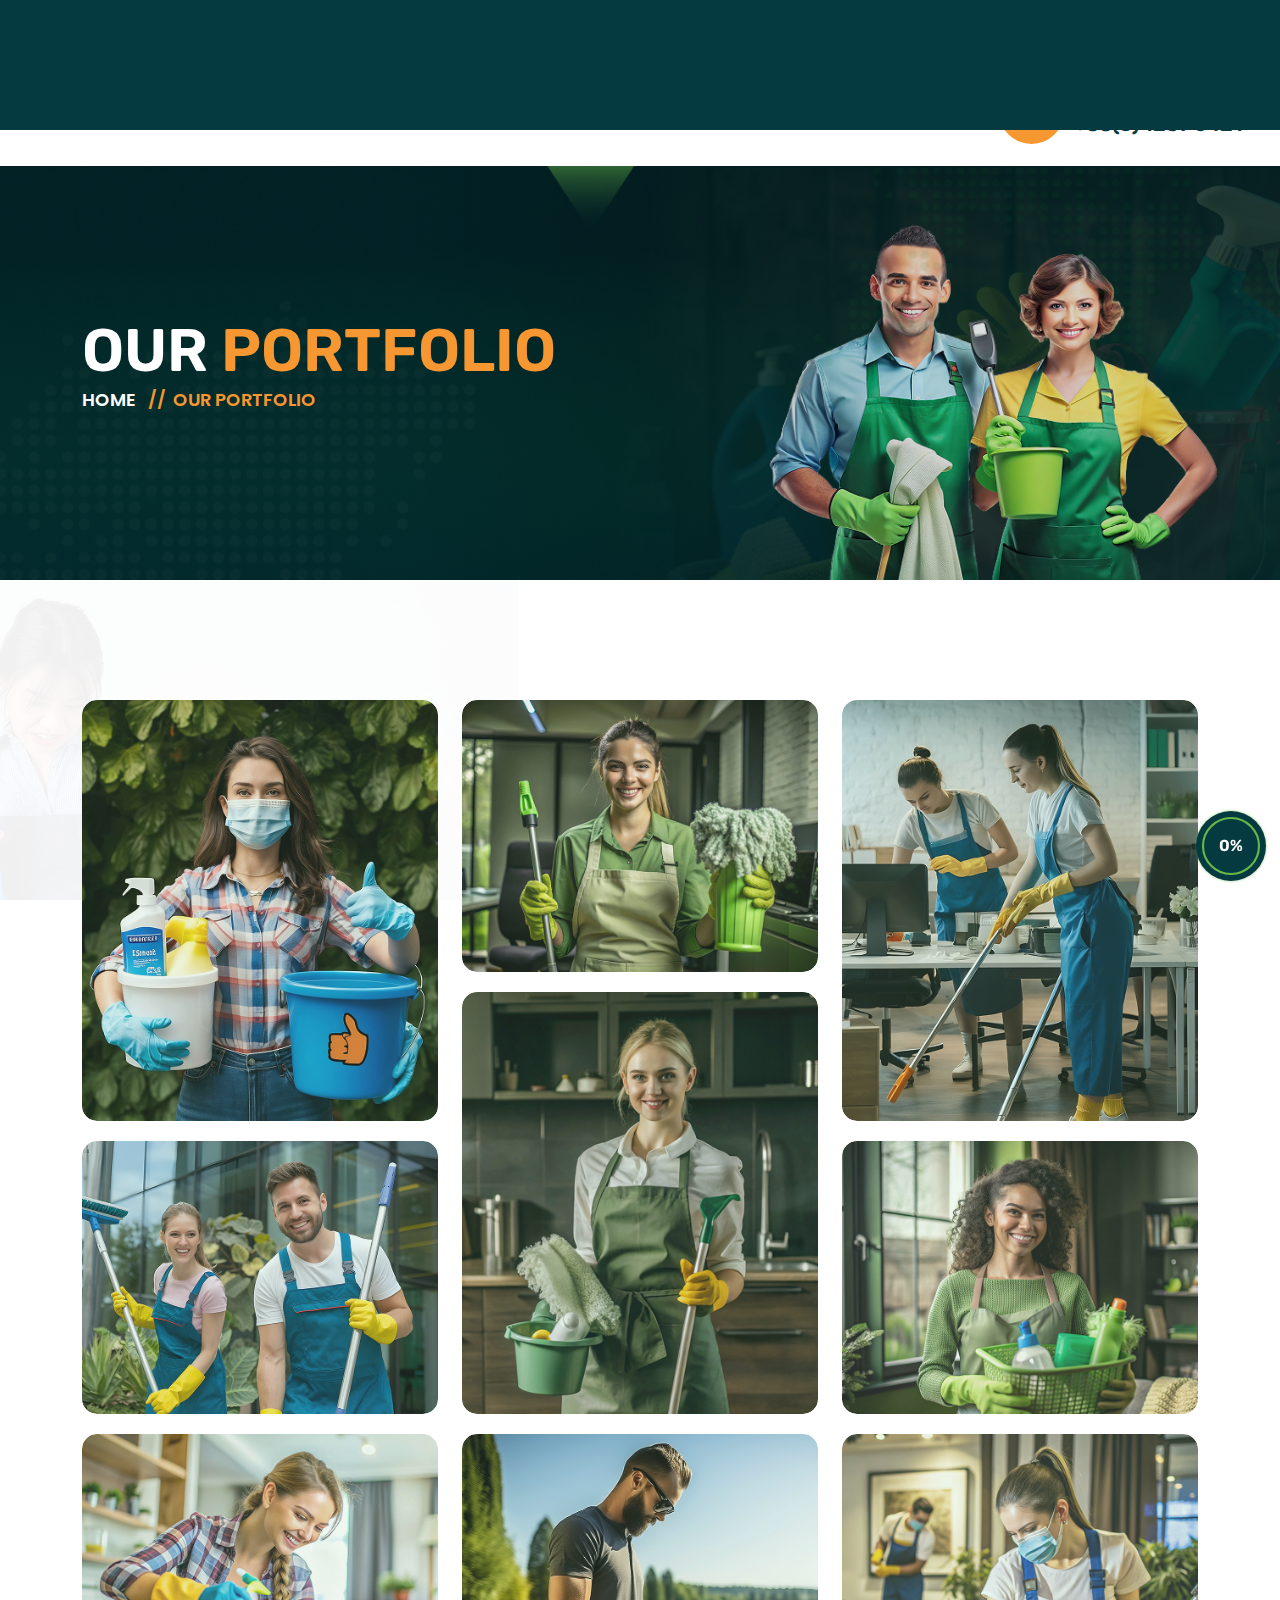
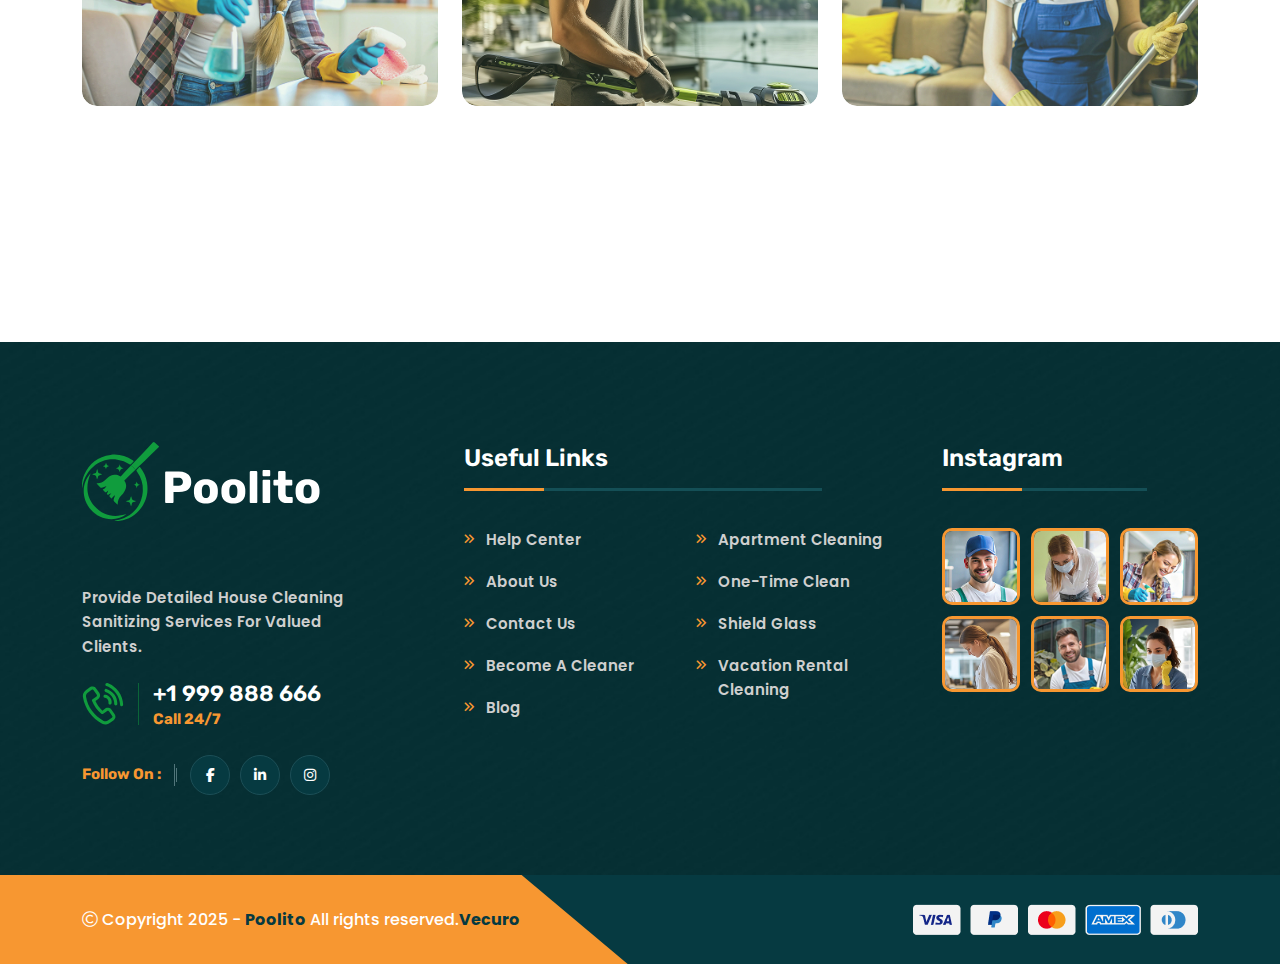
<file: portfolio.html>
<!doctype html>
<html class="no-js" lang="zxx">


<!-- Mirrored from html.vecurosoft.com/poolito/demo/portfolio.html by HTTrack Website Copier/3.x [XR&CO'2014], Wed, 21 May 2025 05:12:42 GMT -->
<head>
    <meta charset="utf-8">
    <meta http-equiv="x-ua-compatible" content="ie=edge">
    <title>Cleaning and pool service template | Vecuro | portfolio</title>
    <meta name="author" content="Vecuro">
    <meta name="description" content="Cleaning and pool portfolio template">
    <meta name="keywords" content="Cleaning and pool portfolio template">
    <meta name="robots" content="INDEX,FOLLOW">

    <!-- Mobile Specific Metas -->
    <meta name="viewport" content="width=device-width, initial-scale=1, shrink-to-fit=no">

    <!-- Favicons - Place favicon.ico in the root directory -->
    <link rel="shortcut icon" href="assets/img/favicon.ico" type="image/x-icon">
    <link rel="icon" href="assets/img/favicon.ico" type="image/x-icon">

    <!--==============================
	  Google Fonts
	============================== --> 
    <link rel="preconnect" href="https://fonts.googleapis.com/">
    <link rel="preconnect" href="https://fonts.gstatic.com/" crossorigin>
    <link href="https://fonts.googleapis.com/css2?family=Fuzzy+Bubbles:wght@400;700&amp;family=Poppins:wght@400;500;600;700;800&amp;family=Rubik:ital,wght@0,300..900;1,300..900&amp;display=swap" rel="stylesheet">


    <!--==============================
	    All CSS File
	============================== -->
    <!-- Bootstrap -->
    <link rel="stylesheet" href="assets/css/bootstrap.min.css">
    <!-- Fontawesome Icon -->
    <link rel="stylesheet" href="assets/css/fontawesome.min.css">
    <!-- Magnific Popup -->
    <link rel="stylesheet" href="assets/css/magnific-popup.min.css">
    <!-- Slick Slider -->
    <link rel="stylesheet" href="assets/css/slick.min.css">
    <!-- animate js -->
    <link rel="stylesheet" href="assets/css/animate.min.css">
    <!-- Theme Custom CSS -->
    <link rel="stylesheet" href="assets/css/style.css">

</head>

<body>


    <!--[if lte IE 9]>
    	<p class="browserupgrade">You are using an <strong>outdated</strong> browser. Please <a href="https://browsehappy.com/">upgrade your browser</a> to improve your experience and security.</p>
  <![endif]-->



    <!--********************************
   		Code Start From Here 
	******************************** -->



    <!--==============================
	Preloader
	==============================-->
    <div class="preloader">
        <button class="vs-btn preloaderCls">Cancel Preloader </button>
        <div class="preloader-inner">
        <img src="assets/img/logo.svg" alt="logo">
        <span class="loader"></span>
        </div>
    </div>
    <!--==============================
    Mobile Menu
    ============================== -->
    <div class="vs-menu-wrapper">
        <div class="vs-menu-area text-center">
            <button class="vs-menu-toggle"><i class="fal fa-times"></i></button>
            <div class="mobile-logo">
                <a href="index.html"><img src="assets/img/logo-dark.svg" alt="cleaning"></a>
            </div>
            <div class="vs-mobile-menu">
                <ul>
                    <li class="menu-item-has-children">
                        <a href="index.html">Home</a>
                        <ul class="sub-menu">
                            <li><a href="index.html">Home Style 1</a></li>
                            <li><a href="index-2.html">Home Style 2</a></li>
                            <li><a href="index-3.html">Home Style 3</a></li>
                        </ul>
                    </li>
                    <li>
                        <a href="about.html">About Us</a>
                    </li>
                    <li class="menu-item-has-children">
                        <a href="service.html">Service</a>
                        <ul class="sub-menu">
                            <li><a href="service.html">Service</a></li>
                            <li><a href="service-details.html">Service Details</a></li>
                        </ul>
                    </li>
                    <li class="menu-item-has-children">
                        <a href="blog.html">Blog</a>
                        <ul class="sub-menu">
                            <li><a href="blog.html">Blog</a></li>
                            <li><a href="blog-details.html">Blog Details</a></li>
                        </ul>
                    </li>
                    <li class="menu-item-has-children mega-menu-wrap">
                        <a href="#">Pages</a>
                        <ul class="mega-menu">
                            <li><a href="shop.html">Pagelist 1</a>
                                <ul>
                                    <li><a href="index.html">Home Style 1</a></li>
                                    <li><a href="index-2.html">Home Style 2</a></li>
                                    <li><a href="index-3.html">Home Style 3</a></li>
                                    <li><a href="about.html">About Us</a></li>
                                </ul>
                            </li>
                            <li><a href="#">Pagelist 2</a>
                                <ul>
                                    <li><a href="blog.html">Blog</a></li>
                                    <li><a href="blog-details.html">Blog Details</a></li>
                                    <li><a href="service.html">service</a></li>
                                    <li><a href="service-details.html">Service Details</a></li>
                                </ul>
                            </li>
                            <li><a href="#">Pagelist 3</a>
                                <ul>
                                    <li><a href="team.html">Team</a></li>
                                    <li><a href="team-details.html">Team Details</a></li>
                                    <li><a href="contact.html">Contact Us</a></li>
                                </ul>
                            </li>
                            <li><a href="#">Pagelist 4</a>
                                <ul>
                                    <li><a href="portfolio.html">portfolio</a></li>
                                    <li><a href="portfolio-details.html">portfolio Details</a></li>
                                    <li><a href="404.html">Error Page</a></li>
                                </ul>
                            </li>
                        </ul>
                    </li>
                    <li>
                        <a href="contact.html">Contact</a>
                    </li>
                </ul>
            </div>
        </div>
    </div>
    <!--==============================
    Popup Search Box
    ============================== -->
    <div class="popup-search-box d-none d-lg-block  ">
        <button class="searchClose"><i class="fal fa-times"></i></button>
        <form action="#">
        <input type="text" class="border-theme" placeholder="What are you looking for">
        <button type="submit"><i class="fal fa-search"></i></button>
        </form>
    </div>
    <!--==============================
    Header Area
    ==============================-->
    <header class="vs-header header-layout1">
        <div class="header-top">
            <div class="main-container2">
                <div class="row justify-content-md-between justify-content-center align-items-center">
                    <div class="col-auto d-md-block d-none">
                        <div class="header-links">
                            <ul>
                                <li><i class="far fa-envelope"></i><a href="mailto:info@example.com">info@example.com</a></li>
                                <li class="d-lg-inline d-none"><i class="far fa-clock"></i>Tuesday - Saturday 8:00 Am - 5:00 Pm</li>
                            </ul>
                        </div>
                    </div>
                    <div class="col-auto">
                        <div class="social-style1">
                            <span class="social-title">Follow Us On :</span>
                            <div class="social-icon">
                                <a href="#"><i class="fab fa-facebook-f"></i></a>
                                <a href="#"><i class="fab fa-linkedin-in"></i></a>
                                <a href="#"><i class="fab fa-instagram"></i></a>
                            </div>
                        </div>
                    </div>
                </div>
            </div>
        </div>
        <div class="sticky-wrapper">
            <div class="sticky-active">
                <div class="menu-area">
                    <div class="main-container2">
                        <div class="row align-items-center justify-content-between">
                            <div class="col-auto">
                                <div class="header-logo">
                                    <a href="index.html">
                                        <img src="assets/img/logo-white.svg" alt="logo">
                                    </a>
                                </div>
                            </div>
                            <div class="col">
                                <nav class="main-menu menu-style1 d-none d-lg-block">
                                    <ul>
                                        <li class="menu-item-has-children">
                                            <a href="index.html">Home</a>
                                            <ul class="sub-menu">
                                                <li><a href="index.html">Home Style 1</a></li>
                                                <li><a href="index-2.html">Home Style 2</a></li>
                                                <li><a href="index-3.html">Home Style 3</a></li>
                                            </ul>
                                        </li>
                                        <li>
                                            <a href="about.html">About Us</a>
                                        </li>
                                        <li class="menu-item-has-children">
                                            <a href="service.html">Service</a>
                                            <ul class="sub-menu">
                                                <li><a href="service.html">Service</a></li>
                                                <li><a href="service-details.html">Service Details</a></li>
                                            </ul>
                                        </li>
                                        <li class="menu-item-has-children">
                                            <a href="blog.html">Blog</a>
                                            <ul class="sub-menu">
                                                <li><a href="blog.html">Blog</a></li>
                                                <li><a href="blog-details.html">Blog Details</a></li>
                                            </ul>
                                        </li>
                                        <li class="menu-item-has-children mega-menu-wrap">
                                            <a href="#">Pages</a>
                                            <ul class="mega-menu">
                                                <li><a href="shop.html">Pagelist 1</a>
                                                    <ul>
                                                        <li><a href="index.html">Home Style 1</a></li>
                                                        <li><a href="index-2.html">Home Style 2</a></li>
                                                        <li><a href="index-3.html">Home Style 3</a></li>
                                                        <li><a href="about.html">About Us</a></li>
                                                    </ul>
                                                </li>
                                                <li><a href="#">Pagelist 2</a>
                                                    <ul>
                                                        <li><a href="blog.html">Blog</a></li>
                                                        <li><a href="blog-details.html">Blog Details</a></li>
                                                        <li><a href="service.html">service</a></li>
                                                        <li><a href="service-details.html">Service Details</a></li>
                                                    </ul>
                                                </li>
                                                <li><a href="#">Pagelist 3</a>
                                                    <ul>
                                                        <li><a href="team.html">Team</a></li>
                                                        <li><a href="team-details.html">Team Details</a></li>
                                                        <li><a href="contact.html">Contact Us</a></li>
                                                    </ul>
                                                </li>
                                                <li><a href="#">Pagelist 4</a>
                                                    <ul>
                                                        <li><a href="portfolio.html">portfolio</a></li>
                                                        <li><a href="portfolio-details.html">portfolio Details</a></li>
                                                        <li><a href="404.html">Error Page</a></li>
                                                    </ul>
                                                </li>
                                            </ul>
                                        </li>
                                        <li>
                                            <a href="contact.html">Contact</a>
                                        </li>
                                    </ul>
                                </nav>
                            </div>
                            <div class="col-auto d-lg-none">
                                <button class="vs-menu-toggle d-inline-block">
                                    <i class="fal fa-bars"></i>                                           
                               </button>
                            </div>
                            <div class="col-auto d-lg-block d-none">
                                <div class="header-inner">
                                    <div class="header-icons">
                                        <button class="searchBoxTggler"><i class="fal fa-search"></i></button>
                                        <a class="icon-btn" href="#"><i class="fa-solid fa-phone"></i></a>
                                    </div>
                                    <div class="contact-content">
                                        <p class="contact-text">Call Helpline</p>
                                        <h6 class="contact-title"><a href="tel:+012325621563">+88(0) 1237 6421</a></h6>
                                    </div>
                                </div>
                            </div>
                        </div>
                    </div>
                </div>
            </div>
        </div>
    </header>
    <!--********************************
			Start Main Content
	  ******************************** -->
        <!--==============================
        Breadcumb
        ============================== -->
        <div class="breadcumb-wrapper " data-bg-src="assets/img/breadcumb/breadcumb-bg.png">
            <div class="container z-index-common">
                <div class="breadcumb-content">
                    <h1 class="breadcumb-title">our <span>portfolio</span></h1>
                </div>
                <div class="breadcumb-menu-wrap">
                    <ul class="breadcumb-menu">
                        <li><a href="index.html">Home</a></li>
                        <li>our portfolio</li>
                    </ul>
                </div>
            </div>
        </div>
        <!-- portfolio Area  -->
         <section class="portfolio-layout1 space">
            <div class="container">
                <div class="row gx-20 gy-3">
                    <div class="col-lg-4 col-md-6 col-sm-6 wow animate__fadeInUp" data-wow-delay="0.25s">
                        <div class="portfolio-style1">
                            <div class="portfolio-img">
                                <img src="assets/img/gallery/gallery-img-3-1.jpg" alt="gallery image">
                                <span class="icon icon-btn"><a href="#"><a href="#"><i class="fa-solid fa-arrow-up"></i></a></a></span>
                            </div>
                            <div class="portfolio-content">
                                <p class="portfolio-subtitle">cleaning  04</p>
                                <h2 class="portfolio-title"><a href="portfolio-details.html">Bed & Mattres</a></h2>
                            </div>
                        </div>
                        <div class="portfolio-style1">
                            <div class="portfolio-img">
                                <img src="assets/img/gallery/gallery-img-3-2.jpg" alt="gallery image">
                                <span class="icon icon-btn"><a href="#"><i class="fa-solid fa-arrow-up"></i></a></span>
                            </div>
                            <div class="portfolio-content">
                                <p class="portfolio-subtitle">cleaning  04</p>
                                <h2 class="portfolio-title"><a href="portfolio-details.html">Bed & Mattres</a></h2>
                            </div>
                        </div>
                        <div class="portfolio-style1">
                            <div class="portfolio-img">
                                <img src="assets/img/gallery/gallery-img-3-3.jpg" alt="gallery image">
                                <span class="icon icon-btn"><a href="#"><i class="fa-solid fa-arrow-up"></i></a></span>
                            </div>
                            <div class="portfolio-content">
                                <p class="portfolio-subtitle">cleaning  04</p>
                                <h2 class="portfolio-title"><a href="portfolio-details.html">Bed & Mattres</a></h2>
                            </div>
                        </div>
                    </div>
                    <div class="col-lg-4 col-md-6 col-sm-6 wow animate__fadeInUp" data-wow-delay="0.45s">
                        <div class="portfolio-style1">
                            <div class="portfolio-img">
                                <img src="assets/img/gallery/gallery-img-3-4.jpg" alt="gallery image">
                                <span class="icon icon-btn"><a href="#"><i class="fa-solid fa-arrow-up"></i></a></span>
                            </div>
                            <div class="portfolio-content">
                                <p class="portfolio-subtitle">cleaning  04</p>
                                <h2 class="portfolio-title"><a href="portfolio-details.html">Bed & Mattres</a></h2>
                            </div>
                        </div>
                        <div class="portfolio-style1">
                            <div class="portfolio-img">
                                <img src="assets/img/gallery/gallery-img-3-5.jpg" alt="gallery image">
                                <span class="icon icon-btn"><a href="#"><i class="fa-solid fa-arrow-up"></i></a></span>
                            </div>
                            <div class="portfolio-content">
                                <p class="portfolio-subtitle">cleaning  04</p>
                                <h2 class="portfolio-title"><a href="portfolio-details.html">Bed & Mattres</a></h2>
                            </div>
                        </div>
                        <div class="portfolio-style1">
                            <div class="portfolio-img">
                                <img src="assets/img/gallery/gallery-img-3-6.jpg" alt="gallery image">
                                <span class="icon icon-btn"><a href="#"><i class="fa-solid fa-arrow-up"></i></a></span>
                            </div>
                            <div class="portfolio-content">
                                <p class="portfolio-subtitle">cleaning  04</p>
                                <h2 class="portfolio-title"><a href="portfolio-details.html">Bed & Mattres</a></h2>
                            </div>
                        </div>
                    </div>
                    <div class="col-lg-4 d-lg-block d-none col-md-6 col-sm-6 wow animate__fadeInUp" data-wow-delay="0.75s">
                        <div class="portfolio-style1">
                            <div class="portfolio-img">
                                <img src="assets/img/gallery/gallery-img-3-7.jpg" alt="gallery image">
                                <span class="icon icon-btn"><a href="#"><i class="fa-solid fa-arrow-up"></i></a></span>
                            </div>
                            <div class="portfolio-content">
                                <p class="portfolio-subtitle">cleaning  04</p>
                                <h2 class="portfolio-title"><a href="portfolio-details.html">Bed & Mattres</a></h2>
                            </div>
                        </div>
                        <div class="portfolio-style1">
                            <div class="portfolio-img">
                                <img src="assets/img/gallery/gallery-img-3-8.jpg" alt="gallery image">
                                <span class="icon icon-btn"><a href="#"><i class="fa-solid fa-arrow-up"></i></a></span>
                            </div>
                            <div class="portfolio-content">
                                <p class="portfolio-subtitle">cleaning  04</p>
                                <h2 class="portfolio-title"><a href="portfolio-details.html">Bed & Mattres</a></h2>
                            </div>
                        </div>
                        <div class="portfolio-style1">
                            <div class="portfolio-img">
                                <img src="assets/img/gallery/gallery-img-3-9.jpg" alt="gallery image">
                                <span class="icon icon-btn"><a href="#"><i class="fa-solid fa-arrow-up"></i></a></span>
                            </div>
                            <div class="portfolio-content">
                                <p class="portfolio-subtitle">cleaning  04</p>
                                <h2 class="portfolio-title"><a href="portfolio-details.html">Bed & Mattres</a></h2>
                            </div>
                        </div>
                    </div>
                </div>
                <div class="vs-pagination wow animate__fadeInUp" data-wow-delay="0.65s">
                    <ul>
                        <li class="arrow"><a href="#"><i class="fas fa-chevron-double-left"></i></a></li>
                        <li><a class="active" href="#">1</a></li>
                        <li><a href="#">2</a></li>
                        <li><a href="#">...</a></li>
                        <li><a href="#">6</a></li>
                        <li class="arrow"><a class="active" href="#"><i class="fas fa-chevron-double-right"></i></a></li>
                    </ul>
                </div>
            </div>

            <span class="shape-mockup" style="right: 0; top: 0px;"><img src="assets/img/shapes/service-shape-1.png" alt="team element"></span>
            <span class="shape-mockup z-index-n1" style="left: 0; bottom: 0px;"><img src="assets/img/shapes/team-shep3.png" alt="team element"></span>
         </section>
  <!--********************************
			End Main Content
	******************************** -->
 
    <!--==============================
			Footer Area
	==============================-->
    <footer class="footer-wrapper  footer-layout1">
        <div class="widget-area position-relative" data-bg-src="assets/img/bg/footer-bg-1-1.jpg">
            <div class="container">
                <div class="row g-4 justify-content-xl-center">
                    <div class="col-xl-4 col-md-6">
                        <div class="widget footer-widget">
                            <div class="vs-widget-about">
                                <div class="footer-logo">
                                    <a href="index.html"><img src="assets/img/logo.svg" alt="logo"></a>
                                </div>
                                <p class="footer-text">
                                    provide detailed house cleaning sanitizing services for valued clients.
                                </p>
                                <div class="contact-box">
                                    <span class="icon"><img src="assets/img/icon/call-icon.svg" alt="icon"></span>
                                    <div class="contact-content">
                                        
                                        <h6 class="contact-title"><a href="#">+1 999 888 666</a></h6>
                                        <p class="contact-text">call 24/7</p>
                                    </div>
                                </div>
                                
                                <div class="social-style1">
                                    <span class="social-title">Follow On :</span>
                                    <div class="social-icon">
                                        <a href="#"><i class="fab fa-facebook-f"></i></a>
                                        <a href="#"><i class="fab fa-linkedin-in"></i></a>
                                        <a href="#"><i class="fab fa-instagram"></i></a>
                                    </div>
                                </div>
                            </div>
                        </div>
                    </div>
                    <div class="col-xl-5 col-md-6 ">
                        <div class="widget widget_categories  footer-widget">
                            <h3 class="widget_title">Useful Links</h3>
                            <ul>
                                <li><a href="contact.html">Help center</a></li>
                                <li><a href="about.html">About Us</a></li>
                                <li><a href="contact.html">Contact Us</a></li>
                                <li><a href="#">Become A Cleaner</a></li>
                                <li><a href="blog.html">Blog</a></li>
                                <li><a href="#">apartment cleaning</a></li>
                                <li><a href="#">one-time clean</a></li>
                                <li><a href="#">shield glass</a></li>
                                <li><a href="#">Vacation Rental Cleaning</a></li>
                            </ul>
                        </div>
                    </div>
                    <div class="col-xl-3 col-md-6">
                        <div class="widget footer-widget">
                            <h3 class="widget_title">Instagram</h3>
                            <div class="sidebar-gallery">
                                <div class="gallery-thumb">
                                    <img src="assets/img/gallery/gallery-img-1-1.jpg" alt="Gallery Image" class="w-100">
                                    <a href="assets/img/gallery/gallery-img-1-1.jpg" class="popup-image gal-btn"><i class="far fa-search-plus"></i></a>
                                </div>
                                <div class="gallery-thumb">
                                    <img src="assets/img/gallery/gallery-img-1-2.jpg" alt="Gallery Image" class="w-100">
                                    <a href="assets/img/gallery/gallery-img-1-2.jpg" class="popup-image gal-btn"><i class="far fa-search-plus"></i></a>
                                </div>
                                <div class="gallery-thumb">
                                    <img src="assets/img/gallery/gallery-img-1-3.jpg" alt="Gallery Image" class="w-100">
                                    <a href="assets/img/gallery/gallery-img-1-3.jpg" class="popup-image gal-btn"><i class="far fa-search-plus"></i></a>
                                </div>
                                <div class="gallery-thumb">
                                    <img src="assets/img/gallery/gallery-img-1-4.jpg" alt="Gallery Image" class="w-100">
                                    <a href="assets/img/gallery/gallery-img-1-4.jpg" class="popup-image gal-btn"><i class="far fa-search-plus"></i></a>
                                </div>
                                <div class="gallery-thumb">
                                    <img src="assets/img/gallery/gallery-img-1-5.jpg" alt="Gallery Image" class="w-100">
                                    <a href="assets/img/gallery/gallery-img-1-5.jpg" class="popup-image gal-btn"><i class="far fa-search-plus"></i></a>
                                </div>
                                <div class="gallery-thumb">
                                    <img src="assets/img/gallery/gallery-img-1-6.jpg" alt="Gallery Image" class="w-100">
                                    <a href="assets/img/gallery/gallery-img-1-6.jpg" class="popup-image gal-btn"><i class="far fa-search-plus"></i></a>
                                </div>
                            </div>
                        </div>
                    </div>
                </div>
            </div>
           
            <div class="common-line shape-mockup d-none d-xxl-block" style="top: -7px;">
                <img src="assets/img/shapes/line-shep.png" alt="shapes">
            </div>
        </div>
        <div class="copyright-wrap">
            <div class="container">
                <div class="row justify-content-xl-between justify-content-center align-items-center">
                    <div class="col-auto">
                        <p class="copyright-text"><i class="fal fa-copyright"></i> Copyright 2025 - <a href="index.html">Poolito</a> All rights reserved.<a href="https://themeforest.net/user/vecuro_themes">Vecuro</a></p>
                    </div>
                    <div class="col-auto">
                        <div class="copyright-img">
                            <a href="#"><img src="assets/img/default/payment-img.svg" alt="payment img"></a>
                        </div>
                    </div>
                </div>
            </div>
        </div>
    </footer> 
    <!-- Scroll To Top -->
    <button class="back-to-top" id="backToTop" aria-label="Back to Top">
        <span class="progress-circle">
                <svg viewBox="0 0 100 100">
                    <circle class="bg" cx="50" cy="50" r="40"></circle>
                    <circle class="progress" cx="50" cy="50" r="40"></circle>
                </svg>
                <span class="progress-percentage" id="progressPercentage">0%</span>
        </span>
      </button>

    <!--********************************
			Code End  Here 
	******************************** -->

   <!--==============================
        All Js File
    ============================== -->
    <!-- Jquery -->
    <script src="assets/js/vendor/jquery-3.7.1.min.js"></script>
    <!-- Slick Slider -->
    <script src="assets/js/slick.min.js"></script>
    <!-- Bootstrap -->
    <script src="assets/js/bootstrap.min.js"></script>
    <!-- Magnific Popup -->
    <script src="assets/js/jquery.magnific-popup.min.js"></script>
    <!-- imagesloaded -->
    <script src="assets/js/imagesloaded.pkgd.min.js"></script>
    
    <!-- Gsap -->
    <script src="assets/js/gsap.min.js"></script>
    <!-- ScrollTrigger -->
    <script src="assets/js/ScrollTrigger.min.js"></script>
    <!-- Gsap ScrollTo Plugin -->
    <script src="assets/js/gsap-scroll-to-plugin.js"></script>
    <!-- Split Text -->
    <script src="assets/js/SplitText.js"></script>
    <!-- lenis -->
    <script src="assets/js/lenis.min.js"></script>
    <!-- wow js -->
    <script src="assets/js/wow.min.js"></script>
    <!-- Main Js File -->
    <script src="assets/js/main.js"></script>


</body>


<!-- Mirrored from html.vecurosoft.com/poolito/demo/portfolio.html by HTTrack Website Copier/3.x [XR&CO'2014], Wed, 21 May 2025 05:12:43 GMT -->
</html>
</file>
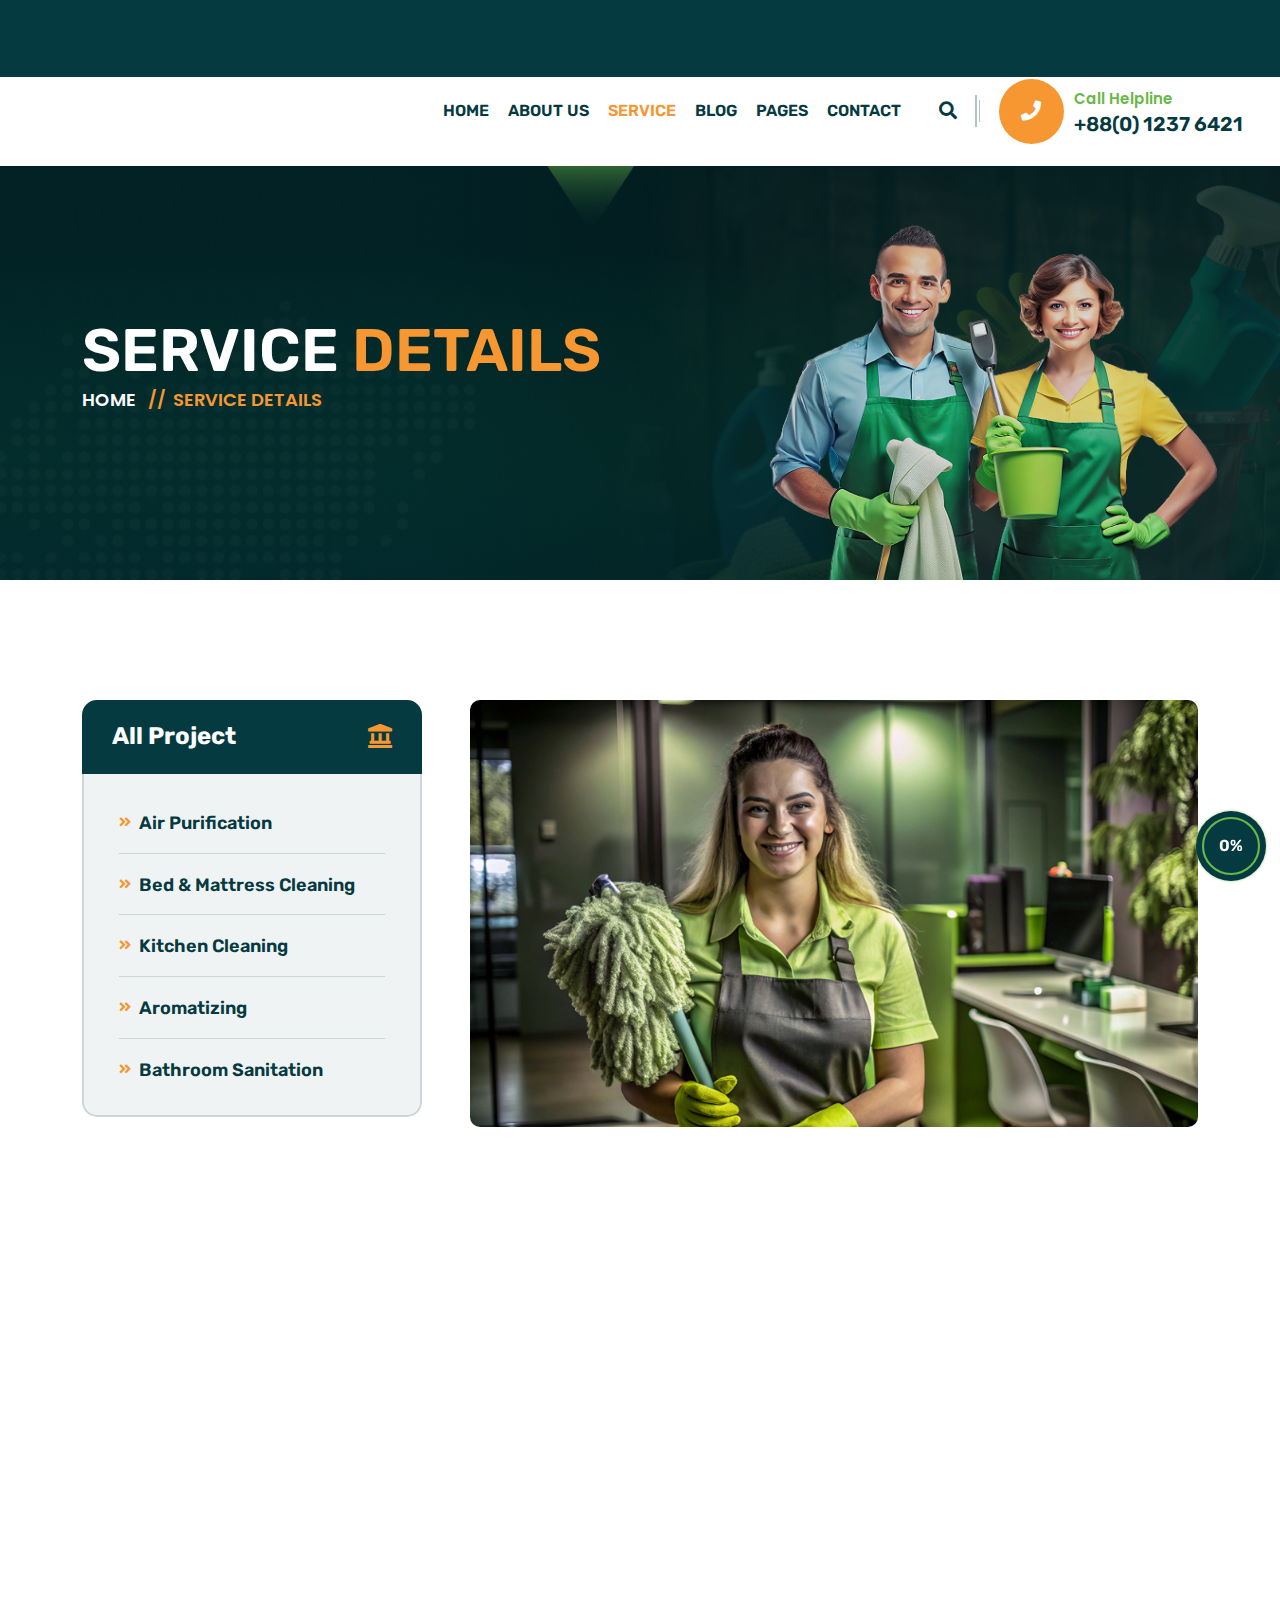
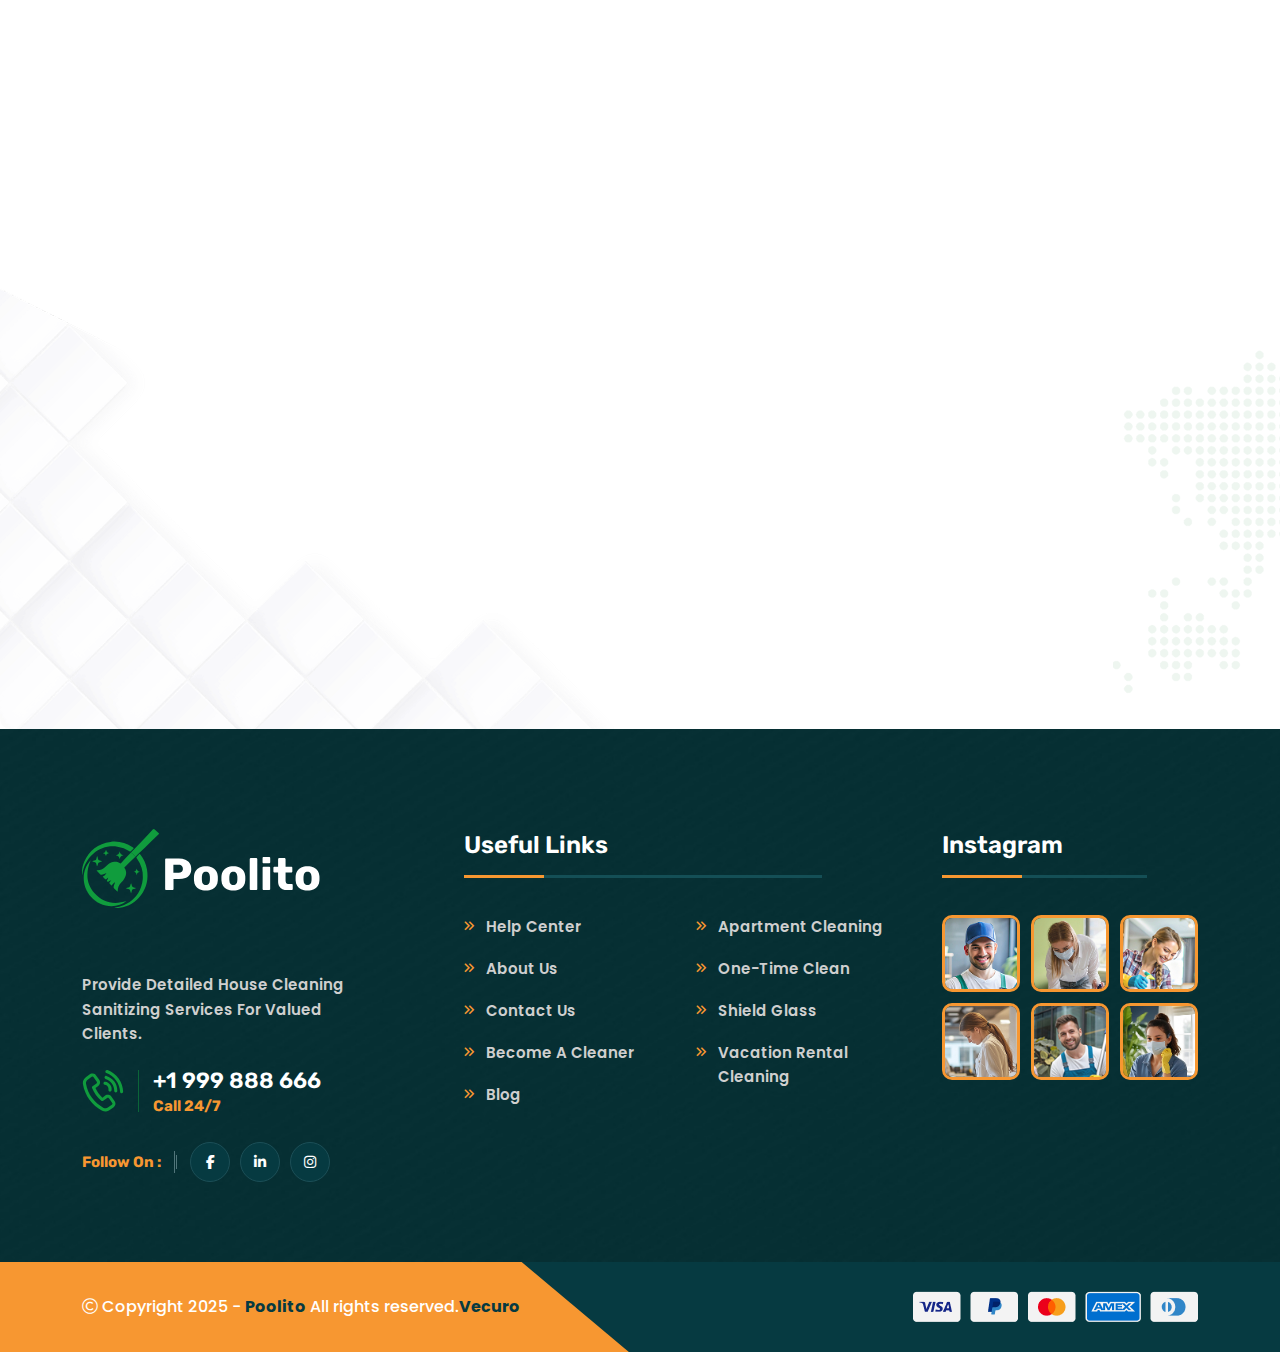
<file: service-details.html>
<!doctype html>
<html class="no-js" lang="zxx">


<!-- Mirrored from html.vecurosoft.com/poolito/demo/service-details.html by HTTrack Website Copier/3.x [XR&CO'2014], Wed, 21 May 2025 05:12:33 GMT -->
<head>
    <meta charset="utf-8">
    <meta http-equiv="x-ua-compatible" content="ie=edge">
    <title>Cleaning and pool service template | Vecuro | Service Details</title>
    <meta name="author" content="Vecuro">
    <meta name="description" content="Cleaning and pool Service Details template">
    <meta name="keywords" content="Cleaning and pool Service Details template">
    <meta name="robots" content="INDEX,FOLLOW">

    <!-- Mobile Specific Metas -->
    <meta name="viewport" content="width=device-width, initial-scale=1, shrink-to-fit=no">

    <!-- Favicons - Place favicon.ico in the root directory -->
    <link rel="shortcut icon" href="assets/img/favicon.ico" type="image/x-icon">
    <link rel="icon" href="assets/img/favicon.ico" type="image/x-icon">

    <!--==============================
	  Google Fonts
	============================== --> 
    <link rel="preconnect" href="https://fonts.googleapis.com/">
    <link rel="preconnect" href="https://fonts.gstatic.com/" crossorigin>
    <link href="https://fonts.googleapis.com/css2?family=Fuzzy+Bubbles:wght@400;700&amp;family=Poppins:wght@400;500;600;700;800&amp;family=Rubik:ital,wght@0,300..900;1,300..900&amp;display=swap" rel="stylesheet">


     <!--==============================
	    All CSS File
	============================== -->
    <!-- Bootstrap -->
    <link rel="stylesheet" href="assets/css/bootstrap.min.css">
    <!-- Fontawesome Icon -->
    <link rel="stylesheet" href="assets/css/fontawesome.min.css">
    <!-- Magnific Popup -->
    <link rel="stylesheet" href="assets/css/magnific-popup.min.css">
    <!-- Slick Slider -->
    <link rel="stylesheet" href="assets/css/slick.min.css">
    <!-- animate js -->
    <link rel="stylesheet" href="assets/css/animate.min.css">
    <!-- Theme Custom CSS -->
    <link rel="stylesheet" href="assets/css/style.css">

</head>

<body>


    <!--[if lte IE 9]>
    	<p class="browserupgrade">You are using an <strong>outdated</strong> browser. Please <a href="https://browsehappy.com/">upgrade your browser</a> to improve your experience and security.</p>
  <![endif]-->



    <!--********************************
   		Code Start From Here 
	******************************** -->



    <!--==============================
	Preloader
	==============================-->
    <div class="preloader">
        <button class="vs-btn preloaderCls">Cancel Preloader </button>
        <div class="preloader-inner">
        <img src="assets/img/logo.svg" alt="logo">
        <span class="loader"></span>
        </div>
    </div>
    <!--==============================
    Mobile Menu
    ============================== -->
    <div class="vs-menu-wrapper">
        <div class="vs-menu-area text-center">
            <button class="vs-menu-toggle"><i class="fal fa-times"></i></button>
            <div class="mobile-logo">
                <a href="index.html"><img src="assets/img/logo-dark.svg" alt="cleaning"></a>
            </div>
            <div class="vs-mobile-menu">
                <ul>
                    <li class="menu-item-has-children">
                        <a href="index.html">Home</a>
                        <ul class="sub-menu">
                            <li><a href="index.html">Home Style 1</a></li>
                            <li><a href="index-2.html">Home Style 2</a></li>
                            <li><a href="index-3.html">Home Style 3</a></li>
                        </ul>
                    </li>
                    <li>
                        <a href="about.html">About Us</a>
                    </li>
                    <li class="menu-item-has-children">
                        <a href="service.html">Service</a>
                        <ul class="sub-menu">
                            <li><a href="service.html">Service</a></li>
                            <li><a href="service-details.html">Service Details</a></li>
                        </ul>
                    </li>
                    <li class="menu-item-has-children">
                        <a href="blog.html">Blog</a>
                        <ul class="sub-menu">
                            <li><a href="blog.html">Blog</a></li>
                            <li><a href="blog-details.html">Blog Details</a></li>
                        </ul>
                    </li>
                    <li class="menu-item-has-children mega-menu-wrap">
                        <a href="#">Pages</a>
                        <ul class="mega-menu">
                            <li><a href="shop.html">Pagelist 1</a>
                                <ul>
                                    <li><a href="index.html">Home Style 1</a></li>
                                    <li><a href="index-2.html">Home Style 2</a></li>
                                    <li><a href="index-3.html">Home Style 3</a></li>
                                    <li><a href="about.html">About Us</a></li>
                                </ul>
                            </li>
                            <li><a href="#">Pagelist 2</a>
                                <ul>
                                    <li><a href="blog.html">Blog</a></li>
                                    <li><a href="blog-details.html">Blog Details</a></li>
                                    <li><a href="service.html">service</a></li>
                                    <li><a href="service-details.html">Service Details</a></li>
                                </ul>
                            </li>
                            <li><a href="#">Pagelist 3</a>
                                <ul>
                                    <li><a href="team.html">Team</a></li>
                                    <li><a href="team-details.html">Team Details</a></li>
                                    <li><a href="contact.html">Contact Us</a></li>
                                </ul>
                            </li>
                            <li><a href="#">Pagelist 4</a>
                                <ul>
                                    <li><a href="portfolio.html">portfolio</a></li>
                                    <li><a href="portfolio-details.html">portfolio Details</a></li>
                                    <li><a href="404.html">Error Page</a></li>
                                </ul>
                            </li>
                        </ul>
                    </li>
                    <li>
                        <a href="contact.html">Contact</a>
                    </li>
                </ul>
            </div>
        </div>
    </div>
    <!--==============================
    Popup Search Box
    ============================== -->
    <div class="popup-search-box d-none d-lg-block  ">
        <button class="searchClose"><i class="fal fa-times"></i></button>
        <form action="#">
        <input type="text" class="border-theme" placeholder="What are you looking for">
        <button type="submit"><i class="fal fa-search"></i></button>
        </form>
    </div>
    <!--==============================
    Header Area
    ==============================-->
    <header class="vs-header header-layout1">
        <div class="header-top">
            <div class="main-container2">
                <div class="row justify-content-md-between justify-content-center align-items-center">
                    <div class="col-auto d-md-block d-none">
                        <div class="header-links">
                            <ul>
                                <li><i class="far fa-envelope"></i><a href="mailto:info@example.com">info@example.com</a></li>
                                <li class="d-lg-inline d-none"><i class="far fa-clock"></i>Tuesday - Saturday 8:00 Am - 5:00 Pm</li>
                            </ul>
                        </div>
                    </div>
                    <div class="col-auto">
                        <div class="social-style1">
                            <span class="social-title">Follow Us On :</span>
                            <div class="social-icon">
                                <a href="#"><i class="fab fa-facebook-f"></i></a>
                                <a href="#"><i class="fab fa-linkedin-in"></i></a>
                                <a href="#"><i class="fab fa-instagram"></i></a>
                            </div>
                        </div>
                    </div>
                </div>
            </div>
        </div>
        <div class="sticky-wrapper">
            <div class="sticky-active">
                <div class="menu-area">
                    <div class="main-container2">
                        <div class="row align-items-center justify-content-between">
                            <div class="col-auto">
                                <div class="header-logo">
                                    <a href="index.html">
                                        <img src="assets/img/logo-white.svg" alt="logo">
                                    </a>
                                </div>
                            </div>
                            <div class="col">
                                <nav class="main-menu menu-style1 d-none d-lg-block">
                                    <ul>
                                        <li class="menu-item-has-children">
                                            <a href="index.html">Home</a>
                                            <ul class="sub-menu">
                                                <li><a href="index.html">Home Style 1</a></li>
                                                <li><a href="index-2.html">Home Style 2</a></li>
                                                <li><a href="index-3.html">Home Style 3</a></li>
                                            </ul>
                                        </li>
                                        <li>
                                            <a href="about.html">About Us</a>
                                        </li>
                                        <li class="menu-item-has-children">
                                            <a href="service.html">Service</a>
                                            <ul class="sub-menu">
                                                <li><a href="service.html">Service</a></li>
                                                <li><a href="service-details.html">Service Details</a></li>
                                            </ul>
                                        </li>
                                        <li class="menu-item-has-children">
                                            <a href="blog.html">Blog</a>
                                            <ul class="sub-menu">
                                                <li><a href="blog.html">Blog</a></li>
                                                <li><a href="blog-details.html">Blog Details</a></li>
                                            </ul>
                                        </li>
                                        <li class="menu-item-has-children mega-menu-wrap">
                                            <a href="#">Pages</a>
                                            <ul class="mega-menu">
                                                <li><a href="shop.html">Pagelist 1</a>
                                                    <ul>
                                                        <li><a href="index.html">Home Style 1</a></li>
                                                        <li><a href="index-2.html">Home Style 2</a></li>
                                                        <li><a href="index-3.html">Home Style 3</a></li>
                                                        <li><a href="about.html">About Us</a></li>
                                                    </ul>
                                                </li>
                                                <li><a href="#">Pagelist 2</a>
                                                    <ul>
                                                        <li><a href="blog.html">Blog</a></li>
                                                        <li><a href="blog-details.html">Blog Details</a></li>
                                                        <li><a href="service.html">service</a></li>
                                                        <li><a href="service-details.html">Service Details</a></li>
                                                    </ul>
                                                </li>
                                                <li><a href="#">Pagelist 3</a>
                                                    <ul>
                                                        <li><a href="team.html">Team</a></li>
                                                        <li><a href="team-details.html">Team Details</a></li>
                                                        <li><a href="contact.html">Contact Us</a></li>
                                                    </ul>
                                                </li>
                                                <li><a href="#">Pagelist 4</a>
                                                    <ul>
                                                        <li><a href="portfolio.html">portfolio</a></li>
                                                        <li><a href="portfolio-details.html">portfolio Details</a></li>
                                                        <li><a href="404.html">Error Page</a></li>
                                                    </ul>
                                                </li>
                                            </ul>
                                        </li>
                                        <li>
                                            <a href="contact.html">Contact</a>
                                        </li>
                                    </ul>
                                </nav>
                            </div>
                            <div class="col-auto d-lg-none">
                                <button class="vs-menu-toggle d-inline-block">
                                    <i class="fal fa-bars"></i>                                           
                               </button>
                            </div>
                            <div class="col-auto d-lg-block d-none">
                                <div class="header-inner">
                                    <div class="header-icons">
                                        <button class="searchBoxTggler"><i class="fal fa-search"></i></button>
                                        <a class="icon-btn" href="#"><i class="fa-solid fa-phone"></i></a>
                                    </div>
                                    <div class="contact-content">
                                        <p class="contact-text">Call Helpline</p>
                                        <h6 class="contact-title"><a href="tel:+012325621563">+88(0) 1237 6421</a></h6>
                                    </div>
                                </div>
                            </div>
                        </div>
                    </div>
                </div>
            </div>
        </div>
    </header>
    <!--********************************
			Start Main Content
	  ******************************** -->
        <!--==============================
        Breadcumb
        ============================== -->
        <div class="breadcumb-wrapper " data-bg-src="assets/img/breadcumb/breadcumb-bg.png">
            <div class="container z-index-common">
                <div class="breadcumb-content">
                    <h1 class="breadcumb-title">Service <span>Details </span></h1>
                </div>
                <div class="breadcumb-menu-wrap">
                    <ul class="breadcumb-menu">
                        <li><a href="index.html">Home</a></li>
                        <li>Service Details</li>
                    </ul>
                </div>
            </div>
        </div>
        <!-- portfolio Area  -->
         <section class="portfolio-Details space position-relative">
            <div class="container">
                <div class="portfolio-content pt-0">
                    <div class="row gx-60 g-5">
                        <div class="col-lg-4">
                            <div class="widget widget_categories style2 wow animate__fadeInUp wow-animated" data-wow-delay="0.75s">
                                <h3 class="widget_title">all project</h3>
                                <div class="widget_content">
                                    <ul>
                                        <li>
                                          <a href="blog-details.html"><i class="fa-solid fa-angles-right"></i>Air Purification</a>
                                        </li>
                                        <li>
                                          <a href="blog-details.html"><i class="fa-solid fa-angles-right"></i>Bed & Mattress Cleaning</a>
                                        </li>
                                        <li>
                                          <a href="blog-details.html"><i class="fa-solid fa-angles-right"></i>Kitchen Cleaning</a>
                                        </li>
                                        <li>
                                          <a href="blog-details.html"><i class="fa-solid fa-angles-right"></i>Aromatizing</a>
                                        </li>
                                        <li>
                                          <a href="blog-details.html"><i class="fa-solid fa-angles-right"></i>Bathroom Sanitation</a>
                                        </li>
                                      </ul>
                                </div>
                            </div>
                            <div class="contact-box2 wow animate__fadeInUp wow-animated" data-wow-delay="0.85s">
                                <h2 class="portfolio-title">Let’s Contact with us</h2>
                                <span class="icon-btn">
                                    <img src="assets/img/icon/call-icon2.svg" alt="call icon">
                                </span>
                                <div class="contact-content">
                                    <h6 class="contact-title">Need help? Talk to expert</h6>
                                    <p class="contact-text"><a href="tel:+9-666-888-679">+9 112 - 8899</a></p>
                                </div>
                                <span class="shape-mockup" style="left: 0; bottom: 0px;"><img src="assets/img/shapes/contact-sheap1.png" alt="team element"></span>
                            </div>
                        </div>
                        <div class="col-lg-8">
                            <div class="portfolio-img mb-40 wow animate__fadeInUp" data-wow-delay="0.20s">
                                <img src="assets/img/service/s-d-1.jpg" alt="service-Image">
                            </div>
                            <h2 class="portfolio-title h3 mb-20 wow animate__fadeInUp" data-wow-delay="0.25s">Dining & Living Room Cleaning</h2>
                            <p class="portfolio-text mb-20 wow animate__fadeInUp" data-wow-delay="0.35s" >
                                closed system where recircultng cleaning solution is applied (often with nozzles) cleans, rinses and sanitises equipment. 
                                The CIP system is usually automatically controlled and the cleaning sequeces are given optimum timing for efficient cleaning 
                                of all parts of the plants. Knowing the different types of cleaning is essential to ensure main types of cleaning that dea.
                            </p>
                            <p class="portfolio-text mb-30 wow animate__fadeInUp" data-wow-delay="0.45s" >
                                Rainbow’s high techngy system with the help of nanles reoving unseen dust mites and bed bugs can cause harmful diseases because of dirters. 
                                This also includes changing the bed linens shee provided reoving the specialized deep unseen dust mites client.
                            </p>
                            <h2 class="portfolio-title h4 mb-20 wow animate__fadeInUp" data-wow-delay="0.55s">What the Benefits?</h2>
                            <p class="portfolio-text wow animate__fadeInUp" data-wow-delay="0.65s" >
                                Giving to your bed a new life to breathe by closed system where recircltng cleaning solution is applied (often with nozzles) cleans, 
                                rinses and sanitises equipment. The CIP system the help of nanles reoving unseen dust mites and bed bugs can cause harmful diseases because of dirters. 
                                usually automatically controlled and the cleaning sequeces are given
                            </p>
                            <div class="list-box1 mb-35 wow animate__fadeInUp animation-style2" data-wow-delay="0.50s">
                                <ul class="list-style2 wow animate__fadeInUp wow-animated" data-wow-delay="0.30s">
                                    <li class="list-icon"><i class="fas fa-arrow-circle-right"></i>Bed & Mattress Cleaning</li>
                                    <li class="list-icon"><i class="fas fa-arrow-circle-right"></i>Kitchen Cleaning</li>
                                </ul>
                                <ul class="list-style2 wow animate__fadeInUp wow-animated" data-wow-delay="0.30s" >
                                    <li class="list-icon"><i class="fas fa-arrow-circle-right"></i>Giving to your bed a new life to breathe</li>
                                    <li class="list-icon"><i class="fas fa-arrow-circle-right"></i>Floor Vacuuming & Mopping</li>
                                </ul>
                            </div>
                            <div class="row align-items-center">
                                <div class=" col-lg-6">
                                    <div class=" wow animate__fadeInUp wow-animated" data-wow-delay="0.65s">
                                        <img src="assets/img/service/s-d-2.jpg" alt="Service Image">
                                    </div>
                                </div>
                                <div class=" col-lg-6">
                                    <div class=" wow animate__fadeInUp wow-animated" data-wow-delay="0.65s">
                                        <img src="assets/img/service/s-d-3.jpg" alt="Service Image">
                                    </div>
                                </div>
                            </div>
                            <p class="portfolio-text mt-30 mb-0 wow animate__fadeInUp" data-wow-delay="0.65s" >
                                Dlosed system where recircultng cleaning solution is applied (often with nozzles) cleans, 
                                rinses and sanitises equipment. The CIP system is usually automatically controlled and the cleaning 
                                sequeces are given optimum timing for efficient cleaning of all parts of the plants. Knowing the different 
                                types of cleaning is essential to ensure main types of cleaning that dea.
                            </p>
                        </div>
                    </div>
                </div>
            </div>
            <span class="shape-mockup" style="right: 0; bottom: 0px;"><img src="assets/img/shapes/contact-sheap2.png" alt="counter element"></span>
            <span class="shape-mockup z-index-n1" style="left: 0; bottom: 0px;" ><img src="assets/img/shapes/service-shape-3.png" alt="counter element"></span>
         </section>
      
  <!--********************************
			End Main Content
	******************************** -->
 
    <!--==============================
			Footer Area
	==============================-->
    <footer class="footer-wrapper  footer-layout1">
        <div class="widget-area position-relative" data-bg-src="assets/img/bg/footer-bg-1-1.jpg">
            <div class="container">
                <div class="row g-4 justify-content-xl-center">
                    <div class="col-xl-4 col-md-6">
                        <div class="widget footer-widget">
                            <div class="vs-widget-about">
                                <div class="footer-logo">
                                    <a href="index.html"><img src="assets/img/logo.svg" alt="logo"></a>
                                </div>
                                <p class="footer-text">
                                    provide detailed house cleaning sanitizing services for valued clients.
                                </p>
                                <div class="contact-box">
                                    <span class="icon"><img src="assets/img/icon/call-icon.svg" alt="icon"></span>
                                    <div class="contact-content">
                                        
                                        <h6 class="contact-title"><a href="#">+1 999 888 666</a></h6>
                                        <p class="contact-text">call 24/7</p>
                                    </div>
                                </div>
                                
                                <div class="social-style1">
                                    <span class="social-title">Follow On :</span>
                                    <div class="social-icon">
                                        <a href="#"><i class="fab fa-facebook-f"></i></a>
                                        <a href="#"><i class="fab fa-linkedin-in"></i></a>
                                        <a href="#"><i class="fab fa-instagram"></i></a>
                                    </div>
                                </div>
                            </div>
                        </div>
                    </div>
                    <div class="col-xl-5 col-md-6 ">
                        <div class="widget widget_categories  footer-widget">
                            <h3 class="widget_title">Useful Links</h3>
                            <ul>
                                <li><a href="contact.html">Help center</a></li>
                                <li><a href="about.html">About Us</a></li>
                                <li><a href="contact.html">Contact Us</a></li>
                                <li><a href="#">Become A Cleaner</a></li>
                                <li><a href="blog.html">Blog</a></li>
                                <li><a href="#">apartment cleaning</a></li>
                                <li><a href="#">one-time clean</a></li>
                                <li><a href="#">shield glass</a></li>
                                <li><a href="#">Vacation Rental Cleaning</a></li>
                            </ul>
                        </div>
                    </div>
                    <div class="col-xl-3 col-md-6">
                        <div class="widget footer-widget">
                            <h3 class="widget_title">Instagram</h3>
                            <div class="sidebar-gallery">
                                <div class="gallery-thumb">
                                    <img src="assets/img/gallery/gallery-img-1-1.jpg" alt="Gallery Image" class="w-100">
                                    <a href="assets/img/gallery/gallery-img-1-1.jpg" class="popup-image gal-btn"><i class="far fa-search-plus"></i></a>
                                </div>
                                <div class="gallery-thumb">
                                    <img src="assets/img/gallery/gallery-img-1-2.jpg" alt="Gallery Image" class="w-100">
                                    <a href="assets/img/gallery/gallery-img-1-2.jpg" class="popup-image gal-btn"><i class="far fa-search-plus"></i></a>
                                </div>
                                <div class="gallery-thumb">
                                    <img src="assets/img/gallery/gallery-img-1-3.jpg" alt="Gallery Image" class="w-100">
                                    <a href="assets/img/gallery/gallery-img-1-3.jpg" class="popup-image gal-btn"><i class="far fa-search-plus"></i></a>
                                </div>
                                <div class="gallery-thumb">
                                    <img src="assets/img/gallery/gallery-img-1-4.jpg" alt="Gallery Image" class="w-100">
                                    <a href="assets/img/gallery/gallery-img-1-4.jpg" class="popup-image gal-btn"><i class="far fa-search-plus"></i></a>
                                </div>
                                <div class="gallery-thumb">
                                    <img src="assets/img/gallery/gallery-img-1-5.jpg" alt="Gallery Image" class="w-100">
                                    <a href="assets/img/gallery/gallery-img-1-5.jpg" class="popup-image gal-btn"><i class="far fa-search-plus"></i></a>
                                </div>
                                <div class="gallery-thumb">
                                    <img src="assets/img/gallery/gallery-img-1-6.jpg" alt="Gallery Image" class="w-100">
                                    <a href="assets/img/gallery/gallery-img-1-6.jpg" class="popup-image gal-btn"><i class="far fa-search-plus"></i></a>
                                </div>
                            </div>
                        </div>
                    </div>
                </div>
            </div>
           
            <div class="common-line shape-mockup d-none d-xxl-block" style="top: -7px;">
                <img src="assets/img/shapes/line-shep.png" alt="shapes">
            </div>
        </div>
        <div class="copyright-wrap">
            <div class="container">
                <div class="row justify-content-xl-between justify-content-center align-items-center">
                    <div class="col-auto">
                        <p class="copyright-text"><i class="fal fa-copyright"></i> Copyright 2025 - <a href="index.html">Poolito</a> All rights reserved.<a href="https://themeforest.net/user/vecuro_themes">Vecuro</a></p>
                    </div>
                    <div class="col-auto">
                        <div class="copyright-img">
                            <a href="#"><img src="assets/img/default/payment-img.svg" alt="payment img"></a>
                        </div>
                    </div>
                </div>
            </div>
        </div>
    </footer> 
    <!-- Scroll To Top -->
    <button class="back-to-top" id="backToTop" aria-label="Back to Top">
        <span class="progress-circle">
                <svg viewBox="0 0 100 100">
                    <circle class="bg" cx="50" cy="50" r="40"></circle>
                    <circle class="progress" cx="50" cy="50" r="40"></circle>
                </svg>
                <span class="progress-percentage" id="progressPercentage">0%</span>
        </span>
      </button>

    <!--********************************
			Code End  Here 
	******************************** -->

   <!--==============================
        All Js File
    ============================== -->
    <!-- Jquery -->
    <script src="assets/js/vendor/jquery-3.7.1.min.js"></script>
    <!-- Slick Slider -->
    <script src="assets/js/slick.min.js"></script>
    <!-- Bootstrap -->
    <script src="assets/js/bootstrap.min.js"></script>
    <!-- Magnific Popup -->
    <script src="assets/js/jquery.magnific-popup.min.js"></script>
    <!-- imagesloaded -->
    <script src="assets/js/imagesloaded.pkgd.min.js"></script>
    
    <!-- Gsap -->
    <script src="assets/js/gsap.min.js"></script>
    <!-- ScrollTrigger -->
    <script src="assets/js/ScrollTrigger.min.js"></script>
    <!-- Gsap ScrollTo Plugin -->
    <script src="assets/js/gsap-scroll-to-plugin.js"></script>
    <!-- Split Text -->
    <script src="assets/js/SplitText.js"></script>
    <!-- lenis -->
    <script src="assets/js/lenis.min.js"></script>
    <!-- wow js -->
    <script src="assets/js/wow.min.js"></script>
    <!-- Main Js File -->
    <script src="assets/js/main.js"></script>


</body>


<!-- Mirrored from html.vecurosoft.com/poolito/demo/service-details.html by HTTrack Website Copier/3.x [XR&CO'2014], Wed, 21 May 2025 05:12:34 GMT -->
</html>
</file>
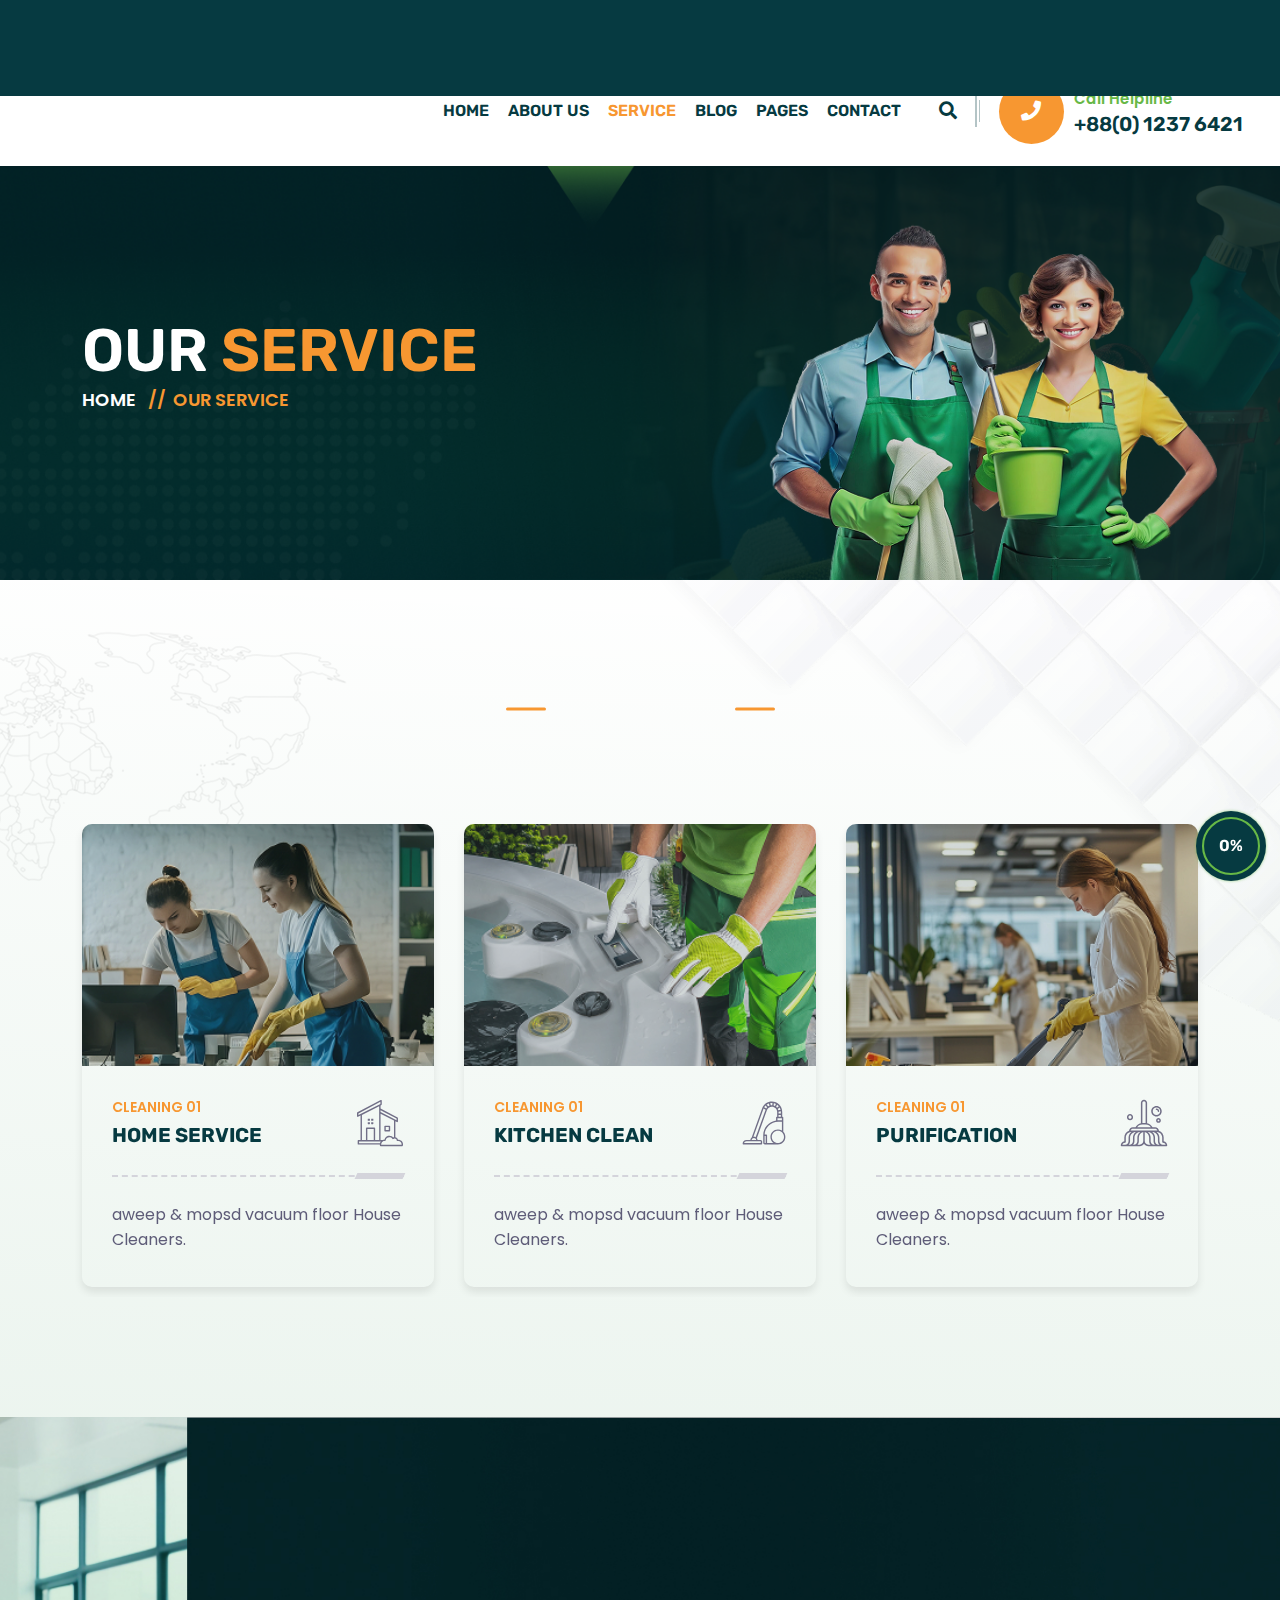
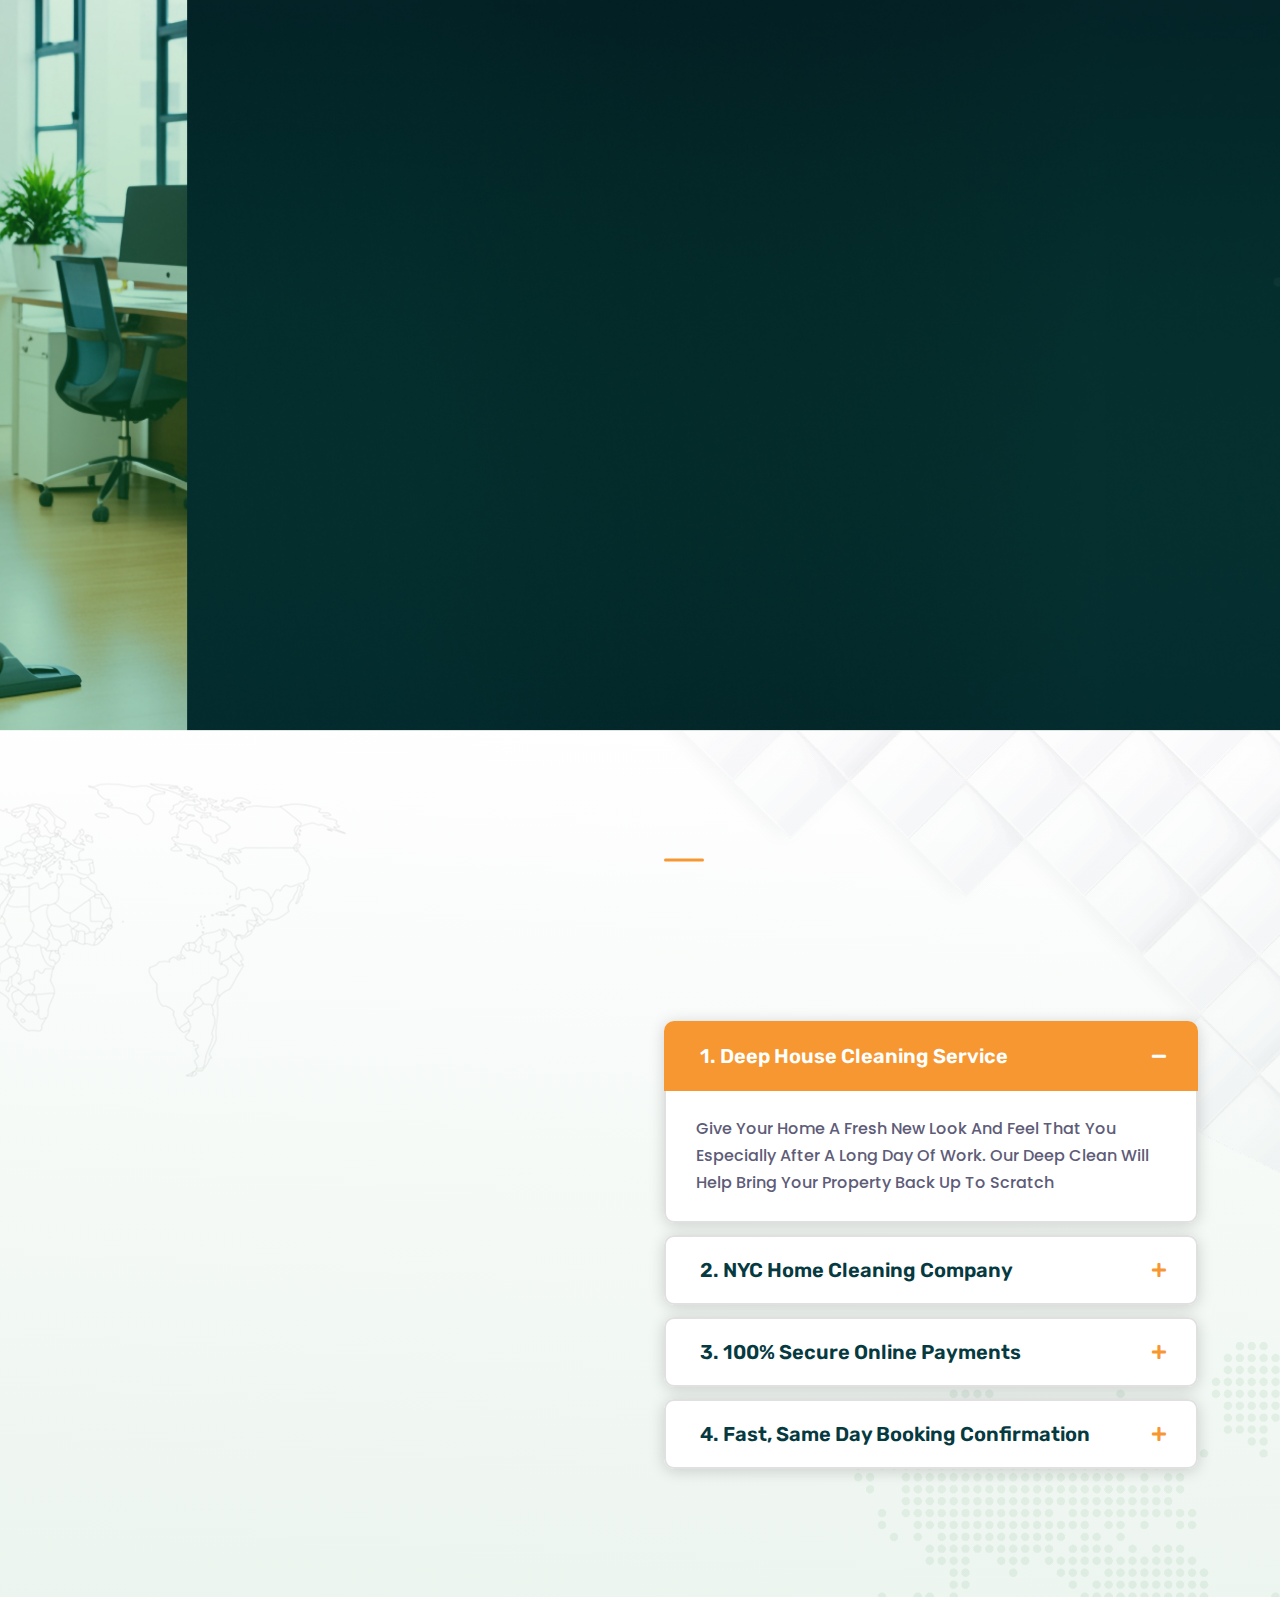
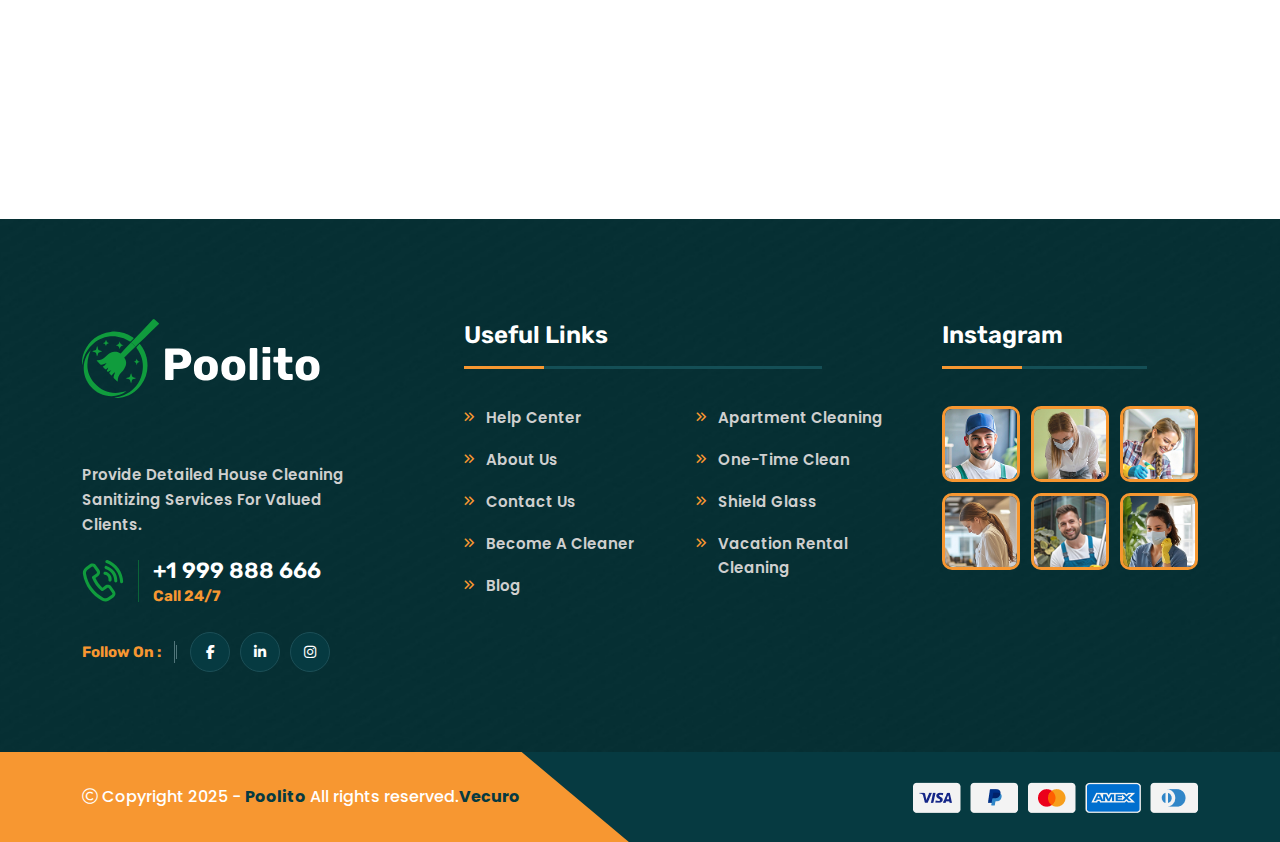
<file: service.html>
<!doctype html>
<html class="no-js" lang="zxx">


<!-- Mirrored from html.vecurosoft.com/poolito/demo/service.html by HTTrack Website Copier/3.x [XR&CO'2014], Wed, 21 May 2025 05:12:33 GMT -->
<head>
    <meta charset="utf-8">
    <meta http-equiv="x-ua-compatible" content="ie=edge">
    <title>Cleaning and pool service template | Vecuro | Service</title>
    <meta name="author" content="Vecuro">
    <meta name="description" content="Cleaning and pool service template">
    <meta name="keywords" content="Cleaning and pool service template">
    <meta name="robots" content="INDEX,FOLLOW">

    <!-- Mobile Specific Metas -->
    <meta name="viewport" content="width=device-width, initial-scale=1, shrink-to-fit=no">

    <!-- Favicons - Place favicon.ico in the root directory -->
    <link rel="shortcut icon" href="assets/img/favicon.ico" type="image/x-icon">
    <link rel="icon" href="assets/img/favicon.ico" type="image/x-icon">

    <!--==============================
	  Google Fonts
	============================== --> 
    <link rel="preconnect" href="https://fonts.googleapis.com/">
    <link rel="preconnect" href="https://fonts.gstatic.com/" crossorigin>
    <link href="https://fonts.googleapis.com/css2?family=Fuzzy+Bubbles:wght@400;700&amp;family=Poppins:wght@400;500;600;700;800&amp;family=Rubik:ital,wght@0,300..900;1,300..900&amp;display=swap" rel="stylesheet">


    <!--==============================
	    All CSS File
	============================== -->
    <!-- Bootstrap -->
    <link rel="stylesheet" href="assets/css/bootstrap.min.css">
    <!-- Fontawesome Icon -->
    <link rel="stylesheet" href="assets/css/fontawesome.min.css">
    <!-- Magnific Popup -->
    <link rel="stylesheet" href="assets/css/magnific-popup.min.css">
    <!-- Slick Slider -->
    <link rel="stylesheet" href="assets/css/slick.min.css">
    <!-- animate js -->
    <link rel="stylesheet" href="assets/css/animate.min.css">
    <!-- Theme Custom CSS -->
    <link rel="stylesheet" href="assets/css/style.css">

</head>

<body>


    <!--[if lte IE 9]>
    	<p class="browserupgrade">You are using an <strong>outdated</strong> browser. Please <a href="https://browsehappy.com/">upgrade your browser</a> to improve your experience and security.</p>
  <![endif]-->



    <!--********************************
   		Code Start From Here 
	******************************** -->



    <!--==============================
	Preloader
	==============================-->
    <div class="preloader">
        <button class="vs-btn preloaderCls">Cancel Preloader </button>
        <div class="preloader-inner">
        <img src="assets/img/logo.svg" alt="logo">
        <span class="loader"></span>
        </div>
    </div>
    <!--==============================
    Mobile Menu
    ============================== -->
    <div class="vs-menu-wrapper">
        <div class="vs-menu-area text-center">
            <button class="vs-menu-toggle"><i class="fal fa-times"></i></button>
            <div class="mobile-logo">
                <a href="index.html"><img src="assets/img/logo-dark.svg" alt="cleaning"></a>
            </div>
            <div class="vs-mobile-menu">
                <ul>
                    <li class="menu-item-has-children">
                        <a href="index.html">Home</a>
                        <ul class="sub-menu">
                            <li><a href="index.html">Home Style 1</a></li>
                            <li><a href="index-2.html">Home Style 2</a></li>
                            <li><a href="index-3.html">Home Style 3</a></li>
                        </ul>
                    </li>
                    <li>
                        <a href="about.html">About Us</a>
                    </li>
                    <li class="menu-item-has-children">
                        <a href="service.html">Service</a>
                        <ul class="sub-menu">
                            <li><a href="service.html">Service</a></li>
                            <li><a href="service-details.html">Service Details</a></li>
                        </ul>
                    </li>
                    <li class="menu-item-has-children">
                        <a href="blog.html">Blog</a>
                        <ul class="sub-menu">
                            <li><a href="blog.html">Blog</a></li>
                            <li><a href="blog-details.html">Blog Details</a></li>
                        </ul>
                    </li>
                    <li class="menu-item-has-children mega-menu-wrap">
                        <a href="#">Pages</a>
                        <ul class="mega-menu">
                            <li><a href="shop.html">Pagelist 1</a>
                                <ul>
                                    <li><a href="index.html">Home Style 1</a></li>
                                    <li><a href="index-2.html">Home Style 2</a></li>
                                    <li><a href="index-3.html">Home Style 3</a></li>
                                    <li><a href="about.html">About Us</a></li>
                                </ul>
                            </li>
                            <li><a href="#">Pagelist 2</a>
                                <ul>
                                    <li><a href="blog.html">Blog</a></li>
                                    <li><a href="blog-details.html">Blog Details</a></li>
                                    <li><a href="service.html">service</a></li>
                                    <li><a href="service-details.html">Service Details</a></li>
                                </ul>
                            </li>
                            <li><a href="#">Pagelist 3</a>
                                <ul>
                                    <li><a href="team.html">Team</a></li>
                                    <li><a href="team-details.html">Team Details</a></li>
                                    <li><a href="contact.html">Contact Us</a></li>
                                </ul>
                            </li>
                            <li><a href="#">Pagelist 4</a>
                                <ul>
                                    <li><a href="portfolio.html">portfolio</a></li>
                                    <li><a href="portfolio-details.html">portfolio Details</a></li>
                                    <li><a href="404.html">Error Page</a></li>
                                </ul>
                            </li>
                        </ul>
                    </li>
                    <li>
                        <a href="contact.html">Contact</a>
                    </li>
                </ul>
            </div>
        </div>
    </div>
    <!--==============================
    Popup Search Box
    ============================== -->
    <div class="popup-search-box d-none d-lg-block  ">
        <button class="searchClose"><i class="fal fa-times"></i></button>
        <form action="#">
        <input type="text" class="border-theme" placeholder="What are you looking for">
        <button type="submit"><i class="fal fa-search"></i></button>
        </form>
    </div>
    <!--==============================
    Header Area
    ==============================-->
    <header class="vs-header header-layout1">
        <div class="header-top">
            <div class="main-container2">
                <div class="row justify-content-md-between justify-content-center align-items-center">
                    <div class="col-auto d-md-block d-none">
                        <div class="header-links">
                            <ul>
                                <li><i class="far fa-envelope"></i><a href="mailto:info@example.com">info@example.com</a></li>
                                <li class="d-lg-inline d-none"><i class="far fa-clock"></i>Tuesday - Saturday 8:00 Am - 5:00 Pm</li>
                            </ul>
                        </div>
                    </div>
                    <div class="col-auto">
                        <div class="social-style1">
                            <span class="social-title">Follow Us On :</span>
                            <div class="social-icon">
                                <a href="#"><i class="fab fa-facebook-f"></i></a>
                                <a href="#"><i class="fab fa-linkedin-in"></i></a>
                                <a href="#"><i class="fab fa-instagram"></i></a>
                            </div>
                        </div>
                    </div>
                </div>
            </div>
        </div>
        <div class="sticky-wrapper">
            <div class="sticky-active">
                <div class="menu-area">
                    <div class="main-container2">
                        <div class="row align-items-center justify-content-between">
                            <div class="col-auto">
                                <div class="header-logo">
                                    <a href="index.html">
                                        <img src="assets/img/logo-white.svg" alt="logo">
                                    </a>
                                </div>
                            </div>
                            <div class="col">
                                <nav class="main-menu menu-style1 d-none d-lg-block">
                                    <ul>
                                        <li class="menu-item-has-children">
                                            <a href="index.html">Home</a>
                                            <ul class="sub-menu">
                                                <li><a href="index.html">Home Style 1</a></li>
                                                <li><a href="index-2.html">Home Style 2</a></li>
                                                <li><a href="index-3.html">Home Style 3</a></li>
                                            </ul>
                                        </li>
                                        <li>
                                            <a href="about.html">About Us</a>
                                        </li>
                                        <li class="menu-item-has-children">
                                            <a href="service.html">Service</a>
                                            <ul class="sub-menu">
                                                <li><a href="service.html">Service</a></li>
                                                <li><a href="service-details.html">Service Details</a></li>
                                            </ul>
                                        </li>
                                        <li class="menu-item-has-children">
                                            <a href="blog.html">Blog</a>
                                            <ul class="sub-menu">
                                                <li><a href="blog.html">Blog</a></li>
                                                <li><a href="blog-details.html">Blog Details</a></li>
                                            </ul>
                                        </li>
                                        <li class="menu-item-has-children mega-menu-wrap">
                                            <a href="#">Pages</a>
                                            <ul class="mega-menu">
                                                <li><a href="shop.html">Pagelist 1</a>
                                                    <ul>
                                                        <li><a href="index.html">Home Style 1</a></li>
                                                        <li><a href="index-2.html">Home Style 2</a></li>
                                                        <li><a href="index-3.html">Home Style 3</a></li>
                                                        <li><a href="about.html">About Us</a></li>
                                                    </ul>
                                                </li>
                                                <li><a href="#">Pagelist 2</a>
                                                    <ul>
                                                        <li><a href="blog.html">Blog</a></li>
                                                        <li><a href="blog-details.html">Blog Details</a></li>
                                                        <li><a href="service.html">service</a></li>
                                                        <li><a href="service-details.html">Service Details</a></li>
                                                    </ul>
                                                </li>
                                                <li><a href="#">Pagelist 3</a>
                                                    <ul>
                                                        <li><a href="team.html">Team</a></li>
                                                        <li><a href="team-details.html">Team Details</a></li>
                                                        <li><a href="contact.html">Contact Us</a></li>
                                                    </ul>
                                                </li>
                                                <li><a href="#">Pagelist 4</a>
                                                    <ul>
                                                        <li><a href="portfolio.html">portfolio</a></li>
                                                        <li><a href="portfolio-details.html">portfolio Details</a></li>
                                                        <li><a href="404.html">Error Page</a></li>
                                                    </ul>
                                                </li>
                                            </ul>
                                        </li>
                                        <li>
                                            <a href="contact.html">Contact</a>
                                        </li>
                                    </ul>
                                </nav>
                            </div>
                            <div class="col-auto d-lg-none">
                                <button class="vs-menu-toggle d-inline-block">
                                    <i class="fal fa-bars"></i>                                           
                               </button>
                            </div>
                            <div class="col-auto d-lg-block d-none">
                                <div class="header-inner">
                                    <div class="header-icons">
                                        <button class="searchBoxTggler"><i class="fal fa-search"></i></button>
                                        <a class="icon-btn" href="#"><i class="fa-solid fa-phone"></i></a>
                                    </div>
                                    <div class="contact-content">
                                        <p class="contact-text">Call Helpline</p>
                                        <h6 class="contact-title"><a href="tel:+012325621563">+88(0) 1237 6421</a></h6>
                                    </div>
                                </div>
                            </div>
                        </div>
                    </div>
                </div>
            </div>
        </div>
    </header>
    <!--********************************
			Start Main Content
	  ******************************** -->
        <!--==============================
        Breadcumb
        ============================== -->
        <div class="breadcumb-wrapper " data-bg-src="assets/img/breadcumb/breadcumb-bg.png">
            <div class="container z-index-common">
                <div class="breadcumb-content">
                    <h1 class="breadcumb-title">our <span>service</span></h1>
                </div>
                <div class="breadcumb-menu-wrap">
                    <ul class="breadcumb-menu">
                        <li><a href="index.html">Home</a></li>
                        <li>our service</li>
                    </ul>
                </div>
            </div>
        </div>
        
        <!-- Service Area  -->
         <section class="vs-service__layout1 bg-linear space position-relative">
            <div class="container">
                <div class="row justify-content-center">
                    <div class="col-lg-6">
                        <div class="title-area text-center wow animate__fadeInUp title-anime animation-style5" data-wow-delay="0.25s">
                            <span class="sec-subtitle justify-content-center title-anime__title"> CLEANING SERVICE</span>
                            <h2 class="sec-title title-anime__title">Our Excellent Service</h2>
                        </div>
                    </div>
                </div>
                <div class="row vs-carousel" data-slide-show="4" data-ml-slide-show="3" data-lg-slide-show="3" data-md-slide-show="2" data-autoplay="true" data-arrows="true">
                    <div class="col-lg-3 wow animate__fadeInUp" data-wow-delay="0.25s">
                        <div class="vs-service__style1">
                            <div class="vs-service__img">
                                <a href="service.html">
                                    <img src="assets/img/service/service-img-1-1.jpg" alt="Serevice Image">
                                </a>
                            </div>
                            <div class="vs-service__body">
                                <div class="vs-service__header">
                                    <div class="vs-service__content">
                                        <p class="vs-service__subtitle">cleaning  01</p>
                                        <h2 class="vs-service__title h6"><a href="service.html">home service</a></h2>
                                    </div>
                                    <div class="vs-service__icon">
                                        <img src="assets/img/icon/service-icon-1-1.svg" alt="Service Icon">
                                    </div>
                                </div>
                                <p class="vs-service__text">aweep & mopsd vacuum floor House Cleaners.</p>
                            </div>
                        </div>
                    </div>
                    <div class="col-lg-3 wow animate__fadeInUp" data-wow-delay="0.45s">
                        <div class="vs-service__style1">
                            <div class="vs-service__img">
                                <a href="service.html">
                                    <img src="assets/img/service/service-img-1-2.jpg" alt="Serevice Image">
                                </a>
                            </div>
                            <div class="vs-service__body">
                                <div class="vs-service__header">
                                    <div class="vs-service__content">
                                        <p class="vs-service__subtitle">cleaning  01</p>
                                        <h2 class="vs-service__title h6"><a href="service.html">Kitchen Clean</a></h2>
                                    </div>
                                    <div class="vs-service__icon">
                                        <img src="assets/img/icon/service-icon-1-2.svg" alt="Service Icon">
                                    </div>
                                </div>
                                <p class="vs-service__text">aweep & mopsd vacuum floor   House Cleaners.</p>
                            </div>
                        </div>
                    </div>
                    <div class="col-lg-3 wow animate__fadeInUp" data-wow-delay="0.65s">
                        <div class="vs-service__style1">
                            <div class="vs-service__img">
                                <a href="service.html">
                                    <img src="assets/img/service/service-img-1-3.jpg" alt="Serevice Image">
                                </a>
                            </div>
                            <div class="vs-service__body">
                                <div class="vs-service__header">
                                    <div class="vs-service__content">
                                        <p class="vs-service__subtitle">cleaning  01</p>
                                        <h2 class="vs-service__title h6"><a href="service.html">Purification</a></h2>
                                    </div>
                                    <div class="vs-service__icon">
                                        <img src="assets/img/icon/service-icon-1-3.svg" alt="Service Icon">
                                    </div>
                                </div>
                                <p class="vs-service__text">aweep & mopsd vacuum floor   House Cleaners.</p>
                            </div>
                        </div>
                    </div>
                    <div class="col-lg-3 wow animate__fadeInUp" data-wow-delay="0.85s">
                        <div class="vs-service__style1">
                            <div class="vs-service__img">
                                <a href="service.html">
                                    <img src="assets/img/service/service-img-1-4.jpg" alt="Serevice Image">
                                </a>
                            </div>
                            <div class="vs-service__body">
                                <div class="vs-service__header">
                                    <div class="vs-service__content">
                                        <p class="vs-service__subtitle">cleaning  01</p>
                                        <h2 class="vs-service__title h6"><a href="service.html">Bed & Mattres</a></h2>
                                    </div>
                                    <div class="vs-service__icon">
                                        <img src="assets/img/icon/service-icon-1-4.svg" alt="Service Icon">
                                    </div>
                                </div>
                                <p class="vs-service__text">aweep & mopsd vacuum floor   House Cleaners.</p>
                            </div>
                        </div>
                    </div>
                    <div class="col-lg-3 wow animate__fadeInUp" data-wow-delay="0.25s">
                        <div class="vs-service__style1">
                            <div class="vs-service__img">
                                <a href="service.html">
                                    <img src="assets/img/service/service-img-1-5.jpg" alt="Serevice Image">
                                </a>
                            </div>
                            <div class="vs-service__body">
                                <div class="vs-service__header">
                                    <div class="vs-service__content">
                                        <p class="vs-service__subtitle">cleaning  01</p>
                                        <h2 class="vs-service__title h6"><a href="service.html">Bed & Mattres</a></h2>
                                    </div>
                                    <div class="vs-service__icon">
                                        <img src="assets/img/icon/service-icon-1-4.svg" alt="Service Icon">
                                    </div>
                                </div>
                                <p class="vs-service__text">aweep & mopsd vacuum floor   House Cleaners.</p>
                            </div>
                        </div>
                    </div>
                </div>
            </div>
            <span class="shape-mockup z-index-n1 d-lg-block d-none" style="left: 0px; top: 0px;"><img src="assets/img/shapes/map-shape-3.png" alt="counter element"></span>
            <span class="shape-mockup z-index-n1" style="right: 0; top: 0px;"><img src="assets/img/shapes/about-shape-1-2.png" alt="counter element"></span>
         </section>
        <!-- Service Area End  -->
        <!-- Testimonial Area  -->
         <section class="vs-testi__layout1 space" data-bg-src="assets/img/bg/testi-bg1.jpg">
            <div class="container">
                <div class="row gx-60 g-5">
                    <div class="col-xl-5">
                        <div class="vs-testi__form1 wow animate__fadeInUp" data-wow-delay="0.45s">
                            <div class="title-area text-left  wow animate__fadeInUp" data-wow-delay="0.25s">
                                <span class="sec-subtitle text-white left-shape justify-content-center">CLEANING SERVICE</span>
                                <h2 class="sec-title text-white">Book Your Cleaning?</h2>
                            </div>
                            <div class="vs-comment-form">
                                <div id="respond">
                                    <form action="https://html.vecurosoft.com/poolito/demo/mail.php" method="post" class="ajax-contact">
                                        <div class="row gx-3">
                                            <div class="col-md-6 form-group">
                                                <input name="fname" type="text" class="form-control" placeholder="Your Name *" required="">
                                            </div>
                                            <div class="col-md-6 form-group">
                                                <input name="email" type="email" class="form-control" placeholder="Email *" required="">                                                
                                            </div>
                                            <div class="col-md-6 form-group">
                                                <input name="number" type="number" class="form-control" placeholder="Phone *" required="">
                                            </div>
                                            <div class="col-md-6 form-group">
                                                <select name="subject" id="subject">
                                                    <option selected="" disabled="" hidden="">Type of service</option>
                                                    <option value="Web Development">Web Development</option>
                                                    <option value="UI Design">UI Design</option>
                                                    <option value="CMS Development">CMS Development</option>
                                                    <option value="Theme Development">Theme Development</option>
                                                    <option value="Wordpress Development">Wordpress Development</option>
                                                </select>
                                            </div>
                                            <div class="col-12  form-group mt-1 mb-20">
                                                <textarea name="message" class="form-control" placeholder="your message"
                                                    required=""></textarea>
                                            </div>
                                            <div class="col-12 form-group mb-0">
                                                <button class="vs-btn" type="submit">see my instant quote</button>
                                            </div>
                                        </div>
                                    </form>
                                    <p class="form-messages mb-0 mt-3"></p>
                                </div>
                            </div>
                        </div>
                    </div>
                    <div class="col-xl-7">
                        <div class="vs-testi__inner">
                            <div class="title-area text-left wow animate__fadeInUp title-anime animation-style5" data-wow-delay="0.25s">
                                <span class="sec-subtitle  left-shape justify-content-center title-anime__title">TESTIMONIAL</span>
                                <h2 class="sec-title text-white title-anime__title">Our Client Are Saying</h2>
                                <p class="sec-text">When you work with Los Angeles House Cleaners Referal Agency cleaning breathe easy because your home will soon</p>
                            </div>
                            <div class="vs-testi__items wow animate__fadeInUp" data-wow-delay="0.35s">
                                <div class="vs-carousel testi-slider" data-autoplay="true" data-fade="true">
                                    <div class="vs-testi__style1">
                                        <span class="vs-testi__icon"><i class="fas fa-quote-left"></i></span>
                                        <div class="vs-testi__top">
                                            <div class="vs-testi__image">
                                                <img class="img1" src="assets/img/testimonial/testi-1-1.png" alt="testimonials">
                                            </div>
                                            <div class="vs-testi__author">
                                                <div class="star-rating">
                                                    <i class="fa-solid fa-star"></i>
                                                    <i class="fa-solid fa-star"></i>
                                                    <i class="fa-solid fa-star"></i>
                                                    <i class="fa-solid fa-star"></i>
                                                    <!-- <i class="fa-solid fa-star"></i> -->
                                                    <i class="fa-regular fa-star"></i>
                                                </div>
                                                <h3 class="vs-testi__title">rodja hartmann</h3>
                                            </div>
                                        </div>
                                        <div class="vs-testi__content">
                                            <p class="vs-testi__text">
                                                “ When you work with Los Angeles House Cleaners Refal Agen cleaning room breathe easy because your 
                                                home will soon When yowork with Angeles House Cleaners Referal Agency cleaning breathe ”
                                            </p>
                                        </div>
                                    </div>
                                    <div class="vs-testi__style1">
                                        <span class="vs-testi__icon"><i class="fas fa-quote-left"></i></span>
                                        <div class="vs-testi__top">
                                            <div class="vs-testi__image">
                                                <img class="img1" src="assets/img/testimonial/testi-1-1.png" alt="testimonials">
                                            </div>
                                            <div class="vs-testi__author">
                                                <div class="star-rating">
                                                    <i class="fa-solid fa-star"></i>
                                                    <i class="fa-solid fa-star"></i>
                                                    <i class="fa-solid fa-star"></i>
                                                    <i class="fa-solid fa-star"></i>
                                                    <i class="fa-solid fa-star"></i>
                                                    <!-- <i class="fa-regular fa-star"></i> -->
                                                </div>
                                                <h3 class="vs-testi__title">alaxander pall</h3>
                                            </div>
                                        </div>
                                        <div class="vs-testi__content">
                                            <p class="vs-testi__text">
                                                “ When you work with Los Angeles House Cleaners Refal Agen cleaning room breathe easy because your 
                                                home will soon When yowork with Angeles House Cleaners Referal Agency cleaning breathe ”
                                            </p>
                                        </div>
                                    </div>
                                </div>
                            </div>
                            <div class="custom-arraw wow animate__fadeInUp" data-wow-delay="0.45s">
                                <div class="icon-arraw slick-prev" data-slick-prev=".testi-slider">
                                    <button class="icon-btn2">
                                        <img src="assets/img/icon/arraw-right.svg" alt="icon">
                                    </button>
                                </div>
                                <div class="icon-arraw slick-next" data-slick-next=".testi-slider">
                                    <button class="icon-btn2">
                                        <img src="assets/img/icon/arraw-left.svg" alt="icon">
                                    </button>
                                </div>
                            </div>
                        </div>
                    </div>
                </div>
            </div>
            <div class="common-line shape-mockup d-none d-xxl-block" style="top: -7px;">
                <img src="assets/img/shapes/line-shep.png" alt="shapes">
            </div>
         </section>
        <!-- Testimonial Area End  -->
         <!-- About Area  -->
         <section class="about-layout1 bg-linear space">
            <div class="container">
                <div class="row gx-60 g-5 justify-content-center">
                    <div class="col-xl-6">
                        <div class="img-box1 style2 wow animate__fadeInUp" data-wow-delay="0.55s">
                            <div class="img-icon">
                                <img src="assets/img/icon/about-icon1.svg" alt="icon">
                                <span class="icon-shep">
                                    <img src="assets/img/shapes/about-icon-shape1.png" alt="shape" class="spin">
                                </span>
                            </div>
                            <div class="img1">
                                <a href="about.html"><img src="assets/img/about/about-img-3-1.jpg" alt="About Image"></a>
                            </div>
                            <div class="img2">
                                <a href="about.html"><img src="assets/img/about/about-img-1-2.jpg" alt="About Image"></a>
                            </div>
                        </div>
                    </div>
                    <div class="col-xl-6">
                        <div class="title-area pe-0 title-anime animation-style2">
                            <span class="sec-subtitle left-shape justify-content-center title-anime__title">ASKED QUESTIONS</span>
                            <h2 class="sec-title title-anime__title">General Frequently <span class="title-highlight">Asked</span> Questions</h2>
                          </div>
                        <div class="accordion accordion-style1" id="faqVersion1">
                            <div class="accordion-item">
                              <div class="accordion-header" id="headingOne">
                                <button class="accordion-button" type="button" data-bs-toggle="collapse" data-bs-target="#collapseOne" aria-expanded="true" aria-controls="collapseOne">1. Deep House Cleaning Service</button>
                              </div>
                              <div id="collapseOne" class="accordion-collapse collapse show" aria-labelledby="headingOne" data-bs-parent="#faqVersion1">
                                <div class="accordion-body">
                                  <p>give your home a fresh new look and feel that you especially after a long day 
                                    of work. our deep clean will help bring your property back up to scratch
                                  </p>
                                </div>
                              </div>
                            </div>
                            <div class="accordion-item">
                              <div class="accordion-header" id="headingTwo">
                                <button class="accordion-button collapsed" type="button" data-bs-toggle="collapse" data-bs-target="#collapseTwo" aria-expanded="false" aria-controls="collapseTwo">
                                  2. NYC home cleaning company
                                </button>
                              </div>
                              <div id="collapseTwo" class="accordion-collapse collapse" aria-labelledby="headingTwo" data-bs-parent="#faqVersion1">
                                <div class="accordion-body">
                                    <p>give your home a fresh new look and feel that you especially after a long day 
                                        of work. our deep clean will help bring your property back up to scratch
                                    </p>
                                </div>
                              </div>
                            </div>
                            <div class="accordion-item">
                              <div class="accordion-header" id="headingThree">
                                <button class="accordion-button collapsed" type="button" data-bs-toggle="collapse" data-bs-target="#collapseThree" aria-expanded="false" aria-controls="collapseThree">
                                    3. 100% secure online payments
                                </button>
                              </div>
                              <div id="collapseThree" class="accordion-collapse collapse" aria-labelledby="headingThree" data-bs-parent="#faqVersion1">
                                <div class="accordion-body">
                                    <p>give your home a fresh new look and feel that you especially after a long day 
                                        of work. our deep clean will help bring your property back up to scratch
                                    </p>
                                </div>
                              </div>
                            </div>
                            <div class="accordion-item">
                              <div class="accordion-header" id="headingFour">
                                <button class="accordion-button collapsed" type="button" data-bs-toggle="collapse" data-bs-target="#collapseFour" aria-expanded="false" aria-controls="collapseFour">
                                  4. Fast, same day booking confirmation
                                </button>
                              </div>
                              <div id="collapseFour" class="accordion-collapse collapse" aria-labelledby="headingFour" data-bs-parent="#faqVersion1">
                                <div class="accordion-body">
                                  <p>Yes, despite the removal of Government Feed-in Tariff, installs have been forecast to
                                    continue at the current rate and even increase in 2025.</p>
                                </div>
                              </div>
                            </div>
                        </div>
                    </div>
                </div>
            </div>
            <span class="shape-mockup z-index-n1 d-lg-block d-none" style="left: 0px; top: 0px;"><img src="assets/img/shapes/map-shape-3.png" alt="counter element"></span>
            <span class="shape-mockup z-index-n1" style="right: 0; top: 0px;"><img src="assets/img/shapes/about-shape-1-2.png" alt="counter element"></span>
            <span class="shape-mockup" style="right: 0; bottom: 0px;"><img src="assets/img/shapes/map-shape-1.png" alt="counter element"></span>
         </section>
        <!-- About Area End -->
        <div class="sponsor space-mobile">
            <div class="container text-center">
              <div class="row vs-carousel" data-slide-show="5" data-md-slide-show="3" data-sm-slide-show="3" data-xs-slide-show="2" data-autoplay="true">
                <div class="col-auto sponsor__item wow animate__fadeInUp" data-wow-delay="0.35s">
                  <img src="assets/img/brand/brand-2-1.png" alt="Brand">
                </div>
                <div class="col-auto sponsor__item wow animate__fadeInUp" data-wow-delay="0.45s">
                  <img src="assets/img/brand/brand-2-2.png" alt="Brand">
                </div>
                <div class="col-auto sponsor__item wow animate__fadeInUp" data-wow-delay="0.55s">
                  <img src="assets/img/brand/brand-2-3.png" alt="Brand">
                </div>
                <div class="col-auto sponsor__item wow animate__fadeInUp" data-wow-delay="0.65s">
                  <img src="assets/img/brand/brand-2-4.png" alt="Brand">
                </div>
                <div class="col-auto sponsor__item wow animate__fadeInUp" data-wow-delay="0.75s">
                  <img src="assets/img/brand/brand-2-5.png" alt="Brand">
                </div>
                <div class="col-auto sponsor__item wow animate__fadeInUp" data-wow-delay="0.45s">
                    <img src="assets/img/brand/brand-2-2.png" alt="Brand">
                </div>
              </div>
            </div>
        </div>
  <!--********************************
			End Main Content
	******************************** -->
 
    <!--==============================
			Footer Area
	==============================-->
    <footer class="footer-wrapper  footer-layout1">
        <div class="widget-area position-relative" data-bg-src="assets/img/bg/footer-bg-1-1.jpg">
            <div class="container">
                <div class="row g-4 justify-content-xl-center">
                    <div class="col-xl-4 col-md-6">
                        <div class="widget footer-widget">
                            <div class="vs-widget-about">
                                <div class="footer-logo">
                                    <a href="index.html"><img src="assets/img/logo.svg" alt="logo"></a>
                                </div>
                                <p class="footer-text">
                                    provide detailed house cleaning sanitizing services for valued clients.
                                </p>
                                <div class="contact-box">
                                    <span class="icon"><img src="assets/img/icon/call-icon.svg" alt="icon"></span>
                                    <div class="contact-content">
                                        
                                        <h6 class="contact-title"><a href="#">+1 999 888 666</a></h6>
                                        <p class="contact-text">call 24/7</p>
                                    </div>
                                </div>
                                
                                <div class="social-style1">
                                    <span class="social-title">Follow On :</span>
                                    <div class="social-icon">
                                        <a href="#"><i class="fab fa-facebook-f"></i></a>
                                        <a href="#"><i class="fab fa-linkedin-in"></i></a>
                                        <a href="#"><i class="fab fa-instagram"></i></a>
                                    </div>
                                </div>
                            </div>
                        </div>
                    </div>
                    <div class="col-xl-5 col-md-6 ">
                        <div class="widget widget_categories  footer-widget">
                            <h3 class="widget_title">Useful Links</h3>
                            <ul>
                                <li><a href="contact.html">Help center</a></li>
                                <li><a href="about.html">About Us</a></li>
                                <li><a href="contact.html">Contact Us</a></li>
                                <li><a href="#">Become A Cleaner</a></li>
                                <li><a href="blog.html">Blog</a></li>
                                <li><a href="#">apartment cleaning</a></li>
                                <li><a href="#">one-time clean</a></li>
                                <li><a href="#">shield glass</a></li>
                                <li><a href="#">Vacation Rental Cleaning</a></li>
                            </ul>
                        </div>
                    </div>
                    <div class="col-xl-3 col-md-6">
                        <div class="widget footer-widget">
                            <h3 class="widget_title">Instagram</h3>
                            <div class="sidebar-gallery">
                                <div class="gallery-thumb">
                                    <img src="assets/img/gallery/gallery-img-1-1.jpg" alt="Gallery Image" class="w-100">
                                    <a href="assets/img/gallery/gallery-img-1-1.jpg" class="popup-image gal-btn"><i class="far fa-search-plus"></i></a>
                                </div>
                                <div class="gallery-thumb">
                                    <img src="assets/img/gallery/gallery-img-1-2.jpg" alt="Gallery Image" class="w-100">
                                    <a href="assets/img/gallery/gallery-img-1-2.jpg" class="popup-image gal-btn"><i class="far fa-search-plus"></i></a>
                                </div>
                                <div class="gallery-thumb">
                                    <img src="assets/img/gallery/gallery-img-1-3.jpg" alt="Gallery Image" class="w-100">
                                    <a href="assets/img/gallery/gallery-img-1-3.jpg" class="popup-image gal-btn"><i class="far fa-search-plus"></i></a>
                                </div>
                                <div class="gallery-thumb">
                                    <img src="assets/img/gallery/gallery-img-1-4.jpg" alt="Gallery Image" class="w-100">
                                    <a href="assets/img/gallery/gallery-img-1-4.jpg" class="popup-image gal-btn"><i class="far fa-search-plus"></i></a>
                                </div>
                                <div class="gallery-thumb">
                                    <img src="assets/img/gallery/gallery-img-1-5.jpg" alt="Gallery Image" class="w-100">
                                    <a href="assets/img/gallery/gallery-img-1-5.jpg" class="popup-image gal-btn"><i class="far fa-search-plus"></i></a>
                                </div>
                                <div class="gallery-thumb">
                                    <img src="assets/img/gallery/gallery-img-1-6.jpg" alt="Gallery Image" class="w-100">
                                    <a href="assets/img/gallery/gallery-img-1-6.jpg" class="popup-image gal-btn"><i class="far fa-search-plus"></i></a>
                                </div>
                            </div>
                        </div>
                    </div>
                </div>
            </div>
           
            <div class="common-line shape-mockup d-none d-xxl-block" style="top: -7px;">
                <img src="assets/img/shapes/line-shep.png" alt="shapes">
            </div>
        </div>
        <div class="copyright-wrap">
            <div class="container">
                <div class="row justify-content-xl-between justify-content-center align-items-center">
                    <div class="col-auto">
                        <p class="copyright-text"><i class="fal fa-copyright"></i> Copyright 2025 - <a href="index.html">Poolito</a> All rights reserved.<a href="https://themeforest.net/user/vecuro_themes">Vecuro</a></p>
                    </div>
                    <div class="col-auto">
                        <div class="copyright-img">
                            <a href="#"><img src="assets/img/default/payment-img.svg" alt="payment img"></a>
                        </div>
                    </div>
                </div>
            </div>
        </div>
    </footer> 
    <!-- Scroll To Top -->
    <button class="back-to-top" id="backToTop" aria-label="Back to Top">
        <span class="progress-circle">
                <svg viewBox="0 0 100 100">
                    <circle class="bg" cx="50" cy="50" r="40"></circle>
                    <circle class="progress" cx="50" cy="50" r="40"></circle>
                </svg>
                <span class="progress-percentage" id="progressPercentage">0%</span>
        </span>
      </button>

    <!--********************************
			Code End  Here 
	******************************** -->

    <!--==============================
        All Js File
    ============================== -->
    <!-- Jquery -->
    <script src="assets/js/vendor/jquery-3.7.1.min.js"></script>
    <!-- Slick Slider -->
    <script src="assets/js/slick.min.js"></script>
    <!-- Bootstrap -->
    <script src="assets/js/bootstrap.min.js"></script>
    <!-- Magnific Popup -->
    <script src="assets/js/jquery.magnific-popup.min.js"></script>
    <!-- imagesloaded -->
    <script src="assets/js/imagesloaded.pkgd.min.js"></script>
    
    <!-- Gsap -->
    <script src="assets/js/gsap.min.js"></script>
    <!-- ScrollTrigger -->
    <script src="assets/js/ScrollTrigger.min.js"></script>
    <!-- Gsap ScrollTo Plugin -->
    <script src="assets/js/gsap-scroll-to-plugin.js"></script>
    <!-- Split Text -->
    <script src="assets/js/SplitText.js"></script>
    <!-- lenis -->
    <script src="assets/js/lenis.min.js"></script>
    <!-- wow js -->
    <script src="assets/js/wow.min.js"></script>
    <!-- Main Js File -->
    <script src="assets/js/main.js"></script>


</body>


<!-- Mirrored from html.vecurosoft.com/poolito/demo/service.html by HTTrack Website Copier/3.x [XR&CO'2014], Wed, 21 May 2025 05:12:33 GMT -->
</html>
</file>
<file: assets/css/style.css>
/*
Template Name: cleaning
Template URL: https://html.vecurosoft.com/cleaning
Description: cleaning - Agriculture & Farming Food Template
Author: Vecuro
Author URI: https://themeforest.net/user/vecuro_themes
Version: 1.0.0
*/
/*=================================
    CSS Index Here
==================================*/
/*
01. Theme Base
    1.1. Mixin
    1.2. Function
    1.3. Variable
    1.4. Typography
    1.5. Extend
    1.7. Wordpress Default
02. Reset
    2.1. Container
    2.2. Grid
    2.3. Input
    2.4. Slick Slider
    2.5. Mobile Menu
03. Utilities
    3.1. Preloader
    3.2. Buttons
    3.3. Titles
    3.4. Common
    3.6. Font
    3.7. Background
    3.8. Text Color
    3.9. Overlay
    3.10. Animation
04. Template Style
    4.1. Widget
    4.2. Header
    4.3. Footer
    4.4. Breadcumb
    4.5. Pagination
    4.6. Blog
    4.7. Comments
    4.8. Hero Area
    4.9. Error    
    4.10. About
    4.00. Simple Sections
    4.00. Popup Side Menu
    4.00. Wocommerce
    4.00. Products
    4.00. Cart
    4.00. Checkout
    4.00. Wishlist
05. Spacing

*/
/*=================================
    CSS Index End
==================================*/
/*=================================
   01. Theme Base
==================================*/
/*------------------- 1.1. Mixin -------------------*/
/*------------------- 1.2. Function -------------------*/
/*------------------- 1.3. Variable-------------------*/
:root {
  --theme-color: #f79731;
  --secondary-color: #042A2F;
  --title-color: #063A41;
  --title-color2: #67B846;
  --text-color: #5E5C78;
  --text-color2: #C7C7C7;
  --body-color: #042A2F;
  --smoke-color: #f1f5f4;
  --light-color: #E6EAEB;
  --black-color: #1C2438;
  --white-color: #ffffff;
  --yellow-color: #fec624;
  --success-color: #28a745;
  --error-color: #dc3545;
  --border-color: #CDD5D6;
  --title-font: "Rubik", serif;
  --title-font2: "Fuzzy Bubbles", sans-serif;
  --body-font: "Poppins", serif;
  --icon-font: "Font Awesome 6 Pro";
  --main-container: 1300px;
  --main-container2: 1530px;
  --main-container3: 1920px;
  --main-container4: 1470px;
  --main-container5: 1594px;
  --container-gutters: 15px;
  --section-space: 120px;
  --section-space-mobile: 80px;
  --section-title-space: 60px;
  --ripple-ani-duration: 5s;
}

/*------------------- 1.5. Typography -------------------*/
html,
body {
  scroll-behavior: auto !important;
  overflow-x: hidden;
}

body {
  font-family: var(--body-font);
  font-size: 16px;
  font-weight: 400;
  color: var(--body-color);
  background-color: var(--white-color);
  background-color: var(--white-color);
  line-height: 28px;
  overflow-x: hidden;
  -webkit-font-smoothing: antialiased;
}

iframe {
  border: none;
  width: 100%;
}

.slick-slide:focus,
button:focus,
a:focus,
a:active,
input,
input:hover,
input:focus,
input:active,
textarea,
textarea:hover,
textarea:focus,
textarea:active {
  outline: none;
}

input:focus {
  outline: none;
  box-shadow: none;
}

img:not([draggable]),
embed,
object,
video {
  max-width: 100%;
  /* height: auto; */
}

ul {
  list-style-type: disc;
}

ol {
  list-style-type: decimal;
}

table {
  margin: 0 0 1.5em;
  width: 100%;
  border-collapse: collapse;
  border-spacing: 0;
  border: 1px solid var(--border-color);
}

th {
  font-weight: 700;
  color: var(--title-color);
}

td,
th {
  border: 1px solid var(--border-color);
  padding: 9px 12px;
}

a {
  color: var(--theme-color);
  text-decoration: none;
  outline: 0;
  transition: all ease 0.4s;
}
a:hover {
  color: var(--title-color);
}
a:active, a:focus, a:hover, a:visited {
  text-decoration: none;
  outline: 0;
}

button {
  transition: all ease 0.4s;
}

img {
  border: none;
  max-width: 100%;
}

ins {
  text-decoration: none;
}

pre {
  background: #f5f5f5;
  color: #666;
  font-size: 14px;
  margin: 20px 0;
  overflow: auto;
  padding: 20px;
  white-space: pre-wrap;
  word-wrap: break-word;
}

span.ajax-loader:empty,
p:empty {
  display: none;
}

p {
  margin: 0 0 20px 0;
  color: var(--text-color);
  line-height: 160%;
}

h1 a,
h2 a,
h3 a,
h4 a,
h5 a,
h6 a,
p a,
span a {
  font-size: inherit;
  font-family: inherit;
  font-weight: inherit;
  line-height: inherit;
}

.h1,
h1,
.h2,
h2,
.h3,
h3,
.h4,
h4,
.h5,
h5,
.h6,
h6 {
  font-family: var(--title-font);
  color: var(--title-color);
  text-transform: none;
  font-weight: 600;
  line-height: 1.2;
  margin: 0 0 15px 0;
}

.h1,
h1 {
  font-size: 48px;
}

.h2,
h2 {
  font-size: 40px;
}

.h3,
h3 {
  font-size: 36px;
}

.h4,
h4 {
  font-size: 30px;
}

.h5,
h5 {
  font-size: 24px;
}

.h6,
h6 {
  font-size: 20px;
}

.shape-mockup {
  position: absolute;
  z-index: 0;
}

.bg-linear {
  background: rgb(215, 214, 214);
  background: linear-gradient(183deg, rgba(215, 214, 214, 0) 0%, rgba(14, 122, 49, 0.0788690476) 100%);
}

.icon-text {
  position: relative;
  padding-left: 87px;
  margin-bottom: 0;
}
.icon-text .icon {
  position: absolute;
  left: 0;
  top: 50%;
  transform: translateY(-50%);
}

/* Large devices */
@media (max-width: 1199px) {
  .h1,
  h1 {
    font-size: 40px;
  }
  .h2,
  h2 {
    font-size: 36px;
  }
  .h3,
  h3 {
    font-size: 30px;
  }
  .h4,
  h4 {
    font-size: 24px;
  }
  .h5,
  h5 {
    font-size: 20px;
  }
  .h6,
  h6 {
    font-size: 16px;
  }
}
/* Small devices */
@media (max-width: 767px) {
  .h1,
  h1 {
    font-size: 36px;
  }
  .h2,
  h2 {
    font-size: 30px;
  }
  .h3,
  h3 {
    font-size: 26px;
  }
  .h4,
  h4 {
    font-size: 22px;
  }
  .h5,
  h5 {
    font-size: 18px;
  }
  .h6,
  h6 {
    font-size: 16px;
  }
}
/*------------------- 1.6. Extend -------------------*/
/*------------------- 1.7. Wordpress Default -------------------*/
/*=================================
    02. Reset
==================================*/
/*------------------- 2.1. Container -------------------*/
@media only screen and (min-width: 1300px) {
  .container-xxl,
  .container-xl,
  .container-lg,
  .container-md,
  .container-sm,
  .container {
    max-width: calc(var(--main-container) + var(--container-gutters));
    padding-left: calc(var(--container-gutters) / 2);
    padding-right: calc(var(--container-gutters) / 2);
  }
}
.main-container2 {
  max-width: calc(var(--main-container2) + var(--container-gutters));
  padding-left: calc(var(--container-gutters) / 2);
  padding-right: calc(var(--container-gutters) / 2);
  margin: 0 auto;
}

.main-container3 {
  max-width: calc(var(--main-container3) + var(--container-gutters));
  padding-left: calc(var(--container-gutters) / 2);
  margin: 0 0 0 auto;
}

.main-container4 {
  max-width: calc(var(--main-container4) + var(--container-gutters));
  padding-left: calc(var(--container-gutters) / 2);
  padding-right: calc(var(--container-gutters) / 2);
  margin: 0 auto;
}

.main-container5 {
  max-width: calc(var(--main-container5) + var(--container-gutters));
  padding-left: calc(var(--container-gutters) / 2);
  margin: 0 0 0 auto;
}

@media only screen and (min-width: 2100px) {
  .main-container3 {
    margin: 0 0 0 auto;
  }
}
@media only screen and (max-width: 1600px) {
  .container-fluid.px-0 {
    padding-left: 15px !important;
    padding-right: 15px !important;
  }
  .container-fluid.px-0 .row {
    margin-left: 0 !important;
    margin-right: 0 !important;
  }
}
/* Medium devices */
@media (max-width: 991px) {
  .main-container3 {
    padding-left: calc(var(--container-gutters) / 2);
    padding-right: calc(var(--container-gutters) / 2);
    margin: 0 auto;
  }
}
/*------------------- 2.2. Grid -------------------*/
@media (min-width: 767px) {
  .row:not([class*=gx-]) {
    --bs-gutter-x: 30px;
  }
}
.gy-gx {
  --bs-gutter-y: var(--bs-gutter-x);
}

.gy-30 {
  --bs-gutter-y: 30px;
}

@media (min-width: 1300px) {
  .gx-60 {
    --bs-gutter-x: 60px;
  }
}
@media (min-width: 1300px) {
  .gx-45 {
    --bs-gutter-x: 45px;
  }
}
/*------------------- 2.3. Input -------------------*/
select,
.form-control,
.form-select,
textarea,
input {
  height: 65px;
  padding: 0 45px 0 18px;
  border: 1px solid var(--border-color);
  color: var(--text-color);
  background-color: var(--white-color);
  font-family: var(--title-font);
  font-size: 16px;
  width: 100%;
  border-radius: 6px;
  font-weight: 500;
}
select:focus,
.form-control:focus,
.form-select:focus,
textarea:focus,
input:focus {
  outline: 0;
  box-shadow: none;
  background-color: var(--white-color);
}
select::-moz-placeholder,
.form-control::-moz-placeholder,
.form-select::-moz-placeholder,
textarea::-moz-placeholder,
input::-moz-placeholder {
  color: var(--text-color);
  font-weight: 500;
}
select::-webkit-input-placeholder,
.form-control::-webkit-input-placeholder,
.form-select::-webkit-input-placeholder,
textarea::-webkit-input-placeholder,
input::-webkit-input-placeholder {
  color: var(--text-color);
  font-weight: 500;
}
select:-ms-input-placeholder,
.form-control:-ms-input-placeholder,
.form-select:-ms-input-placeholder,
textarea:-ms-input-placeholder,
input:-ms-input-placeholder {
  color: var(--text-color);
  font-weight: 500;
}
select::placeholder,
.form-control::placeholder,
.form-select::placeholder,
textarea::placeholder,
input::placeholder {
  color: var(--text-color);
  font-weight: 500;
}

.form-select,
select {
  display: block;
  width: 100%;
  line-height: 1.5;
  vertical-align: middle;
  background-image: url("data:image/svg+xml;charset=utf-8,%3Csvg xmlns='http://www.w3.org/2000/svg' viewBox='0 0 16 16'%3E%3Cpath fill='none' stroke='%23343a40' stroke-linecap='round' stroke-linejoin='round' stroke-width='2' d='M2 5l6 6 6-6'/%3E%3C/svg%3E");
  background-position: right 20px center;
  background-repeat: no-repeat;
  background-size: 16px 12px;
  -webkit-appearance: none;
  -moz-appearance: none;
  appearance: none;
  cursor: pointer;
}

input::-webkit-outer-spin-button,
input::-webkit-inner-spin-button {
  -webkit-appearance: none;
  margin: 0;
}

/* Firefox */
input[type=number] {
  -moz-appearance: textfield;
}

textarea.form-control,
textarea {
  min-height: 150px;
  padding-top: 16px;
  padding-bottom: 17px;
  border-radius: 6px;
}

input[type=checkbox] {
  visibility: hidden;
  opacity: 0;
  display: inline-block;
  vertical-align: middle;
  width: 0;
  height: 0;
  display: none;
}
input[type=checkbox]:checked ~ label:before {
  content: "\f00c";
  color: var(--white-color);
  background-color: var(--theme-color);
  border-color: var(--theme-color);
}
input[type=checkbox] ~ label {
  position: relative;
  padding-left: 30px;
  cursor: pointer;
  display: block;
}
input[type=checkbox] ~ label:before {
  content: "";
  font-family: var(--icon-font);
  font-weight: 700;
  position: absolute;
  left: 0px;
  top: 4px;
  background-color: var(--white-color);
  border: 1px solid var(--border-color);
  height: 18px;
  width: 18px;
  line-height: 18px;
  text-align: center;
  font-size: 12px;
  border-radius: 4px;
}

input[type=radio] {
  visibility: hidden;
  opacity: 0;
  display: inline-block;
  vertical-align: middle;
  width: 0;
  height: 0;
  display: none;
}
input[type=radio] ~ label {
  position: relative;
  padding-left: 30px;
  cursor: pointer;
  line-height: 1;
  display: inline-block;
  font-weight: 600;
  margin-bottom: 0;
}
input[type=radio] ~ label::before {
  content: "\f111";
  position: absolute;
  font-family: var(--icon-font);
  left: 0;
  top: -3px;
  width: 20px;
  height: 20px;
  padding-left: 0.5px;
  font-size: 0.4em;
  line-height: 18.95px;
  text-align: center;
  border: 1px solid var(--theme-color);
  border-radius: 100%;
  font-weight: 700;
  background: var(--white-color);
  color: transparent;
  transition: all 0.2s ease;
}
input[type=radio]:checked ~ label::before {
  border-color: var(--theme-color);
  background-color: var(--theme-color);
  color: var(--white-color);
}

label {
  margin-bottom: 0.5em;
  margin-top: -0.3em;
  display: block;
  color: var(--title-color);
  font-family: var(--body-font);
  font-size: 16px;
}

.form-group {
  margin-bottom: var(--bs-gutter-x);
  position: relative;
}
.form-group > i {
  position: absolute;
  right: calc(var(--bs-gutter-x) / 2 + 30px);
  top: 17px;
  font-size: 16px;
  color: #A0ABB4;
}
.form-group.has-label > i {
  top: 48px;
}

textarea.is-invalid,
select.is-invalid,
input.is-invalid,
.was-validated input:invalid {
  border: 1px solid var(--error-color) !important;
  background-position: right calc(0.375em + 0.8875rem) center;
  background-image: none;
}
textarea.is-invalid:focus,
select.is-invalid:focus,
input.is-invalid:focus,
.was-validated input:invalid:focus {
  outline: 0;
  box-shadow: none;
}

textarea.is-invalid {
  background-position: top calc(0.375em + 0.5875rem) right calc(0.375em + 0.8875rem);
}

.row.no-gutters > .form-group {
  margin-bottom: 0;
}

.form-messages {
  display: none;
  margin: 0;
  padding: 10px 15px;
  margin-top: 15px;
  border-radius: 4px;
}
.form-messages > pre:last-child {
  margin-bottom: 0;
}
.form-messages > pre:first-of-type {
  margin-top: 0;
}
.form-messages.success {
  background-color: var(--success-color);
  color: var(--white-color);
  display: block;
}
.form-messages.error {
  background-color: var(--error-color);
  color: var(--white-color);
  display: block;
}
.form-messages pre {
  padding: 0;
  background-color: transparent;
  color: inherit;
}

/*------------------- 2.4. Slick Slider -------------------*/
.row > .slick-list {
  padding-left: 0;
  padding-right: 0;
}

.slick-track > [class*=col] {
  flex-shrink: 0;
  width: 100%;
  max-width: 100%;
  padding-right: calc(var(--bs-gutter-x) / 2);
  padding-left: calc(var(--bs-gutter-x) / 2);
  margin-top: var(--bs-gutter-y);
}

.slick-track {
  min-width: 100%;
}

.slick-slide img {
  display: inline-block;
}

.slick-dots {
  list-style-type: none;
  padding: 0;
  margin: 40px 0 0 0;
  line-height: 0;
  text-align: center;
  height: max-content;
  line-height: 0;
}
.slick-dots li {
  display: inline-block;
  margin-right: 7px;
}
.slick-dots li:last-child {
  margin-right: 0;
}
.slick-dots button {
  font-size: 0;
  padding: 0;
  background-color: transparent;
  width: 36px;
  height: 8px;
  line-height: 3px;
  border: none;
  background-color: transparent;
  border: 1px solid var(--theme-color);
  border-radius: 30px;
  transition: all ease 0.4s;
  position: relative;
}
.slick-dots button:hover,
.slick-dots .slick-active button {
  background-color: var(--theme-color);
}

.slick-arrow {
  display: inline-block;
  padding: 0;
  position: absolute;
  top: 50%;
  left: var(--pos-x, -65px);
  max-width: 50px;
  max-height: 50px;
  font-size: var(--icon-font-size, 18px);
  margin-top: calc(var(--icon-size, 120px) / -2);
  z-index: 2;
  border-radius: 50%;
  color: var(--white-color);
  border: 2px dashed var(--border-color);
  transition: all 0.5s ease;
}
.slick-arrow i {
  color: #7E999D;
  font-size: 18px;
  background-color: var(--border-color);
  width: 100%;
  height: 100%;
  padding: 14px;
  border-radius: 50%;
  transition: all 0.5s ease;
}
.slick-arrow.default {
  position: relative;
  --pos-x: 0;
  margin-top: 0;
}
.slick-arrow.slick-next {
  right: var(--pos-x, -65px);
  left: auto;
}
.slick-arrow:hover {
  color: var(--white-color);
  border-color: var(--theme-color);
}
.slick-arrow:hover i {
  color: var(--white-color);
  background-color: var(--theme-color);
}

.arrow-margin .slick-arrow {
  top: calc(50% - 30px);
}

.arrow-wrap .slick-arrow {
  opacity: 0;
  visibility: hidden;
}
.arrow-wrap:hover .slick-arrow {
  opacity: 1;
  visibility: visible;
}

/* Extra large devices */
@media (max-width: 1300px) {
  .slick-arrow {
    --arrow-horizontal: -20px;
  }
}
/* Medium Large devices */
@media (max-width: 1299px) {
  .slick-arrow {
    --arrow-horizontal: 40px;
  }
}
/* Medium devices */
@media (max-width: 991px) {
  .slick-arrow {
    --icon-size: 40px;
    margin-right: 40px;
  }
  .slick-arrow.slick-next {
    margin-right: 0;
    margin-left: 40px;
  }
  .slick-dots {
    margin: 8px 0 38px 0;
  }
}
/*------------------- 2.5. Mobile Menu -------------------*/
.vs-menu-wrapper {
  position: fixed;
  top: 0;
  left: 0;
  bottom: 0;
  background-color: rgba(0, 0, 0, 0.6);
  z-index: 999999;
  width: 0;
  width: 100%;
  height: 100%;
  transition: all ease 0.8s;
  opacity: 0;
  visibility: hidden;
}
.vs-menu-wrapper .mobile-logo {
  padding-bottom: 0;
  padding-top: 40px;
  display: block;
  text-align: center;
  background-color: var(--white-color);
}
.vs-menu-wrapper .mobile-logo svg {
  max-width: 185px;
}
.vs-menu-wrapper .vs-menu-toggle {
  border: none;
  font-size: 22px;
  position: absolute;
  right: 10px;
  top: 10px;
  padding: 0;
  line-height: 1;
  width: 33px;
  height: 33px;
  line-height: 33px;
  font-size: 18px;
  z-index: 1;
  color: var(--white-color);
  background-color: var(--theme-color);
  border-radius: 50%;
}
.vs-menu-wrapper .vs-menu-toggle:hover {
  background-color: var(--secondary-color);
  color: var(--white-color);
}
.vs-menu-wrapper .vs-menu-area {
  width: 100%;
  max-width: 310px;
  background-color: var(--white-color);
  border-right: 3px solid var(--theme-color);
  height: 100%;
  position: relative;
  left: -110%;
  opacity: 0;
  visibility: hidden;
  transition: all ease 1s;
  z-index: 1;
}
.vs-menu-wrapper.vs-body-visible {
  opacity: 1;
  visibility: visible;
}
.vs-menu-wrapper.vs-body-visible .vs-menu-area {
  left: 0;
  opacity: 1;
  visibility: visible;
}

.vs-mobile-menu {
  overflow-y: scroll;
  max-height: calc(100vh - 200px);
  padding-bottom: 40px;
  margin-top: 33px;
  text-align: left;
}
.vs-mobile-menu::-webkit-scrollbar-track {
  -webkit-box-shadow: inset 0 0 6px rgba(242, 0, 58, 0.2);
  background-color: #000;
}
.vs-mobile-menu::-webkit-scrollbar {
  width: 6px;
  background-color: #000;
}
.vs-mobile-menu::-webkit-scrollbar-thumb {
  background-color: var(--theme-color);
}
.vs-mobile-menu ul {
  margin: 0;
  padding: 0 0;
}
.vs-mobile-menu ul li {
  border-bottom: 1px solid var(--border-color);
  list-style-type: none;
}
.vs-mobile-menu ul li li:first-child {
  border-top: 1px solid var(--border-color);
}
.vs-mobile-menu ul li a {
  display: block;
  position: relative;
  padding: 12px 0;
  line-height: 1;
  font-size: 16px;
  text-transform: capitalize;
  color: var(--title-color);
  font-weight: 700;
}
.vs-mobile-menu ul li a:before {
  content: "\f105";
  font-family: var(--icon-font);
  position: relative;
  left: 0;
  top: 0;
  margin-right: 10px;
  display: inline-block;
}
.vs-mobile-menu ul li.vs-active > a {
  color: var(--theme-color);
}
.vs-mobile-menu ul li.vs-active > a:before {
  transform: rotate(90deg);
}
.vs-mobile-menu ul li ul li {
  padding-left: 20px;
}
.vs-mobile-menu ul li ul li:last-child {
  border-bottom: none;
}
.vs-mobile-menu ul .vs-item-has-children > a .vs-mean-expand {
  position: absolute;
  right: 0;
  top: 50%;
  font-weight: 400;
  font-size: 12px;
  width: 25px;
  height: 25px;
  line-height: 25px;
  margin-top: -12.5px;
  display: inline-block;
  text-align: center;
  background-color: var(--smoke-color);
  color: var(--title-color);
  box-shadow: 0 0 20px -8px rgba(242, 0, 58, 0.5);
  border-radius: 50%;
}
.vs-mobile-menu ul .vs-item-has-children > a .vs-mean-expand:before {
  content: "\f067";
  font-family: var(--icon-font);
}
.vs-mobile-menu ul .vs-item-has-children.vs-active > a .vs-mean-expand:before {
  content: "\f068";
}
.vs-mobile-menu > ul {
  padding: 0 40px;
}
.vs-mobile-menu > ul > li:last-child {
  border-bottom: none;
}

.vs-menu-toggle {
  width: 50px;
  height: 50px;
  padding: 0;
  font-size: 24px;
  border: none;
  background-color: var(--theme-color);
  color: var(--white-color);
  display: inline-block;
  border-radius: 0;
}
.vs-menu-toggle:hover {
  background-color: var(--title-color);
}
.vs-menu-toggle.style-text, .vs-menu-toggle.style-text-white {
  width: auto;
  height: auto;
  background-color: transparent;
  color: var(--title-color);
  font-size: 20px;
}
.vs-menu-toggle.style-text i, .vs-menu-toggle.style-text-white i {
  margin-right: 10px;
}
.vs-menu-toggle.style-text-white {
  color: var(--white-color);
}

@media (max-width: 400px) {
  .vs-menu-wrapper .vs-menu-area {
    width: 100%;
    max-width: 270px;
  }
  .vs-mobile-menu > ul {
    padding: 0 20px;
  }
}
/*=================================
    03. Utilities
==================================*/
/*------------------- 3.1. Preloader -------------------*/
.preloader {
  position: fixed;
  left: 0;
  right: 0;
  top: 0;
  bottom: 0;
  z-index: 999;
  background-color: var(--title-color);
}
.preloader .vs-btn {
  padding: 15px 20px;
  border-radius: 0;
  font-size: 14px;
}

.preloader-inner {
  text-align: center;
  position: absolute;
  left: 50%;
  top: 50%;
  transform: translate(-50%, -50%);
  text-align: center;
  line-height: 0;
}
.preloader-inner img {
  display: block;
  margin: 0 auto 10px auto;
}

.loader {
  width: 110px;
  height: 110px;
  border-radius: 50%;
  display: inline-block;
  position: relative;
  border: 3px solid;
  border-color: var(--theme-color) var(--theme-color) transparent transparent;
  box-sizing: border-box;
  animation: rotationloader 1.5s linear infinite;
}
.loader::after, .loader::before {
  content: "";
  box-sizing: border-box;
  position: absolute;
  left: 0;
  right: 0;
  top: 0;
  bottom: 0;
  margin: auto;
  border: 3px solid;
  border-color: transparent transparent #bfe603 #bfe603;
  width: 102px;
  height: 102px;
  border-radius: 50%;
  box-sizing: border-box;
  animation: rotationBackloader 0.7s linear infinite;
  transform-origin: center center;
}
.loader::before {
  width: 94px;
  height: 94px;
  border-color: var(--theme-color) var(--theme-color) transparent transparent;
  animation: rotationloader 2s linear infinite;
}

@keyframes rotationloader {
  0% {
    transform: rotate(0deg);
  }
  100% {
    transform: rotate(360deg);
  }
}
@keyframes rotationBackloader {
  0% {
    transform: rotate(0deg);
  }
  100% {
    transform: rotate(-360deg);
  }
}
/*------------------- 3.2. Buttons -------------------*/
.vs-btn {
  display: inline-block;
  border: none;
  text-align: center;
  text-transform: capitalize;
  vertical-align: middle;
  font-size: 18px;
  font-weight: 600;
  font-family: var(--title-font);
  border: 2px solid var(--theme-color);
  background-color: var(--theme-color);
  color: var(--white-color);
  line-height: 1;
  padding: 18px 30px;
  border-radius: 9999px;
  transition: all 0.5s ease;
}
.vs-btn:hover {
  color: var(--white-color);
  border-color: var(--secondary-color);
  background-color: var(--secondary-color);
}

.vs-btn2 {
  display: inline-block;
  border: none;
  text-align: center;
  text-transform: capitalize;
  vertical-align: middle;
  font-size: 18px;
  font-weight: 600;
  font-family: var(--title-font);
  border: 2px solid var(--theme-color);
  background-color: var(--theme-color);
  color: var(--white-color);
  line-height: 1;
  padding: 5px 7px 5px 28px;
  border-radius: 9999px;
  transition: all 0.5s ease;
}
.vs-btn2 i {
  width: 54px;
  height: 54px;
  display: inline-flex;
  align-items: center;
  justify-content: center;
  color: var(--white-color);
  background-color: var(--title-color);
  border-radius: 50px;
  margin-left: 20px;
  transition: all 0.5s ease;
}
.vs-btn2:hover {
  color: var(--white-color);
  border-color: var(--secondary-color);
  background-color: var(--secondary-color);
}
.vs-btn2:hover i {
  background-color: var(--theme-color);
}

.icon-btn {
  width: var(--icon-size, 65px);
  height: var(--icon-size, 65px);
  line-height: var(--icon-size, 65px);
  background-color: var(--smoke-color);
  border: none;
  padding: 0;
  text-align: center;
  color: var(--title-color);
  border-radius: 50%;
  transition: all ease 0.4s;
  position: relative;
  z-index: 1;
}
.icon-btn:hover {
  color: var(--white-color);
  background-color: var(--secondary-color);
}

.icon-btn2 {
  width: 100%;
  height: 100%;
  overflow: hidden;
  border-radius: 50%;
  background-color: #0B3F46;
  border: none;
  line-height: 1;
}
.icon-btn2:hover {
  background-color: var(--theme-color);
}

.custom-arraw .icon-arraw {
  border: 2px dashed #27565C;
  border-radius: 50%;
  width: 50px;
  height: 50px;
  line-height: 50px;
  text-align: center;
  display: inline-flex;
  align-items: center;
  transition: all 0.5s ease;
}
.custom-arraw .icon-arraw:not(:last-child) {
  margin-right: 7px;
}
.custom-arraw .icon-arraw:hover {
  border-color: var(--theme-color);
}

.play-btn {
  display: inline-block;
  position: relative;
  z-index: 1;
}
.play-btn > i {
  display: inline-block;
  width: var(--icon-size, 104px);
  height: var(--icon-size, 104px);
  line-height: var(--icon-size, 104px);
  text-align: center;
  background-color: var(--theme-color);
  color: var(--white-color);
  font-size: var(--icon-font-size, 1.5em);
  border-radius: 50%;
  z-index: 1;
  transition: all ease 0.4s;
}
.play-btn:after, .play-btn:before {
  content: "";
  position: absolute;
  left: 0;
  top: 0;
  right: 0;
  bottom: 0;
  background-color: var(--theme-color);
  z-index: -1;
  border-radius: 50%;
  transition: all ease 0.4s;
}
.play-btn:after {
  animation-delay: 2s;
}
.play-btn:hover:after, .play-btn:hover::before,
.play-btn:hover i {
  background-color: var(--white-color);
  color: var(--title-color);
}

.link-btn {
  font-family: var(--title-font);
  color: var(--title-color);
  font-weight: 500;
  font-size: 18px;
  display: inline-block;
  line-height: 1;
  position: relative;
  text-transform: capitalize;
  transition: all ease 0.3s;
}
.link-btn i {
  margin-right: 7px;
}
.link-btn:hover {
  color: var(--theme-color);
}

.scroll-btn {
  position: fixed;
  bottom: 300px;
  right: 30px;
  z-index: 94;
  opacity: 0;
  visibility: hidden;
  display: inline-block;
  border-radius: 50%;
  /* Small devices */
}
.scroll-btn i {
  display: inline-block;
  background-color: var(--theme-color);
  color: var(--white-color);
  text-align: center;
  font-size: 16px;
  width: var(--btn-size, 50px);
  height: var(--btn-size, 50px);
  line-height: var(--btn-size, 50px);
  z-index: 2;
  border-radius: inherit;
  position: relative;
  transition: all ease 0.8s;
}
.scroll-btn:before {
  content: "";
  position: absolute;
  left: var(--extra-shape, -6px);
  top: var(--extra-shape, -6px);
  right: var(--extra-shape, -6px);
  bottom: var(--extra-shape, -6px);
  background-color: var(--white-color);
  border-radius: inherit;
  z-index: 1;
  transition: all ease 0.4s;
}
.scroll-btn:focus i, .scroll-btn:hover i {
  background-color: var(--secondary-color);
  color: var(--white-color);
}
.scroll-btn.show {
  bottom: 120px;
  opacity: 1;
  visibility: visible;
}
@media (max-width: 767px) {
  .scroll-btn {
    --btn-size: 40px;
    --extra-shape: -4px;
    right: 15px;
    bottom: 50px;
  }
  .scroll-btn.show {
    bottom: 15px;
  }
}

.bar-btn {
  border: none;
  display: inline-block;
  padding: 0;
  line-height: 1;
  font-size: 25px;
  vertical-align: middle;
  background-color: transparent;
  width: 25px;
  height: 18px;
  position: relative;
}
.bar-btn .bar:before {
  content: "";
  width: 100%;
  height: 2px;
  display: inline-block;
  position: absolute;
  right: 0;
  top: 0;
  transition: all ease 0.4s;
  background-color: var(--white-color);
}
.bar-btn .bar:nth-child(2):before {
  top: 50%;
  margin-top: -1.5px;
  width: 25px;
  right: -6px;
}
.bar-btn .bar:nth-child(3):before {
  top: auto;
  bottom: 0;
}

/* Small devices */
@media (max-width: 767px) {
  .play-btn {
    --icon-size: 60px;
  }
}
/* Small devices */
@media (max-width: 767px) {
  .vs-btn2 i {
    width: 45px;
    height: 45px;
    margin-left: 12px;
  }
}
/*------------------- 3.3. Titles -------------------*/
.title-area {
  margin-bottom: 40px;
  line-height: 100%;
}
.title-area .sec-subtitle {
  font-size: 18px;
  font-weight: 600;
  text-transform: uppercase;
  color: var(--theme-color);
  line-height: 100%;
  display: inline-block;
  position: relative;
  margin: 0 50px 10px;
}
.title-area .sec-subtitle::before {
  content: "";
  width: 40px;
  height: 3px;
  border-radius: 30px;
  background-color: var(--theme-color);
  position: absolute;
  top: 50%;
  transform: translateY(-50%);
  left: -50px;
}
.title-area .sec-subtitle::after {
  content: "";
  width: 40px;
  height: 3px;
  border-radius: 30px;
  background-color: var(--theme-color);
  position: absolute;
  top: 50%;
  transform: translateY(-50%);
  right: -50px;
}
.title-area .sec-subtitle.right-shape {
  margin-left: 0;
}
.title-area .sec-subtitle.right-shape::before {
  display: none;
}
.title-area .sec-subtitle.left-shape {
  margin-right: 0;
}
.title-area .sec-subtitle.left-shape::after {
  display: none;
}
.title-area .sec-title {
  font-size: 46px;
  margin-bottom: 0;
  text-transform: capitalize;
  line-height: 122%;
  font-weight: 700;
}
.title-area .sec-title .title-highlight {
  display: inline-block;
  color: var(--theme-color);
}

/* Small devices */
@media (max-width: 767px) {
  .title-arraw {
    display: none;
  }
}
/*------------------- 3.4. Common -------------------*/
.image-scale-hover {
  overflow: hidden;
}
.image-scale-hover img {
  transition: all ease 0.4s;
  transform: scale(1.001);
}
.image-scale-hover:hover img {
  transform: scale(1.2);
}

.shape-mockup {
  position: absolute;
}

.z-index-step1 {
  position: relative;
  z-index: 4;
}

.z-index-common {
  position: relative;
  z-index: 3;
}

.z-index2 {
  position: relative;
  z-index: 2;
}

.z-index {
  z-index: 1;
}

.z-index-n1 {
  z-index: -1;
}

.media-body {
  flex: 1;
}

.badge {
  position: absolute;
  width: -webkit-fit-content;
  width: -moz-fit-content;
  width: fit-content;
  display: inline-block;
  text-align: center;
  background-color: var(--theme-color);
  color: var(--black-color);
  padding: 0.35em 0.55em;
  border-radius: 50%;
}

.bg-colo1 {
  background: rgb(215, 214, 214);
  background: linear-gradient(183deg, rgba(215, 214, 214, 0) 0%, rgba(14, 122, 49, 0.1208858543) 100%);
}

.custom-sheap {
  display: block;
}

.custome-sheap1 {
  display: block;
}

@media (min-width: 1921px) {
  .d-hd-none {
    display: none !important;
  }
}
@media (max-width: 1799px) {
  .custom-sheap {
    display: none;
  }
}
@media (max-width: 1680px) {
  .custome-sheap1 {
    display: none;
  }
}
/*------------------- 3.6. Font -------------------*/
.font-icon {
  font-family: var(--icon-font);
}

.font-title {
  font-family: var(--title-font);
}

.font-body {
  font-family: var(--body-font);
}

.fw-light {
  font-weight: 300;
}

.fw-normal {
  font-weight: 400;
}

.fw-medium {
  font-weight: 500;
}

.fw-semibold {
  font-weight: 600;
}

.fw-bold {
  font-weight: 700;
}

.fw-extrabold {
  font-weight: 800;
}

.fs-md {
  font-size: 18px;
}

.fs-xs {
  font-size: 14px;
}

.fs-20 {
  font-size: 20px;
}

/* Small devices */
@media (max-width: 767px) {
  .fs-20,
  .fs-md {
    font-size: 16px;
  }
}
/*------------------- 3.7. Background -------------------*/
.bg-theme {
  background-color: var(--theme-color) !important;
}

.bg-smoke {
  background-color: var(--smoke-color) !important;
}

.bg-vs-light {
  background-color: var(--light-color) !important;
}

.bg-white {
  background-color: var(--white-color) !important;
}

.bg-black {
  background-color: var(--black-color) !important;
}

.bg-title {
  background-color: var(--title-color) !important;
}

.bg-theme2 {
  background-color: var(--secondary-color) !important;
}

.background-image,
[data-bg-src] {
  background-repeat: no-repeat;
  background-size: cover;
  background-position: center center;
}

.bg-fluid {
  background-repeat: no-repeat;
  background-size: 100% 100%;
  background-position: center center;
}

.bg-auto {
  background-size: auto auto;
}

/*------------------- 3.8. Text Color -------------------*/
.text-theme {
  color: var(--theme-color) !important;
}

.text-title {
  color: var(--title-color) !important;
}

.text-body {
  color: var(--body-color) !important;
}

.text-white {
  color: var(--white-color) !important;
}

.text-yellow {
  color: var(--yellow-color) !important;
}

.text-success {
  color: var(--success-color) !important;
}

.text-error {
  color: var(--error-color) !important;
}

.text-inherit {
  color: inherit;
}
.text-inherit:hover {
  color: var(--theme-color);
}

a.text-theme:hover,
.text-reset:hover {
  text-decoration: underline;
}

/*------------------- 3.9. Overlay -------------------*/
.overlay {
  position: absolute;
  top: 0;
  left: 0;
  height: 100%;
  width: 100%;
}

.position-center {
  position: absolute;
  left: 50%;
  top: 50%;
  transform: translate(-50%, -50%);
}

[data-overlay] {
  position: relative;
}
[data-overlay] [class^=col-],
[data-overlay] [class*=col-] {
  z-index: 1;
}

[data-overlay]:before {
  content: "";
  position: absolute;
  left: 0;
  top: 0;
  right: 0;
  bottom: 0;
  z-index: 1;
}

[data-overlay=theme]:before {
  background-color: var(--theme-color);
}

[data-overlay=title]:before {
  background-color: var(--title-color);
}

[data-overlay=white]:before {
  background-color: var(--white-color);
}

[data-overlay=black]:before {
  background-color: var(--black-color);
}

[data-opacity="1"]:before {
  opacity: 0.1;
}

[data-opacity="2"]:before {
  opacity: 0.2;
}

[data-opacity="3"]:before {
  opacity: 0.3;
}

[data-opacity="4"]:before {
  opacity: 0.4;
}

[data-opacity="5"]:before {
  opacity: 0.5;
}

[data-opacity="6"]:before {
  opacity: 0.6;
}

[data-opacity="7"]:before {
  opacity: 0.7;
}

[data-opacity="8"]:before {
  opacity: 0.8;
}

[data-opacity="9"]:before {
  opacity: 0.9;
}

[data-opacity="10"]:before {
  opacity: 1;
}

/*------------------- 3.10. Animation -------------------*/
.jump-reverse-img,
.jump-img,
.jump-reverse,
.jump {
  animation: jumpping var(--duration, 6s) infinite linear;
}

.jump-reverse-img,
.jump-img {
  --duration: 5s;
}

.jump-reverse-img,
.jump-reverse {
  --jump-y: -20px;
}

.rotate-reverse-img,
.rotate-img,
.rotate-reverse,
.rotate {
  animation: rotate var(--duration, 12s) infinite linear;
}

.rotate-reverse-img,
.rotate-img {
  --duration: 40s;
}

.moving {
  animation: moving 8s linear infinite;
}

@keyframes moving {
  0% {
    transform: translateY(0);
  }
  50% {
    transform: translateY(-50px);
  }
  100% {
    transform: translateY(0);
  }
}
.rotate-reverse {
  --rotate-angle: -360deg;
}

.fadeInUp {
  -webkit-animation-name: fadeInUp;
  animation-name: fadeInUp;
}

.wow-animated {
  -webkit-animation-duration: 1s;
  animation-duration: 1s;
  -webkit-animation-fill-mode: both;
  animation-fill-mode: both;
}

.fadein {
  --animation-name: fadein-custom;
}

.slideinup {
  --animation-name: slideinup;
}

.slideindown {
  --animation-name: slideindown;
}

.slideinleft {
  --animation-name: slideinleft;
}

.slideinright {
  --animation-name: slideinright;
}

.animated {
  animation-fill-mode: both;
  animation-iteration-count: 1;
  animation-duration: 1s;
  animation-delay: 0.3s;
  animation-name: var(--animation-name);
}

.ripple-animation, .play-btn:after, .play-btn:before {
  animation-duration: var(--ripple-ani-duration);
  animation-timing-function: ease-in-out;
  animation-iteration-count: infinite;
  animation-name: ripple;
}

.spin {
  animation: spin 20s infinite linear;
}

.vs-slider-shape-1 {
  position: absolute;
  z-index: 3;
  animation: vswing 1s ease-in-out 1s forwards infinite alternate;
  transform-origin: top right;
}

.bubbles {
  position: absolute;
  width: 100%;
  height: 100%;
  z-index: 0;
  overflow: hidden;
  top: 0;
  left: 0;
}

.bubble {
  position: absolute;
  bottom: -100px;
  width: 40px;
  height: 40px;
  background: rgba(255, 255, 255, 0);
  box-shadow: 0 4px 10px rgba(0, 0, 0, 0), inset 1px -7px 13px rgba(255, 255, 255, 0.54);
  border-radius: 50%;
  opacity: 0.5;
  animation: rise 10s infinite ease-in;
}

.bubble:nth-child(1) {
  width: 40px;
  height: 40px;
  left: 10%;
  animation-duration: 8s;
}

.bubble:nth-child(2) {
  width: 20px;
  height: 20px;
  left: 20%;
  animation-duration: 5s;
  animation-delay: 1s;
}

.bubble:nth-child(3) {
  width: 50px;
  height: 50px;
  left: 35%;
  animation-duration: 7s;
  animation-delay: 2s;
}

.bubble:nth-child(4) {
  width: 80px;
  height: 80px;
  left: 50%;
  animation-duration: 11s;
  animation-delay: 0s;
}

.bubble:nth-child(5) {
  width: 35px;
  height: 35px;
  left: 55%;
  animation-duration: 6s;
  animation-delay: 1s;
}

.bubble:nth-child(6) {
  width: 45px;
  height: 45px;
  left: 65%;
  animation-duration: 8s;
  animation-delay: 3s;
}

.bubble:nth-child(7) {
  width: 90px;
  height: 90px;
  left: 70%;
  animation-duration: 12s;
  animation-delay: 2s;
}

.bubble:nth-child(8) {
  width: 25px;
  height: 25px;
  left: 80%;
  animation-duration: 6s;
  animation-delay: 2s;
}

.bubble:nth-child(9) {
  width: 15px;
  height: 15px;
  left: 70%;
  animation-duration: 5s;
  animation-delay: 1s;
}

.bubble:nth-child(10) {
  width: 90px;
  height: 90px;
  left: 25%;
  animation-duration: 10s;
  animation-delay: 4s;
}

@keyframes rise {
  0% {
    bottom: -100px;
    transform: translateX(0);
  }
  50% {
    transform: translate(100px);
  }
  100% {
    bottom: 1080px;
    transform: translateX(-200px);
  }
}
@keyframes vswing {
  0% {
    -webkit-transform: rotate(25deg);
    -ms-transform: rotate(25deg);
    transform: rotate(25deg);
  }
  100% {
    -webkit-transform: rotate(0deg);
    -ms-transform: rotate(0deg);
    transform: rotate(0deg);
  }
}
@keyframes ripple {
  0% {
    transform: scale(1);
    opacity: 0;
  }
  30% {
    opacity: 0.4;
  }
  100% {
    transform: scale(1.5);
    opacity: 0;
  }
}
@keyframes rotate {
  0% {
    transform: rotate(0);
  }
  100% {
    transform: rotate(var(--rotate-angle, 360deg));
  }
}
@keyframes slideinup {
  0% {
    opacity: 0;
    transform: translateY(70px);
  }
  100% {
    transform: translateY(0);
  }
}
@keyframes slideindown {
  0% {
    opacity: 0;
    transform: translateY(-70px);
  }
  100% {
    transform: translateY(0);
  }
}
@keyframes slideinleft {
  0% {
    opacity: 0;
    transform: translateX(-70px);
  }
  100% {
    transform: translateX(0);
  }
}
@keyframes slideinright {
  0% {
    opacity: 0;
    transform: translateX(70px);
  }
  100% {
    transform: translateX(0);
  }
}
@keyframes fadein-custom {
  0% {
    opacity: 0;
  }
  100% {
    opacity: 1;
  }
}
@keyframes fadeInUp {
  0% {
    opacity: 0;
    -webkit-transform: translateY(20px);
    -ms-transform: translateY(20px);
    transform: translateY(20px);
  }
  100% {
    opacity: 1;
    -webkit-transform: translateY(0);
    -ms-transform: translateY(0);
    transform: translateY(0);
  }
}
@keyframes spin {
  to {
    transform: rotate(360deg);
  }
}
@keyframes jumpping {
  0%, 100% {
    transform: translate3d(0, 0, 0);
  }
  40% {
    transform: translate3d(0, var(--jump-y, 20px), var(--jump-x, 0));
  }
}
/*------------------- 3.10. Animation -------------------*/
.back-to-top {
  --back-to-top-size: 70px;
  position: fixed;
  bottom: 20px;
  right: 20px;
  width: var(--back-to-top-size);
  height: var(--back-to-top-size);
  background: none;
  border: none;
  cursor: pointer;
  z-index: 1000;
  /* Small devices */
}
@media (max-width: 767px) {
  .back-to-top {
    --back-to-top-size: 60px;
    bottom: 80px;
    right: 10px;
  }
}
.back-to-top .progress-circle {
  display: inline-block;
  width: var(--back-to-top-size);
  height: var(--back-to-top-size);
  transform: rotate(-90deg);
  background: var(--title-color);
  border-radius: 50%;
  box-shadow: 0px 0px 3px rgba(102, 184, 70, 0.6509803922);
}
.back-to-top .progress-circle svg {
  width: 100%;
  height: 100%;
}
.back-to-top .progress-circle circle {
  fill: none;
  stroke-width: 3;
  stroke-linecap: round;
}
.back-to-top .progress-circle .bg {
  stroke: var(--title-color2);
}
.back-to-top .progress-circle .progress {
  stroke: var(--white-color);
  stroke-dasharray: 251.2; /* Circumference = 2 * PI * R (R=40) */
  stroke-dashoffset: 251.2;
  transition: stroke-dashoffset 0.2s linear;
}
.back-to-top .progress-percentage {
  position: absolute;
  top: 50%;
  left: 50%;
  transform: translate(-50%, -50%) rotate(90deg);
  color: var(--white-color);
  pointer-events: none;
  font-size: 16px;
  font-weight: 600;
  font-family: var(--title-font);
  padding: 5px;
  transition: color 0.2s linear;
  /* Small devices */
}
@media (max-width: 767px) {
  .back-to-top .progress-percentage {
    font-size: 10px;
  }
}
.back-to-top:hover .progress-percentage {
  color: var(--title-color2);
}

/*=================================
    04. Template Style
==================================*/
/*------------------- 4.1. Widget  -------------------*/
.widget_nav_menu ul,
.widget_pages ul,
.widget_meta ul,
.widget_archive ul,
.widget_categories ul {
  padding: 0;
  margin: -0.4em 0 0 0;
  list-style: none;
}
.widget_nav_menu .children,
.widget_pages .children,
.widget_meta .children,
.widget_archive .children,
.widget_categories .children {
  margin-left: 10px;
}

.widget_meta ul,
.widget_nav_menu ul,
.widget_pages ul,
.widget_archive ul {
  margin-bottom: -20px;
}
.widget_meta ul ul,
.widget_nav_menu ul ul,
.widget_pages ul ul,
.widget_archive ul ul {
  margin-bottom: 0;
}
.widget_meta a,
.widget_nav_menu a,
.widget_pages a,
.widget_archive a {
  position: relative;
  color: #444444;
  padding-left: 15px;
  margin-bottom: 12px;
  display: block;
}
.widget_meta a:before,
.widget_nav_menu a:before,
.widget_pages a:before,
.widget_archive a:before {
  content: "\f105";
  position: absolute;
  left: 0;
  top: -1px;
  font-family: var(--icon-font);
}
.widget_meta a:after,
.widget_nav_menu a:after,
.widget_pages a:after,
.widget_archive a:after {
  content: "";
  position: absolute;
  left: 0;
  bottom: 0;
  width: 0;
  height: 1px;
  background-color: var(--theme-color);
  opacity: 0;
  visibility: hidden;
  transition: all ease 0.4s;
}
.widget_meta a:hover,
.widget_nav_menu a:hover,
.widget_pages a:hover,
.widget_archive a:hover {
  color: var(--theme-color);
}
.widget_meta a:hover:after,
.widget_nav_menu a:hover:after,
.widget_pages a:hover:after,
.widget_archive a:hover:after {
  width: 100%;
  opacity: 1;
  visibility: visible;
}
.widget_meta li,
.widget_nav_menu li,
.widget_pages li,
.widget_archive li {
  display: block;
  position: relative;
}
.widget_meta li > span,
.widget_nav_menu li > span,
.widget_pages li > span,
.widget_archive li > span {
  width: 44px;
  height: 44px;
  line-height: 44px;
  font-size: 14px;
  font-weight: 700;
  color: var(--title-color);
  background-color: var(--white-color);
  right: 5px;
  top: 5px;
  z-index: 1;
  display: inline-block;
  text-align: center;
  position: absolute;
  transition: all ease 0.4s;
  border-radius: 50%;
}

.widget_categories ul {
  margin: 0;
  padding: 0;
  list-style: none;
}
.widget_categories a {
  display: block;
  font-family: var(--title-font);
  color: var(--text-color);
  text-transform: capitalize;
  font-size: 16px;
  padding: 5px 0px 18px 0px;
  margin-bottom: 12px;
  font-weight: 400;
  line-height: 1;
  line-height: 160%;
  transition: color ease 0.2s, background-color ease 0.4s;
}
.widget_categories a:hover {
  color: var(--theme-color);
}
.widget_categories a i {
  font-size: 14px;
  margin-left: 20px;
  color: var(--theme-color);
  margin-right: 6px;
  margin-left: 0;
}
.widget_categories li {
  display: block;
  position: relative;
}
.widget_categories li > span {
  font-size: 14px;
  font-weight: 700;
  color: var(--title-color);
  right: 5px;
  top: 5px;
  z-index: 1;
  display: inline-block;
  text-align: center;
  position: absolute;
  transition: all ease 0.4s;
}
.widget_categories li .dot-shape {
  display: flex;
  position: absolute;
  bottom: 0;
}
.widget_categories li:hover {
  color: var(--theme-color);
}
.widget_categories li:hover span {
  color: var(--theme-color);
}
.widget_categories .widget_title {
  position: relative;
  font-weight: 600;
  font-size: 24px;
  line-height: 140%;
  margin: 0 0 5px 0;
  padding: 0 0 10px 28px;
  font-family: var(--title-font);
}

.widget_meta a {
  padding-bottom: 10px;
  margin-bottom: 12px;
  border-bottom: 1px solid #d9d9d9;
  display: block;
  padding-left: 0;
}
.widget_meta a:after, .widget_meta a:before {
  display: none;
}
.widget_meta > ul {
  margin-bottom: -0.3em;
}
.widget_meta > ul > li:last-child a {
  border-bottom: none;
  margin-bottom: 0;
  padding-bottom: 0;
}

.widget_nav_menu .sub-menu {
  margin-left: 10px;
}

.widget {
  padding: 0;
  position: relative;
  margin-bottom: 45px;
}
.widget select,
.widget input {
  height: 38px;
  border: none;
  background-color: var(--input-bg, #F0F4F5);
}

.widget_title {
  position: relative;
  font-weight: 600;
  font-size: 24px;
  line-height: 140%;
  margin: 0 0 10px 0;
  padding: 0 0 13px 28px;
  font-family: var(--title-font);
}
.widget_title:before {
  content: "//";
  position: absolute;
  left: 0;
  height: 4px;
  width: 85px;
  color: var(--theme-color);
}

.widget_about {
  margin-bottom: 40px;
}

.widget_search {
  margin-bottom: 0;
}

.widget_gallery {
  margin-bottom: 50px;
}

.widget .search-form {
  position: relative;
  display: flex;
  border-bottom: 2px solid var(--border-color);
  padding-bottom: 15px;
}
.widget .search-form input {
  flex: 1;
  background-color: transparent;
  padding: 0;
  letter-spacing: 0.4px;
  font-size: 16px;
  font-weight: 600;
  text-transform: capitalize;
  height: 100%;
  font-family: var(--body-font);
}
.widget .search-form input::placeholder {
  color: #8B9595;
  letter-spacing: 0.4px;
  font-size: 16px;
  font-weight: 400;
  text-transform: capitalize;
}
.widget .search-form button {
  border: none;
  background-color: transparent;
  color: var(--white-color);
  padding: 0;
  margin: 0;
  color: var(--title-color);
  width: auto;
  font-size: 18px;
  display: inline-flex;
  align-items: end;
}
.widget .search-form button:hover {
  color: var(--theme-color);
}

.widget_about .title {
  font-size: 24px;
  font-weight: 600;
  line-height: 140%;
  margin-bottom: 13px;
}
.widget_about .text {
  line-height: 160%;
  margin-bottom: 0;
}
.widget_about img {
  margin-bottom: 30px;
  border-radius: 0 100px 0 0;
  width: 100%;
}

.sidebar-gallery {
  display: grid;
  grid-template-columns: repeat(3, 1fr);
  gap: 11px;
}
.sidebar-gallery .gallery-thumb {
  overflow: hidden;
  position: relative;
  border-radius: 5px;
  border: 1px solid #96e191;
}
.sidebar-gallery .gallery-thumb img {
  transition: all ease 0.4s;
  width: 100%;
  height: 100%;
  transform: scale(1);
}
.sidebar-gallery .gallery-thumb:before {
  content: "";
  position: absolute;
  left: 0;
  top: 0;
  width: 100%;
  height: 100%;
  background-color: var(--theme-color);
  z-index: 1;
  opacity: 0;
  visibility: hidden;
  transition: all ease 0.4s;
}
.sidebar-gallery .gallery-thumb .gal-btn {
  position: absolute;
  left: 50%;
  top: 50%;
  width: var(--icon-size, 35px);
  height: var(--icon-size, 35px);
  margin: calc(var(--icon-size, 35px) / -2) 0 0 calc(var(--icon-size, 35px) / -2);
  text-align: center;
  font-size: 18px;
  color: var(--white-color);
  background-color: transparent;
  border-radius: 50%;
  transition: all ease 0.4s;
  opacity: 0;
  visibility: hidden;
  z-index: 3;
  display: inline-flex;
  align-items: center;
  justify-content: center;
}
.sidebar-gallery .gallery-thumb .gal-btn:hover {
  transform: scale(1);
  background-color: var(--white-color);
  color: var(--theme-color);
}
.sidebar-gallery .gallery-thumb:hover:before {
  opacity: 0.8;
  visibility: visible;
}
.sidebar-gallery .gallery-thumb:hover .gal-btn {
  opacity: 1;
  visibility: visible;
  transition-delay: 0.1s;
}
.sidebar-gallery .gallery-thumb:hover img {
  transform: scale(1.12);
}

.wp-block-tag-cloud a,
.tagcloud a {
  display: inline-block;
  border: none;
  font-size: 16px;
  font-weight: 400;
  line-height: 1;
  padding: 9.5px 16.5px;
  margin-right: 5px;
  margin-bottom: 10px;
  color: var(--text-color);
  background-color: var(--light-color);
  border-radius: 4px;
}
.wp-block-tag-cloud a:hover,
.tagcloud a:hover {
  background-color: var(--theme-color);
  color: var(--white-color);
}

.tagcloud {
  display: flex;
  flex-wrap: wrap;
  gap: 7px;
}
.tagcloud a {
  color: var(--text-color);
  background-color: var(--light-color);
  font-weight: 600;
  text-transform: capitalize;
  font-size: 16px;
  letter-spacing: 0.4px;
  margin: 0;
  border-radius: 3px;
  padding: 11px 12px;
  border: 1px solid #DBE1E2;
}

.recent-post {
  display: flex;
  align-items: center;
  margin-bottom: 20px;
}
.recent-post:last-child {
  margin-bottom: 0;
  padding-bottom: 0;
  border-bottom: none;
}
.recent-post .media-img {
  margin-right: 18px;
}
.recent-post .media-img img {
  width: 100%;
  border-radius: 6px;
}
.recent-post .post-title {
  text-transform: capitalize;
  font-size: 18px;
  font-weight: 500;
  line-height: 24px;
  margin: 0 0 -0.1em 0;
}
.recent-post .recent-post-meta {
  margin: -0.15em 0 0 0;
}
.recent-post .recent-post-meta a {
  text-transform: uppercase;
  font-size: 16px;
  font-weight: 600;
  line-height: 160%;
  color: var(--theme-color);
}
.recent-post .recent-post-meta a i {
  margin-right: 5px;
  color: var(--theme-color);
}

.sidebar-area {
  margin-bottom: -10px;
}
.sidebar-area .newsletter-form .vs-btn:hover {
  color: var(--secondary-color);
  background-color: var(--white-color);
}

.widget_newsletter {
  background-color: var(--secondary-color);
  border: none;
}
.widget_newsletter:before {
  display: none;
}
.widget_newsletter .widget_title {
  color: var(--white-color);
  border-bottom-color: rgba(231, 231, 231, 0.14);
}
.widget_newsletter .form_text {
  color: #cfcfcf;
  margin-top: -0.45em;
}
.widget_newsletter input {
  height: 56px;
  color: #444444;
  margin-bottom: 15px;
  border-radius: 9999px;
}
.widget_newsletter .vs-btn {
  background-color: var(--theme-color);
  border-color: var(--theme-color);
  width: 100%;
}
.widget_newsletter .vs-btn:hover {
  border-color: var(--white-color);
}

.widget_shopping_cart {
  text-align: left;
}
.widget_shopping_cart ul {
  margin: 0;
  padding: 0;
  list-style-type: none;
}
.widget_shopping_cart .mini_cart_item {
  position: relative;
  border-bottom: 1px solid var(--theme-color);
  padding: 0 0 32px 0px;
  margin: 0 0 27px 0;
  min-height: 90px;
  display: flex;
  align-items: center;
  gap: 15px;
  flex-wrap: wrap;
}
.widget_shopping_cart .mini_cart_item a {
  color: var(--title-color);
}
.widget_shopping_cart .mini_cart_item > a > img {
  max-width: 80px;
  margin-right: 15px;
}
.widget_shopping_cart .remove {
  position: absolute;
  right: 0;
  top: 0;
  color: var(--title-color);
  line-height: 1;
  font-size: 18px;
}
.widget_shopping_cart .remove:hover {
  color: var(--theme-color);
}
.widget_shopping_cart .img {
  position: absolute;
  left: 0;
  top: 3px;
  width: 90px;
  height: 90px;
  display: inline-block;
  border: 1px solid var(--border-color);
}
.widget_shopping_cart .product-title {
  font-size: 14px;
  color: var(--title-color);
  font-weight: 400;
  margin-bottom: 0;
  display: inline-block;
}
.widget_shopping_cart .amount {
  display: block;
  font-weight: 600;
  color: var(--black-color);
  font-size: 16px;
}
.widget_shopping_cart .quantity {
  display: inline-flex;
  margin-top: 0px;
}
.widget_shopping_cart .qut-btn {
  border: 1px solid var(--border-color);
  background-color: transparent;
  display: inline-block;
  background-color: transparent;
  width: 25px;
  height: 25px;
  padding: 0;
  font-size: 12px;
  z-index: 1;
  position: relative;
}
.widget_shopping_cart .qut-btn:hover {
  background-color: var(--title-color);
  border-color: transparent;
  color: var(--white-color);
}
.widget_shopping_cart .qty-input {
  border: 1px solid var(--border-color);
  text-align: center;
  width: max-content;
  min-width: 40px;
  font-size: 12px;
  padding: 0;
  height: 25px;
  margin: 0 -1px;
}
.widget_shopping_cart .subtotal {
  float: right;
  text-align: right;
  font-size: 12px;
  margin-top: 19px;
}
.widget_shopping_cart .subtotal > span:not(.amount) {
  color: var(--body-color);
  font-weight: 300;
}
.widget_shopping_cart .subtotal .amount {
  font-size: 12px;
  display: inline-block;
}
.widget_shopping_cart .total {
  color: var(--title-color);
  text-transform: uppercase;
  line-height: 1;
  margin-bottom: 25px;
  font-size: 18px;
  display: flex;
  align-items: center;
  justify-content: space-between;
}
.widget_shopping_cart .total .amount {
  font-size: inherit;
  display: inline-block;
  color: var(--black-color);
}
.widget_shopping_cart .buttons {
  margin: 0;
  gap: 15px;
}
.widget_shopping_cart .buttons .vs-btn {
  background-color: var(--theme-color);
  border-color: var(--theme-color);
}
.widget_shopping_cart .buttons .vs-btn:hover {
  background-color: var(--secondary-color);
  border-color: var(--secondary-color);
}

.tagcloud2 {
  display: flex;
  align-items: center;
  flex-wrap: wrap;
}
.tagcloud2 span,
.tagcloud2 a {
  font-size: 16px;
  font-weight: 500;
  letter-spacing: 0.4px;
  font-family: var(--title-font);
  color: var(--text-color);
  text-transform: capitalize;
  line-height: 160%;
}
.tagcloud2 span {
  font-weight: 700;
  text-transform: uppercase;
  margin-right: 13px;
  color: var(--vs-theme-color);
}
.tagcloud2 a {
  margin-right: 9px;
}
.tagcloud2 a:last-child {
  margin-right: 0;
}
.tagcloud2 a:hover {
  color: var(--theme-color);
}

.share-box {
  position: relative;
}
.share-box ul {
  margin: 0;
}
.share-box ul li {
  padding: 0;
  list-style: none;
}
.share-box ul {
  position: absolute;
  right: 0;
  top: -35px;
  display: flex;
  align-items: center;
  gap: 12px;
  background-color: var(--smoke-color);
  border-radius: 4px;
  border: 1px solid var(--border-color);
  box-shadow: 0px 4px 4px 0px rgba(var(--black-color-rgb), 0.07);
  line-height: 0;
  padding: 10px 15px;
  opacity: 0;
  transform: scale(0.8);
  transition: all 0.3s ease-in-out;
}
.share-box ul::after {
  position: absolute;
  content: "";
  background-color: transparent;
  bottom: -7px;
  right: 0px;
  width: 0;
  height: 0;
  border-left: 6px solid transparent;
  border-right: 6px solid transparent;
  border-top: 6px solid var(--border-color);
}
.share-box:hover ul {
  opacity: 1;
}

/* Large devices */
@media (max-width: 1199px) {
  .widget {
    --widget-padding-y: 30px;
    --widget-padding-x: 30px;
  }
  .recent-post .post-title {
    font-size: 18px;
    line-height: 24px;
  }
}
/* Medium devices */
@media (max-width: 991px) {
  .sidebar-area {
    padding-top: 30px;
  }
  .wp-block-tag-cloud a,
  .tagcloud a {
    padding: 10.5px 18px;
  }
}
/* Small devices */
@media (max-width: 767px) {
  .widget_title {
    font-size: 22px;
  }
}
/* Extra small devices */
@media (max-width: 575px) {
  .widget {
    padding: 0px 15px;
  }
}
.footer-widget {
  margin-bottom: 40px;
}
.footer-widget,
.footer-widget .widget {
  padding: 0;
  border: none;
  padding-bottom: 0;
  background-color: transparent;
}
.footer-widget .widget_title {
  color: var(--white-color);
  font-size: 24px;
  margin-bottom: 45px;
  padding: 0;
  border: none;
  text-transform: capitalize;
}
.footer-widget.widget_meta, .footer-widget.widget_pages, .footer-widget.widget_archive, .footer-widget.widget_categories, .footer-widget.widget_nav_menu {
  margin-bottom: 45px;
}
.footer-widget.widget_meta ul ul, .footer-widget.widget_pages ul ul, .footer-widget.widget_archive ul ul, .footer-widget.widget_categories ul ul, .footer-widget.widget_nav_menu ul ul {
  margin-top: 0;
}
.footer-widget.widget_meta a, .footer-widget.widget_pages a, .footer-widget.widget_archive a, .footer-widget.widget_categories a, .footer-widget.widget_nav_menu a {
  width: max-content;
  display: block;
  border: none;
  font-size: 15px;
  font-weight: 600;
  font-family: var(--body-font);
  color: #CFCFCF;
  margin-bottom: 16px;
  max-width: 100%;
  padding: 0;
  background-color: transparent;
  position: relative;
}
.footer-widget.widget_meta a:hover, .footer-widget.widget_pages a:hover, .footer-widget.widget_archive a:hover, .footer-widget.widget_categories a:hover, .footer-widget.widget_nav_menu a:hover {
  background-color: transparent;
  color: var(--theme-color);
}
.footer-widget.widget_meta li > span, .footer-widget.widget_pages li > span, .footer-widget.widget_archive li > span, .footer-widget.widget_categories li > span, .footer-widget.widget_nav_menu li > span {
  width: auto;
  height: auto;
  position: relative;
  background-color: transparent;
  color: var(--body-color);
  line-height: 1;
}
.footer-widget.widget_meta li:last-child a, .footer-widget.widget_pages li:last-child a, .footer-widget.widget_archive li:last-child a, .footer-widget.widget_categories li:last-child a, .footer-widget.widget_nav_menu li:last-child a {
  margin-bottom: 0;
}

.footer-logo {
  margin-bottom: 18px;
}

.footer-text {
  text-transform: capitalize;
  color: #CFCFCF;
  margin-bottom: 18px;
  font-size: 15px;
  line-height: 165%;
  font-weight: 600;
}

/* Large devices */
@media (max-width: 1199px) {
  .footer-widget {
    margin-bottom: 20px;
  }
  .footer-widget .widget_title {
    font-size: 20px;
    margin-bottom: 30px;
  }
  .footer-widget .footer-menu a {
    font-size: 16px;
  }
}
/* Medium devices */
@media (max-width: 991px) {
  .footer-widget .widget_title {
    font-size: 22px;
  }
}
/*------------------- 4.2. Header  -------------------*/
.vs-header {
  position: relative;
  z-index: 41;
}

.header-logo {
  max-width: 270px;
  height: 110px;
  display: inline-flex;
  align-items: center;
  z-index: 0;
}

.will-sticky .sticky-active {
  position: fixed;
  top: -100%;
  right: 0;
  left: 0;
  background-color: var(--white-color);
  transition: all ease 0.8s;
  box-shadow: 0 0 10px 0 rgba(0, 0, 0, 0.07);
}
.will-sticky .sticky-active.active {
  padding: 0 15px;
  top: 0;
}
.will-sticky .sticky-active.active .menu-area {
  margin-bottom: 0;
}

.main-menu {
  text-align: left;
  padding-left: 110px;
}
.main-menu a {
  display: block;
  position: relative;
  font-family: var(--title-font);
  font-weight: 600;
  line-height: 160%;
  font-size: 16px;
  color: var(--title-color);
  text-transform: uppercase;
  /* Extra large devices */
}
@media (max-width: 1300px) {
  .main-menu a {
    font-size: 16px;
  }
}
.main-menu a:hover {
  color: var(--theme-color);
}
.main-menu > ul > li {
  margin: 0 16px;
}
.main-menu ul {
  margin: 0;
  padding: 0;
}
.main-menu ul li {
  list-style-type: none;
  display: inline-block;
  position: relative;
}
.main-menu ul li.menu-item-has-children > a:after {
  content: "\f078";
  position: relative;
  font-family: var(--icon-font);
  margin-left: 5px;
  top: -0.8px;
  font-size: 0.8rem;
}
.main-menu ul li:last-child {
  margin-right: 0;
}
.main-menu ul li:first-child {
  margin-left: 0;
}
.main-menu ul li:hover > ul.sub-menu,
.main-menu ul li:hover ul.mega-menu {
  visibility: visible;
  opacity: 1;
  margin-top: 0;
  z-index: 9;
}
.main-menu ul.sub-menu li a.active {
  color: var(--theme-color);
}
.main-menu ul li.menu-item-has-children.active > a {
  color: var(--theme-color);
}
.main-menu ul.sub-menu,
.main-menu ul.mega-menu {
  position: absolute;
  text-align: left;
  top: 100%;
  left: 0;
  background-color: var(--white-color);
  box-shadow: 0 5px 10px 0 rgba(0, 0, 0, 0.1);
  visibility: hidden;
  min-width: 190px;
  width: max-content;
  padding: 7px;
  left: -14px;
  margin-top: 50px;
  opacity: 0;
  z-index: -1;
  border-bottom: 3px solid var(--theme-color);
  box-shadow: 0px 10px 60px 0px rgba(0, 0, 0, 0.09), 0px 3px 0px 0px rgba(231, 13, 60, 0.004);
  transform-origin: top center;
  transition: margin-top 0.4s ease-in-out 0s, visibility 0.4s ease-in-out 0s, opacity 0.4s ease-in-out 0s, z-index 0s;
}
.main-menu ul.sub-menu a,
.main-menu ul.mega-menu a {
  font-size: 16px;
  line-height: 30px;
}
.main-menu ul.sub-menu {
  padding: 18px 20px;
  left: -27px;
}
.main-menu ul.sub-menu:before {
  content: "";
  position: absolute;
  left: 34px;
  top: 32px;
  width: 1px;
  background-color: var(--border-color);
  height: calc(100% - 65px);
}
.main-menu ul.sub-menu li {
  display: block;
  margin: 0 0;
  padding: 3px 9px;
}
.main-menu ul.sub-menu li.menu-item-has-children > a:after {
  content: "\f105";
  float: right;
  top: 3px;
}
.main-menu ul.sub-menu li.menu-item-has-children.active > a {
  color: var(--theme-color);
}
.main-menu ul.sub-menu li.menu-item-has-children.menu-item-has-children.mega-menu-wrap.active > a {
  color: var(--white-color);
}
.main-menu ul.sub-menu li.menu-item-has-children.menu-item-has-children.mega-menu-wrap.active > a:hover {
  color: var(--theme-color);
}
.main-menu ul.sub-menu li.menu-item-has-children.menu-item-has-children.mega-menu-wrap.active .mega-menu li.active ul li.active a.active, .main-menu ul.sub-menu li.menu-item-has-children.menu-item-has-children.mega-menu-wrap.active .mega-menu li.active ul li.active a:hover {
  color: var(--theme-color);
  transform: translateX(10px);
}
.main-menu ul.sub-menu li.menu-item-has-children.menu-item-has-children.mega-menu-wrap.active .mega-menu li ul a:hover {
  color: var(--theme-color);
}
.main-menu ul.sub-menu li a {
  position: relative;
  padding-left: 21px;
}
.main-menu ul.sub-menu li a:before {
  content: "\f111";
  position: absolute;
  top: 3.3em;
  left: 0;
  font-family: var(--icon-font);
  width: 11px;
  height: 11px;
  text-align: center;
  border-radius: 50%;
  display: inline-block;
  font-size: 0.2em;
  line-height: 11.5px;
  color: var(--secondary-color);
  font-weight: 700;
  background-color: var(--white-color);
  box-shadow: inset 0px 2px 4px 0px rgba(12, 119, 53, 0.4);
}
.main-menu ul.sub-menu li ul.sub-menu {
  left: 100%;
  right: auto;
  top: 0;
  margin: 0 0;
  margin-left: 20px;
}
.main-menu ul.sub-menu li ul.sub-menu li ul {
  left: 100%;
  right: auto;
}
.main-menu .mega-menu-wrap {
  position: static;
}
.main-menu ul.mega-menu {
  display: flex;
  justify-content: space-between;
  text-align: left;
  width: 100%;
  max-width: var(--main-container);
  padding: 20px 15px 23px 15px;
  left: 50%;
  transform: translateX(-50%);
}
.main-menu ul.mega-menu li {
  display: block;
  width: 100%;
  padding: 0 15px;
}
.main-menu ul.mega-menu li li {
  padding: 4px 0;
}
.main-menu ul.mega-menu li a {
  display: inline-block;
}
.main-menu ul.mega-menu li a.active {
  color: var(--theme-color);
}
.main-menu ul.mega-menu > li > a {
  display: block;
  padding: 0;
  padding-bottom: 5px;
  margin-bottom: 10px;
  text-transform: uppercase;
  letter-spacing: 1px;
  font-weight: 700;
  color: var(--title-color);
  border-color: var(--theme-color);
}
.main-menu ul.mega-menu > li > a::after, .main-menu ul.mega-menu > li > a::before {
  content: "";
  position: absolute;
  bottom: 0;
  left: 0;
  width: 15px;
  height: 1px;
  background-color: var(--theme-color);
}
.main-menu ul.mega-menu > li > a::after {
  width: calc(100% - 20px);
  left: 20px;
}
.main-menu ul.mega-menu > li > a:hover {
  padding-left: 0;
}

.menu-style1 > ul > li > a {
  padding: 41px 0;
}
.menu-style1 > ul > li > a.active {
  color: var(--title-color);
}
.menu-style1 > ul > li > a:hover {
  color: var(--theme-color);
}

.menu-style2 > ul > li > a {
  color: var(--white-color);
}
.menu-style2 > ul > li > a.active {
  color: var(--white-color) !important;
}
.menu-style2 > ul > li > a:hover {
  color: var(--theme-color) !important;
}

.main-menu > ul > li > a {
  padding: 41px 0;
}
.main-menu > ul > li > a.active {
  color: var(--theme-color);
}

.main-menu > ul > li.mega-menu-wrap > a {
  padding: 41px 0;
}

.header-links ul {
  margin: 0;
  padding: 0;
  list-style-type: none;
}
.header-links li {
  display: inline-block;
  font-size: 15px;
  font-weight: 600;
  color: var(--white-color);
  font-family: var(--title-font);
  margin-right: 18px;
  padding-right: 20px;
  line-height: 165%;
  position: relative;
}
.header-links li:not(:last-child)::before {
  content: "";
  position: absolute;
  right: 0;
  width: 3px;
  height: 20px;
  background-color: #51757A;
  top: 50%;
  transform: translateY(-50%);
}
.header-links li:not(:last-child)::after {
  content: "";
  position: absolute;
  right: -4px;
  width: 2px;
  height: 12px;
  background-color: #51757A;
  top: 50%;
  transform: translateY(-50%);
}
.header-links li:last-child {
  margin-right: 0;
}
.header-links i {
  color: var(--theme-color);
  margin-right: 10px;
  font-weight: 700;
}
.header-links a {
  color: inherit;
}
.header-links a:hover {
  color: var(--theme-color);
}

.header-inner {
  display: inline-flex;
  align-items: center;
  height: 110px;
  max-width: 100%;
}

.menu-style1 > ul > li.mega-menu-wrap > a {
  color: var(--title-color) !important;
}
.menu-style1 > ul > li.mega-menu-wrap > a:hover {
  color: var(--theme-color) !important;
}

.contact-content {
  padding: 0 35px 0 25px;
}
.contact-content .contact-text {
  color: var(--white-color);
  font-size: 15px;
  font-weight: 600;
  margin-bottom: 2px;
  line-height: normal;
  position: relative;
}
.contact-content .contact-title {
  position: relative;
  margin-bottom: 0;
}
.contact-content .contact-title a {
  color: var(--white-color);
}
.contact-content .contact-title a:hover {
  color: var(--title-color);
}

.main-menu ul li.menu-item-has-children > a:after {
  display: none;
}

.header-icons {
  display: flex;
  align-items: center;
  flex-wrap: wrap;
  gap: 10px;
}
.header-icons .searchBoxTggler {
  color: var(--title-color);
  font-size: 18px;
  border: none;
  padding-left: 0;
  margin-right: 12px;
  padding-right: 20px;
  background-color: transparent;
  position: relative;
}
.header-icons .searchBoxTggler:hover {
  color: var(--theme-color);
}
.header-icons .searchBoxTggler i {
  font-weight: 700;
}
.header-icons .searchBoxTggler::before {
  content: "";
  position: absolute;
  right: 0;
  width: 1.5px;
  height: 32px;
  background-color: #B4C4C6;
  top: 50%;
  transform: translateY(-50%);
}
.header-icons .searchBoxTggler::after {
  content: "";
  position: absolute;
  right: -3px;
  width: 1px;
  height: 22px;
  background-color: #B4C4C6;
  top: 50%;
  transform: translateY(-50%);
}
.header-icons .icon-btn {
  color: var(--white-color);
  margin-right: 20px;
  background-color: var(--theme-color);
  font-size: 20px;
}
.header-icons .icon-btn:hover {
  background-color: var(--title-color);
}

.vs-header .sticky-wrapper {
  background-color: var(--white-color);
}
.vs-header .sticky-wrapper.style2 {
  background-color: var(--title-color);
}
.vs-header .sticky-wrapper.style2 .header-icons {
  background-color: var(--title-color);
  border-right: 8px solid var(--theme-color);
}
.vs-header .sticky-wrapper.style2 .header-icons .icon-btn {
  border: 3.5px solid var(--white-color);
  line-height: 63px;
}
.vs-header .sticky-wrapper.style2 .searchBoxTggler {
  color: var(--white-color);
}
.vs-header .sticky-wrapper.style2 .header-inner {
  background-color: var(--white-color);
  border-right: 7px solid var(--theme-color);
}
.vs-header .sticky-wrapper.style2 .contact-text {
  color: var(--title-color);
}
.vs-header .sticky-wrapper.style2 .contact-title a {
  color: var(--theme-color);
}
.vs-header .sticky-wrapper.style2 .contact-title a:hover {
  color: var(--title-color);
}
.vs-header .sticky-wrapper.style2 .header-logo::after {
  background-color: var(--theme-color);
}
.vs-header .sticky-wrapper.style2 .header-logo::before {
  background-color: var(--white-color);
}
.vs-header .sticky-wrapper.style2 .sticky-active.active {
  box-shadow: 0 0 10px 0 rgba(0, 0, 0, 0.35);
}
.vs-header .sticky-wrapper.style2 .sticky-active.active .header-logo::after {
  display: none;
}
.vs-header .sticky-wrapper.style2 .sticky-active.active .header-logo::before {
  display: none;
}
.vs-header .sticky-wrapper.style2 .sticky-active.active .menu-style2 > ul > li > a {
  color: var(--title-color);
}
.vs-header .sticky-wrapper.style2 .sticky-active.active .menu-style2 > ul > li > a.active {
  color: var(--title-color) !important;
}
.vs-header .sticky-wrapper.style2 .sticky-active.active .menu-style2 > ul > li > a:hover {
  color: var(--theme-color) !important;
}
.vs-header .sticky-wrapper.style2 .sticky-active.active .header-icons {
  background-color: unset;
  border-right: none;
}
.vs-header .sticky-wrapper.style2 .sticky-active.active .header-icons .searchBoxTggler i {
  color: var(--title-color);
}
.vs-header .sticky-wrapper.style2 .sticky-active.active .header-icons .icon-btn {
  border-color: var(--theme-color);
}
.vs-header .sticky-wrapper.style2 .sticky-active.active .header-logo {
  height: 100%;
  max-width: 150px;
  padding: 15px 0;
}
.vs-header .sticky-wrapper.style2 .sticky-active.active .header-inner {
  background-color: var(--white-color);
  border: none;
}
.vs-header .sticky-wrapper.style2 .sticky-active.active .header-inner .contact-content .contact-title a {
  color: var(--title-color);
}
.vs-header .sticky-wrapper.style2 .sticky-active.active .header-inner .contact-content .contact-title a:hover {
  color: var(--theme-color);
}
.vs-header .sticky-wrapper.style2 .header-icons .searchBoxTggler::after {
  background-color: #456B71;
}
.vs-header .sticky-wrapper.style2 .header-icons .searchBoxTggler::before {
  background-color: #456B71;
}
.vs-header .will-sticky .sticky-active.active .menu-area {
  margin-bottom: 0;
}
.vs-header .header-top {
  padding: 0px 0;
  background-color: var(--title-color);
}
.vs-header .header-top.style2 {
  background: rgb(23, 167, 191);
  background: linear-gradient(270deg, #18A384 0%, rgb(16, 156, 61) 100%);
}
.vs-header .header-top.style2 .social-style1 a {
  background-color: #0D5A54;
}
.vs-header .header-top.style2 .social-style1 a:hover {
  color: var(--white-color);
  background-color: var(--title-color);
}
.vs-header .header-top.style2 .social-title::before {
  background-color: #61BFA3;
}
.vs-header .header-top.style2 .social-title::after {
  background-color: #61BFA3;
}
.vs-header .header-top.style2 .header-links::before {
  background-color: #10483A;
}
.vs-header .header-links {
  padding: 14px 40px;
  position: relative;
}
.vs-header .header-links::before {
  content: "";
  width: 100%;
  height: 100%;
  background-color: var(--body-color);
  position: absolute;
  top: 0;
  left: 16px;
  transform: skewX(-30deg);
}
.vs-header .header-logo {
  position: relative;
}
.vs-header .header-logo img {
  position: relative;
  z-index: 1;
}
.vs-header .header-logo::after {
  content: "";
  position: absolute;
  top: 0%;
  right: -38%;
  height: 100%;
  bottom: 0;
  width: 100%;
  z-index: -1;
  /* background-color: #54CE7B; */
  transform: skewX(37deg);
}
.vs-header .header-logo::before {
  content: "";
  position: absolute;
  top: 0%;
  right: -35%;
  height: 100%;
  bottom: 0;
  width: 99999px;
  /* background-color: var(--theme-color); */
  transform: skewX(33deg);
}
.vs-header.header-layout1 .header-inner {
  background-color: var(--theme-color);
  border-radius: 40px 0 0px 40px;
}
.vs-header.header-layout1 .header-icons {
  background-color: var(--white-color);
  border-radius: 0 56px 56px 0;
  height: 100%;
}
.vs-header.header-layout2 .header-top {
  background-color: #1C2438;
}
.vs-header.header-layout2 .header-links {
  margin-left: 350px;
}
.vs-header.header-layout2 .header-links::before {
  display: none;
}
.vs-header.header-layout2 .menu-style1 > ul > li > a {
  padding: 36px 0;
}
.vs-header.header-layout2 .header-inner {
  height: 99px;
}
.vs-header.header-layout2 .header-logo {
  height: 100%;
  z-index: auto;
}
.vs-header.header-layout2 .header-logo::before {
  top: -62px;
  right: -60%;
  height: 155px;
  background: linear-gradient(73deg, rgb(1, 157, 91) 99%, #0BA17F);
  border-bottom: 10px solid #68BF45;
}
.vs-header.header-layout2 .header-logo::after {
  top: unset;
  right: -69%;
  height: 99px;
  bottom: -14px;
  width: 30px;
  z-index: 1;
  background-color: var(--white-color);
  transform: skewX(33deg);
}
.vs-header.header-layout2 .header-logo .main-logo {
  transform: translateY(-35%);
  z-index: 1;
}
.vs-header.header-layout2 .main-menu {
  padding-left: 140px;
  z-index: 1;
  position: relative;
}
.vs-header.header-layout2 .contact-content {
  position: relative;
}
.vs-header.header-layout2 .contact-content::before {
  content: "";
  position: absolute;
  top: -25px;
  right: 0;
  height: 99px;
  bottom: 0;
  width: 115%;
  background-color: #079F5F;
  z-index: 0;
  border-right: 8px solid #5EBC47;
}
.vs-header.header-layout2 .header-icons .icon-btn {
  margin-right: 0;
  border: 3.5px solid var(--white-color);
}
.vs-header.header-layout2 .social-style1 a {
  border: 2.5px solid var(--theme-color);
  background-color: #5EBC47;
}
.vs-header.header-layout2 .social-style1 a:hover {
  color: var(--white-color);
  background-color: var(--theme-color);
}
.vs-header.header-layout2 .sticky-active.active .main-logo {
  transform: unset;
}
.vs-header.header-layout2 .header-links li {
  color: #CDCCD9;
}
.vs-header.header-layout2 .header-links li i {
  color: var(--title-color2);
}
.vs-header.header-layout2 .social-style1 .social-title {
  color: #CDCCD9;
}

@media (max-width: 1700px) {
  .vs-header.header-layout2 .contact-content {
    padding: 0 0 0 25px;
  }
  .vs-header.header-layout2 .contact-content::before {
    display: none;
  }
  .vs-header.header-layout2 .contact-content .contact-text {
    color: var(--title-color2);
  }
  .vs-header.header-layout2 .contact-content .contact-title a {
    color: var(--title-color);
  }
  .vs-header.header-layout2 .contact-content .contact-title a:hover {
    color: var(--theme-color);
  }
  .vs-header.header-layout2 .header-icons .icon-btn {
    border-color: var(--title-color2);
  }
  .vs-header.header-layout1 .header-icons .icon-btn {
    margin-right: 0;
  }
  .vs-header.header-layout1 .header-inner {
    background-color: var(--white-color);
  }
  .vs-header.header-layout1 .header-inner .contact-content {
    padding: 0 0 0 10px;
  }
  .vs-header.header-layout1 .header-inner .contact-content::before {
    display: none;
  }
  .vs-header.header-layout1 .header-inner .contact-content .contact-text {
    color: var(--title-color2);
  }
  .vs-header.header-layout1 .header-inner .contact-content .contact-title a {
    color: var(--title-color);
  }
  .vs-header.header-layout1 .header-inner .contact-content .contact-title a:hover {
    color: var(--theme-color);
  }
  .vs-header.header-layout1 .sticky-wrapper.style2 .header-icons {
    border-radius: unset;
    border-right: none;
  }
  .vs-header.header-layout1 .sticky-wrapper.style2 .header-icons .icon-btn {
    margin-right: 0;
  }
  .vs-header.header-layout1 .sticky-wrapper.style2 .header-inner {
    background-color: var(--title-color);
    border-right: none;
  }
  .vs-header.header-layout1 .sticky-wrapper.style2 .header-inner .contact-content {
    padding: 0 0 0 25px;
  }
  .vs-header.header-layout1 .sticky-wrapper.style2 .header-inner .contact-content::before {
    display: none;
  }
  .vs-header.header-layout1 .sticky-wrapper.style2 .header-inner .contact-content .contact-text {
    color: var(--title-color2);
  }
  .vs-header.header-layout1 .sticky-wrapper.style2 .header-inner .contact-content .contact-title a {
    color: var(--white-color);
  }
  .vs-header.header-layout1 .sticky-wrapper.style2 .header-inner .contact-content .contact-title a:hover {
    color: var(--theme-color);
  }
}
@media (max-width: 1600px) {
  .vs-header .header-top {
    padding: 0 30px;
  }
  .vs-header .sticky-wrapper {
    padding: 0 30px;
  }
}
/* Extra large devices */
@media (max-width: 1500px) {
  .main-menu {
    text-align: right;
  }
}
@media (max-width: 1399px) {
  .main-menu {
    text-align: right;
  }
  .vs-header .header-links {
    margin-left: 0;
  }
  .vs-header .main-menu {
    padding-left: 0px;
    font-size: 13px;
    text-transform: capitalize;
  }
  .vs-header .main-menu > ul > li {
    margin: 0 8px;
  }
  .vs-header.header-layout2 .header-logo .main-logo {
    transform: translateY(5%);
  }
  .vs-header.header-layout2 .header-logo .main-logo .main-logo1 {
    display: none;
  }
  .vs-header.header-layout2 .header-logo .main-logo .main-logo2 {
    display: block;
  }
  .vs-header.header-layout2 .header-logo::before {
    display: none;
  }
  .vs-header.header-layout2 .header-logo::after {
    display: none;
  }
  .vs-header.header-layout2 .header-links {
    margin-left: 0;
    padding-left: 0;
  }
  .vs-header.header-layout2 .main-menu {
    padding-left: 0px;
  }
}
/* Large devices */
@media (max-width: 1199px) {
  .main-menu > ul > li {
    margin: 0 10px;
  }
  .header-icons .searchBoxTggler {
    display: none;
  }
  .vs-header .header-logo::before {
    right: -15%;
  }
  .vs-header .header-logo::after {
    right: -17%;
  }
  .vs-header .contact-content {
    display: none;
  }
  .vs-header.header-layout2 .icon-btn {
    line-height: 50px !important;
  }
  .vs-header .icon-btn {
    width: 55px;
    height: 55px;
  }
  .vs-header.header-layout1 .icon-btn {
    line-height: 57px !important;
  }
  .vs-header.header-layout1.style2 .icon-btn {
    line-height: 50px !important;
  }
}
/* Medium devices */
@media (max-width: 991px) {
  .header-layout1 .header-top {
    padding: 10px 30px;
  }
  .header-layout1 .header-links {
    margin-left: 0;
    padding: 0;
  }
  .header-layout1 .header-links li {
    margin: 0;
    padding: 0;
  }
  .header-layout1 .header-links li::after {
    display: none;
  }
  .header-layout1 .header-links li::before {
    display: none;
  }
  .header-layout1 .header-links::before {
    display: none;
  }
  .header-layout1.style2 .header-links i {
    color: var(--white-color);
  }
  .vs-header .header-links {
    padding: 0;
  }
  .vs-header .header-links li {
    margin: 0;
    padding: 0;
  }
  .vs-header .header-links li::after {
    display: none;
  }
  .vs-header .header-links li::before {
    display: none;
  }
  .vs-header .header-links::before {
    display: none;
  }
  .header-layout2 .header-top {
    padding-top: 8px;
    padding-bottom: 8px;
  }
}
/* Extra small devices */
@media (max-width: 575px) {
  .header-logo {
    max-width: 150px;
    padding: 15px 0;
  }
  .vs-header.header-layout2 .header-logo .main-logo {
    transform: unset;
  }
  .vs-header .header-top {
    padding: 8px 0;
  }
  .vs-header .sticky-wrapper {
    padding: 0 0;
  }
}
/*------------------- 4.3. Footer  -------------------*/
.widget-area {
  padding-top: 80px;
  padding-bottom: 20px;
}

.footer-wrapper .gallery-thumb {
  border: 3px solid var(--theme-color);
  border-radius: 10px;
}
.footer-wrapper .widget-area {
  padding-top: 100px;
  padding-bottom: 40px;
}

.footer-layout1 {
  position: relative;
}
.footer-layout1 .widget_categories a {
  margin-bottom: 18px;
}
.footer-layout1 .widget_title {
  position: relative;
  padding-bottom: 8px;
}
.footer-layout1 .widget_title::before {
  content: "";
  position: absolute;
  width: 80px;
  height: 3px;
  background-color: var(--theme-color);
  bottom: -8px;
  z-index: 1;
  left: 0;
}
.footer-layout1 .widget_title::after {
  content: "";
  position: absolute;
  width: 80%;
  height: 3px;
  background-color: #144F56;
  bottom: -8px;
  left: 0;
}
.footer-layout1 .widget_categories ul {
  column-count: 2;
}
.footer-layout1 .widget_categories ul li {
  position: relative;
  padding-left: 22px;
  font-size: 15px;
  line-height: 150%;
  transition: all 0.5s ease;
}
.footer-layout1 .widget_categories ul li::after {
  content: "\f101";
  position: absolute;
  left: 0;
  top: 0;
  font-size: 14px;
  color: var(--theme-color);
  font-family: var(--icon-font);
}
.footer-layout1 .widget_categories ul li:hover {
  transform: translateX(10px);
}
.footer-layout1 .extra-space-top {
  padding-top: 240px;
}

.common-line {
  text-align: center;
  width: 100%;
}
.common-line img {
  width: 100%;
}

.footer-wrapper .vs-widget-about {
  padding-right: 50px;
}
.footer-wrapper .contact-box {
  margin-bottom: 25px;
}
.footer-wrapper .social-style1 .social-title {
  color: var(--theme-color);
  font-weight: 700;
}
.footer-wrapper .social-style1 .social-icon a {
  width: 40px;
  height: 40px;
  line-height: 40px;
  background-color: var(--title-color);
  border: 1px solid #1C4F57;
}
.footer-wrapper .social-style1 .social-icon a:hover {
  color: var(--white-color);
  background-color: var(--theme-color);
  border-color: var(--theme-color);
}

.contact-box {
  display: flex;
  align-items: center;
}
.contact-box .contact-content {
  padding: 0 0 0 14px;
}
.contact-box .contact-title {
  font-size: 22px;
  line-height: 145%;
}
.contact-box .contact-title:hover a {
  color: var(--theme-color);
}
.contact-box .contact-text {
  font-weight: 700;
  color: var(--theme-color);
  text-transform: capitalize;
  font-family: var(--title-font);
}
.contact-box .icon {
  border-right: 1px solid #0B6538;
  padding-right: 14px;
}

.media-style1 {
  display: flex;
  padding-bottom: 30px;
  border-bottom: 3px solid rgba(255, 217, 0, 0.3215686275);
  transition: all 0.5s ease;
}
.media-style1:hover {
  border-color: var(--theme-color);
}
.media-style1 .media-icon {
  width: 60px;
  height: 60px;
  line-height: 60px;
  text-align: center;
  border-radius: 50px;
  background-color: var(--theme-color);
  margin-right: 30px;
}
.media-style1 .media-body .media-title {
  color: var(--white-color);
  text-transform: capitalize;
  font-size: 18px;
}
.media-style1 .media-body .media-info {
  font-size: 16px;
  color: var(--smoke-color);
  margin-bottom: 0;
}
.media-style1 .media-body .media-info a {
  color: var(--white-color);
  transform: all 0.5s ease;
}
.media-style1 .media-body .media-info a:hover {
  color: var(--theme-color);
}

.footer-social a {
  color: var(--white-color);
}
.footer-social a:hover {
  color: var(--theme-color);
}
.footer-social a:not(:last-child) {
  margin-right: 18px;
}

.newsletter-form .search-btn {
  position: relative;
}
.newsletter-form .search-btn .form-control {
  margin-bottom: 0;
}
.newsletter-form .search-btn .icon-btn {
  position: absolute;
  right: 5px;
  top: 50%;
  transform: translateY(-50%);
  background-color: var(--theme-color);
}
.newsletter-form .search-btn .icon-btn:hover {
  background-color: var(--secondary-color);
}

.copyright-wrap {
  text-align: center;
  background-color: var(--title-color);
  position: relative;
}

.copyright-text {
  margin: 0;
  font-size: 16px;
  padding: 32px 0;
  font-weight: 500;
  color: var(--white-color);
  position: relative;
  z-index: 0;
}
.copyright-text::before {
  content: "";
  position: absolute;
  bottom: 0;
  right: -55px;
  height: 100%;
  bottom: 0;
  width: 99999px;
  background-color: var(--theme-color);
  transform: skewX(50deg);
  z-index: -1;
}
.copyright-text a {
  font-weight: 700;
  color: var(--title-color);
  text-transform: capitalize;
}
.copyright-text a:hover {
  color: var(--white-color);
}

.copyright-menu ul {
  margin: 0;
}
.copyright-menu li {
  margin-right: 20px;
  display: inline-block;
}
.copyright-menu a {
  display: block;
  text-decoration: none;
  text-transform: capitalize;
  color: var(--white-color);
  font-size: 16px;
  font-weight: 500;
}
.copyright-menu a:hover {
  color: var(--theme-color);
}

/* Large devices */
@media (max-width: 1199px) {
  .copyright-text::before {
    display: none;
  }
  .copyright-text a {
    color: var(--theme-color);
  }
  .copyright-text a:hover {
    color: var(--title-color2);
  }
}
/* Medium devices */
@media (max-width: 991px) {
  .copyright-wrap {
    padding-bottom: 35px;
  }
}
/* Medium devices */
@media (max-width: 991px) {
  .footer-layout2 {
    clip-path: none;
    padding-top: 80px;
  }
}
/* Small devices */
@media (max-width: 767px) {
  .footer-wrapper .widget-area {
    padding-top: 60px;
  }
}
/* Extra small devices */
@media (max-width: 575px) {
  .footer-wrapper .vs-widget-about {
    padding-right: 0;
  }
  .footer-layout1 .widget_categories ul {
    column-count: 1;
  }
}
/*------------------- 4.4. Breadcumb  -------------------*/
.breadcumb-menu {
  max-width: 100%;
  padding: 0;
  margin: 12px 0 0 0;
  list-style-type: none;
  position: relative;
  text-align: left;
}
.breadcumb-menu li {
  display: inline-block;
  list-style: none;
  position: relative;
}
.breadcumb-menu li:after {
  content: "//";
  position: relative;
  margin-left: 12px;
  margin-right: 3px;
  color: var(--theme-color);
}
.breadcumb-menu li:last-child {
  color: var(--theme-color);
}
.breadcumb-menu li:last-child:after {
  display: none;
}
.breadcumb-menu li,
.breadcumb-menu a,
.breadcumb-menu span {
  word-break: break-word;
  white-space: normal;
  font-weight: 600;
  font-size: 18px;
  color: var(--white-color);
  font-family: var(--body-font);
  text-transform: uppercase;
}
.breadcumb-menu .fa-home-lg {
  margin-right: 10px;
}
.breadcumb-menu a:hover {
  color: var(--theme-color);
}

.breadcumb-title {
  color: var(--white-color);
  margin: -0.25em 0 -0.2em 0;
  font-size: 60px;
  font-weight: 600;
  line-height: 117%;
  text-transform: uppercase;
  text-align: left;
}
.breadcumb-title span {
  color: var(--theme-color);
  display: inline-block;
}

.breadcumb-wrapper {
  background-color: var(--secondary-color);
  background-size: cover;
  padding-top: 165px;
  padding-bottom: 165px;
}

/* Small devices */
@media (max-width: 767px) {
  .breadcumb-title {
    font-size: 50px;
  }
}
/*------------------- 4.5. Pagination  -------------------*/
.vs-pagination {
  margin-bottom: 0px;
}
.vs-pagination ul {
  margin: 0;
  padding: 0;
  list-style: none;
}
.vs-pagination span,
.vs-pagination a {
  width: 56px;
  height: 56px;
  line-height: 53px;
  text-align: center;
  font-size: 18px;
  font-weight: 700;
  font-family: var(--body-font);
  color: var(--text-color);
  display: inline-block;
  border: 2px solid var(--border-color);
  border-radius: 5px;
  background-color: #E6EBEC;
}
.vs-pagination span.active, .vs-pagination span:hover,
.vs-pagination a.active,
.vs-pagination a:hover {
  color: var(--white-color);
  border-color: var(--theme-color);
  background-color: var(--theme-color);
}
.vs-pagination span i,
.vs-pagination a i {
  font-size: 16px;
  font-weight: 900;
}
.vs-pagination li {
  display: inline-block;
  margin: 0 3px;
  list-style-type: none;
}

.post-pagination {
  padding: 30px 0 0 0;
}

.post-pagi-box {
  display: flex;
  align-items: center;
}
.post-pagi-box > a {
  color: var(--body-color);
  font-weight: 600;
  font-size: 16px;
  font-family: var(--title-font);
  display: flex;
  align-items: center;
  gap: 12px;
  text-transform: uppercase;
  letter-spacing: 0.5px;
}
.post-pagi-box > a i {
  color: var(--theme-color);
  font-weight: 700;
}
.post-pagi-box > a:hover {
  color: var(--theme-color);
}
.post-pagi-box img {
  width: 80px;
  margin-right: 25px;
}
.post-pagi-box.next {
  flex-direction: row-reverse;
}
.post-pagi-box.next img {
  margin-right: 0;
  margin-left: 25px;
}

/* Small devices */
@media (max-width: 767px) {
  .vs-pagination {
    text-align: center;
  }
  .vs-pagination a {
    width: 35px;
    height: 35px;
    line-height: 35px;
    font-size: 14px;
  }
  .vs-pagination li {
    margin: 0 2px;
  }
}
/*------------------- 4.6. Blog  -------------------*/
blockquote {
  display: block;
  position: relative;
  overflow: hidden;
  font-size: 24px;
  font-weight: 700;
  font-family: var(--title-font);
  color: var(--title-color);
  background-color: var(--bg-color3);
  border-left: 4px solid var(--theme-color);
  padding: 43px 50px 42px 35px;
  margin: 35px 0;
}
blockquote p {
  font-family: inherit;
  color: inherit;
  z-index: 3;
  width: 100%;
  margin-bottom: 0 !important;
  line-height: 1.5;
  position: relative;
}
blockquote:before {
  content: "\e1e4";
  font-family: var(--icon-font);
  position: absolute;
  bottom: 30px;
  font-size: 46px;
  font-weight: 600;
  line-height: 1;
  color: var(--theme-color);
  left: 38px;
  top: 0;
}
blockquote p {
  margin-bottom: 0;
}
blockquote p a {
  color: inherit;
}
blockquote cite {
  color: var(--theme-color);
  font-family: var(--title-font);
  font-size: 16px;
  font-weight: 600;
  display: inline-block;
  position: relative;
  text-transform: uppercase;
  padding-left: 32px;
  line-height: 160%;
  margin-top: 10px;
  font-style: normal;
}
blockquote cite:before {
  content: "";
  position: absolute;
  left: 0;
  top: 50%;
  transform: translateY(-50%);
  width: 25px;
  height: 4px;
  border-radius: 30px;
  background-color: var(--theme-color);
}

blockquote.vs-quote {
  text-align: left;
  padding: 0 30px 40px 110px;
  border-left: 0;
  background-color: transparent;
  border-bottom: 8px solid var(--theme-color);
  margin: 40px 0 38px;
  border-radius: 30px;
}
blockquote.vs-quote p {
  font-size: 24px;
  font-weight: 500;
  font-family: var(--title-font);
  line-height: 140%;
  color: var(--title-color);
  text-transform: capitalize;
  letter-spacing: 0.9px;
}
blockquote.vs-quote .quote-author {
  display: block;
  font-size: 14px;
  color: #74787c;
  font-family: var(--title-font);
  display: block;
  font-weight: 400;
}

.wp-block-image img {
  width: 100%;
  border-radius: 30px;
}

.blog-meta span,
.blog-meta a {
  display: inline-block;
  margin-right: 20px;
  font-size: 16px;
  font-weight: 600;
  color: var(--secondary-color);
  text-transform: uppercase;
  font-family: var(--title-font);
  transition: all 0.5s ease;
}
.blog-meta span:last-child,
.blog-meta a:last-child {
  margin-right: 0;
}
.blog-meta span i,
.blog-meta a i {
  margin-right: 10px;
  color: var(--secondary-color);
  transition: all 0.5s ease;
}
.blog-meta a:hover {
  color: var(--theme-color);
}
.blog-meta a:hover i {
  color: var(--theme-color);
}

.blog-category {
  margin-bottom: -10px;
}
.blog-category a {
  display: inline-block;
  color: var(--white-color);
  padding: 4.5px 24.5px;
  margin-right: 5px;
  margin-bottom: 10px;
  border: 1px solid transparent;
  background-color: var(--theme-color);
}
.blog-category a:hover {
  background-color: var(--white-color);
  color: var(--body-color);
  border-color: var(--theme-color);
}

.blog-title a {
  color: inherit;
}
.blog-title a:hover {
  color: var(--theme-color);
}

.vs-blog {
  margin-bottom: 30px;
}

.share-links-title {
  font-size: 18px;
  color: var(--title-color);
  font-family: var(--title-font);
  font-weight: 700;
  margin: 0 15px 0 0;
  display: inline-block;
}

.share-links {
  margin: 50px 0 50px 0;
  padding: 17px 30px;
  background-color: var(--light-color);
}
.share-links .row {
  align-items: center;
  --bs-gutter-y: 15px;
}
.share-links .tagcloud {
  display: inline-block;
}
.share-links .social-links {
  display: inline-block;
  list-style-type: none;
  margin: 0;
  padding: 0;
}
.share-links .social-links li {
  display: inline-block;
  margin-right: 4px;
}
.share-links .social-links li:last-child {
  margin-right: 0;
}
.share-links .social-links a {
  width: 46px;
  height: 46px;
  line-height: 46px;
  font-size: 16px;
  color: var(--title-color);
  text-align: center;
  display: block;
  border: 1px solid var(--border-color);
  border-radius: 50%;
}
.share-links .social-links a:hover {
  color: var(--black-color);
  background-color: var(--theme-color);
  border-color: var(--theme-color);
}

.blog-inner-author {
  font-size: 16px;
  text-transform: uppercase;
  font-family: var(--body-font);
  color: var(--title-color);
  font-weight: 600;
  margin-bottom: 6px;
}
.blog-inner-author span {
  line-height: 160%;
  display: inline-flex;
}
.blog-inner-author span a {
  margin-left: 6px;
}
.blog-inner-author span:hover {
  color: var(--title-color);
}
.blog-inner-author a {
  color: var(--theme-color);
}
.blog-inner-author a i {
  margin-right: 8px;
}
.blog-inner-author a:hover {
  color: var(--title-color);
}
.blog-inner-author .blog-date {
  line-height: 160%;
}
.blog-inner-author .blog-date:not(:first-child) {
  margin-left: 14px;
}
.blog-inner-author img {
  width: 67px;
  height: 67px;
  padding: 3px;
  margin-right: 10px;
  background-color: var(--theme-color);
  border-radius: 50%;
}

.blog-single {
  position: relative;
  margin-bottom: 50px;
}
.blog-single .blog-links {
  display: flex;
  justify-content: space-between;
}
.blog-single .blog-links .link-btn {
  font-size: 16px;
  text-transform: uppercase;
  font-weight: 700;
}
.blog-single .blog-links .link-btn i {
  color: var(--theme-color);
  font-weight: 700;
  margin-right: 0;
  font-size: 14px;
  margin-left: 8px;
}
.blog-single .blog-title {
  font-size: 36px;
  margin-bottom: 25px;
  line-height: initial;
}
.blog-single .blog-meta {
  margin-bottom: 4px;
}
.blog-single .blog-text {
  text-transform: capitalize;
  line-height: 160%;
  font-weight: 500;
}
.blog-single .blog-img {
  position: relative;
  background-color: var(--smoke-color);
  margin: -1px;
  border-radius: 20px;
}
.blog-single .blog-img img {
  width: 100%;
  border-radius: 20px;
}
.blog-single .blog-audio {
  line-height: 1;
}
.blog-single .blog-img .slick-arrow {
  --pos-x: 30px;
  border: none;
  width: 50px;
  height: 50px;
  line-height: 50px;
  background-color: var(--white-color);
  color: var(--secondary-color);
  border-radius: 50%;
  font-size: 20px;
}
.blog-single .blog-img .slick-arrow:hover {
  background-color: var(--secondary-color);
  color: var(--white-color);
}
.blog-single .blog-img .play-btn {
  --icon-size: 60px;
  --icon-font-size: 20px;
  position: absolute;
  left: 50%;
  top: 50%;
  margin: calc(var(--icon-size) / -2) 0 0 calc(var(--icon-size) / -2);
}
.blog-single .blog-content {
  overflow: hidden;
  padding: 33px 0px 18px 0px;
  position: relative;
  border-bottom: 1px solid var(--border-color);
  position: relative;
  margin-bottom: 28px;
  line-height: 160%;
}
.blog-single .blog-content::before {
  position: absolute;
  content: "";
  border-bottom: 1px solid var(--border-color);
  display: block;
  width: 100%;
  left: 0;
  bottom: 1px;
}
.blog-single:hover .blog-img .slick-arrow {
  opacity: 1;
  visibility: visible;
}

.list-style1 .list-unstyled img {
  margin-right: 15px;
}
.list-style1 .list-unstyled li {
  margin-bottom: 10px;
}

.post-admin {
  border-radius: 0px;
  display: flex;
  gap: 30px;
  align-items: center;
  padding: 37px 45px;
  margin-top: 40px;
  position: relative;
  z-index: 1;
  overflow: hidden;
}
.post-admin::after {
  content: "";
  position: absolute;
  bottom: 0;
  left: 0;
  width: 100%;
  min-height: 100%;
  background-color: var(--title-color);
  border: 1px solid var(--border-color);
  z-index: -1;
  border-radius: 26px;
}
.post-admin .post-img {
  flex: 0 var(--image-size);
  --image-size: 137px;
  width: var(--image-size);
  height: var(--image-size);
  max-width: var(--image-size);
  max-height: var(--image-size);
  min-width: var(--image-size);
  min-height: var(--image-size);
  border-radius: 50%;
  overflow: hidden;
  border: 3px solid var(--theme-color);
}
.post-admin .post-img img {
  height: 100%;
  object-fit: cover;
  width: 100%;
}
.post-admin .post-header {
  display: flex;
  align-items: center;
  flex-wrap: wrap;
  justify-content: space-between;
  margin-bottom: 10px;
}
.post-admin .post-header__heading {
  margin-bottom: 0;
  color: var(--white-color);
  text-transform: capitalize;
  letter-spacing: 0.6px;
  display: flex;
  align-items: center;
  font-size: 24px;
  line-height: 140%;
  gap: 18px;
  flex-wrap: wrap;
}
.post-admin .post-header__heading a:hover {
  color: var(--theme-color);
}
.post-admin .post-header__heading span {
  font-size: 15px;
  color: var(--theme-color);
}
.post-admin .post-text {
  margin-bottom: 15px;
  padding-right: 0;
  color: var(--white-color);
  text-transform: capitalize;
  line-height: 160%;
}
.post-admin__social {
  display: flex;
  align-items: center;
  gap: 13px;
}
.post-admin__social a {
  color: var(--white-color);
  font-size: 13px;
  letter-spacing: 0.4px;
}
.post-admin__social a:hover {
  color: var(--theme-color);
}

.vs-blog__style1 {
  border-radius: 30px;
  background-color: var(--white-color);
  padding: 15px;
  box-shadow: 0px 5px 9px rgba(0, 0, 0, 0.09);
  margin-bottom: 10px;
}
.vs-blog__style1 .blog-img {
  border-radius: 15px;
  overflow: hidden;
  position: relative;
}
.vs-blog__style1 .blog-img::after {
  content: "";
  position: absolute;
  left: 0;
  bottom: 0;
  width: 100%;
  height: 100%;
  background: rgb(16, 156, 61);
  background: linear-gradient(0deg, rgba(16, 156, 61, 0.2973564426) 0%, rgba(255, 255, 255, 0) 95%);
}
.vs-blog__style1 .blog-img img {
  width: 100%;
  transform: scale(1);
  transition: all 0.5s ease;
  position: relative;
}
.vs-blog__style1 .blog-cate {
  position: absolute;
  bottom: 0;
  background-color: var(--theme-color);
  left: 0;
  font-weight: 700;
  font-size: 15px;
  line-height: initial;
  color: var(--white-color);
  padding: 12px 40px 12px 22px;
  letter-spacing: 1px;
  text-transform: uppercase;
  transition: all 0.5s ease;
  clip-path: polygon(0 0, 80% 0%, 100% 100%, 0% 100%);
  z-index: 1;
}
.vs-blog__style1 .blog-cate:hover {
  background-color: var(--title-color);
}
.vs-blog__style1 .blog-inner-author .blog-date {
  color: #5F5D76;
  text-transform: capitalize;
}
.vs-blog__style1 .blog-inner-author .blog-date:hover {
  color: var(--theme-color);
}
.vs-blog__style1 .blog-inner-author i {
  color: var(--theme-color);
}
.vs-blog__style1 .blog-title {
  font-size: 26px;
  font-weight: 600;
  line-height: normal;
}
.vs-blog__style1 .blog-content {
  padding: 27px 22px 25px 22px;
}
.vs-blog__style1:hover .blog-img img {
  transform: scale(1.1);
}
.vs-blog__style1:hover .blog-btn::before {
  background-color: var(--theme-color);
}
.vs-blog__style1.style2 {
  padding: 16px;
}
.vs-blog__style1.style2 .blog-content {
  padding: 25px 20px 25px 0px;
}

.blog-btn {
  position: relative;
}
.blog-btn .link-btn .icon {
  border: 1.9px dashed var(--theme-color);
  display: inline-block;
  border-radius: 50%;
  margin-right: 14px;
  transition: all 0.5s ease;
}
.blog-btn .link-btn i {
  width: 40px;
  height: 40px;
  line-height: 40px;
  background-color: var(--theme-color);
  color: var(--white-color);
  border-radius: 50%;
  margin: 1.5px;
  text-align: center;
  transition: all 0.5s ease;
}
.blog-btn .link-btn:hover .icon {
  border-color: var(--title-color);
}
.blog-btn .link-btn:hover i {
  background-color: var(--title-color);
}
.blog-btn::before {
  content: "";
  position: absolute;
  width: 26%;
  height: 2px;
  background-color: #8DB69A;
  right: 0;
  top: 50%;
  transform: translateY(-50%);
}

/* Large devices */
@media (max-width: 1199px) {
  blockquote {
    font-size: 20px;
    padding: 23px 30px 26px 30px;
  }
  blockquote cite {
    font-size: 16px;
  }
  .blog-single {
    --blog-space-y: 40px;
    --blog-space-x: 30px;
  }
  .blog-single .blog-title {
    font-size: 30px;
  }
  .vs-blog__style1 .blog-title {
    font-size: 24px;
  }
}
/* Small devices */
@media (max-width: 767px) {
  blockquote.vs-quote {
    padding: 40px 15px;
  }
  blockquote.vs-quote p {
    line-height: 1.8;
  }
  .share-links {
    padding: 17px 20px;
  }
  .share-links-title {
    font-size: 18px;
    display: block;
    margin: 0 0 10px 0;
  }
  .blog-single {
    --blog-space-y: 40px;
    --blog-space-x: 20px;
  }
  .blog-single:not(.has-post-thumbnail) .blog-content {
    padding: 40px 0px 0px;
  }
  .blog-single .blog-title {
    font-size: 24px;
    line-height: 1.6;
  }
  .blog-single .blog-meta > span:not(:last-child):after,
  .blog-single .blog-meta a:not(:last-child):after {
    content: "";
    margin: 0 10px 0 14px;
  }
  .blog-details:not(.has-post-thumbnail) .blog-content {
    padding: 0;
  }
  .blog-details .blog-single .blog-img {
    margin-bottom: 30px;
  }
  .post-admin {
    display: block;
  }
  .post-admin .post-img {
    margin: 0 auto 30px;
  }
}
/*------------------- 4.7. Comments  -------------------*/
.comment-respond {
  position: relative;
  background-color: var(--smoke-color);
  padding: 40px 40px 50px;
  border-radius: 10px;
  border: 1px solid #E7EBEB;
}
.comment-respond .form-title a#cancel-comment-reply-link {
  font-size: 0.7em;
  text-decoration: underline;
}
.comment-respond .custom-checkbox.notice {
  margin-top: 10px;
  margin-bottom: 25px;
}
.comment-respond .row {
  --bs-gutter-x: 20px;
}
.comment-respond .form-control {
  height: 70px;
  background-color: var(--white-color);
  border: 2px dashed #9BACAE;
  border-radius: 10px;
  padding: 20px 25px;
  font-size: 15px;
  font-weight: 600;
  text-transform: capitalize;
  color: var(--title-color);
}
.comment-respond textarea.form-control {
  min-height: 152px;
  padding: 25px 25px 30px;
}
.comment-respond .form-group > i {
  top: 20.5px;
}
.comment-respond .vs-custom-checkbox {
  padding-top: 10px;
  margin-bottom: 35px;
}
.comment-respond input[type=checkbox] ~ label {
  font-size: 15px;
  font-weight: 600;
  letter-spacing: 0.4px;
  text-transform: capitalize;
  color: var(--text-color);
}
.comment-respond input[type=checkbox] ~ label:before {
  background-color: var(--white-color);
  border: 2px dashed var(--border-color);
  border-radius: 5px;
}
.comment-respond input[type=checkbox]:checked ~ label:before {
  background-color: var(--theme-color);
  border-color: transparent;
}
.comment-respond .blog-inner-title {
  font-size: 30px;
  margin-bottom: 10px;
  margin-top: 0;
}
.comment-respond .blog-inner-title + p {
  margin-bottom: 15px;
  font-size: 16px;
  font-weight: 500;
  letter-spacing: 0.4px;
  text-transform: capitalize;
  line-height: 160%;
}
.comment-respond .form-text {
  margin-bottom: 25px;
}

.question-form .comment-respond,
.review-form .comment-respond {
  margin: 0 0 20px 0;
}
.question-form .form-control,
.review-form .form-control {
  background-color: transparent;
  border: 1px solid #e4e4e4;
}
.question-form .rating-select,
.review-form .rating-select {
  display: flex;
  align-items: center;
}
.question-form .rating-select label,
.review-form .rating-select label {
  font-weight: 500;
  color: var(--title-color);
}

.review-form .form-title {
  margin: 0 0 20px 0;
}

.vs-comments-wrap {
  margin: var(--blog-space-y, 60px) 0 var(--blog-space-y, 60px) 0;
}
.vs-comments-wrap .description p:last-child {
  margin-bottom: 0;
}
.vs-comments-wrap .blog-inner-title {
  line-height: 132%;
  font-size: 30px;
  margin-bottom: 50px;
}
.vs-comments-wrap .form-inner {
  margin-top: 38px;
}
.vs-comments-wrap .comment-respond {
  margin: 30px 0;
}
.vs-comments-wrap pre {
  background: #ededed;
  color: #666;
  font-size: 14px;
  margin: 20px 0;
  overflow: auto;
  padding: 20px;
  white-space: pre-wrap;
  word-wrap: break-word;
}
.vs-comments-wrap blockquote {
  background-color: #eaf8f9;
}
.vs-comments-wrap li {
  margin: 0;
}
.vs-comments-wrap li .comment-ele {
  display: flex;
  width: 100%;
}
.vs-comments-wrap .vs-post-comment {
  position: relative;
  position: relative;
  margin: 40px 0;
  background: var(--white-color);
}
.vs-comments-wrap .vs-post-inner {
  display: flex;
  align-items: center;
}
.vs-comments-wrap ul.comment-list {
  list-style: none;
  margin: -10px 0 0 0;
  padding: 0;
}
.vs-comments-wrap ul.comment-list ul ul,
.vs-comments-wrap ul.comment-list ul ol,
.vs-comments-wrap ul.comment-list ol ul,
.vs-comments-wrap ul.comment-list ol ol {
  margin-bottom: 0;
}
.vs-comments-wrap .comment-avater {
  margin-right: 25px;
  overflow: hidden;
  background-color: transparent;
  border-radius: 50%;
  width: 118px;
  height: 118px;
  border: 4px solid var(--theme-color);
}
.vs-comments-wrap .comment-avater img {
  width: 100%;
  height: 100%;
}
.vs-comments-wrap .comment-content {
  flex: 1;
  position: relative;
  padding: 18px 50px 22px 30px;
  border: 2px dashed #9BACAE;
  border-radius: 10px;
  margin-bottom: 13px;
}
.vs-comments-wrap .commented-on {
  font-size: 16px;
  display: block;
  margin-bottom: 0;
  margin-top: 0em;
  font-weight: 600;
  color: var(--theme-color);
  font-family: var(--body-font);
  text-transform: uppercase;
  line-height: 160%;
}
.vs-comments-wrap .commented-on i {
  margin-right: 7px;
  font-size: 0.9rem;
}
.vs-comments-wrap .name {
  margin-bottom: 5px;
  font-size: 24px;
  font-weight: 600;
  display: flex;
  align-items: center;
  color: var(--title-color);
  line-height: 140%;
  text-transform: capitalize;
  gap: 18px;
  font-family: var(--title-font);
}
.vs-comments-wrap .comment-top {
  display: flex;
  justify-content: space-between;
}
.vs-comments-wrap .text:last-of-type {
  color: var(--text-color);
  letter-spacing: 0.4px;
  text-transform: capitalize;
  margin: 0 0 0px 0;
  font-weight: 500;
  line-height: 160%;
}
.vs-comments-wrap .children {
  margin: 0;
  padding: 0;
  list-style-type: none;
  margin-left: 70px;
}
.vs-comments-wrap .reply_and_edit {
  position: absolute;
  right: 0;
  top: 15px;
  line-height: 1;
}
.vs-comments-wrap .replay-btn {
  font-weight: 700;
  font-size: 14px;
  display: inline-flex;
  font-family: var(--title-font);
  align-items: center;
  text-transform: uppercase;
  justify-content: flex-end;
  gap: 7px;
  letter-spacing: 0.4px;
  padding-left: 18%;
}
.vs-comments-wrap .replay-btn i {
  margin-right: 0px;
  font-size: 13px;
  color: var(--vs-theme-color);
}
.vs-comments-wrap .replay-btn:hover {
  color: var(--theme-color);
}
.vs-comments-wrap .star-rating {
  font-size: 12px;
  margin-bottom: 10px;
  position: absolute;
  top: 5px;
  right: 0;
  width: 80px;
}

.vs-comment-form .form-inner {
  margin-top: 35px;
}

.vs-comments-wrap.vs-comment-form {
  margin: 0;
}

/* Large devices */
@media (max-width: 1199px) {
  .vs-comments-wrap .vs-post-comment {
    display: block;
    padding: 15px 15px;
    margin: 0;
  }
  .vs-comments-wrap .replay-btn {
    padding-left: 0%;
  }
  .vs-comments-wrap .star-rating {
    position: relative;
    top: 0;
    right: 0;
  }
  .vs-comments-wrap .comment-top {
    display: block;
  }
  .vs-comments-wrap .comment-avater {
    margin-right: 0;
    margin-bottom: 20px;
  }
  .vs-comments-wrap .vs-post-inner {
    display: block;
  }
  .vs-comments-wrap .children {
    margin-left: 40px;
  }
  .vs-comments-wrap .reply_and_edit {
    position: relative;
    top: 0;
    margin: 15px 0 0 0;
  }
}
/* Small devices */
@media (max-width: 767px) {
  .vs-comments-wrap .children {
    margin-left: 20px;
  }
  .vs-comments-wrap .name {
    font-size: 18px;
  }
}
/*------------------- 4.8. Hero Area  -------------------*/
.vs-hero__layout1 .bubbles {
  width: 40%;
}
.vs-hero__content {
  padding: 55px 0px 80px 45px;
  position: relative;
  border-left: 10px solid var(--theme-color);
  z-index: 1;
  margin-left: 240px;
}
.vs-hero__content::after {
  content: "";
  position: absolute;
  width: 40%;
  height: 10px;
  left: 0;
  top: 0;
  background-color: var(--theme-color);
}
.vs-hero__content::before {
  content: "";
  position: absolute;
  width: 65%;
  height: 10px;
  left: 0;
  bottom: 0;
  background-color: var(--theme-color);
}
.vs-hero__content .vs-btn2 {
  text-transform: uppercase;
  border: 2px solid #65B047;
  padding: 2px 5px 2px 28px;
  background: rgb(23, 167, 191);
  background: linear-gradient(85deg, rgb(128 85 69) 0%, rgb(255 158 48) 72%);
}
.vs-hero__content .vs-btn2:hover {
  color: var(--title-color);
  border-color: var(--theme-color);
}
.vs-hero__content .vs-btn2:hover i {
  color: var(--title-color);
  background-color: var(--white-color);
}
.vs-hero__subtitle {
  color: var(--theme-color);
  font-size: 20px;
  font-weight: 600;
  font-family: var(--title-font);
  text-transform: uppercase;
  display: inline-flex;
  align-items: end;
  margin-bottom: 15px;
}
.vs-hero__subtitle .icon {
  margin-right: 12px;
}
.vs-hero__title {
  font-size: 80px;
  color: var(--white-color);
  text-transform: uppercase;
  line-height: 94%;
  margin-bottom: 30px;
}
.vs-hero__title--highlight {
  color: var(--theme-color);
}
.vs-hero__item2 {
  padding: 115px 0;
}
.vs-hero__item2.style2 {
  padding: 240px 0;
  border-bottom: 5px solid var(--theme-color);
}
.vs-hero__text {
  font-size: 18px;
  font-weight: 500;
  color: var(--text-color2);
  text-transform: capitalize;
  margin-bottom: 35px;
}
.vs-hero .hero-btn {
  display: inline-flex;
  align-items: center;
  gap: 15px;
}
.vs-hero .play-btn > i {
  width: 64px;
  height: 64px;
  line-height: 64px;
  font-size: 18px;
}

.vs-hero__layout1 {
  position: relative;
}
.vs-hero__layout1 .main-img {
  position: relative;
}
.vs-hero__layout1 .main-img .slide-item {
  position: relative;
  clip-path: polygon(30% 0%, 100% 0%, 100% 100%, 0% 122%);
}
.vs-hero__layout1 .main-img .slide-item::before {
  content: "";
  position: absolute;
  width: 100%;
  height: 100%;
  left: 0;
  top: 0;
  background: rgb(3, 39, 44);
  background: linear-gradient(94deg, rgba(3, 39, 44, 0.8267682073) 0%, rgba(6, 58, 65, 0) 100%);
  z-index: 1;
}
.vs-hero__layout1 .main-img img {
  width: 100%;
  max-height: 820px;
  position: relative;
}
.vs-hero__layout1 .vs-hero__item {
  position: relative;
}
.vs-hero__layout1 .vs-hero__item::after {
  content: "";
  position: absolute;
  width: 100%;
  height: 100%;
  left: 0;
  top: 0;
  background: rgb(3, 39, 44);
  background: linear-gradient(94deg, rgba(3, 39, 44, 0.8267682073) 0%, rgba(6, 58, 65, 0) 100%);
}
.vs-hero__layout1 .vs-hero__item .dot-shape {
  position: absolute;
  width: 30px;
  height: 10px;
  left: 66%;
  bottom: 0;
  background-color: var(--theme-color);
  border-radius: 30px;
  display: block;
}

.vs-hero-style2 {
  position: relative;
}
.vs-hero-style2 .vs-hero__title {
  text-transform: capitalize;
  margin-bottom: 15px;
}
.vs-hero-style2 .vs-hero__content {
  padding: 0;
  border: none;
  margin-left: 0;
}
.vs-hero-style2 .vs-hero__content::after {
  display: none;
}
.vs-hero-style2 .vs-hero__content::before {
  display: none;
}
.vs-hero-style2 .main-img img {
  clip-path: none;
}
.vs-hero-style2 .bottom-shape {
  display: block;
}
.vs-hero-style2 .bottom-shape img {
  width: 100%;
  text-align: center;
}

@media (min-width: 2500px) {
  .main-container3 {
    margin: 0 auto;
  }
}
@media (min-width: 2200px) and (max-width: 2499px) {
  .vs-hero__content {
    margin-left: 165px;
  }
}
@media (max-width: 1780px) {
  .vs-hero__content {
    margin-left: 40px;
  }
}
/* Extra large devices */
@media (max-width: 1500px) {
  .vs-hero__title {
    font-size: 52px;
  }
}
/* Large devices */
@media (max-width: 1199px) {
  .vs-hero__title {
    font-size: 32px;
    line-height: 130%;
  }
  .vs-hero__item2.style2 {
    padding: 120px 0 140px;
  }
  .vs-hero-style2 .vs-hero__title {
    font-size: 52px;
  }
}
/* Medium devices */
@media (max-width: 991px) {
  .vs-hero__layout1 .vs-hero__content {
    margin: 80px 0 40px;
  }
  .vs-hero__layout1 .vs-hero__title {
    font-size: 65px;
  }
  .vs-hero__layout1 .vs-hero__image .main-img img {
    width: 100%;
    max-height: 510px;
    clip-path: none;
    position: relative;
  }
  .vs-hero__item2.style2 {
    padding: 80px 0 140px;
  }
  .vs-hero-style2 .vs-hero__item2 {
    padding: 80px 0 100px;
  }
  .vs-hero-style2 .vs-hero__item2 .vs-hero__content {
    text-align: center;
    margin-left: 0;
  }
}
/* Small devices */
@media (max-width: 767px) {
  .vs-hero__layout1 .vs-hero__title {
    font-size: 42px;
  }
}
/* Extra small devices */
@media (max-width: 575px) {
  .vs-hero__image .main-img {
    clip-path: none;
  }
  .vs-hero__layout1 .main-img .slide-item {
    clip-path: unset;
  }
}
/*------------------- 4.9. Error  -------------------*/
.error-area__text {
  text-transform: uppercase;
  font-size: 30px;
  font-weight: 400;
  letter-spacing: 2px;
  font-family: var(--body-font);
  line-height: 132%;
  margin-bottom: 18px;
}
.error-area__text span {
  color: var(--theme-color);
}
.error-area__img {
  display: block;
  margin-bottom: 55px;
}

/*------------------- 4.10. About  -------------------*/
.about-layout1 {
  position: relative;
}
.about-layout1 .title-area {
  margin-bottom: 22px;
  padding-right: 70px;
}
.about-layout1 .about-text {
  text-transform: capitalize;
  font-weight: 600;
}
.about-layout1.style3 .contact-box {
  margin-bottom: 40px;
}
.about-layout1.style3 .contact-box .contact-title {
  font-size: 20px;
}
.about-layout1.style3 .contact-box .contact-title a {
  color: var(--title-color);
}
.about-layout1.style3 .contact-box .contact-title a:hover {
  color: var(--theme-color);
}
.about-layout1.style3 .contact-box .contact-text {
  font-family: var(--body-font);
  font-size: 14px;
  color: var(--text-color);
  font-weight: 500;
}
.about-layout1.style3 .tab-list {
  margin-bottom: 0;
}
.about-layout1.style3 .tab-list .list-title {
  font-size: 20px;
  font-weight: 600;
  line-height: 150%;
}
.about-layout1.style3 .tab-list ul {
  padding-left: 0;
}
.about-layout1.style3 .tab-list li {
  font-weight: 600;
  line-height: 160%;
}
.about-layout1.style3 .tab-list li:not(:last-child) {
  margin-bottom: 5px;
}
.about-layout1.style3 .tab-img {
  background: rgb(32, 169, 176);
  background: linear-gradient(270deg, rgb(32, 169, 176) 0%, rgb(16, 156, 61) 100%);
}
.about-layout1.style3 .tab-img img {
  border-radius: 13px;
  padding: 6px;
}
.about-layout1 .tab-box {
  margin-bottom: 30px;
}
.about-layout1.style2 .tab-box {
  margin-bottom: 4px;
}
.about-layout1.style2 .tab-box .tab-img {
  border: 4px solid var(--theme-color);
}

.img-box1 {
  position: relative;
  max-width: 635px;
  margin-bottom: 38px;
}
.img-box1::before {
  content: "";
  position: absolute;
  width: 120px;
  height: 10px;
  top: 20px;
  right: 0;
  background-color: var(--theme-color);
}
.img-box1 .img1 {
  border-left: 12px solid var(--theme-color);
}
.img-box1 .img1::before {
  content: "";
  position: absolute;
  width: 45%;
  height: 10px;
  left: 0;
  bottom: 0;
  background-color: var(--theme-color);
}
.img-box1 .img1 img {
  margin-left: 18px;
  margin-bottom: 28px;
}
.img-box1 .img2 {
  position: absolute;
  top: 70px;
  right: 0;
  border: 12px solid var(--theme-color);
  box-shadow: 0px 4px 12px rgba(0, 0, 0, 0.28);
}
.img-box1 .img-icon {
  position: absolute;
  left: 50%;
  top: 50%;
  transform: translate(-50%, -50%);
  max-width: 164px;
  max-height: 164px;
  background-color: var(--theme-color);
  border-radius: 50%;
  padding: 58px;
  z-index: 1;
}
.img-box1 .img-icon img {
  text-align: center;
}
.img-box1 .img-icon .icon-shep {
  display: block;
  position: absolute;
  top: 50%;
  left: 50%;
  transform: translate(-50%, -50%);
  width: 100%;
  text-align: center;
  z-index: -1;
}
.img-box1.style2 .img2 {
  top: 105px;
}
.img-box1.style2::before {
  top: 75px;
}

.img-box2 {
  position: relative;
}
.img-box2 .shape-mockup img {
  height: 100%;
}
.img-box2 .img1 {
  border-radius: 10px;
  overflow: hidden;
  margin-right: 30px;
}
.img-box2 .img1 img {
  width: 100%;
  transform: scale(1);
  transition: all 0.5s ease;
}
.img-box2 .img2 {
  position: absolute;
  bottom: 0px;
  left: 0;
  border-top: 8px solid var(--white-color);
  border-right: 8px solid var(--white-color);
}
.img-box2 .img-icon {
  position: absolute;
  left: 50%;
  top: 50%;
  transform: translate(-50%, -50%);
  width: 130px;
  height: 130px;
  background-color: var(--theme-color);
  border: 8px solid var(--white-color);
  border-radius: 50%;
  text-align: center;
  line-height: 115px;
  z-index: 1;
  transition: all 0.5s ease;
}
.img-box2 .img-icon img {
  text-align: center;
}
.img-box2 .img-icon .icon-shep {
  display: block;
  position: absolute;
  top: 50%;
  left: 50%;
  transform: translate(-50%, -50%);
  width: 100%;
  text-align: center;
  z-index: -1;
}
.img-box2 .img-icon:hover {
  background-color: var(--title-color);
  border-color: var(--theme-color);
}
.img-box2:hover .img1 img {
  transform: scale(1.1);
}

.about-box1 {
  display: inline-flex;
  align-items: center;
  margin-bottom: 30px;
  margin-top: 12px;
}
.about-box1 .item-title {
  line-height: 150%;
  margin-bottom: 5px;
}
.about-box1 .about-item {
  display: block;
}
.about-box1 .about-item:first-child {
  margin-right: 70px;
}
.about-box1 .item-icon {
  margin-bottom: 15px;
  display: block;
}
.about-box1 .item-text {
  text-transform: capitalize;
  font-weight: 600;
  font-size: 15px;
  margin-bottom: 0;
}

.author-box {
  display: flex;
  align-items: center;
}
.author-box img {
  border-radius: 50%;
  border: 2px dashed var(--theme-color);
  padding: 3px;
}

.about-inner {
  display: flex;
  align-items: center;
  margin-bottom: 24px;
}
.about-inner .author-box {
  margin-left: 17px;
}
.about-inner .desi {
  font-size: 14px;
  color: var(--theme-color);
  font-weight: 700;
}

.author-content {
  margin-left: 15px;
}
.author-content .desi {
  margin-bottom: 0;
  line-height: 170%;
}
.author-content .title {
  margin-bottom: 0;
  line-height: 140%;
  font-family: var(--title-font2);
}

.about-notice {
  position: relative;
}
.about-notice .notice-icon {
  position: absolute;
  left: 0;
  top: 0;
  top: 50%;
  transform: translateY(-50%);
}
.about-notice .notice-text {
  padding-left: 42px;
  margin-bottom: 0;
  font-weight: 600;
  font-size: 18px;
  color: var(--theme-color);
}

.nav-tabs {
  display: inline-flex;
  padding: 5px;
  border: 1px solid var(--border-color);
  border-radius: 10px;
  margin-bottom: 28px;
}
.nav-tabs .nav-link {
  border: none;
  text-transform: capitalize;
  font-weight: 700;
  color: var(--title-color);
  font-family: var(--title-font);
  background-color: transparent;
  border-radius: 7px;
}
.nav-tabs .nav-link.active {
  color: var(--white-color);
  background-color: var(--theme-color);
}

.tab-box {
  display: inline-flex;
  align-items: center;
  gap: 20px;
}
.tab-box .tab-img {
  position: relative;
  display: inline-block;
  border-radius: 13px;
  overflow: hidden;
}
.tab-box .tab-img::after {
  content: "";
  position: absolute;
  left: 0;
  bottom: 0;
  width: 100%;
  height: 100%;
  background-color: hsla(193, 83%, 16%, 0.356);
}
.tab-box .play-btn {
  position: absolute;
  left: 50%;
  top: 50%;
  transform: translate(-50%, -50%);
}
.tab-box .play-btn i {
  width: 72px;
  height: 72px;
  line-height: 72px;
  font-size: 18px;
}

.tab-list {
  margin-right: 0;
  padding-left: 0;
}
.tab-list li {
  list-style: none;
  padding-left: 32px;
  position: relative;
  color: var(--text-color);
  font-size: 16px;
  font-weight: 500;
  text-transform: capitalize;
}
.tab-list li:not(:last-child) {
  margin-bottom: 14px;
}
.tab-list li .icon {
  position: absolute;
  left: 0;
  top: 50%;
  transform: translateY(-50%);
}

.tab-content {
  margin-bottom: 30px;
}

.image-gallery {
  display: grid;
  grid-template-rows: repeat(2, 1fr);
  grid-template-columns: repeat(4, 1fr);
  gap: 0px;
  width: 100%;
  height: 100%;
}
.image-gallery img {
  width: 100%;
  height: 100%;
  object-fit: cover;
  border-radius: 0px;
}
.image-gallery__col {
  overflow: hidden;
  position: relative;
  z-index: 1;
}
.image-gallery__col::before {
  position: absolute;
  content: "";
  top: 0;
  left: 0;
  width: 100%;
  height: 100%;
  background-color: var(--theme-color);
  z-index: 2;
  opacity: 70%;
  transform-origin: center;
  transform: scaleY(0);
  visibility: hidden;
  transition: all ease 0.4s;
}
.image-gallery__col img {
  transition: all ease 0.4s;
  transform: scale(1);
}
.image-gallery__col--popup {
  --icon-size: 116px;
  display: inline-flex;
  align-items: center;
  justify-content: center;
  color: var(--white-color);
  font-size: clamp(1.125rem, 0.85rem + 1.38vw, 2.5rem);
  position: absolute;
  width: var(--icon-size);
  height: var(--icon-size);
  top: 50%;
  left: 50%;
  transform: translate(-50%, -50%) scale(0);
  border-radius: 50%;
  background-color: var(--bg-color);
  z-index: 4;
  opacity: 90%;
  visibility: hidden;
}
.image-gallery__col--popup i {
  font-size: 64px;
  color: var(--white-color);
  font-size: 64px;
  width: 80px;
  height: 80px;
  line-height: 80px;
  background-color: transparent;
  border-radius: 50%;
  text-align: center;
  transition: all 0.5s ease;
}
.image-gallery__col--popup i:hover {
  background-color: var(--secondary-color);
}
.image-gallery__col:hover::before {
  transform: scaleY(1);
  visibility: visible;
}
.image-gallery__col:hover .image-gallery__col--popup {
  transform: translate(-50%, -50%) scale(1);
  visibility: visible;
  opacity: 90%;
}
.image-gallery__col:hover img {
  transform: scale(1.2);
  backface-visibility: hidden;
  perspective: 1000px;
}

/* Large devices */
@media (max-width: 1199px) {
  .img-box1 {
    margin: 0 auto 38px;
  }
}
/* Medium devices */
@media (max-width: 991px) {
  .img-box1::before {
    display: none;
  }
  .img-box1 .img1 {
    overflow: hidden;
  }
  .img-box1 .img1 img {
    width: 100%;
  }
  .about-layout1 .custome-space-bottom {
    padding-bottom: 40px;
  }
}
/* Small devices */
@media (max-width: 767px) {
  .tab-box {
    display: block;
  }
  .tab-box .tab-img {
    margin-bottom: 20px;
  }
  .img-box2 .img2 {
    display: none;
  }
  .about-layout1.style3 .tab-img {
    margin-bottom: 0;
  }
  .about-layout1.style3 .tab-list {
    margin-bottom: 30px;
  }
  .image-gallery {
    grid-template-columns: repeat(3, 1fr);
  }
}
/* Extra small devices */
@media (max-width: 575px) {
  .about-inner {
    display: block;
  }
  .about-inner .vs-btn2 {
    margin-bottom: 20px;
  }
  .img-box1 {
    margin-bottom: 0;
  }
  .img-box1 .img2 {
    display: none;
  }
  .img-box2 .img1 {
    margin-right: 20px;
  }
  .image-gallery {
    grid-template-columns: repeat(2, 1fr);
  }
  .about-box1 .about-item:first-child {
    margin-right: 10px;
  }
}
/*------------------- 4.11. Service  -------------------*/
.vs-service__layout1 .slick-track {
  margin-bottom: 10px;
}
.vs-service__body {
  padding: 30px 30px 26px;
}
.vs-service__img {
  overflow: hidden;
  position: relative;
}
.vs-service__img::after {
  content: "";
  position: absolute;
  width: 100%;
  height: 100%;
  left: 0;
  top: 0;
  background-color: rgba(3, 39, 44, 0.17);
}
.vs-service__img img {
  width: 100%;
  transform: scale(1);
  transition: all 0.5s ease;
}
.vs-service__title {
  margin-bottom: 0;
  font-size: 20px;
}
.vs-service__title a {
  color: var(--title-color);
  text-transform: uppercase;
  line-height: 150%;
  font-weight: 700;
  margin-bottom: 0;
}
.vs-service__title a:hover {
  color: var(--theme-color);
}
.vs-service__subtitle {
  font-size: 14px;
  text-transform: uppercase;
  font-weight: 600;
  color: var(--theme-color);
  margin-bottom: 0;
  line-height: 170%;
}
.vs-service__header {
  display: flex;
  align-items: center;
  justify-content: space-between;
  border-bottom: 2px dashed #D4D4DB;
  padding-bottom: 25px;
  margin-bottom: 25px;
  position: relative;
  transition: all 0.5s ease;
}
.vs-service__header::after {
  content: "";
  position: absolute;
  width: 48px;
  height: 6px;
  bottom: -4px;
  right: 0;
  background-color: #D4D4DB;
  transform: skewX(-25deg);
  transition: all 0.5s ease;
}
.vs-service__style1 {
  border-radius: 10px;
  box-shadow: 0px 5px 9px rgba(0, 0, 0, 0.09);
  overflow: hidden;
  border-bottom: 8px solid transparent;
  transition: all 0.5s ease;
}
.vs-service__style1:hover {
  border-color: var(--theme-color);
}
.vs-service__style1:hover .vs-service__header {
  border-color: var(--theme-color);
}
.vs-service__style1:hover .vs-service__header::after {
  background-color: var(--theme-color);
}
.vs-service__style1:hover .vs-service__img img {
  transform: scale(1.1);
}
.vs-service__text {
  margin-bottom: 0;
}

.service-style2 {
  margin-top: 92px;
  position: relative;
}
.service-style2 .service-img {
  width: 183px;
  height: 183px;
  line-height: 183px;
}
.service-style2 .service-img .img {
  width: 100%;
  height: 100%;
  border-radius: 50%;
  margin: 0 auto;
  border: 10px solid var(--white-color);
  transform: scale(1);
}
.service-style2 .service-icon {
  width: 75px;
  height: 75px;
  line-height: 66px;
  border-radius: 50%;
  text-align: center;
  border: 5px solid var(--white-color);
  background-color: var(--theme-color);
  position: absolute;
  bottom: 0;
  left: 50%;
  transform: translate(-50%, 32%);
  transition: all 0.5s ease;
}
.service-style2 .service-icon .icon {
  transform: scaleX(1);
  transition: all 0.5s ease;
}
.service-style2 .service-top {
  position: absolute;
  left: 50%;
  transform: translate(-50%, -50%);
}
.service-style2 .service-body {
  text-align: center;
  padding: 122px 25px 42px;
  position: relative;
  border-radius: 10px;
}
.service-style2 .service-body::after {
  content: "";
  position: absolute;
  width: 100%;
  height: 100%;
  left: 0;
  top: 0;
  background-color: var(--white-color);
  z-index: -1;
  border-radius: 10px 10px 15px 15px;
  clip-path: polygon(0 0, 100% 0, 100% 100%, 51% 95%, 0 100%, 0% 25%);
}
.service-style2 .service-body::before {
  content: "";
  position: absolute;
  width: 100%;
  height: 105%;
  left: 0;
  top: -10px;
  background-color: var(--theme-color);
  z-index: -1;
  border-radius: 10px 10px 15px 15px;
  clip-path: polygon(0 0, 100% 0, 100% 100%, 51% 95%, 0 100%, 0% 25%);
  transition: all 0.5s ease;
}
.service-style2 .vs-service__title {
  font-size: 22px;
  font-weight: 600;
  margin-bottom: 10px;
}
.service-style2 .vs-service__title a {
  text-transform: capitalize;
}
.service-style2 .vs-service__text {
  margin-bottom: 16px;
  text-transform: capitalize;
  font-weight: 500;
}
.service-style2 .icon-btn {
  width: 35px;
  height: 35px;
  line-height: 35px;
  font-size: 14px;
  font-weight: 700;
  color: var(--white-color);
  background-color: var(--theme-color);
  display: block;
  margin: 0 auto;
}
.service-style2 .icon-btn:hover {
  background-color: var(--title-color);
}
.service-style2:hover .service-body::before {
  background-color: #68BF45;
}
.service-style2:hover .service-icon {
  background-color: var(--title-color);
}
.service-style2:hover .service-icon .icon {
  transform: scaleX(-1);
}

.service-style3 {
  position: relative;
}
.service-style3:first-child .service-content {
  border-radius: 30px 0 0px 30px;
  transition: all 0.5s ease;
}
.service-style3:last-child .service-content {
  border-radius: 0 30px 30px 0;
  transition: all 0.5s ease;
}
.service-style3::after {
  content: "";
  position: absolute;
  left: 0;
  top: -20px;
  width: 100%;
  height: 20px;
  background-color: var(--theme-color);
  border-radius: 30px 30px 0 0;
  visibility: hidden;
  opacity: 0;
  transition: all 0.5s ease;
}
.service-style3::before {
  content: "";
  position: absolute;
  left: 0;
  bottom: -10px;
  width: 100%;
  height: 15px;
  background-color: var(--theme-color);
  border-radius: 0 0 30px 30px;
  visibility: hidden;
  opacity: 0;
  transition: all 0.5s ease;
}
.service-style3 .service-content {
  background-color: var(--theme-color);
  padding: 30px;
  position: relative;
  overflow: hidden;
  transition: all 0.5s ease;
}
.service-style3 .service-content .service-title {
  font-size: 24px;
  font-weight: 500;
  text-transform: capitalize;
  position: relative;
  z-index: 1;
}
.service-style3 .service-content .service-title a {
  color: var(--white-color);
}
.service-style3 .service-content .service-title a:hover {
  color: var(--theme-color);
}
.service-style3 .service-content .service-text {
  font-size: 15px;
  font-weight: 500;
  text-transform: capitalize;
  color: var(--white-color);
  position: relative;
  z-index: 1;
}
.service-style3 .service-content.border-right {
  border-right: 1px solid var(--title-color);
}
.service-style3 .icon-btn3 {
  margin-bottom: 14px;
  position: relative;
  z-index: 1;
}
.service-style3 .service-bg1 {
  visibility: hidden;
  opacity: 0;
  transition: all 0.5s ease;
}
.service-style3:hover .service-content {
  background-color: transparent;
}
.service-style3:hover .service-bg1 {
  opacity: 1;
  visibility: visible;
}
.service-style3:hover .icon-btn3 {
  border-color: var(--theme-color);
}
.service-style3:hover .icon-btn3 .icon {
  background-color: var(--theme-color);
}
.service-style3:hover:first-child .service-content {
  border-radius: 0;
}
.service-style3:hover:last-child .service-content {
  border-radius: 0;
}
.service-style3:hover::after, .service-style3:hover::before {
  visibility: visible;
  opacity: 1;
}

.service-style4 {
  background-color: var(--white-color);
  border-radius: 20px;
  overflow: hidden;
  position: relative;
}
.service-style4 .service-img {
  position: relative;
  padding: 6px;
  z-index: 1;
}
.service-style4 .service-img img {
  border-radius: 15px;
}
.service-style4 .service-body {
  padding: 40px 25px 35px 25px;
  text-align: center;
  position: relative;
}
.service-style4 .service-text {
  margin-bottom: 0;
}
.service-style4 .service-title {
  font-size: 24px;
  text-transform: capitalize;
  font-weight: 600;
  line-height: 140%;
  margin-bottom: 10px;
}
.service-style4 .service-title a {
  color: var(--title-color);
}
.service-style4 .service-title a:hover {
  color: var(--theme-color);
}
.service-style4 .service-content {
  position: relative;
  z-index: 1;
}
.service-style4 .service-img {
  position: relative;
}
.service-style4 .service-img .service-icon {
  position: absolute;
  bottom: 0;
  text-align: center;
  width: 82px;
  height: 82px;
  line-height: 82px;
  background-color: var(--white-color);
  left: 50%;
  transform: translate(-50%, 45%);
  border-radius: 100%;
}
.service-style4 .icon-btn3 {
  border-color: var(--theme-color);
}
.service-style4 .icon-btn3 .icon {
  width: 62px;
  height: 62px;
  line-height: 62px;
  background-color: var(--theme-color);
}
.service-style4:hover .icon-btn3 {
  border-color: var(--title-color);
}
.service-style4:hover .icon-btn3 .icon {
  background-color: var(--title-color);
}

.arraw-style1 .custom-arraw {
  position: relative;
  bottom: initial;
  text-align: right;
  margin-bottom: 30px;
}
.arraw-style1 .custom-arraw .slick-prev {
  left: initial;
}
.arraw-style1 .custom-arraw .slick-next {
  left: initial;
}

.service-bg1 {
  position: absolute;
  width: 100%;
  height: 100%;
  left: 0;
  top: 0;
}
.service-bg1 img {
  width: 100%;
  height: 100%;
}

.service-layout1 .service-inner {
  background-color: var(--theme-color);
  border-radius: 20px;
  margin-bottom: 15px;
  margin-top: 20px;
  transform: translateY(-104px);
}

.icon-btn3 {
  border: 2px dashed var(--title-color);
  text-align: center;
  display: inline-flex;
  align-items: center;
  justify-content: center;
  border-radius: 50%;
  transition: all 0.5s ease;
}
.icon-btn3 .icon {
  background-color: #124349;
  width: 84px;
  height: 84px;
  line-height: 84px;
  border-radius: 50%;
  transition: all 0.5s ease;
}

.custome-space-bottom {
  padding-bottom: 110px;
}

.gx-1px {
  --bs-gutter-x: 1px;
}

/* Extra large devices */
/* Large devices */
@media (max-width: 1199px) {
  .service-layout1 .service-inner {
    background-color: unset;
    margin-bottom: 0;
    transform: translateY(-65px);
  }
}
/* Medium devices */
@media (max-width: 991px) {
  .service-style3::before {
    display: none;
  }
  .service-style3::after {
    display: none;
  }
  .service-style3:not(:last-child) {
    margin-bottom: 20px;
  }
  .service-style3 .service-content {
    border-radius: 30px !important;
  }
  .service-style3 .border-right {
    border: none !important;
  }
  .gx-0 {
    --bs-gutter-x: 20px !important;
  }
}
/* Small devices */
@media (max-width: 767px) {
  .arraw-style1 .custom-arraw {
    margin-bottom: 0;
  }
}
/*------------------- 4.12. process  -------------------*/
.process-layout1 {
  position: relative;
  overflow: hidden;
}
.process-layout1 .slick-slide:nth-child(odd) {
  margin-top: 40px;
}

.process-style1 {
  background-color: var(--white-color);
  padding-top: 5px;
}
.process-style1 .process-img {
  position: relative;
  border-radius: 50%;
  text-align: center;
  max-width: 270px;
  max-height: 270px;
  margin-bottom: 20px;
  margin: 0 auto;
}
.process-style1 .process-img:before {
  content: "";
  position: absolute;
  left: var(--extra-shape, -5px);
  top: var(--extra-shape, -5px);
  right: var(--extra-shape, -5px);
  bottom: var(--extra-shape, -5px);
  background-color: transparent;
  border-radius: inherit;
  z-index: 1;
  border: 2px dashed var(--theme-color);
  transition: all ease 0.4s;
  animation: spin 30s infinite linear;
}
.process-style1 .process-img img {
  border-radius: 50%;
  padding: 10px;
  width: 100%;
  height: 100%;
}

.process-content {
  text-align: center;
  padding: 25px 30px 0px 30px;
}
.process-content .process-title {
  margin: 0 0 10px 0;
}
.process-content .process-title a {
  color: var(--black-color);
}
.process-content .process-title a:hover {
  color: var(--secondary-color);
}
.process-content .process-text {
  color: #444444;
  margin-bottom: 0;
}

/* Extra small devices */
@media (max-width: 575px) {
  .process-layout1 .slick-slide:nth-child(odd) {
    margin-top: 0px;
  }
}
/* Large devices */
@media (max-width: 1199px) {
  .process-layout1 .slick-slide:nth-child(odd) {
    margin-top: 0px;
  }
}
/*------------------- 4.14. Counter  -------------------*/
.vs-counter__layout1 {
  background-color: var(--secondary-color);
  border-bottom: 6px solid var(--theme-color);
  overflow: hidden;
}
.vs-counter__layout1 .play-btn2 {
  border-radius: 50%;
  border: 2px dashed var(--secondary-color);
  display: inline-block;
  margin-right: 25px;
  position: relative;
}
.vs-counter__layout1 .play-btn2 i {
  width: 96px;
  height: 96px;
  color: var(--white-color);
  font-size: 24px;
  background-color: var(--secondary-color);
  display: inline-flex;
  align-items: center;
  justify-content: center;
  border-radius: 50%;
}
.vs-counter__layout1 .play-btn2:hover {
  border-color: var(--white-color);
}
.vs-counter__layout1 .play-btn2:hover i {
  color: var(--theme-color);
}
.vs-counter__layout1 .title-area {
  margin-bottom: 0;
}
.vs-counter__layout1 .title-area .sec-subtitle {
  color: var(--white-color);
  margin-bottom: 6px;
  margin-left: 0;
}
.vs-counter__layout1 .title-area .sec-subtitle::before {
  display: none;
}
.vs-counter__layout1 .title-area .sec-subtitle::after {
  right: -50px;
  background-color: var(--white-color);
}
.vs-counter__layout1 .title-area .sec-title {
  color: var(--white-color);
  font-size: 30px;
  text-transform: uppercase;
  position: relative;
}
.vs-counter__inner {
  display: inline-flex;
  align-items: center;
  position: relative;
  max-width: 440px;
  padding: 62px 40px 62px 0px;
}
.vs-counter__inner::before {
  content: "";
  position: absolute;
  top: 0%;
  right: 0;
  height: 100%;
  bottom: 0;
  width: 99999px;
  background-color: var(--theme-color);
}

.counter-style1 {
  padding-left: 20px;
}
.counter-style1 .media-count {
  display: inline-flex;
  align-items: center;
}
.counter-style1 .media-title {
  margin-bottom: 0;
}
.counter-style1 .media-inner {
  display: inline-flex;
  align-items: center;
}
.counter-style1 .media-title {
  color: var(--white-color);
  font-family: var(--title-font);
  font-weight: 600;
}
.counter-style1 .media-text {
  color: var(--text-color2);
  text-transform: capitalize;
  margin-bottom: 0;
  font-weight: 500;
  line-height: 160%;
}
.counter-style1 .count-icon {
  color: var(--white-color);
  font-size: 36px;
  display: inline-block;
  font-weight: 500;
}
.counter-style1 .counter-icon {
  margin-right: 15px;
}

.counter-layout2 {
  background-color: var(--theme-color);
  overflow: hidden;
  position: relative;
}
.counter-layout2 .counter-icon {
  border: 2px dashed var(--white-color);
  border-radius: 50%;
}
.counter-layout2 .counter-icon .icon {
  width: 82px;
  height: 82px;
  line-height: 82px;
  border-radius: 50%;
  display: block;
  text-align: center;
  background-color: var(--title-color);
  margin: 3px;
}
.counter-layout2 .counter-icon .icon img {
  transition: all 0.2s ease;
}
.counter-layout2 .counter-icon:hover .icon img {
  filter: brightness(0) saturate(100%) invert(27%) sepia(92%) saturate(609%) hue-rotate(90deg) brightness(140%) contrast(98%);
}
.counter-layout2 .media-title {
  font-size: 40px;
}
.counter-layout2 .media-text {
  color: #F1F1F1;
  text-transform: uppercase;
}
.counter-layout2 .counter-style1 {
  padding: 100px 0;
}

/* Medium Large devices */
@media (max-width: 1299px) {
  .vs-counter__inner {
    padding: 100px 40px 100px 0px;
  }
}
/* Large devices */
@media (max-width: 1199px) {
  .vs-counter__inner {
    padding: 100px 20px 100px 20px;
  }
  .counter-style1 .media-style {
    text-align: center;
  }
}
/* Medium devices */
@media (max-width: 991px) {
  .counter-style1 {
    padding-left: 0;
  }
  .counter-layout2 .counter-style1 {
    padding: 80px 0;
  }
}
/* Small devices */
@media (max-width: 767px) {
  .vs-counter__inner {
    max-width: 100%;
    width: 100%;
    justify-content: center;
  }
  .vs-counter__inner::before {
    right: -5%;
  }
  .counter-style1 {
    padding-left: 0;
    padding-top: 60px;
    padding-bottom: 60px;
  }
  .counter-style1 .media-style {
    text-align: center;
  }
  .counter-layout2 .counter-icon {
    display: inline-block;
    margin-bottom: 5px;
  }
  .counter-style1 .media-inner {
    display: block;
  }
  .counter-style1 .counter-icon {
    margin-right: 0;
  }
  .counter-style1 .media-counter {
    margin-top: 10px;
  }
  .vs-counter__inner {
    padding: 60px 40px 60px 0px;
  }
}
@media (max-width: 399px) {
  .vs-counter__inner {
    display: block;
    padding: 60px 5px 60px 5px;
    justify-content: space-between;
    text-align: center;
  }
  .vs-counter__inner .play-video {
    margin-bottom: 30px;
  }
}
/*------------------- 4.15. Testimonial  -------------------*/
.vs-testi__layout1 {
  position: relative;
  overflow: hidden;
}
.vs-testi__layout1 .title-area .sec-subtitle::before {
  background-color: var(--white-color);
}
.vs-testi__layout1 .title-area .sec-title {
  font-size: 36px;
}
.vs-testi__layout1 .custom-arraw::after {
  content: "";
  position: absolute;
  left: 0;
  top: 50%;
  transform: translateY(-50%);
  width: 14%;
  height: 2px;
  background-color: var(--theme-color);
}
.vs-testi__layout1 .custom-arraw::before {
  content: "";
  position: absolute;
  right: 0;
  top: 50%;
  transform: translateY(-50%);
  width: 65%;
  height: 2px;
  background-color: var(--theme-color);
}
.vs-testi__form1 {
  padding: 55px 48px;
  background-color: var(--theme-color);
  border: 8px solid transparent;
  border-image: linear-gradient(180deg, rgba(4, 42, 47, 0.5242471989) 0%, rgba(255, 255, 255, 0) 50%);
  border-image-slice: 1;
  z-index: 1;
  position: relative;
}
.vs-testi__form1 .title-area {
  margin-bottom: 32px;
}
.vs-testi__form1 .vs-btn {
  width: 100%;
  background-color: var(--title-color);
  border-radius: 6px;
  text-transform: uppercase;
  font-weight: 700;
  padding: 21px 30px;
}
.vs-testi__form1 .vs-btn:hover {
  color: var(--white-color);
  background-color: transparent;
  border-color: var(--white-color);
}
.vs-testi__inner {
  z-index: 0;
  position: relative;
}
.vs-testi__inner .title-area {
  padding-right: 70px;
  margin-bottom: 45px;
}
.vs-testi__inner .title-area .sec-title {
  margin-bottom: 25px;
}
.vs-testi__inner .title-area .sec-text {
  color: var(--text-color2);
  font-weight: 600;
  text-transform: capitalize;
}
.vs-testi__top {
  display: flex;
  align-items: center;
  margin-bottom: 35px;
}
.vs-testi__title {
  color: var(--white-color);
  font-size: 20px;
  margin-bottom: 0;
  font-weight: 700;
  text-transform: capitalize;
  line-height: 150%;
}
.vs-testi__image {
  max-width: 82px;
  max-height: 82px;
  overflow: hidden;
  border-radius: 50%;
  border: 2px dashed var(--theme-color);
  margin-right: 20px;
}
.vs-testi__image img {
  width: 100%;
  border-radius: 50%;
  background-color: var(--theme-color);
}
.vs-testi__text {
  color: var(--text-color2);
  font-weight: 600;
  margin-bottom: 0;
  text-transform: capitalize;
}
.vs-testi__icon i {
  color: var(--theme-color);
  font-size: 40px;
  font-weight: 700;
  position: absolute;
  right: 40px;
  top: 50px;
}
.vs-testi__style1 {
  background-color: #0B3C43;
  padding: 55px 40px 55px 0px;
  position: relative;
}
.vs-testi__items {
  position: relative;
}
.vs-testi__items::after {
  content: "";
  position: absolute;
  left: -77%;
  bottom: 0;
  width: 177%;
  height: 100%;
  background-color: #0B3C43;
  z-index: -1;
}

.custom-arraw {
  position: absolute;
  bottom: -80px;
  display: block;
  width: 100%;
  text-align: left;
}
.custom-arraw .slick-prev {
  left: 25%;
  position: relative;
}
.custom-arraw .slick-next {
  left: 8%;
  position: relative;
}

.star-rating {
  display: inline-flex;
}
.star-rating i {
  color: var(--theme-color);
}

.testi-layout3 {
  background-color: #FAFDF9;
  overflow: hidden;
  position: relative;
}
.testi-layout3 .video-box {
  margin-left: 65px;
}
.testi-layout3 .title-area .sec-title {
  color: var(--title-color);
}
.testi-layout3 .custom-arraw {
  display: inline-flex;
}
.testi-layout3 .vs-testi__author .vs-testi__title {
  color: var(--title-color);
}
.testi-layout3 .title-inner {
  display: inline-flex;
  align-items: end;
  justify-content: space-between;
  width: 100%;
  margin-bottom: 28px;
}
.testi-layout3 .title-area {
  margin-bottom: 0;
}
.testi-layout3 .custom-arraw {
  margin-bottom: 0;
}
.testi-layout3 .arraw-style1 {
  position: relative;
  top: -10px;
}
.testi-layout3 .testi-items .testi-text {
  font-weight: 600;
  text-transform: capitalize;
  margin-bottom: 35px;
  padding-right: 50px;
}
.testi-layout3 .vs-testi__top {
  position: relative;
}
.testi-layout3 .vs-testi__top .quote-icon {
  position: absolute;
  right: 0;
  bottom: 0;
  bottom: -15px;
}
.testi-layout3 .testi-body {
  padding-left: 25px;
}
.testi-layout3 .testi-bg {
  right: 56.5%;
  top: 0;
  height: 100%;
}
.testi-layout3 .testi-bg img {
  width: 100%;
  height: 100%;
}
.testi-layout3::after {
  content: "";
  position: absolute;
  top: 0;
  right: 16%;
  width: 20px;
  height: 57px;
  background-color: var(--theme-color);
}

.quote-icon {
  font-size: 80px;
  color: rgba(123, 123, 123, 0.137254902);
}

.testi-layout2 {
  transform: translateY(-120px);
  position: relative;
  z-index: 1;
}

.testi-bg {
  position: absolute;
  clip-path: polygon(0 0, 100% 0%, 98% 100%, 0% 100%);
}
.testi-bg::before {
  content: "";
  position: absolute;
  right: 0;
  top: 0;
  width: 10px;
  height: 100%;
  background: var(--theme-color);
  z-index: 1;
}
.testi-bg::after {
  content: "";
  position: absolute;
  left: 0;
  bottom: 0;
  width: 100%;
  height: 100%;
  background: rgb(16, 156, 61);
  background: linear-gradient(180deg, rgba(0, 26, 8, 0.23) 0%, rgba(0, 0, 0, 0.41) 100%);
}

.testi-style2 {
  background-color: var(--title-color);
  border-radius: 20px;
  overflow: hidden;
  position: relative;
  max-height: 500px;
}
.testi-style2 .testi-content {
  padding: 68px 0px 68px 90px;
}
.testi-style2 .testi-content .testi-text {
  font-size: 24px;
  font-weight: 500;
  color: var(--white-color);
  text-transform: capitalize;
  font-style: italic;
  margin-bottom: 25px;
}
.testi-style2 .border-icon {
  margin-bottom: 38px;
}
.testi-style2 .title-area .sec-subtitle {
  color: var(--white-color);
}
.testi-style2 .title-area .desi {
  color: var(--theme-color);
  font-size: 16px;
  font-weight: 700;
  text-transform: capitalize;
}
.testi-style2 .slick-dots {
  position: absolute;
  top: 50%;
  margin: 0;
  right: -97%;
  transform: translateY(-50%);
}
.testi-style2 .slick-dots li {
  display: block;
  margin-right: 0;
}
.testi-style2 .slick-dots li:not(:last-child) {
  margin-bottom: 8px;
}
.testi-style2 .slick-dots li button {
  width: 8px;
  height: 36px;
}
.testi-style2 .testi-img {
  position: relative;
  z-index: 0;
}
.testi-style2 .testi-items {
  z-index: 1;
  position: relative;
}

.border-icon {
  display: inline-block;
  border: 2px dashed var(--theme-color);
  border-radius: 50%;
}
.border-icon .icon {
  width: 82px;
  height: 82px;
  line-height: 82px;
  border-radius: 50%;
  display: block;
  text-align: center;
  background-color: var(--theme-color);
  margin: 2px;
  color: var(--white-color);
  font-size: 35px;
}

@media (max-width: 1920px) {
  .testi-layout3 .testi-bg {
    height: 100%;
  }
  .testi-layout3 .testi-bg img {
    height: 100%;
  }
}
@media (max-width: 1500px) {
  .testi-layout3 {
    background-color: var(--title-color);
  }
  .testi-layout3 .testi-bg {
    display: none;
  }
  .testi-layout3 .title-area .sec-title {
    color: var(--white-color);
  }
  .testi-layout3 .testi-text {
    color: var(--white-color);
  }
  .testi-layout3 .icon-btn2 {
    background-color: var(--theme-color);
  }
  .testi-layout3 .icon-btn2:hover {
    background-color: var(--title-color2);
  }
  .testi-layout3 .custom-arraw .icon-arraw {
    border-color: var(--theme-color);
  }
  .testi-layout3 .custom-arraw .icon-arraw:hover {
    border-color: var(--title-color2);
  }
}
/* Extra large devices */
@media (max-width: 1300px) {
  .vs-testi__layout1 .custom-arraw .slick-next {
    left: 6%;
    position: relative;
  }
}
/* Large devices */
@media (max-width: 1199px) {
  .testi-layout3 .testi-bg {
    width: 100%;
    bottom: 0;
    left: 0;
    clip-path: unset;
  }
  .testi-layout3 .testi-bg::before {
    display: none;
  }
  .testi-layout3 .testi-bg::after {
    background: rgb(16, 156, 61);
    background: linear-gradient(180deg, rgba(0, 26, 8, 0.61) 0%, rgba(0, 0, 0, 0.83) 100%);
  }
  .testi-layout3 .title-area .sec-title {
    color: var(--white-color);
  }
  .testi-layout3 .vs-testi__author .vs-testi__title {
    color: var(--white-color);
  }
  .testi-layout3 .testi-text {
    color: var(--white-color);
  }
  .vs-testi__layout1 .custom-arraw {
    display: none;
  }
  .vs-testi__style1 {
    padding: 55px 40px 55px 40px;
  }
  .vs-testi__items::after {
    content: "";
    position: absolute;
    left: 0;
    bottom: 0;
    width: 100%;
  }
  .blog-box2 {
    display: flex;
    gap: 30px;
    margin-top: 20px;
  }
  .testi-style2 {
    max-height: 100%;
    text-align: center;
  }
  .testi-style2 .testi-content {
    padding: 80px 30px 0px 30px;
  }
}
/* Medium devices */
@media (max-width: 991px) {
  .testi-layout3 .testi-body {
    padding-left: 0;
  }
  .testi-layout3 .video-box {
    width: 100%;
    margin-bottom: 60px;
    margin-left: 0;
  }
  .testi-layout2 {
    transform: translateY(-80px);
  }
}
/* Small devices */
@media (max-width: 767px) {
  .blog-box2 {
    display: block;
    gap: 30px;
    margin-top: 20px;
  }
}
/* Extra small devices */
@media (max-width: 575px) {
  .vs-testi__form1 {
    padding: 30px 15px;
  }
  .vs-testi__form1 .vs-btn {
    text-transform: capitalize;
    padding: 20px;
  }
}
/*------------------- 4.16. categorie  -------------------*/
.categorie-style1 {
  text-align: center;
}
.categorie-style1 .categorie-img {
  background-color: #FFF7CC;
  border-radius: 50%;
  padding: 30px;
  width: 230px;
  height: 230px;
  line-height: 170px;
  margin: 0 auto 25px auto;
  transition: all 0.5s ease;
}
.categorie-style1 .categorie-content .categorie-title {
  margin-bottom: 0;
}
.categorie-style1 .categorie-content .categorie-title a {
  color: var(--black-color);
}
.categorie-style1 .categorie-content .categorie-title a:hover {
  color: var(--secondary-color);
}
.categorie-style1 .categorie-content .categorie-text {
  margin-bottom: 0;
}
.categorie-style1:hover .categorie-img {
  background-color: var(--theme-color);
}

.categorie-style2 {
  position: relative;
  overflow: hidden;
  margin-bottom: 30px;
}
.categorie-style2::before {
  content: "";
  position: absolute;
  top: 0;
  left: 0;
  width: 100%;
  height: 100%;
  background-color: rgba(0, 0, 0, 0.5568627451);
}
.categorie-style2 .categorie-img img {
  width: 100%;
}
.categorie-style2 .categorie-content {
  position: absolute;
  left: 30px;
  bottom: 20px;
}
.categorie-style2 .categorie-content .categorie-title {
  margin-bottom: 3px;
}
.categorie-style2 .categorie-content .categorie-title a {
  color: var(--white-color);
}
.categorie-style2 .categorie-content .categorie-title a:hover {
  color: var(--theme-color);
}
.categorie-style2 .categorie-content .categorie-text {
  color: var(--white-color);
  margin-bottom: 0;
}
.categorie-style2 .title-area {
  margin-bottom: 30px;
}

.categorie-layout2 {
  padding-bottom: 90px;
}
.categorie-layout2 .title-left {
  color: var(--secondary-color);
  font-weight: 600;
  width: 100%;
}
.categorie-layout2 .title-link {
  display: inline-block;
  width: 100%;
  text-align: right;
}
.categorie-layout2 .title-link a {
  color: var(--black-color);
  font-weight: 600;
  border-bottom: 2px solid var(--theme-color);
  transition: all 0.5s ease;
}
.categorie-layout2 .title-link a:hover {
  color: var(--secondary-color);
  border-color: var(--secondary-color);
}
.categorie-layout2 .title-link a i {
  margin-left: 5px;
  position: relative;
  top: 2px;
}

/* Large devices */
@media (max-width: 1199px) {
  .categorie-style1 .categorie-img {
    width: 200px;
    height: 200px;
    line-height: 130px;
  }
}
/* Medium devices */
@media (max-width: 991px) {
  .categorie-layout2 {
    padding-bottom: 60px;
  }
  .categorie-layout2 .title-left {
    text-align: center;
  }
  .categorie-layout2 .title-link {
    text-align: center;
  }
}
/* Small devices */
@media (max-width: 767px) {
  .title-area .sec-title {
    font-size: 32px;
  }
}
/* Extra small devices */
@media (max-width: 575px) {
  .categorie-layout2 .title-area .sec-title {
    font-size: 28px;
  }
  .categorie-layout2 .title-link a {
    font-size: 14px;
  }
}
/*------------------- 4.17. Team  -------------------*/
.vs-team__layout1 {
  position: relative;
}
.vs-team__style1 {
  position: relative;
}
.vs-team__style1:hover .vs-team__img img {
  transform: scale(1.1);
}
.vs-team__social--media {
  position: absolute;
  left: 0;
  bottom: -1px;
  padding: 60px 20px 25px;
  position: absolute;
  background-color: var(--theme-color);
  clip-path: polygon(0 0, 100% 25%, 100% 100%, 0 100%);
}
.vs-team__social--media a {
  display: block;
  color: var(--white-color);
  text-align: center;
  transition: all 0.4s ease;
}
.vs-team__social--media a:hover {
  color: var(--title-color);
}
.vs-team__social--media a:not(:last-child) {
  margin-bottom: 12px;
}
.vs-team__img {
  position: relative;
  margin-bottom: 22px;
  border-radius: 20px;
  overflow: hidden;
  background-color: #124349;
  border-bottom: 5px solid var(--theme-color);
  width: 100%;
  text-align: center;
}
.vs-team__img img {
  transform: scale(1);
  transition: all 0.5s ease;
}
.vs-team__content {
  text-align: center;
}
.vs-team__title {
  font-size: 22px;
  text-transform: uppercase;
  line-height: 145%;
  margin-bottom: 4px;
}
.vs-team__title a {
  color: var(--title-color);
}
.vs-team__title a:hover {
  color: var(--theme-color);
}
.vs-team__subtitle {
  color: var(--theme-color);
  font-weight: 600;
  font-family: var(--title-font);
  margin-bottom: 0;
  line-height: initial;
}

.team-details .team-img {
  background-color: var(--title-color);
  border-radius: 15px;
  overflow: hidden;
  border-bottom: 5px solid var(--theme-color);
}
.team-details .team-top {
  display: flex;
  align-items: start;
  justify-content: space-between;
  border-bottom: 1px solid var(--border-color);
  position: relative;
  margin-bottom: 45px;
}
.team-details .team-top::after {
  content: "";
  position: absolute;
  left: 0;
  bottom: 1px;
  width: 100%;
  height: 1px;
  background-color: var(--border-color);
  z-index: -1;
}
.team-details .title-area {
  margin-bottom: 0;
}
.team-details .title-area .team-title {
  text-transform: capitalize;
  margin-bottom: 0;
  font-size: 36px;
  line-height: 128%;
}
.team-details .title-area .team-degi {
  font-size: 16px;
  text-transform: capitalize;
  color: var(--theme-color);
  font-weight: 600;
  font-family: var(--title-font);
}
.team-details .social-style1 {
  background-color: var(--theme-color);
  padding: 25px 20px 25px 70px;
  clip-path: polygon(25% 0%, 100% 0%, 100% 100%, 0% 100%);
}
.team-details .social-style1 a {
  width: 40px;
  height: 40px;
  line-height: 40px;
  background-color: var(--white-color);
  color: var(--theme-color);
}
.team-details .team-text {
  font-weight: 500;
  text-transform: capitalize;
}
.team-details .sec-title {
  font-size: 36px;
  font-weight: 600;
  text-transform: capitalize;
  line-height: 128%;
}
.team-details .sec-title .title-highlight {
  display: inline-block;
  color: var(--theme-color);
}
.team-details .icon-area {
  display: flex;
  align-items: center;
}
.team-details .icon-area .icon {
  margin-right: 15px;
}
.team-details .icon-box .team-title {
  font-size: 22px;
  font-weight: 600;
}
.team-details .icon-box .title-area {
  border-bottom: 2px solid var(--border-color);
  padding-bottom: 20px;
  margin-bottom: 10px;
}

.team-contact-list {
  padding-left: 0;
  margin-bottom: 30px;
}
.team-contact-list li {
  position: relative;
  color: var(--title-color);
  font-size: 18px;
  font-weight: 500;
  line-height: 32px;
  display: flex;
}
.team-contact-list li:not(:last-child) {
  margin-bottom: 8px;
}
.team-contact-list sub {
  display: inline-block;
  width: 210px;
  font-size: 16px;
  font-weight: 700;
  margin-top: 10px;
  font-family: var(--title-font);
  color: var(--title-color);
  text-transform: uppercase;
}
.team-contact-list span {
  font-weight: 500;
  font-size: 16px;
  color: var(--text-color);
}

.progress-box {
  margin: 0 0 25px 0;
}
.progress-box__number, .progress-box__title {
  font-size: 20px;
  font-weight: 600;
  line-height: 1;
  font-family: var(--title-font);
  color: var(--title-color);
  display: inline-block;
  margin: 0 0 11px 0;
}
.progress-box__number {
  float: right;
  margin: 5px 0 0 0;
}
.progress-box__progress {
  height: 10px;
  border-radius: 30px;
  background-color: #CDD8D9;
}
.progress-box__bar {
  height: 100%;
  background-color: var(--theme-color);
  box-shadow: 0px 10px 31px rgba(169, 177, 193, 0.17);
  border-radius: 30px;
  background-image: linear-gradient(45deg, rgba(255, 255, 255, 0.15) 25%, transparent 25%, transparent 50%, rgba(255, 255, 255, 0.15) 50%, rgba(255, 255, 255, 0.15) 75%, transparent 75%, transparent);
  background-size: 1rem 1rem;
}
.progress-box.style2 .progress-box__title, .progress-box.style2 .progress-box__number {
  color: var(--body-color);
  font-weight: 400;
  font-family: var(--body-font);
}
.progress-box.style2 .progress-box__progress, .progress-box.style2 .progress-box__bar {
  border-radius: 0;
}
.progress-box.style2:last-child {
  margin-bottom: 0;
}

/* Extra small devices */
@media (max-width: 575px) {
  .team-details .title-area {
    margin-bottom: 30px;
  }
  .team-details .team-top {
    display: block;
    text-align: center;
    border: none;
  }
  .team-details .team-top::after {
    display: none;
  }
}
/*------------------- 4.18. Faq  -------------------*/
.accordion-style1 {
  position: relative;
  height: 455px;
  max-height: 100%;
  z-index: 1;
  padding-top: 8px;
}
.accordion-style1 .accordion-button {
  padding: 18px 52px 18px 34px;
  font-size: 20px;
  text-align: left;
  font-family: var(--title-font);
  font-weight: 600;
  line-height: 150%;
  position: relative;
  max-width: 100%;
  color: var(--title-color);
  text-transform: capitalize;
  background-color: var(--white-color);
  outline: none;
  box-shadow: none;
  border-radius: 10px;
}
.accordion-style1 .accordion-button.collapsed {
  border: 2px solid #E0E0E0;
}
.accordion-style1 .accordion-button.collapsed .number {
  background-color: var(--title-color);
  color: var(--white-color);
}
.accordion-style1 .accordion-button::before {
  content: "\f067";
  font-family: var(--icon-font);
  position: absolute;
  right: 30px;
  top: 50%;
  line-height: initial;
  transform: translateY(-50%);
  color: var(--theme-color);
  text-align: center;
  font-size: 16px;
  font-weight: 700;
  transition: all ease 0.4s;
}
.accordion-style1 .accordion-button:hover::before {
  color: var(--title-color);
}
.accordion-style1 .accordion-button:hover:not(.collapsed):before {
  color: var(--white-color);
}
.accordion-style1 .accordion-button::after {
  display: none;
}
.accordion-style1 .accordion-button:not(.collapsed) {
  color: var(--white-color);
  background-color: var(--theme-color);
  border-radius: 10px 10px 0 0;
  border: 2px solid transparent;
}
.accordion-style1 .accordion-button:not(.collapsed):before {
  content: "\f068";
  color: var(--white-color);
}
.accordion-style1 .accordion-body {
  padding: 24px 30px;
  border-left: 2px solid #E0E0E0;
  border-right: 2px solid #E0E0E0;
  border-bottom: 2px solid #E0E0E0;
  border-radius: 0 0 10px 10px;
}
.accordion-style1 .accordion-body p {
  font-family: var(--body-font);
  font-size: 16px;
  font-weight: 500;
  margin-bottom: 0;
  text-transform: capitalize;
  line-height: 170%;
}
.accordion-style1 .accordion-item {
  border-bottom: none;
  background-color: var(--white-color);
  border-radius: 10px;
  box-shadow: 0px 2px 15px rgba(0, 0, 0, 0.17);
}
.accordion-style1 .accordion-item:not(:last-child) {
  margin: 0 0 12px 0;
}
.accordion-style1 .accordion-collapse {
  border: none;
}
.accordion-style1.layout2 .accordion-button {
  max-width: 100%;
}
.accordion-style1.layout2 .accordion-item {
  padding: 0 0 36px 0;
  margin: 0 0 42px 0;
  border-color: #ebebeb;
}
.accordion-style1.layout2 .accordion-item:last-child {
  padding-bottom: 0;
  margin-bottom: 0;
}
.accordion-style1.layout2 .accordion-item:first-child {
  border-top: 1px solid #ebebeb;
  padding-top: 40px;
}
.accordion-style1 .accordion-item:last-of-type .accordion-button.collapsed, .accordion-style1 .accordion-item:last-of-type .accordion-collapse {
  border-bottom-width: 2px !important;
  border-radius: 10px !important;
}

.accordion-item:first-of-type .accordion-button {
  border-top-left-radius: 10px !important;
  border-top-right-radius: 10px !important;
}

.faq-layout1 {
  position: relative;
  overflow: hidden;
  background-color: var(--title-color);
}
.faq-layout1 .vs-pagination {
  margin-top: 60px;
}
.faq-layout1 .faq-btn {
  margin-top: 35px;
}

/* Medium devices */
@media (max-width: 991px) {
  .faq-layout1 .faq-btn {
    margin-top: 0px;
    margin-bottom: 40px;
  }
  .accordion-style1 {
    height: auto;
  }
}
/*------------------- 4.19. subscribe  -------------------*/
.subscribe-style1 {
  background-color: var(--secondary-color);
  padding: 45px 50px;
}
.subscribe-style1 .subscribe-inner {
  display: flex;
  align-items: self-start;
}
.subscribe-style1 .subscribe-inner .subscribe-icon {
  display: inline-block;
  font-size: 48px;
  margin: 5px 25px 0 0;
  color: var(--theme-color);
}
.subscribe-style1 .subscribe-inner .sec-title {
  text-transform: uppercase;
  color: var(--white-color);
  margin-bottom: 0;
}
.subscribe-style1 .subscribe-inner .sec-subtitle {
  font-size: 18px;
  color: var(--white-color);
}
.subscribe-style1 .subscribe-img {
  position: absolute;
  right: 0;
  transform: translateY(-60%);
}
.subscribe-style1 .newsletter-form {
  margin-left: 50px;
}
.subscribe-style1 .newsletter-form .search-btn {
  border-radius: 50px;
  background-color: var(--white-color);
  overflow: hidden;
  position: relative;
  display: flex;
  align-items: center;
  padding: 5px;
}
.subscribe-style1 .newsletter-form .search-btn input {
  font-weight: 600;
  font-size: 16px;
  border: none;
}
.subscribe-style1 .newsletter-form .search-btn .vs-btn {
  background-color: var(--theme-color);
}
.subscribe-style1 .newsletter-form .search-btn .vs-btn:hover {
  background-color: var(--secondary-color);
}

/* Medium devices */
@media (max-width: 991px) {
  .subscribe-style1 {
    padding: 45px 20px;
  }
  .subscribe-style1 .newsletter-form {
    margin-left: 0px;
  }
  .subscribe-style1 .subscribe-img {
    display: none;
  }
  .subscribe-layout1 {
    transform: translateY(28%);
  }
}
/* Small devices */
@media (max-width: 767px) {
  .subscribe-inner .sec-title {
    font-size: 24px;
  }
  .subscribe-style1 {
    padding: 45px 0px;
  }
  .newsletter-form .search-btn .form-control {
    padding: 0 10px 0 10px;
  }
  .subscribe-style1 .newsletter-form .search-btn .vs-btn {
    padding: 14px 12px;
  }
}
/*------------------- 4.20. contact -------------------*/
.map {
  margin-top: 100px;
  -webkit-filter: grayscale(100%);
}

.team-layout2 {
  background: rgb(215, 214, 214);
  background: linear-gradient(183deg, rgba(215, 214, 214, 0) 0%, rgba(14, 122, 49, 0.0788690476) 100%);
  position: relative;
}

.contact-style1 .contact-icon {
  max-width: 78px;
  width: 100%;
  height: 78px;
  background-color: var(--theme-color);
  border: 4px solid rgba(255, 255, 255, 0.349);
  border-radius: 50%;
  text-align: center;
  line-height: 78px;
  margin-right: 16px;
  z-index: 1;
  transition: all 0.5s ease;
}
.contact-style1 .contact-icon i {
  font-size: 24px;
  color: var(--white-color);
  font-weight: 500;
}
.contact-style1 .contact-icon:hover {
  background-color: var(--title-color);
}
.contact-style1 .contact-box:not(:last-child) {
  margin-bottom: 15px;
}
.contact-style1 .contact-box .contact-title {
  font-size: 16px;
  text-transform: uppercase;
  font-weight: 700;
  line-height: 160%;
}
.contact-style1 .contact-box .contact-text {
  color: var(--text-color);
  font-size: 16px;
  text-transform: lowercase;
  font-weight: 600;
  line-height: 160%;
  margin-bottom: 0;
}
.contact-style1 .contact-inner {
  padding: 0;
  border-bottom: 2px dashed rgba(156, 155, 155, 0.4509803922);
  padding-bottom: 35px;
  margin-bottom: 25px;
}
.contact-style1 .title-area {
  margin-bottom: 20px;
}

.contact-address {
  display: inline-block;
  margin-bottom: 25px;
  font-size: 15px;
  max-width: 40ch;
}
.contact-address span {
  color: var(--theme-color);
  font-family: var(--body-font);
  text-transform: uppercase;
  font-weight: 700;
}
.contact-address .address {
  font-family: var(--body-font);
  font-size: 15px;
  color: var(--text-color);
  font-weight: 600;
  text-transform: capitalize;
}

.social-style2 {
  display: inline-flex;
}
.social-style2 .social-title {
  font-weight: 700;
  font-size: 16px;
  text-transform: uppercase;
  color: var(--title-color);
  margin-right: 15px;
}
.social-style2 .social-icon a {
  font-size: 15px;
  color: var(--text-color);
}
.social-style2 .social-icon a:not(:last-child) {
  margin-right: 14px;
}
.social-style2 .social-icon a:hover {
  color: var(--theme-color);
}

.form-style2 .vs-comment-form {
  border: none;
}
.form-style2 select, .form-style2 .form-control, .form-style2 .form-select, .form-style2 textarea, .form-style2 input {
  background-color: #EEF1F2;
  height: 70px;
  border-radius: 10px;
}
.form-style2 select:focus, .form-style2 .form-control:focus, .form-style2 .form-select:focus, .form-style2 textarea:focus, .form-style2 input:focus {
  border-color: var(--theme-color);
}
.form-style2 .vs-btn {
  padding: 21px 47px;
}

/*------------------- 4.21. client -------------------*/
.vs-client__inner {
  display: inline-flex;
  align-items: center;
}
.vs-client__inner .author-img {
  margin-right: 17px;
}
.vs-client__subtitle {
  font-size: 22px;
  font-weight: 600;
  color: var(--theme-color);
}
.vs-client__text {
  font-size: 22px;
  color: var(--white-color);
  margin-bottom: 0;
  font-weight: 600;
}
.vs-client__layout1 {
  position: relative;
}
.vs-client__layout1 .title-area {
  margin-bottom: 20px;
}
.vs-client__layout1::after {
  content: "";
  position: absolute;
  bottom: 0;
  left: 16%;
  width: 99px;
  height: 10px;
  background-color: var(--theme-color);
}
.vs-client__brand {
  padding: 40px;
  background-color: var(--title-color);
  border: 2px solid #0D444B;
  text-align: center;
  transition: all 0.5s ease;
}
.vs-client__brand img {
  text-align: center;
  margin: 0 auto;
}
.vs-client__brand:hover {
  background-color: var(--theme-color);
}

.video-style1 {
  padding: 135px 0 110px;
  transform: translateY(-120px);
  border: 8px solid transparent;
  /* border-image: linear-gradient(4deg, rgb(16, 156, 61) 0%, rgba(255, 255, 255, 0) 70%); */
  border-image-slice: 1;
  z-index: 1;
  position: relative;
}
.video-style1.background-image {
  background-size: auto !important;
}
.video-style1 .title-area .sec-title {
  color: var(--white-color);
  text-transform: uppercase;
  margin-bottom: 20px;
}
.video-style1 .video-area {
  margin-bottom: 30px;
}

/* Medium devices */
@media (max-width: 991px) {
  .video-style1 {
    transform: translateY(-60px);
  }
  .vs-service__layout1 .custome-space-bottom {
    padding-bottom: 40px;
  }
}
/*------------------- 4.22. book -------------------*/
.book-layout1 {
  position: relative;
  overflow: hidden;
}
.book-layout1::after {
  content: "";
  position: absolute;
  left: 0;
  bottom: 0;
  width: 100%;
  height: 100%;
  background: linear-gradient(180deg, rgba(255, 255, 255, 0) 0%, rgba(103, 184, 70, 0.12) 100%);
  z-index: -1;
}
.book-layout1 .title-text {
  font-size: 18px;
  text-transform: capitalize;
  font-weight: 600;
  height: 80px;
  line-height: 80px;
}
.book-layout1 .title-text a {
  color: var(--title-color);
  font-weight: 700;
  transition: all 0.5s ease;
}
.book-layout1 .title-text a:hover {
  color: var(--theme-color);
}
.book-layout1 .title-text .icon {
  margin-right: 16px;
}
.book-layout1 .vs-comment-form .vs-btn {
  width: 100%;
  border-radius: 6px;
  text-transform: uppercase;
  font-weight: 700;
  margin-top: 12px;
  padding: 22px 30px;
}
.book-layout1 .book-img {
  text-align: right;
  margin-right: 50px;
}
.book-layout1 .book-bg {
  max-width: 100%;
  height: 100%;
  clip-path: polygon(18% 0%, 100% 0%, 100% 100%, 0% 100%);
  top: 0;
  left: 56%;
}
.book-layout1 .book-bg::before {
  content: "";
  position: absolute;
  left: -7px;
  top: -35px;
  width: 11%;
  height: 100%;
  background: rgb(16, 156, 61);
  z-index: 1;
  transform: rotate(-167deg);
}
.book-layout1 .book-bg::after {
  content: "";
  position: absolute;
  left: 0;
  bottom: 0;
  width: 100%;
  height: 100%;
  background: rgb(16, 156, 61);
  background: linear-gradient(180deg, rgba(0, 26, 8, 0.23) 0%, rgba(0, 0, 0, 0.41) 100%);
}
.book-layout1 .book-bg img {
  width: 100%;
  height: 100%;
  max-width: 100%;
  max-height: 875px;
  position: relative;
}

.video-box {
  z-index: 1;
  position: relative;
  text-align: center;
  display: inline-block;
}
.video-box .video-title {
  color: var(--white-color);
  font-family: var(--title-font2);
  font-weight: 700;
  margin-bottom: 30px;
}

.vs-comment-form.style2 {
  margin-top: 38px;
}
.vs-comment-form.style2 select,
.vs-comment-form.style2 .form-control,
.vs-comment-form.style2 .form-select,
.vs-comment-form.style2 textarea,
.vs-comment-form.style2 input {
  background-color: #E6EDE7;
  border-color: #CDD7D1;
  position: relative;
}
.vs-comment-form.style2 select:focus,
.vs-comment-form.style2 .form-control:focus,
.vs-comment-form.style2 .form-select:focus,
.vs-comment-form.style2 textarea:focus,
.vs-comment-form.style2 input:focus {
  border-right: 5px solid var(--theme-color);
}

@media (max-width: 1800px) {
  .book-shape {
    display: none;
  }
  .book-layout1 {
    background-color: var(--title-color);
  }
  .book-layout1 .book-img {
    text-align: center;
    margin-right: 50px;
  }
  .book-layout1 .title-area .sec-title {
    color: var(--white-color);
  }
  .book-layout1 .title-text {
    color: var(--white-color);
  }
}
@media (max-width: 1500px) {
  .book-layout1 .book-img {
    text-align: center;
    margin-right: 50px;
  }
}
/* Medium Large devices */
@media (max-width: 1299px) {
  .book-layout1 .title-area {
    color: var(--white-color);
  }
  .book-layout1 .title-area .sec-subtitle {
    color: var(--white-color);
  }
  .book-layout1 .title-area .sec-subtitle::before {
    background-color: var(--white-color);
  }
  .book-layout1 .title-area .sec-title {
    color: var(--white-color);
  }
  .book-layout1 .book-bg {
    clip-path: unset;
    top: 0;
    left: 0;
    width: 100%;
  }
  .book-layout1 .book-bg::before {
    display: none;
  }
  .book-layout1 .book-bg img {
    max-height: 100%;
    height: 100%;
  }
  .book-layout1 .book-img {
    text-align: center;
    margin-right: 0;
    margin-top: 60px;
  }
  .book-layout1 .title-text {
    height: auto;
    line-height: initial;
    color: var(--white-color);
  }
  .book-layout1 .title-text a {
    display: block;
    color: var(--white-color);
  }
}
/* Medium devices */
@media (max-width: 991px) {
  .book-img .play-btn {
    --icon-size: 104px;
  }
}
/* Small devices */
@media (max-width: 767px) {
  .book-layout1 {
    background-color: var(--title-color);
  }
}
/*------------------- 4.23. newsletter -------------------*/
.newsletter-style1 {
  text-align: center;
  border-radius: 20px;
  background: rgb(23, 167, 191);
  background: linear-gradient(266deg, rgb(23, 167, 191) 0%, rgb(16, 156, 61) 100%);
  padding: 50px 50px 80px 50px;
  position: relative;
  overflow: hidden;
}
.newsletter-style1 .newsletter-title {
  color: var(--white-color);
  text-transform: uppercase;
  font-size: 40px;
  font-weight: 500;
  margin-bottom: 4px;
}
.newsletter-style1 .newsletter-text {
  color: var(--white-color);
}
.newsletter-style1 .newsletter-text {
  font-size: 18px;
  font-weight: 500;
}
.newsletter-style1 .title-area {
  margin-bottom: 30px;
}
.newsletter-style1 .newsletter-form {
  position: relative;
  z-index: 1;
}

.search-btn {
  position: relative;
}
.search-btn .form-control {
  height: 70px;
  border-radius: 50px;
  padding: 0 45px 0 30px;
}
.search-btn .form-control::placeholder {
  text-transform: capitalize;
  color: #97969A;
}
.search-btn .vs-btn {
  position: absolute;
  line-height: 160%;
  right: 5px;
  top: 50%;
  padding: 16px 50px;
  font-size: 16px;
  font-weight: 700;
  max-height: 65px;
  text-transform: uppercase;
  transform: translateY(-50%);
  background-color: var(--theme-color);
}
.search-btn .vs-btn:hover {
  color: var(--white-color);
  background-color: var(--title-color);
  border-color: var(--title-color);
}

.footer-layout1 .newsletter {
  position: absolute;
  width: 100%;
  top: -32%;
}

/* Medium Large devices */
@media (max-width: 1299px) {
  .footer-layout1 .newsletter {
    position: relative;
    top: auto;
    padding-bottom: 80px;
  }
  .footer-layout1 .extra-space-top {
    padding-top: 120px;
  }
}
/* Medium devices */
@media (max-width: 991px) {
  .footer-layout1 .newsletter {
    padding-bottom: 40px;
  }
  .footer-layout1 .extra-space-top {
    padding-top: 80px;
  }
  .search-btn .vs-btn {
    padding: 16px 30px;
  }
}
/* Extra small devices */
@media (max-width: 575px) {
  .search-btn .form-control {
    height: 55px;
  }
  .search-btn .form-control::placeholder {
    text-transform: capitalize;
    color: #97969A;
    font-size: 12px;
  }
  .search-btn .vs-btn {
    position: relative;
    transform: unset;
    color: var(--title-color);
    background-color: var(--white-color);
    margin-top: 15px;
  }
}
/*------------------- 4.24. portfolio -------------------*/
.portfolio-style1 {
  position: relative;
  overflow: hidden;
  border-radius: 15px;
}
.portfolio-style1:not(:last-child) {
  margin-bottom: 20px;
}
.portfolio-style1 .portfolio-img {
  position: relative;
  border-radius: 15px;
  overflow: hidden;
}
.portfolio-style1 .portfolio-img::before {
  content: "";
  position: absolute;
  left: 0;
  top: 0;
  width: 100%;
  height: 100%;
  background-color: rgba(16, 156, 61, 0.0705882353);
  visibility: visible;
  opacity: 1;
  transition: all 0.5s ease;
}
.portfolio-style1 .portfolio-img img {
  width: 100%;
}
.portfolio-style1 .portfolio-img .icon {
  position: absolute;
  left: 50%;
  top: 50%;
  transform: translate(-50%, -100%);
  color: var(--white-color);
}
.portfolio-style1 .portfolio-img .icon i {
  color: var(--white-color);
  font-size: 20px;
}
.portfolio-style1 .portfolio-content {
  position: absolute;
  bottom: 0;
  background-color: var(--theme-color);
  width: 100%;
  padding: 25px 40px;
  visibility: hidden;
  opacity: 0;
  transition: all 0.5s ease;
}
.portfolio-style1 .portfolio-content .portfolio-subtitle {
  margin-bottom: 0;
  color: var(--white-color);
  text-transform: uppercase;
  font-size: 14px;
  font-weight: 600;
  margin-bottom: 5px;
}
.portfolio-style1 .portfolio-content .portfolio-title {
  margin-bottom: 0;
  color: var(--white-color);
  font-size: 20px;
  font-weight: 700;
  text-transform: uppercase;
}
.portfolio-style1 .portfolio-content .portfolio-title a {
  color: var(--white-color);
}
.portfolio-style1 .portfolio-content .portfolio-title a:hover {
  color: var(--title-color);
}
.portfolio-style1 .icon-btn {
  width: 75px;
  height: 75px;
  line-height: 80px;
  background-color: var(--theme-color);
  color: var(--white-color);
  visibility: hidden;
  opacity: 0;
  cursor: pointer;
  transition: all 0.5s ease;
}
.portfolio-style1 .icon-btn:hover {
  background-color: var(--title-color);
}
.portfolio-style1:hover .portfolio-img::before {
  background-color: rgba(6, 58, 65, 0.6784313725);
}
.portfolio-style1:hover .portfolio-content {
  visibility: visible;
  opacity: 1;
}
.portfolio-style1:hover .icon-btn {
  visibility: visible;
  opacity: 1;
}

.portfolio-layout1 .vs-pagination {
  margin-bottom: 0px;
  text-align: center;
  margin-top: 60px;
}

.portfolio-Details img {
  border-radius: 10px;
}
.portfolio-Details .portfolio-content {
  padding-top: 45px;
}
.portfolio-Details .portfolio-title {
  text-transform: capitalize;
  line-height: 128%;
}
.portfolio-Details .portfolio-text {
  font-weight: 500;
  text-transform: capitalize;
}
.portfolio-Details .play-btn > i {
  width: 96px;
  height: 96px;
  line-height: 96px;
}
.portfolio-Details .widget_categories.style2 {
  background-color: #F0F3F4;
  border-radius: 15px;
  overflow: hidden;
}
.portfolio-Details .widget_categories.style2 .widget_title {
  background-color: var(--title-color);
  color: var(--white-color);
  padding: 20px 30px;
  text-transform: capitalize;
  font-weight: 700;
  margin-bottom: 0;
}
.portfolio-Details .widget_categories.style2 .widget_title::before {
  content: "\f66f";
  font-family: "Font Awesome 6 Pro";
  right: 30px;
  left: unset;
  width: unset;
}
.portfolio-Details .widget_categories.style2 .widget_content {
  padding: 30px 35px;
  border-radius: 0 0 15px 15px;
  overflow: hidden;
  border-left: 2px solid var(--border-color);
  border-right: 2px solid var(--border-color);
  border-bottom: 2px solid var(--border-color);
}
.portfolio-Details .widget_categories.style2 li a {
  position: relative;
  padding-left: 20px;
  color: var(--title-color);
  font-size: 18px;
  font-weight: 600;
}
.portfolio-Details .widget_categories.style2 li a i {
  position: absolute;
  left: 0;
  transform: translateY(40%);
}
.portfolio-Details .widget_categories.style2 li a:hover {
  color: var(--theme-color);
}
.portfolio-Details .widget_categories.style2 li:last-child a {
  margin: 0;
  padding-bottom: 0;
}
.portfolio-Details .widget_categories.style2 li:not(:last-child) a {
  border-bottom: 1px solid var(--border-color);
  padding-bottom: 15px;
}

.list-style2 {
  margin-bottom: 0;
  padding: 0;
}
.list-style2 li {
  list-style: none;
  margin: 0;
  padding-left: 26px;
  font-size: 16px;
  font-weight: 600;
  color: var(--text-color);
  text-transform: capitalize;
  line-height: 160%;
  position: relative;
}
.list-style2 li:not(:last-child) {
  margin-bottom: 8px;
}
.list-style2 li i {
  position: absolute;
  left: 0;
  transform: translateY(35%);
  color: var(--theme-color);
  font-size: 18px;
}

.play-video {
  position: relative;
  z-index: 1;
}
.play-video .play-btn {
  position: absolute;
  left: 50%;
  top: 50%;
  transform: translate(-50%, -50%);
}

.contact-box2 {
  background-color: var(--title-color);
  border-radius: 15px;
  text-align: center;
  padding: 60px 40px;
  border: 2px solid #667B7D;
  box-shadow: 0 -6px 3px -2px var(--theme-color);
}
.contact-box2 .portfolio-title {
  color: var(--white-color);
  font-size: 30px;
  font-weight: 600;
  text-transform: capitalize;
  max-width: 12ch;
  margin: 0 auto 20px;
}
.contact-box2 .icon-btn {
  display: inline-block;
  background-color: var(--theme-color);
  color: var(--white-color);
  width: 95px;
  height: 95px;
  line-height: 95px;
  margin-bottom: 32px;
}
.contact-box2 .icon-btn:hover {
  background-color: var(--title-color2);
}
.contact-box2 .contact-title {
  color: var(--white-color);
  font-size: 16px;
  text-transform: capitalize;
  margin-bottom: 2px;
}
.contact-box2 .contact-text {
  font-size: 30px;
  font-weight: 600;
}
.contact-box2 .contact-text a {
  color: var(--white-color);
}
.contact-box2 .contact-text a:hover {
  color: var(--title-color2);
}
.contact-box2 .contact-content {
  padding: 0;
}

.list-box1 {
  display: flex;
  gap: 30px;
}

/* Small devices */
@media (max-width: 767px) {
  .portfolio-Details .widget_categories.style2 {
    padding: 0;
  }
}
/*------------------- 4.25. package -------------------*/
.package-style1 {
  background-color: #063136;
  border: 2px solid var(--theme-color);
  border-radius: 20px;
  position: relative;
  margin-bottom: 30px;
  transition: all 0.5s ease;
}
.package-style1 .package-top {
  background-color: var(--secondary-color);
  border-bottom: 10px solid var(--theme-color);
  border-radius: 18px 18px 40px 40px;
  padding: 35px 35px 12px 35px;
  transition: all 0.5s ease;
}
.package-style1 .package-inner {
  display: flex;
  align-items: center;
  justify-content: space-between;
  margin-bottom: 12px;
}
.package-style1 .title-area {
  margin-bottom: 0;
}
.package-style1 .package-text {
  margin-bottom: 0;
}
.package-style1 .package-name {
  font-size: 26px;
  color: var(--white-color);
  margin-bottom: 0;
  text-transform: uppercase;
  line-height: 140%;
  transition: all 0.5s ease;
}
.package-style1 .package-text {
  text-transform: uppercase;
  color: var(--theme-color);
  font-size: 14px;
  font-weight: 700;
}
.package-style1 .icon-btn3 {
  border-color: var(--theme-color);
}
.package-style1 .icon-btn3 .icon {
  width: 72px;
  height: 72px;
  line-height: 72px;
  background-color: var(--theme-color);
}
.package-style1 .icon-btn3:hover {
  border-color: var(--title-color);
}
.package-style1 .icon-btn3:hover .icon {
  background-color: var(--title-color);
}
.package-style1 .package-price {
  font-size: 45px;
  color: var(--white-color);
  font-weight: 600;
  line-height: 122%;
  font-family: var(--title-font);
  margin-bottom: 0;
}
.package-style1 .package-price .duration {
  font-size: 15px;
  font-weight: 700;
  color: var(--text-color2);
  transition: all 0.5s ease;
}
.package-style1 .list-style1 {
  position: relative;
  padding: 35px 40px 32px 40px;
  border-bottom: 1px solid #2A5053;
}
.package-style1 .list-style1::after {
  content: "";
  position: absolute;
  left: 0;
  width: 100%;
  height: 1px;
  bottom: 2px;
  background-color: #2A5053;
}
.package-style1 .package-bottom {
  padding: 20px 40px 70px 40px;
  display: flex;
  align-items: center;
  justify-content: space-between;
}
.package-style1 .package-bottom .save-price {
  color: #67B846;
  display: inline-flex;
  font-size: 20px;
  text-transform: capitalize;
  font-weight: 500;
}
.package-style1 .package-bottom .save-price strong {
  color: var(--white-color);
  margin-left: 5px;
  font-weight: 600;
}
.package-style1 .price-btn {
  position: absolute;
  bottom: -30px;
  left: 42px;
}
.package-style1 .vs-btn2 {
  text-transform: capitalize;
  border: 2px solid #65B047;
  padding: 2px 4px 2px 24px;
  background: rgb(23, 167, 191);
  background: linear-gradient(85deg, rgb(23, 167, 191) 0%, rgb(103, 184, 70) 72%);
}
.package-style1 .vs-btn2 i {
  width: 48px;
  height: 48px;
}
.package-style1 .vs-btn2:hover {
  color: var(--title-color);
  border-color: var(--theme-color);
}
.package-style1 .vs-btn2:hover i {
  color: var(--title-color);
  background-color: var(--white-color);
}
.package-style1:hover {
  border-color: #67B846;
}
.package-style1:hover .package-top {
  background-color: var(--theme-color);
  border-color: #67B846;
}
.package-style1:hover .icon-btn3 {
  border-color: var(--title-color);
}
.package-style1:hover .icon-btn3 .icon {
  background-color: var(--title-color);
}
.package-style1:hover .package-price .duration {
  color: var(--white-color);
}
.package-style1:hover .package-name {
  color: var(--white-color);
}

.package-layout1 {
  position: relative;
}

.list-style1 ul li {
  color: var(--text-color2);
  font-weight: 600;
  text-transform: capitalize;
  font-size: 16px;
  line-height: 160%;
}
.list-style1 ul li:last-child {
  margin-bottom: 0;
}

/* Extra small devices */
@media (max-width: 575px) {
  .package-style1 .package-name {
    font-size: 20px;
  }
}
/*------------------- 4.26. Simple Sections  -------------------*/
.social-style1 {
  display: inline-flex;
  align-items: center;
}
.social-style1 .social-title {
  display: inline-block;
  font-size: 15px;
  font-family: var(--title-font);
  color: var(--white-color);
  position: relative;
  margin-right: 15px;
  padding-right: 14px;
  line-height: 165%;
  font-weight: 600;
}
.social-style1 .social-title::before {
  content: "";
  position: absolute;
  right: 0;
  width: 1.5px;
  height: 22px;
  background-color: #51757A;
  top: 50%;
  transform: translateY(-50%);
}
.social-style1 .social-title::after {
  content: "";
  position: absolute;
  right: -2px;
  width: 1px;
  height: 14px;
  background-color: #51757A;
  top: 50%;
  transform: translateY(-50%);
}
.social-style1 a {
  color: var(--white-color);
  font-size: 14px;
  margin-right: 6px;
  width: 36px;
  height: 36px;
  display: inline-flex;
  align-items: center;
  justify-content: center;
  border-radius: 30px;
  background-color: var(--theme-color);
}
.social-style1 a:last-child {
  margin-right: 0;
}
.social-style1 a:hover {
  color: var(--theme-color);
  background-color: var(--white-color);
}

/*------------------- 4.27. popupsearch Sections  -------------------*/
.popup-search-box {
  position: fixed;
  top: 0;
  left: 50%;
  background-color: rgba(0, 0, 0, 0.95);
  height: 0;
  width: 0;
  overflow: hidden;
  z-index: 99999;
  opacity: 0;
  visibility: hidden;
  border-radius: 50%;
  transform: translateX(-50%);
  transition: all ease 0.4s;
}
.popup-search-box button.searchClose {
  width: 60px;
  height: 60px;
  line-height: 60px;
  position: absolute;
  top: 40px;
  right: 40px;
  border: none;
  background-color: var(--secondary-color);
  color: var(--white-color);
  font-size: 30px;
  border-radius: 50%;
  transition: all ease 0.4s;
}
.popup-search-box button.searchClose i {
  line-height: inherit;
}
.popup-search-box button.searchClose:hover {
  color: var(--white-color);
  background-color: var(--theme-color);
}
.popup-search-box form {
  position: absolute;
  top: 50%;
  left: 50%;
  display: inline-block;
  padding-bottom: 40px;
  cursor: auto;
  width: 100%;
  max-width: 700px;
  transform: translate(-50%, -50%) scale(0);
  transition: transform ease 0.4s;
  /* Large devices */
}
@media (max-width: 1199px) {
  .popup-search-box form {
    max-width: 600px;
  }
}
.popup-search-box form input {
  font-size: 14px;
  height: 70px;
  width: 100%;
  border: 2px solid var(--white-color);
  background-color: transparent;
  padding-left: 30px;
  color: #fff;
  border-radius: 50px;
}
.popup-search-box form input::-moz-placeholder {
  color: #fff;
}
.popup-search-box form input::-webkit-input-placeholder {
  color: #fff;
}
.popup-search-box form input:-ms-input-placeholder {
  color: #fff;
}
.popup-search-box form input::placeholder {
  color: #fff;
}
.popup-search-box form button {
  position: absolute;
  top: 0px;
  background-color: transparent;
  border: none;
  font-size: 20px;
  right: 13px;
  color: var(--white-color);
  cursor: pointer;
  width: 70px;
  height: 70px;
  transition: all ease 0.4s;
  transform: scale(1.001);
}
.popup-search-box form button:hover {
  transform: scale(1.1);
}
.popup-search-box.show {
  opacity: 1;
  visibility: visible;
  width: 100.1%;
  height: 100%;
  transition: all ease 0.4s;
  border-radius: 0;
}
.popup-search-box.show form {
  transition-delay: 0.5s;
  transform: translate(-50%, -50%) scale(1);
}

/*------------------- 4.28. Popup Side Menu  -------------------*/
.sidemenu-wrapper {
  position: fixed;
  z-index: 99999;
  right: 0;
  top: 0;
  height: 100%;
  width: 0;
  background-color: rgba(0, 0, 0, 0.75);
  opacity: 0;
  visibility: hidden;
  transition: all ease 0.8s;
}
.sidemenu-wrapper .closeButton {
  display: inline-block;
  border: 1px solid;
  width: 50px;
  height: 50px;
  line-height: 50px;
  font-size: 24px;
  padding: 0;
  position: absolute;
  top: 20px;
  right: 20px;
  background-color: var(--black-color);
  color: var(--white-color);
  border-radius: 50%;
  transform: rotate(0);
  transition: all ease 0.4s;
  z-index: 2;
}
.sidemenu-wrapper .closeButton:hover {
  color: var(--white-color);
  background-color: var(--theme-color);
  border-color: transparent;
  transform: rotate(90deg);
}
.sidemenu-wrapper .sidemenu-content {
  background-color: var(--white-color);
  width: 450px;
  margin-left: auto;
  padding: 40px 30px 80px 30px;
  height: 100%;
  overflow: scroll;
  position: relative;
  right: -500px;
  cursor: auto;
  transition-delay: 1s;
  transition: right ease 1s;
}
.sidemenu-wrapper .sidemenu-content::-webkit-scrollbar-track {
  -webkit-box-shadow: inset 0 0 1px rgba(0, 0, 0, 0.1);
  box-shadow: inset 0 0 1px rgba(0, 0, 0, 0.1);
  background-color: #F5F5F5;
}
.sidemenu-wrapper .sidemenu-content::-webkit-scrollbar {
  width: 2px;
  background-color: #F5F5F5;
}
.sidemenu-wrapper .widget {
  padding: 0;
  border: none;
  background-color: transparent;
}
.sidemenu-wrapper.show {
  opacity: 1;
  visibility: visible;
  width: 100%;
  transition: all ease 0.8s;
}
.sidemenu-wrapper.show .sidemenu-content {
  right: 0;
  opacity: 1;
  visibility: visible;
}

.offcanvas-wrapper {
  position: fixed;
  z-index: 99999;
  right: 0;
  top: 0;
  height: 100%;
  width: 0;
  background-color: rgba(0, 0, 0, 0.75);
  opacity: 0;
  visibility: hidden;
  transition: all ease 0.8s;
}
.offcanvas-wrapper .closeButton {
  display: inline-block;
  position: absolute;
  top: 20px;
  right: 20px;
  width: 50px;
  height: 50px;
  line-height: 50px;
  font-size: 24px;
  padding: 0;
  background-color: var(--theme-color);
  color: var(--white-color);
  border: none;
  border-radius: 50%;
  transform: rotate(0);
  transition: all ease 0.4s;
  z-index: 33;
}
.offcanvas-wrapper .closeButton i {
  line-height: inherit;
}
.offcanvas-wrapper .closeButton:hover {
  color: var(--white-color);
  border-color: transparent;
  transform: rotate(90deg);
  background-color: var(--theme-color);
}
.offcanvas-wrapper .sidemenu-content {
  background-color: var(--white-color);
  width: 450px;
  margin-left: auto;
  padding: 50px 30px;
  height: 100%;
  overflow: scroll;
  position: relative;
  right: -500px;
  cursor: auto;
  transition-delay: 1s;
  transition: right ease 1s;
}
.offcanvas-wrapper .sidemenu-content::-webkit-scrollbar-track {
  -webkit-box-shadow: inset 0 0 1px rgba(0, 0, 0, 0.1);
  box-shadow: inset 0 0 1px rgba(0, 0, 0, 0.1);
  background-color: #F5F5F5;
}
.offcanvas-wrapper .sidemenu-content::-webkit-scrollbar {
  width: 2px;
  background-color: #F5F5F5;
}
.offcanvas-wrapper .widget {
  padding: 0;
  border: none;
  background-color: transparent;
  margin-bottom: 50px;
}
.offcanvas-wrapper .footer-text {
  max-width: 100%;
}
.offcanvas-wrapper.show {
  opacity: 1;
  visibility: visible;
  width: 100%;
  transition: all ease 0.8s;
}
.offcanvas-wrapper.show .sidemenu-content {
  right: 0;
  opacity: 1;
  visibility: visible;
}

/*------------------- 4.28. Popup Side Menu  -------------------*/
/*=================================
    05. Spacing
==================================*/
.pb-30 {
  padding-bottom: 30px;
}

.pb-1px {
  padding-bottom: 1px;
}

.pt-30 {
  padding-top: 30px;
}

.mt-n1 {
  margin-top: -0.25rem;
}

.mt-n2 {
  margin-top: -0.5rem;
}

.mt-n3 {
  margin-top: -1rem;
}

.mt-n4 {
  margin-top: -1.5rem;
}

.mt-n5 {
  margin-top: -3rem;
}

.mb-n1 {
  margin-bottom: -0.25rem;
}

.mb-n2 {
  margin-bottom: -0.5rem;
}

.mb-n3 {
  margin-bottom: -1rem;
}

.mb-n4 {
  margin-bottom: -1.5rem;
}

.mb-n5 {
  margin-bottom: -3rem;
}

.mb-20 {
  margin-bottom: 20px;
}

.mb-25 {
  margin-bottom: 25px;
}

.mb-30 {
  margin-bottom: 30px;
}

.mb-35 {
  margin-bottom: 35px;
}

.mt-20 {
  margin-top: 20px;
}

.mt-25 {
  margin-top: 25px;
}

.mt-30 {
  margin-top: 30px;
}

.mt-40 {
  margin-top: 40px;
}

.mt-50 {
  margin-top: 50px;
}

.mb-40 {
  margin-bottom: 40px;
}

.mb-45 {
  margin-bottom: 45px;
}

.mb-50 {
  margin-bottom: 50px;
}

.mt-60 {
  margin-top: 60px;
}

.mb-60 {
  margin-bottom: 60px;
}

.mb-80 {
  margin-bottom: 80px;
}

.space,
.space-top {
  padding-top: var(--section-space);
}

.space,
.space-bottom {
  padding-bottom: var(--section-space);
}

.space-extra,
.space-extra-top {
  padding-top: calc(var(--section-space) - 30px);
}

.space-extra,
.space-extra-bottom {
  padding-bottom: calc(var(--section-space) - 30px);
}

.section-title-top {
  padding-top: var(--section-title-space);
}

.space-mobile {
  padding-top: var(--section-space-mobile);
  padding-bottom: var(--section-space-mobile);
}

.space-mobile-bottom {
  padding-bottom: var(--section-space-mobile);
}

.extra-space-bottom {
  padding-bottom: 310px;
}

.gap-x-0 {
  --bs-gutter-x: 30px !important;
}

/* Medium Large devices */
@media (max-width: 1299px) {
  .extra-space-bottom {
    padding-bottom: 120px;
  }
}
/* Large devices */
@media (max-width: 1199px) {
  .gap-x-0 {
    --bs-gutter-x: 0 !important;
  }
}
/* Medium devices */
@media (max-width: 991px) {
  .space,
  .space-top {
    padding-top: var(--section-space-mobile);
  }
  .space,
  .space-bottom {
    padding-bottom: var(--section-space-mobile);
  }
  .space-extra,
  .space-extra-top {
    padding-top: calc(var(--section-space-mobile) - 30px);
  }
  .space-extra,
  .space-extra-bottom {
    padding-bottom: calc(var(--section-space-mobile) - 30px);
  }
  .space-top-md-none {
    padding-top: 0;
  }
  .mb-sm-40 {
    margin-bottom: 40px;
  }
  .space-mobile {
    padding-top: 60px;
    padding-bottom: 60px;
  }
  .space-mobile-bottom {
    padding-bottom: 40px;
  }
  .extra-space-bottom {
    padding-bottom: 80px;
  }
}

/*# sourceMappingURL=style.css.map */


.obj{
  object-fit: cover;
}
</file>
